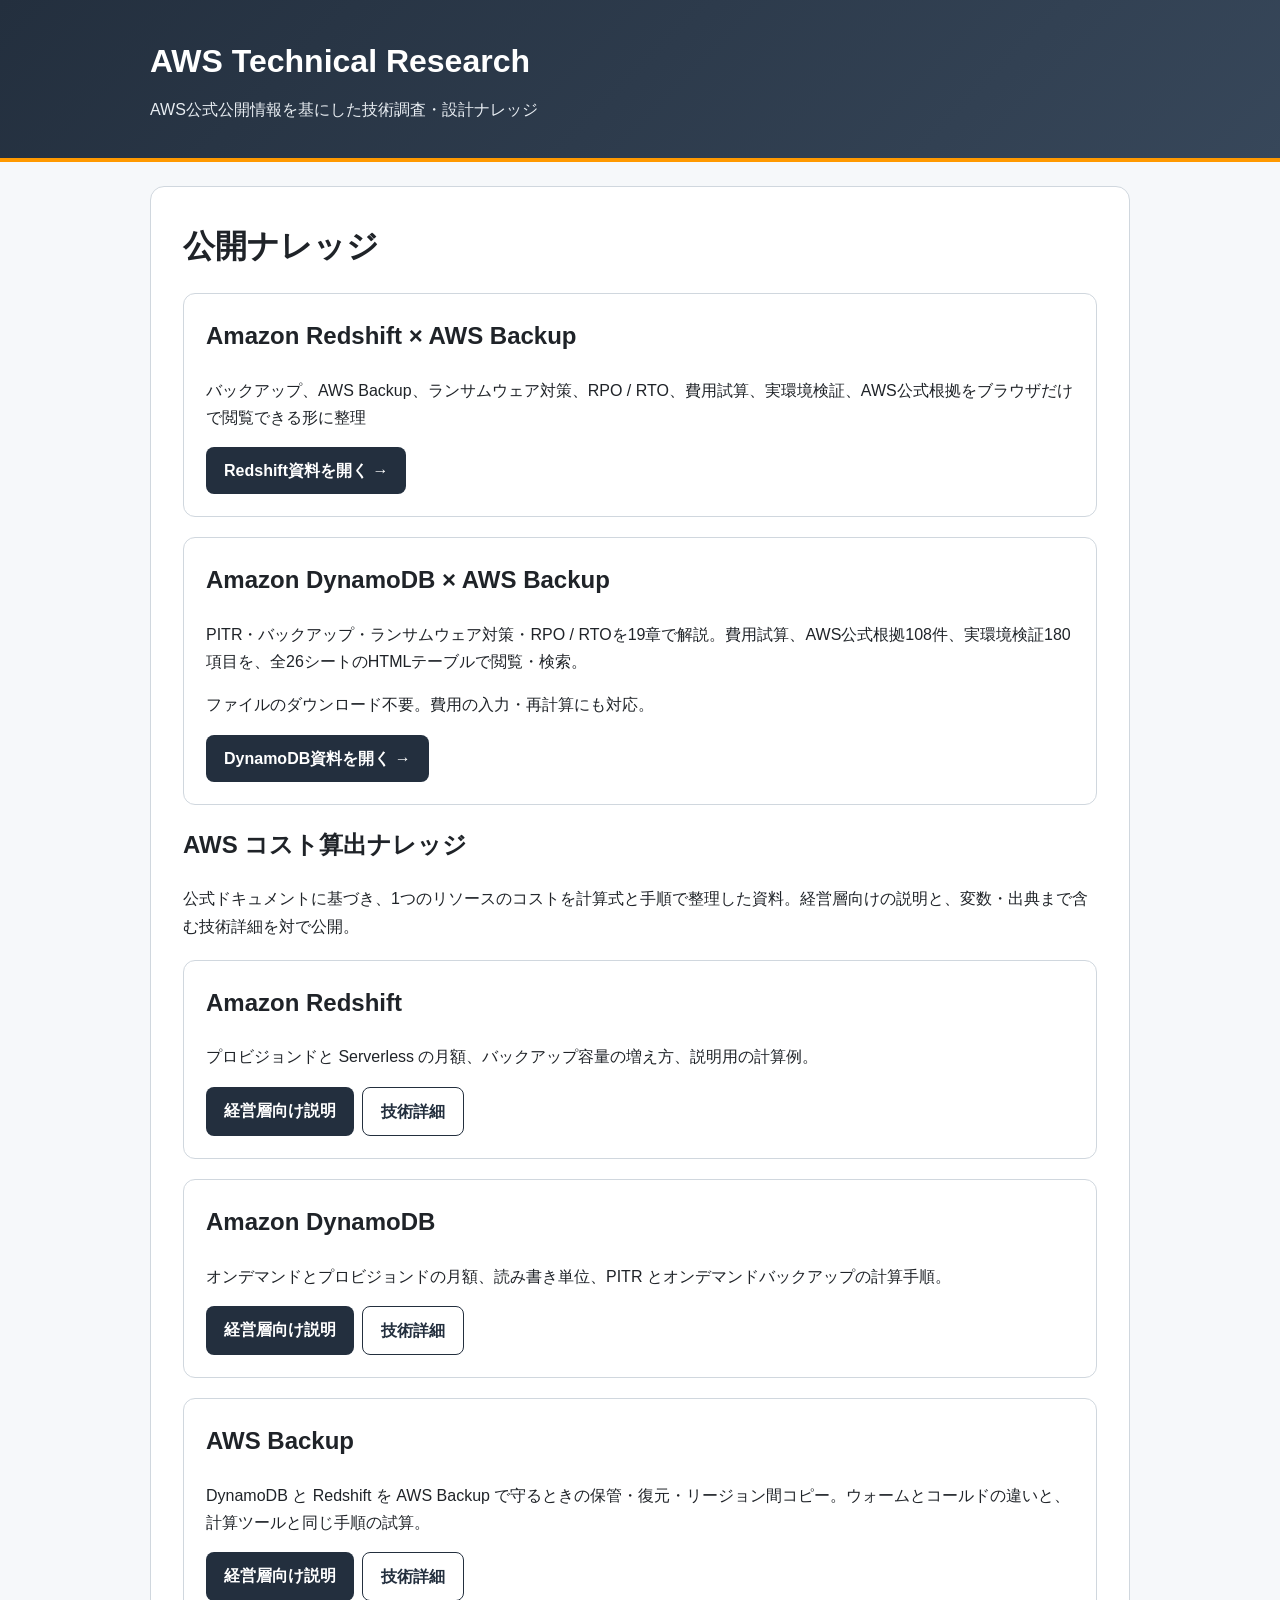
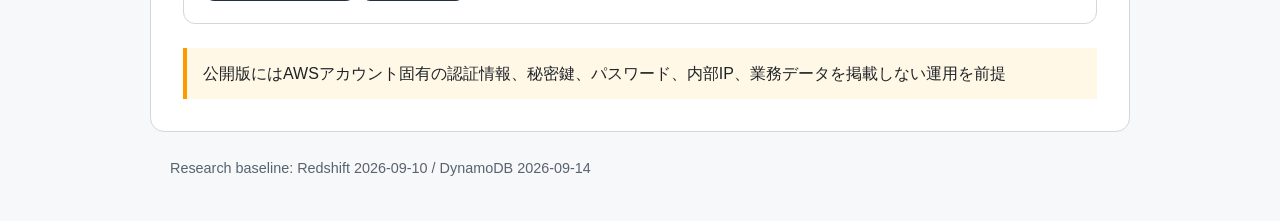
<file: index.html>
<!doctype html>
<html lang="ja">
<head>
<meta charset="utf-8">
<meta name="viewport" content="width=device-width,initial-scale=1">
<title>AWS Technical Research</title>
<style>
:root{--bg:#f6f8fa;--panel:#fff;--text:#1f2328;--line:#d0d7de;--link:#0969da;--aws:#232f3e;--orange:#ff9900}*{box-sizing:border-box}body{margin:0;background:var(--bg);color:var(--text);font-family:-apple-system,BlinkMacSystemFont,"Segoe UI","Noto Sans JP",Arial,sans-serif;line-height:1.7}header{background:linear-gradient(135deg,var(--aws),#37475a);color:#fff;border-bottom:4px solid var(--orange);padding:34px 20px}.wrap{max-width:980px;margin:auto}h1{margin:0}header p{margin:.5rem 0 0;color:#e8edf2}main{background:#fff;border:1px solid var(--line);border-radius:14px;margin:24px auto;padding:32px;max-width:980px}.card{border:1px solid var(--line);border-radius:12px;padding:22px;margin:20px 0;background:#fff}.card h2{margin-top:0}.button{display:inline-block;background:var(--aws);color:#fff;text-decoration:none;padding:10px 18px;border-radius:8px;font-weight:600}.button:hover{opacity:.9}.button.alt{background:#fff;color:var(--aws);border:1px solid var(--aws)}.actions{display:flex;flex-wrap:wrap;gap:8px}.note{border-left:4px solid var(--orange);background:#fff8e6;padding:12px 16px;margin-top:24px}footer{max-width:980px;margin:20px auto 40px;padding:0 20px;color:#59636e;font-size:.9rem}
</style>
</head>
<body>
<header><div class="wrap"><h1>AWS Technical Research</h1><p>AWS公式公開情報を基にした技術調査・設計ナレッジ</p></div></header>
<main>
<h1>公開ナレッジ</h1>
<div class="card">
<h2>Amazon Redshift × AWS Backup</h2>
<p>バックアップ、AWS Backup、ランサムウェア対策、RPO / RTO、費用試算、実環境検証、AWS公式根拠をブラウザだけで閲覧できる形に整理</p>
<a class="button" href="redshift/">Redshift資料を開く →</a>
</div>
<div class="card">
<h2>Amazon DynamoDB × AWS Backup</h2>
<p>PITR・バックアップ・ランサムウェア対策・RPO / RTOを19章で解説。費用試算、AWS公式根拠108件、実環境検証180項目を、全26シートのHTMLテーブルで閲覧・検索。</p>
<p>ファイルのダウンロード不要。費用の入力・再計算にも対応。</p>
<a class="button" href="dynamodb/">DynamoDB資料を開く →</a>
</div>
<h2>AWS コスト算出ナレッジ</h2>
<p>公式ドキュメントに基づき、1つのリソースのコストを計算式と手順で整理した資料。経営層向けの説明と、変数・出典まで含む技術詳細を対で公開。</p>
<div class="card">
<h2>Amazon Redshift</h2>
<p>プロビジョンドと Serverless の月額、バックアップ容量の増え方、説明用の計算例。</p>
<div class="actions">
<a class="button" href="cost/redshift/executive/">経営層向け説明</a>
<a class="button alt" href="cost/redshift/">技術詳細</a>
</div>
</div>
<div class="card">
<h2>Amazon DynamoDB</h2>
<p>オンデマンドとプロビジョンドの月額、読み書き単位、PITR とオンデマンドバックアップの計算手順。</p>
<div class="actions">
<a class="button" href="cost/dynamodb/executive/">経営層向け説明</a>
<a class="button alt" href="cost/dynamodb/">技術詳細</a>
</div>
</div>
<div class="card">
<h2>AWS Backup</h2>
<p>DynamoDB と Redshift を AWS Backup で守るときの保管・復元・リージョン間コピー。ウォームとコールドの違いと、計算ツールと同じ手順の試算。</p>
<div class="actions">
<a class="button" href="cost/aws-backup/executive/">経営層向け説明</a>
<a class="button alt" href="cost/aws-backup/">技術詳細</a>
</div>
</div>
<div class="note">公開版にはAWSアカウント固有の認証情報、秘密鍵、パスワード、内部IP、業務データを掲載しない運用を前提</div>
</main>
<footer>Research baseline: Redshift 2026-09-10 / DynamoDB 2026-09-14</footer>
</body>
</html>
</file>
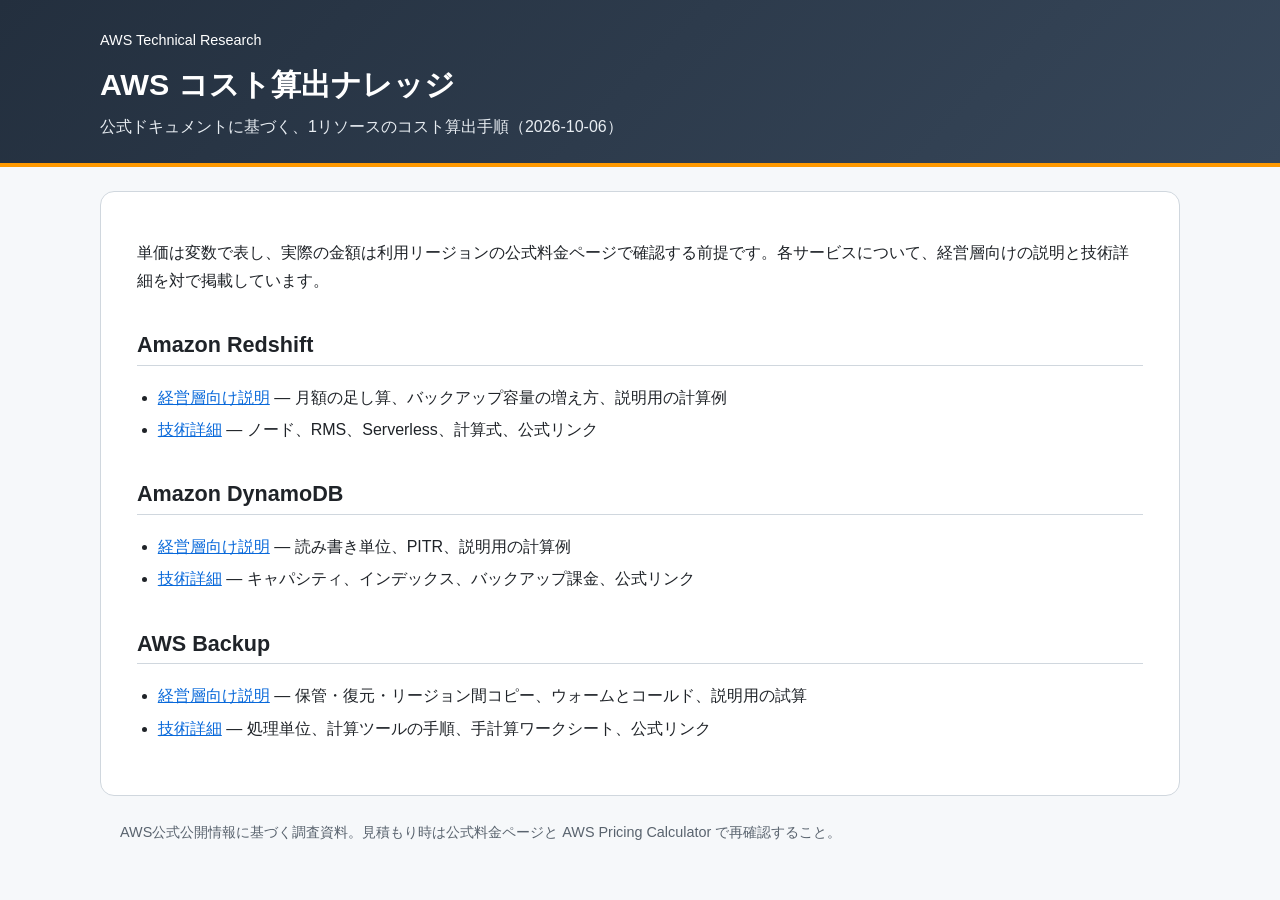
<file: cost/index.html>
<!doctype html>
<html lang="ja">
<head>
<meta charset="utf-8">
<meta name="viewport" content="width=device-width,initial-scale=1">
<title>AWS コスト算出ナレッジ</title>
<link rel="stylesheet" href="style.css">
</head>
<body>
<header>
<div class="wrap">
<p class="crumb"><a href="../">AWS Technical Research</a></p>
<h1>AWS コスト算出ナレッジ</h1>
<p class="sub">公式ドキュメントに基づく、1リソースのコスト算出手順（2026-10-06）</p>
</div>
</header>
<main>
<article>
<p>単価は変数で表し、実際の金額は利用リージョンの公式料金ページで確認する前提です。各サービスについて、経営層向けの説明と技術詳細を対で掲載しています。</p>
<h2>Amazon Redshift</h2>
<ul>
<li><a href="redshift/executive/">経営層向け説明</a> — 月額の足し算、バックアップ容量の増え方、説明用の計算例</li>
<li><a href="redshift/">技術詳細</a> — ノード、RMS、Serverless、計算式、公式リンク</li>
</ul>
<h2>Amazon DynamoDB</h2>
<ul>
<li><a href="dynamodb/executive/">経営層向け説明</a> — 読み書き単位、PITR、説明用の計算例</li>
<li><a href="dynamodb/">技術詳細</a> — キャパシティ、インデックス、バックアップ課金、公式リンク</li>
</ul>
<h2>AWS Backup</h2>
<ul>
<li><a href="aws-backup/executive/">経営層向け説明</a> — 保管・復元・リージョン間コピー、ウォームとコールド、説明用の試算</li>
<li><a href="aws-backup/">技術詳細</a> — 処理単位、計算ツールの手順、手計算ワークシート、公式リンク</li>
</ul>
</article>
</main>
<footer>AWS公式公開情報に基づく調査資料。見積もり時は公式料金ページと AWS Pricing Calculator で再確認すること。</footer>
</body>
</html>
</file>
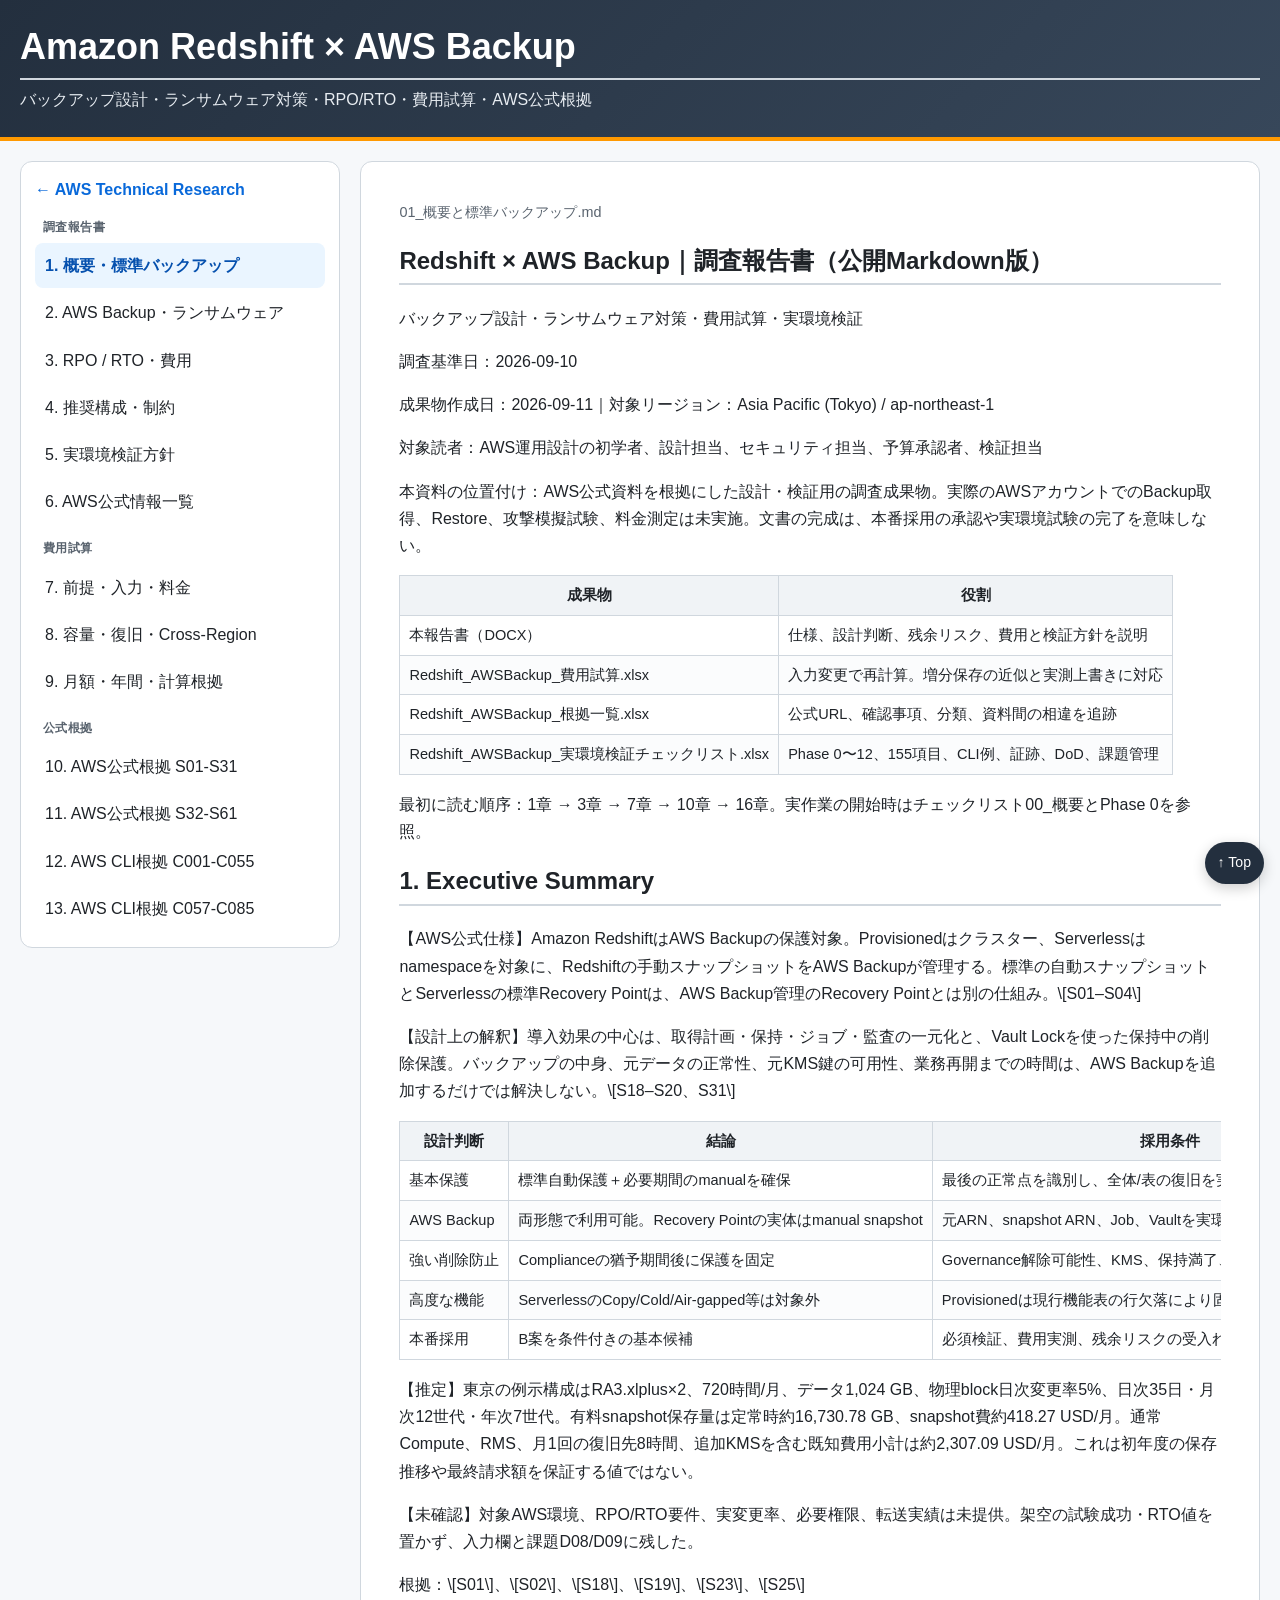
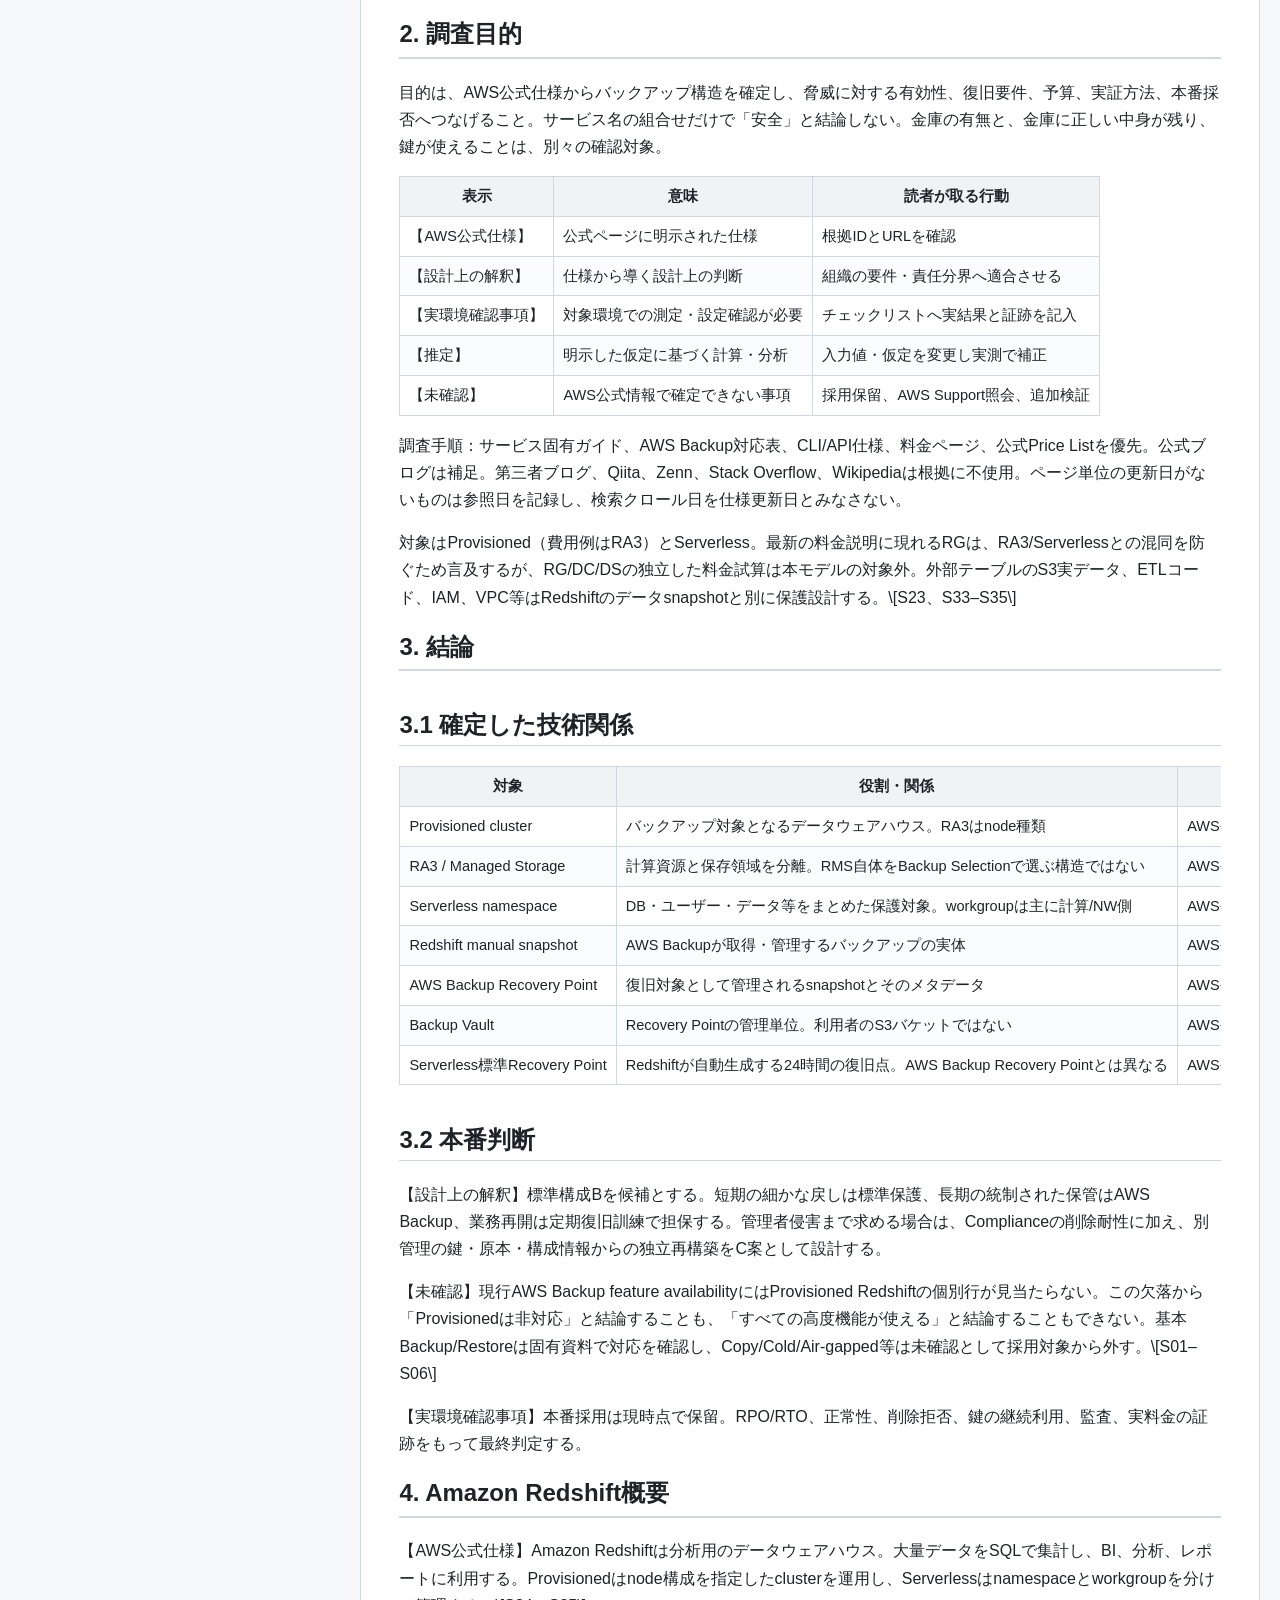
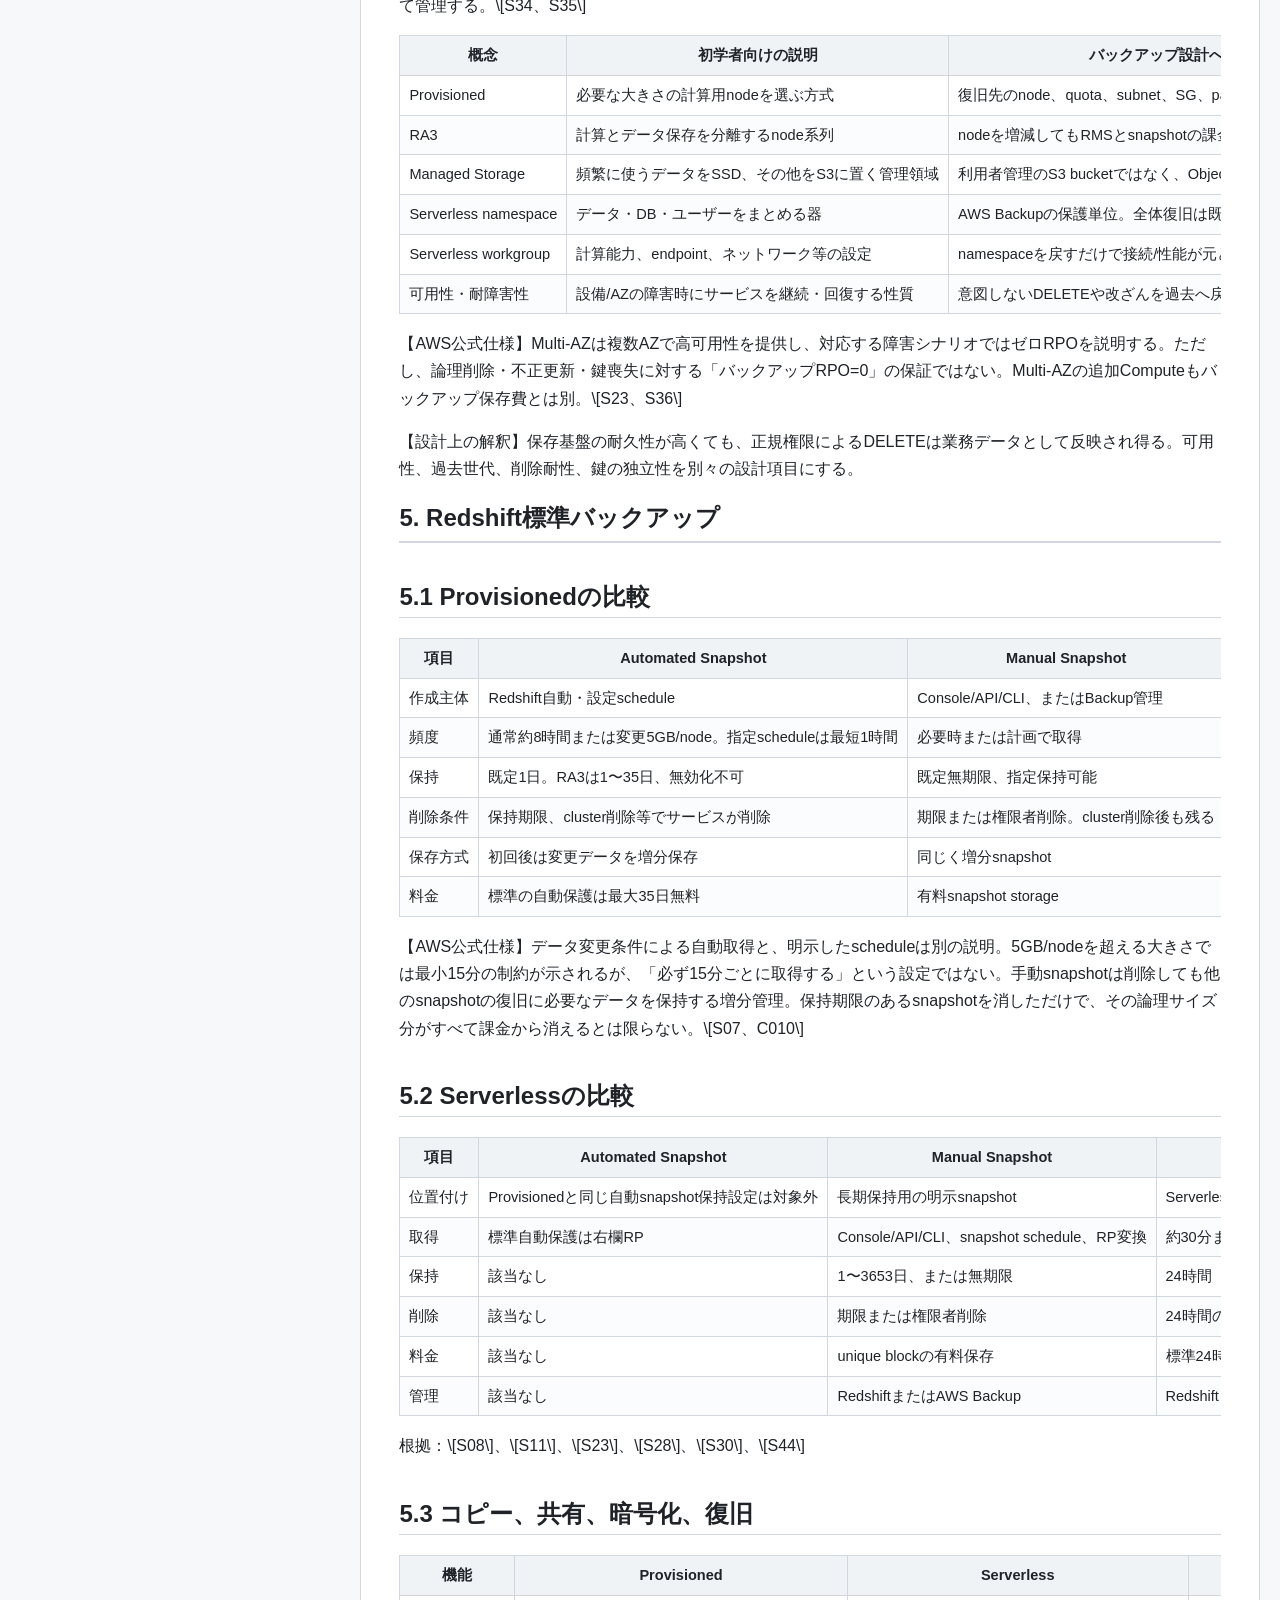
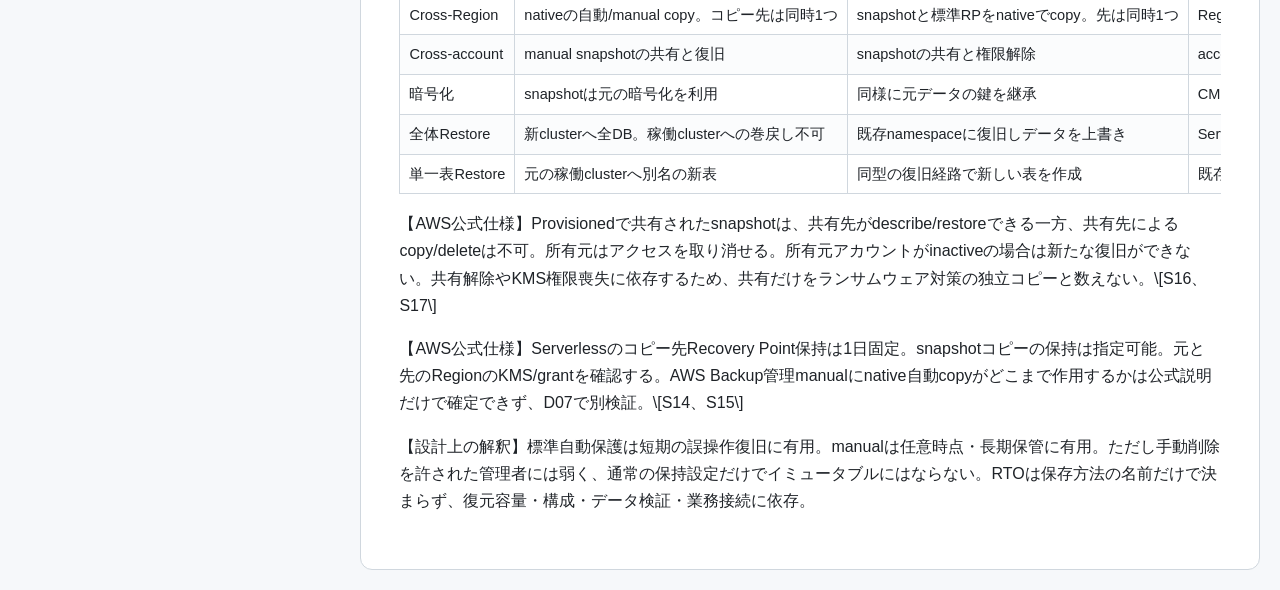
<file: redshift/index.html>
<!doctype html>
<html lang="ja">
<head>
<meta charset="utf-8">
<meta name="viewport" content="width=device-width,initial-scale=1">
<title>Amazon Redshift × AWS Backup</title>
<style>
:root{--bg:#f6f8fa;--panel:#fff;--text:#1f2328;--muted:#59636e;--line:#d0d7de;--link:#0969da;--aws:#232f3e;--orange:#ff9900}*{box-sizing:border-box}html{scroll-behavior:smooth}body{margin:0;background:var(--bg);color:var(--text);font-family:-apple-system,BlinkMacSystemFont,"Segoe UI","Noto Sans JP",Arial,sans-serif;line-height:1.7}header{background:linear-gradient(135deg,var(--aws),#37475a);color:#fff;border-bottom:4px solid var(--orange);padding:24px 20px}header .inner{max-width:1450px;margin:auto}header h1{margin:0;font-size:clamp(1.45rem,3vw,2.25rem)}header p{margin:.35rem 0 0;color:#e8edf2}.layout{max-width:1450px;margin:0 auto;display:grid;grid-template-columns:320px minmax(0,1fr);gap:20px;padding:20px}.sidebar{position:sticky;top:12px;align-self:start;max-height:calc(100vh - 24px);overflow:auto;background:var(--panel);border:1px solid var(--line);border-radius:12px;padding:14px}.sidebar a.home{display:block;margin-bottom:12px;color:var(--link);text-decoration:none;font-weight:600}.navbtn{display:block;width:100%;text-align:left;border:0;background:transparent;border-radius:8px;padding:9px 10px;margin:2px 0;cursor:pointer;color:var(--text);font:inherit}.navbtn:hover{background:#f0f3f6}.navbtn.active{background:#eaf5ff;color:#0550ae;font-weight:700}.group{font-size:.78rem;color:var(--muted);font-weight:700;text-transform:uppercase;letter-spacing:.04em;margin:14px 8px 5px}main{min-width:0;background:var(--panel);border:1px solid var(--line);border-radius:12px;padding:clamp(18px,3vw,40px)}#status{color:var(--muted);font-size:.9rem;margin-bottom:8px}h1,h2,h3,h4{line-height:1.3;scroll-margin-top:18px}h1{border-bottom:2px solid var(--line);padding-bottom:.45rem}h2{margin-top:2.4rem;border-bottom:1px solid var(--line);padding-bottom:.3rem}h3{margin-top:1.8rem}a{color:var(--link)}blockquote{margin:1rem 0;padding:.7rem 1rem;border-left:4px solid var(--orange);background:#fff8e6}code{background:#eff1f3;padding:.14em .35em;border-radius:4px}pre{overflow:auto;background:#0d1117;color:#e6edf3;padding:15px;border-radius:8px}pre code{background:transparent;padding:0}table{border-collapse:collapse;width:100%;display:block;overflow-x:auto;white-space:nowrap;font-size:.91rem;margin:1rem 0}th,td{border:1px solid var(--line);padding:7px 9px;vertical-align:top}th{background:#f0f3f6}tr:nth-child(even) td{background:#fbfcfd}hr{border:0;border-top:1px solid var(--line);margin:2.5rem 0}.error{background:#fff1f0;border:1px solid #ffccc7;padding:14px;border-radius:8px;color:#8c1d18}.top{position:fixed;right:16px;bottom:16px;background:var(--aws);color:#fff!important;text-decoration:none;border-radius:999px;padding:9px 13px;box-shadow:0 4px 14px #0003;font-size:.88rem}
@media(max-width:900px){.layout{display:block;padding:10px}.sidebar{position:relative;top:auto;max-height:none;margin-bottom:10px}main{padding:18px}header{padding:20px 14px}table{font-size:.84rem}}
@media print{header,.sidebar,.top{display:none}.layout{display:block;padding:0}main{border:0}}
</style>
</head>
<body>
<header><div class="inner"><h1>Amazon Redshift × AWS Backup</h1><p>バックアップ設計・ランサムウェア対策・RPO/RTO・費用試算・AWS公式根拠</p></div></header>
<div class="layout">
<aside class="sidebar">
<a class="home" href="../">← AWS Technical Research</a>
<div class="group">調査報告書</div>
<button class="navbtn" data-file="01_概要と標準バックアップ.md">1. 概要・標準バックアップ</button>
<button class="navbtn" data-file="02_AWSBackupとランサムウェア対策.md">2. AWS Backup・ランサムウェア</button>
<button class="navbtn" data-file="03_RPO_RTOと費用.md">3. RPO / RTO・費用</button>
<button class="navbtn" data-file="04_推奨構成と制約.md">4. 推奨構成・制約</button>
<button class="navbtn" data-file="05_実環境検証方針.md">5. 実環境検証方針</button>
<button class="navbtn" data-file="06_AWS公式情報一覧.md">6. AWS公式情報一覧</button>
<div class="group">費用試算</div>
<button class="navbtn" data-file="07_費用試算_前提入力料金.md">7. 前提・入力・料金</button>
<button class="navbtn" data-file="08_費用試算_容量復旧クロスリージョン.md">8. 容量・復旧・Cross-Region</button>
<button class="navbtn" data-file="09_費用試算_月額年間計算根拠.md">9. 月額・年間・計算根拠</button>
<div class="group">公式根拠</div>
<button class="navbtn" data-file="10_AWS公式根拠_S01-S31.md">10. AWS公式根拠 S01-S31</button>
<button class="navbtn" data-file="11_AWS公式根拠_S32-S61.md">11. AWS公式根拠 S32-S61</button>
<button class="navbtn" data-file="12_AWS_CLI根拠_C001-C055.md">12. AWS CLI根拠 C001-C055</button>
<button class="navbtn" data-file="13_AWS_CLI根拠_C057-C085.md">13. AWS CLI根拠 C057-C085</button>
</aside>
<main id="top"><div id="status">読み込み中...</div><article id="content"></article></main>
</div>
<a class="top" href="#top">↑ Top</a>
<script>
const buttons=[...document.querySelectorAll('.navbtn')];
const content=document.getElementById('content');
const statusEl=document.getElementById('status');
function esc(s){return s.replace(/&/g,'&amp;').replace(/</g,'&lt;').replace(/>/g,'&gt;').replace(/"/g,'&quot;')}
function inline(s){s=esc(s);s=s.replace(/`([^`]+)`/g,'<code>$1</code>');s=s.replace(/\[([^\]]+)\]\((https?:\/\/[^\s)]+|[^)]+)\)/g,'<a href="$2" target="_blank" rel="noopener">$1</a>');s=s.replace(/\*\*([^*]+)\*\*/g,'<strong>$1</strong>');s=s.replace(/__([^_]+)__/g,'<strong>$1</strong>');s=s.replace(/(^|\s)\*([^*]+)\*/g,'$1<em>$2</em>');return s}
function render(md){const lines=md.replace(/\r/g,'').split('\n');let out='',i=0,inCode=false,code=[];const closeLists=()=>{if(out.endsWith('<!--ul-->'))out=out.slice(0,-9)+'</ul>';if(out.endsWith('<!--ol-->'))out=out.slice(0,-9)+'</ol>'};while(i<lines.length){let line=lines[i];if(line.startsWith('```')){if(!inCode){closeLists();inCode=true;code=[]}else{out+='<pre><code>'+esc(code.join('\n'))+'</code></pre>';inCode=false}i++;continue}if(inCode){code.push(line);i++;continue}if(!line.trim()){closeLists();i++;continue}const hm=line.match(/^(#{1,4})\s+(.+)$/);if(hm){closeLists();const n=hm[1].length;const txt=hm[2];const id=txt.replace(/[^\p{L}\p{N}]+/gu,'-').replace(/^-|-$/g,'').toLowerCase();out+=`<h${n} id="${id}">${inline(txt)}</h${n}>`;i++;continue}if(/^\s*>\s?/.test(line)){closeLists();let q=[];while(i<lines.length&&/^\s*>\s?/.test(lines[i])){q.push(lines[i].replace(/^\s*>\s?/,''));i++}out+='<blockquote>'+q.map(inline).join('<br>')+'</blockquote>';continue}if(/^\s*[-*+]\s+/.test(line)){if(!out.endsWith('<!--ul-->')){closeLists();out+='<ul><!--ul-->'}out=out.slice(0,-9)+`<li>${inline(line.replace(/^\s*[-*+]\s+/,''))}</li><!--ul-->`;i++;continue}if(/^\s*\d+\.\s+/.test(line)){if(!out.endsWith('<!--ol-->')){closeLists();out+='<ol><!--ol-->'}out=out.slice(0,-9)+`<li>${inline(line.replace(/^\s*\d+\.\s+/,''))}</li><!--ol-->`;i++;continue}if(line.includes('|')&&i+1<lines.length&&/^\s*\|?\s*:?-{3,}/.test(lines[i+1])){closeLists();const rows=[];const split=r=>r.trim().replace(/^\||\|$/g,'').split('|').map(x=>x.trim());rows.push(split(line));i+=2;while(i<lines.length&&lines[i].includes('|')&&lines[i].trim()){rows.push(split(lines[i]));i++}out+='<table><thead><tr>'+rows[0].map(c=>'<th>'+inline(c)+'</th>').join('')+'</tr></thead><tbody>'+rows.slice(1).map(r=>'<tr>'+r.map(c=>'<td>'+inline(c)+'</td>').join('')+'</tr>').join('')+'</tbody></table>';continue}if(/^\s*---+\s*$/.test(line)){closeLists();out+='<hr>';i++;continue}closeLists();let p=[line];i++;while(i<lines.length&&lines[i].trim()&&!/^(#{1,4})\s+/.test(lines[i])&&!/^\s*>/.test(lines[i])&&!/^\s*[-*+]\s+/.test(lines[i])&&!/^\s*\d+\.\s+/.test(lines[i])&&!lines[i].startsWith('```')&&!/^\s*---+\s*$/.test(lines[i])){if(lines[i].includes('|')&&i+1<lines.length&&/^\s*\|?\s*:?-{3,}/.test(lines[i+1]))break;p.push(lines[i]);i++}out+='<p>'+p.map(inline).join('<br>')+'</p>'}closeLists();return out}
async function load(file,btn){buttons.forEach(b=>b.classList.toggle('active',b===btn));statusEl.textContent='読み込み中: '+file;try{const r=await fetch(encodeURI(file),{cache:'no-cache'});if(!r.ok)throw new Error('HTTP '+r.status);const md=await r.text();content.innerHTML=render(md);statusEl.textContent=file;history.replaceState(null,'','#'+encodeURIComponent(file));window.scrollTo({top:0,behavior:'smooth'})}catch(e){content.innerHTML='<div class="error">資料を読み込めませんでした: '+esc(String(e))+'</div>';statusEl.textContent='読み込み失敗'}}
buttons.forEach(b=>b.addEventListener('click',()=>load(b.dataset.file,b)));
let requested='';try{requested=decodeURIComponent(location.hash.slice(1))}catch(e){}const first=buttons.find(b=>b.dataset.file===requested)||buttons[0];load(first.dataset.file,first);
</script>
</body>
</html>
</file>
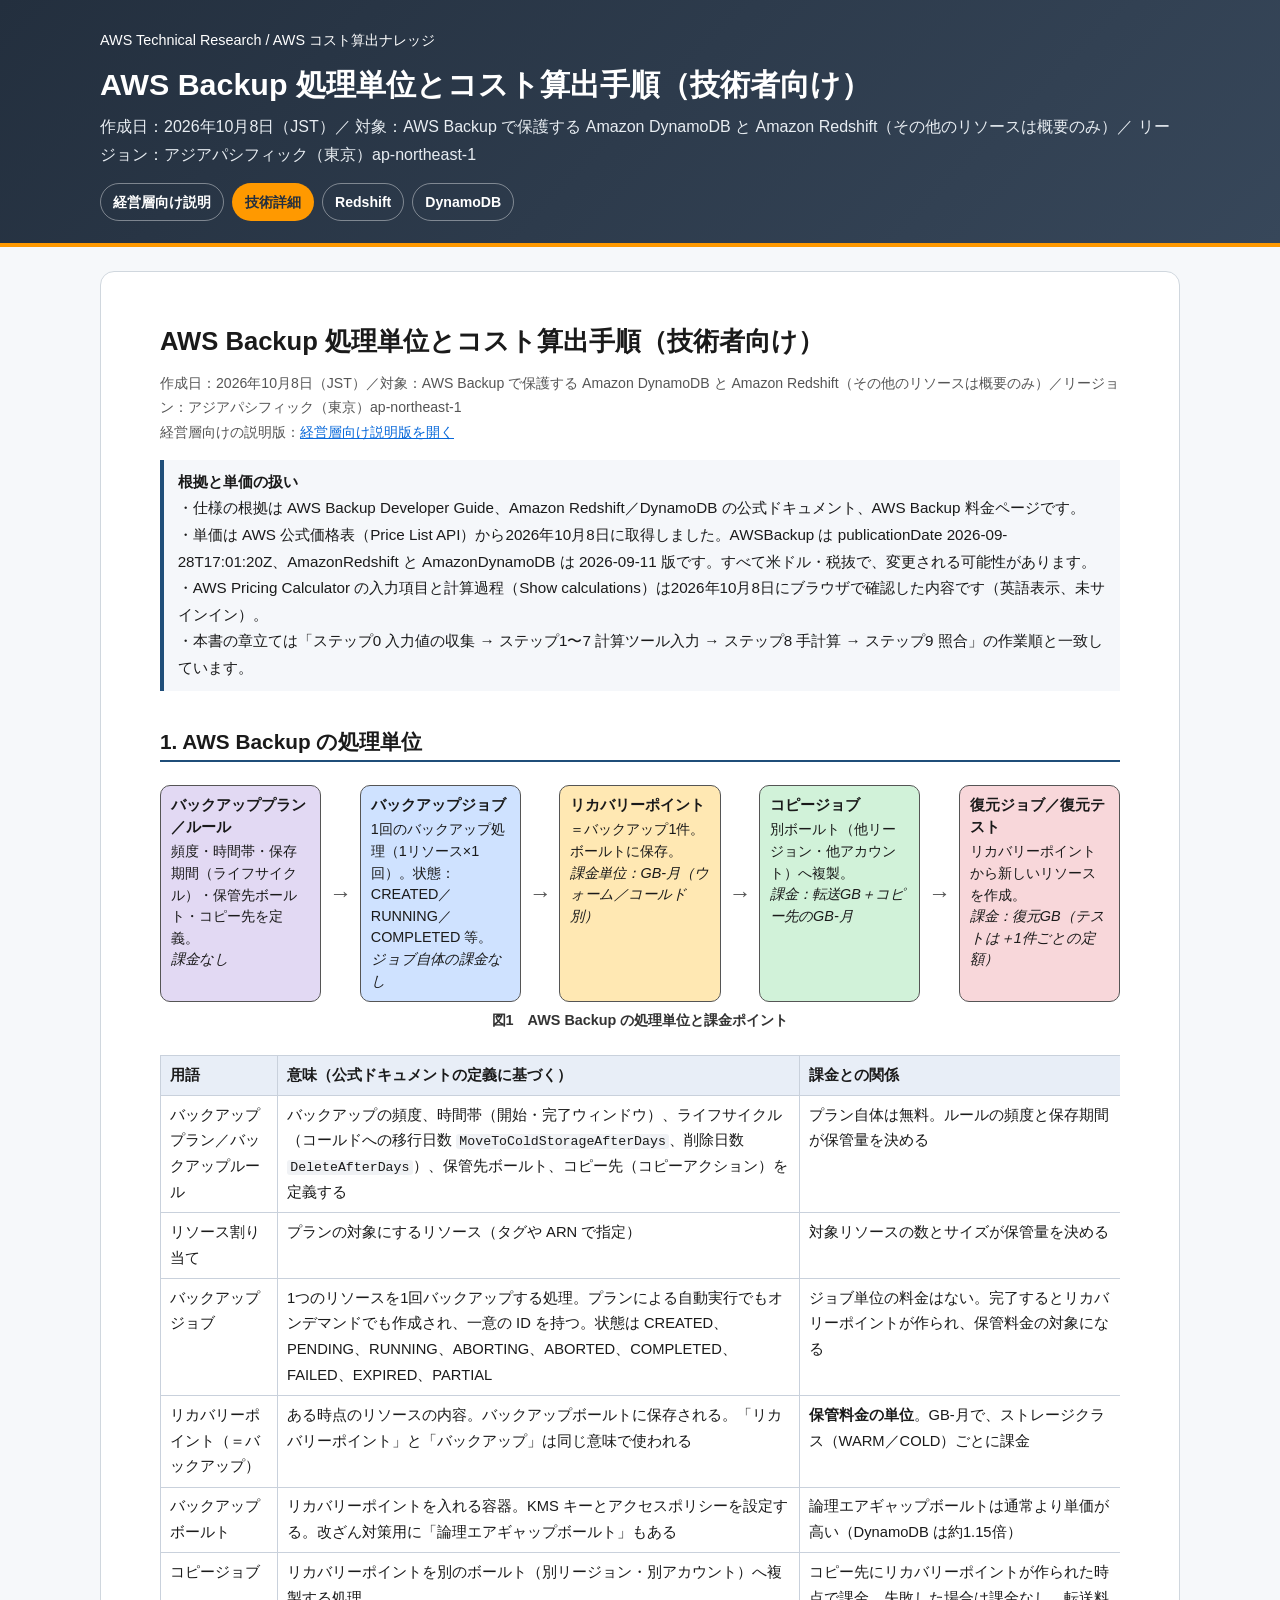
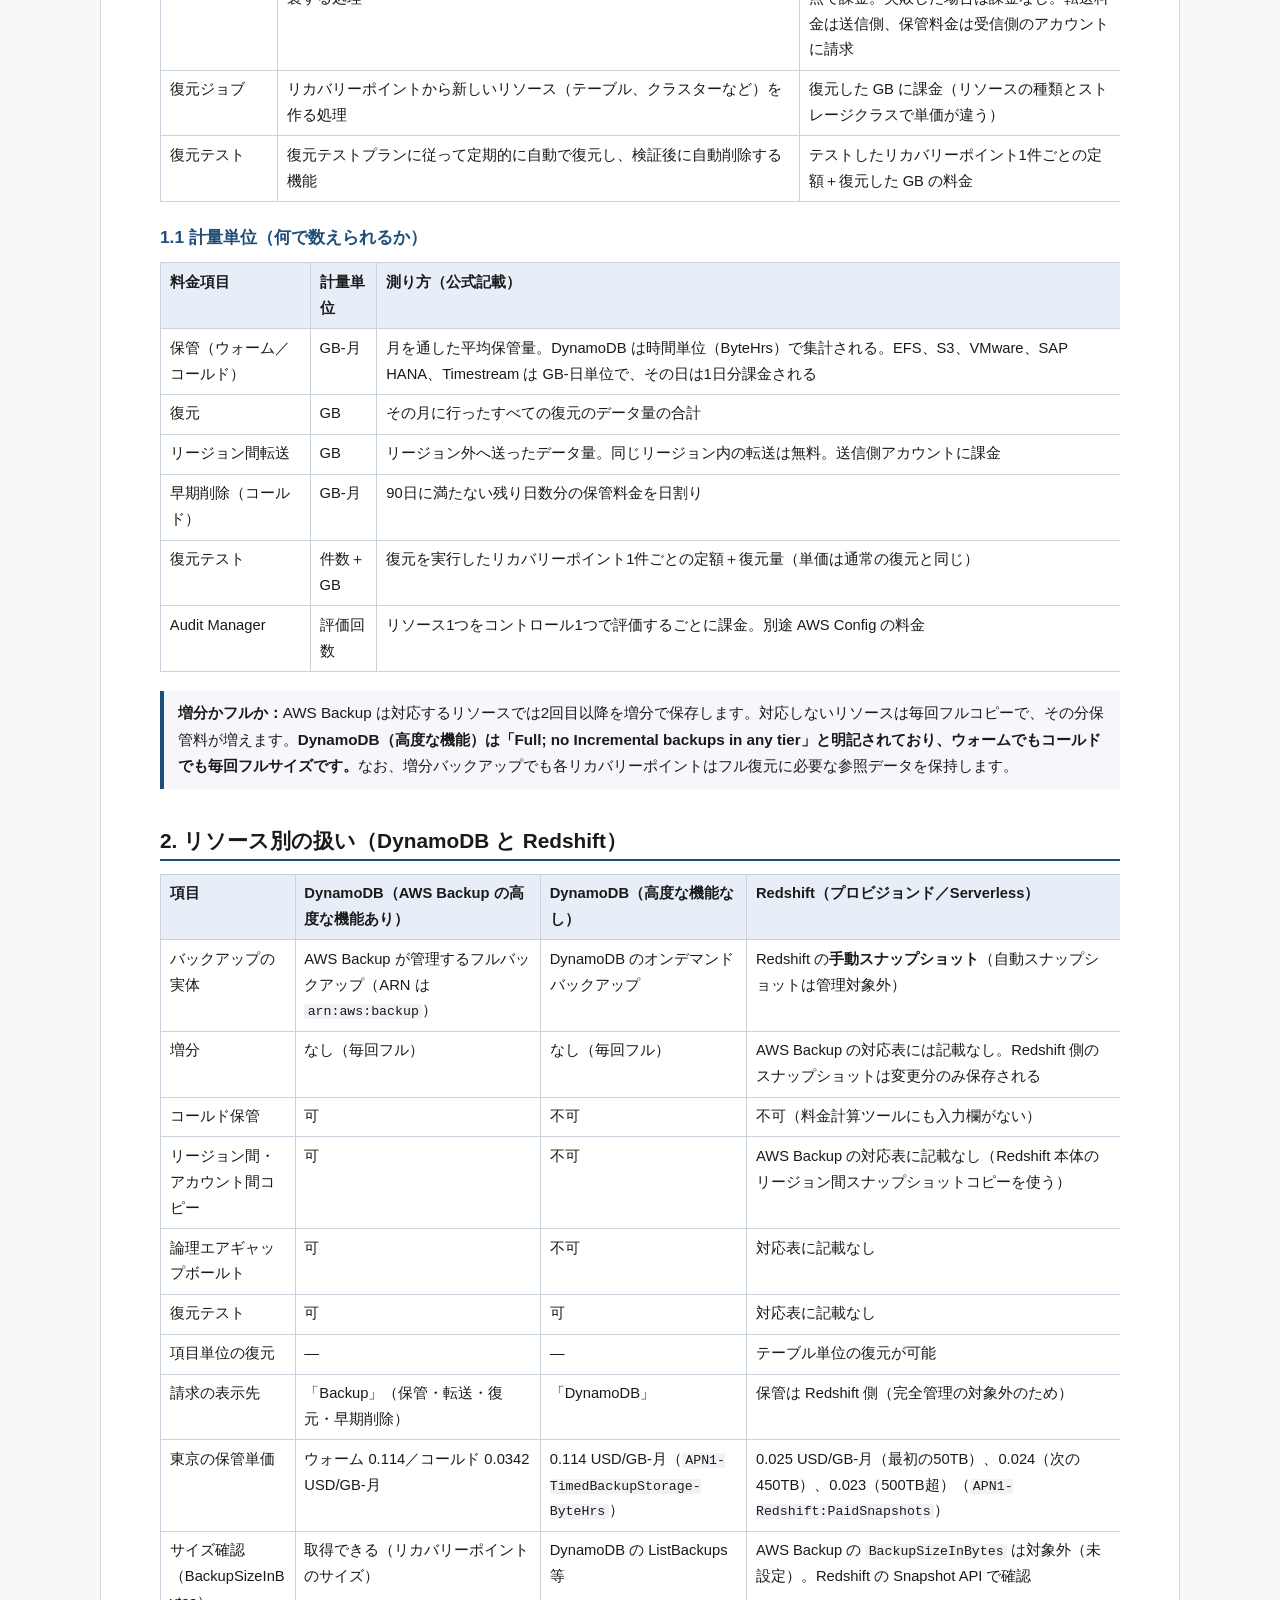
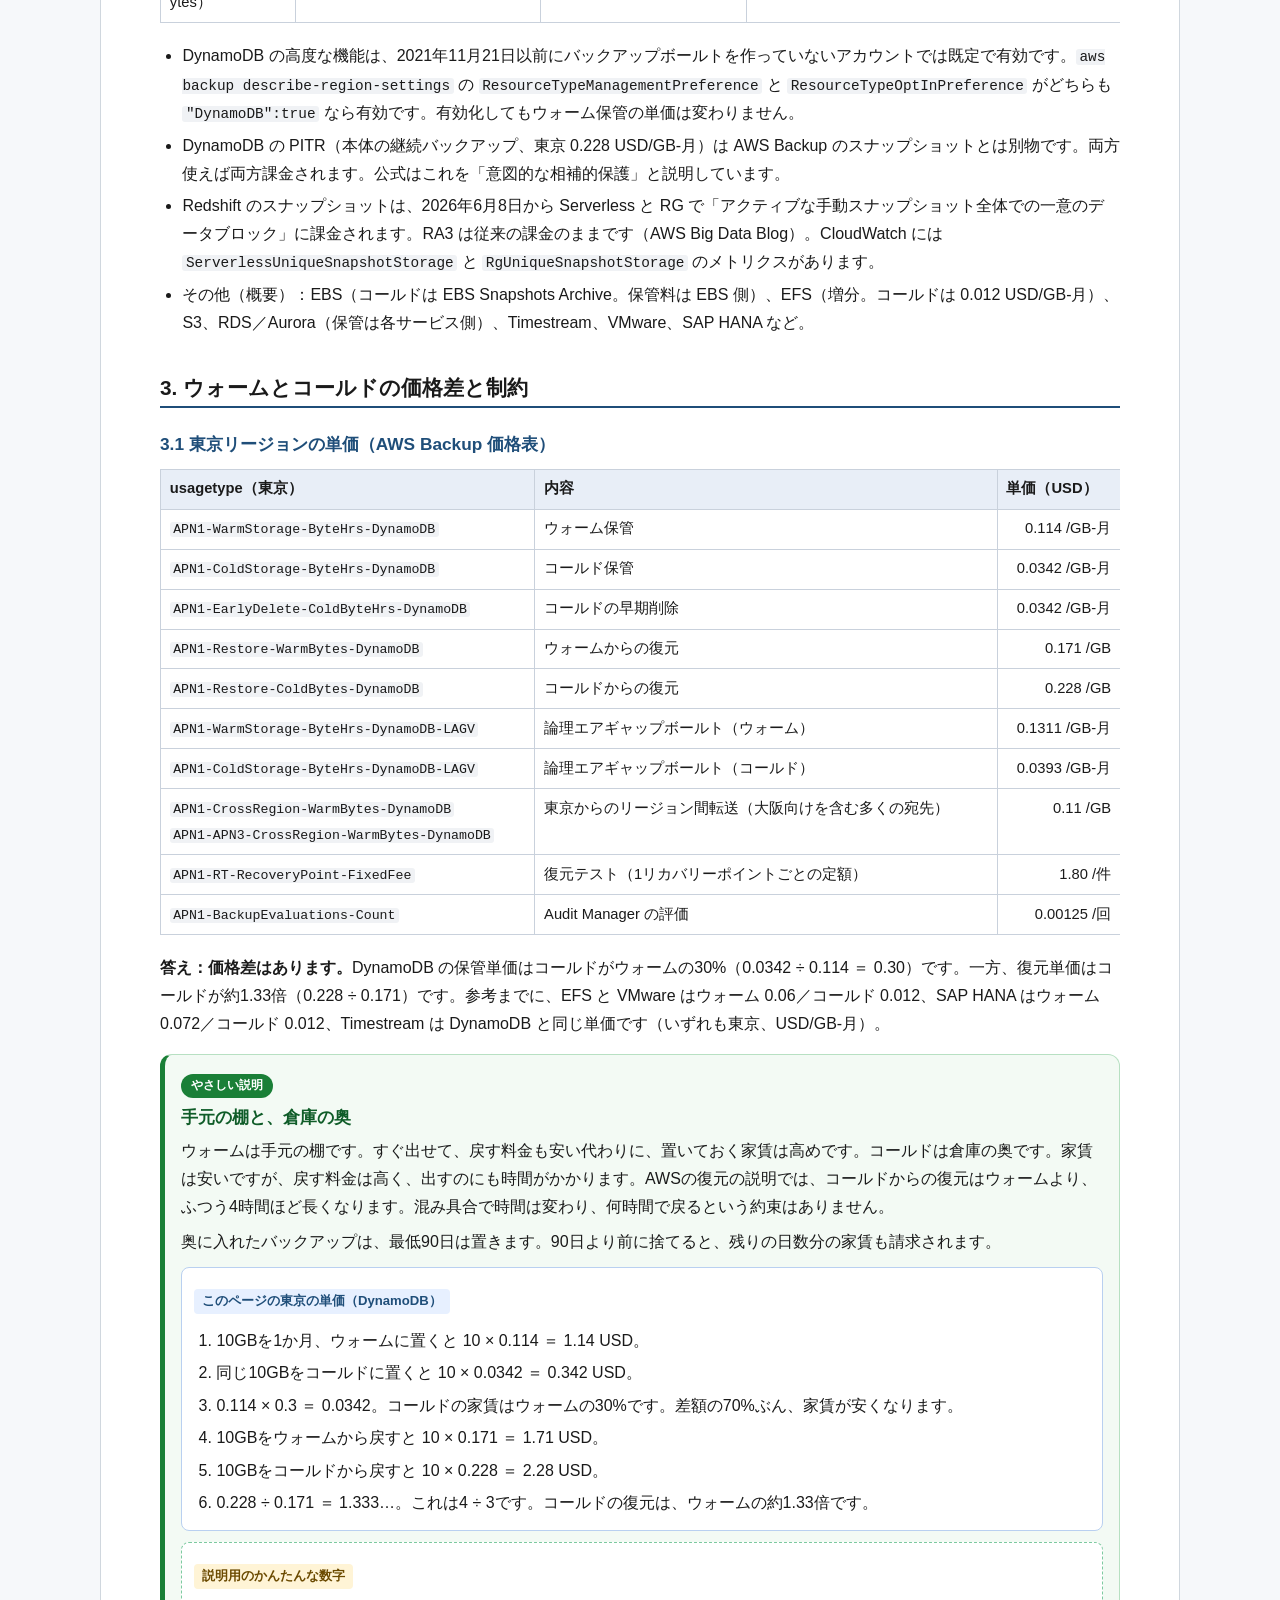
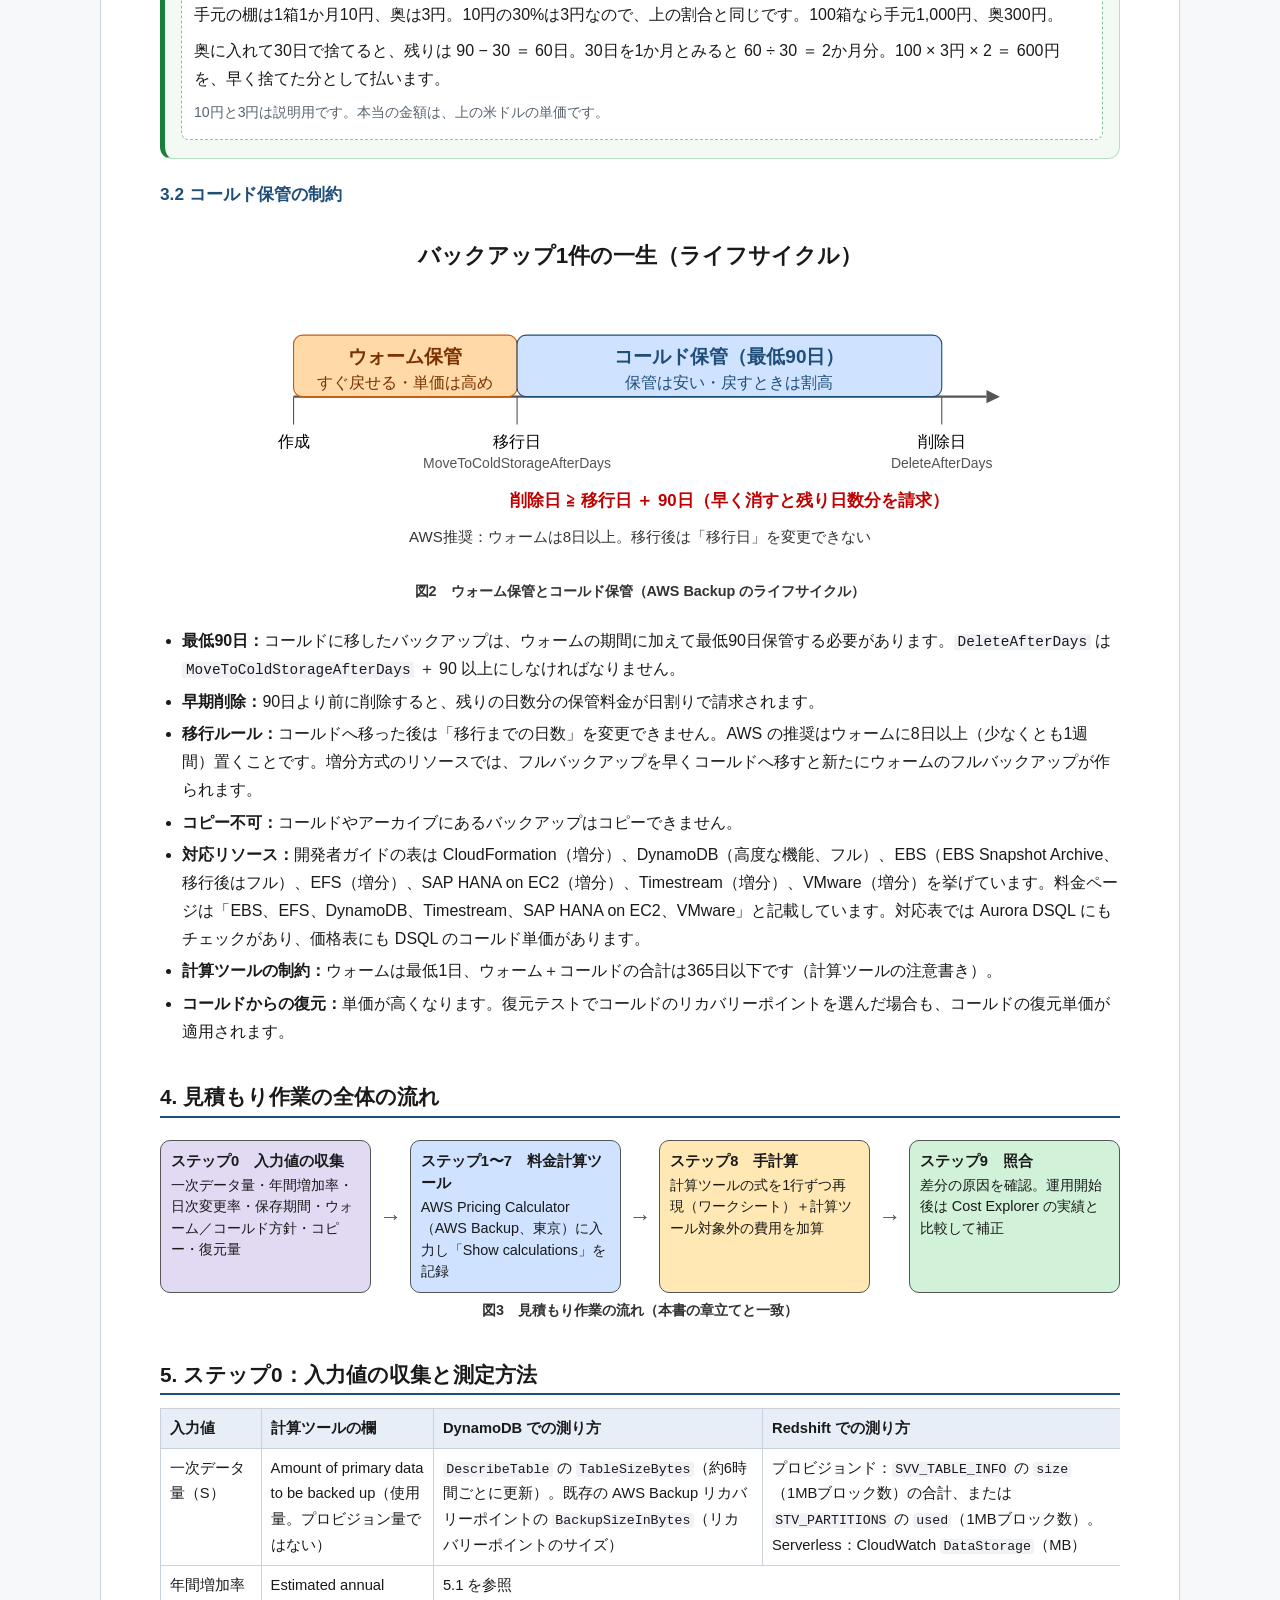
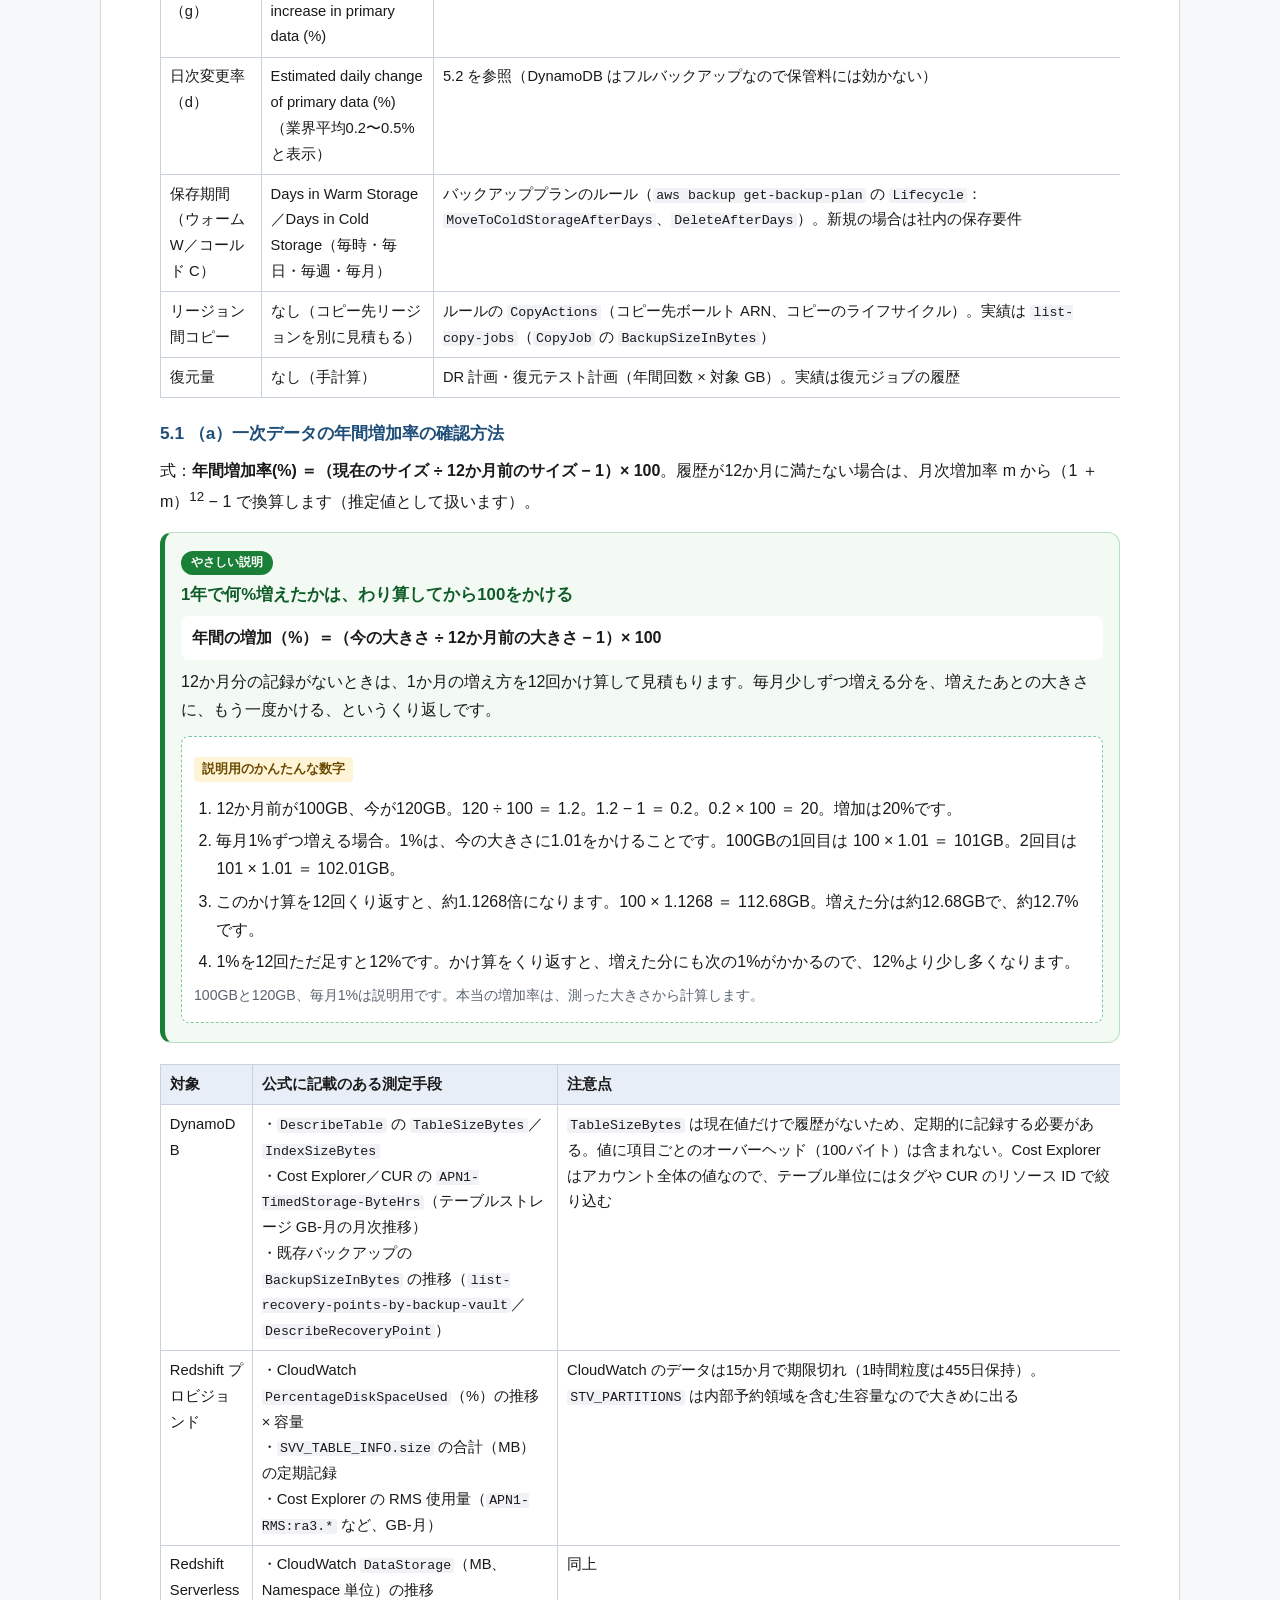
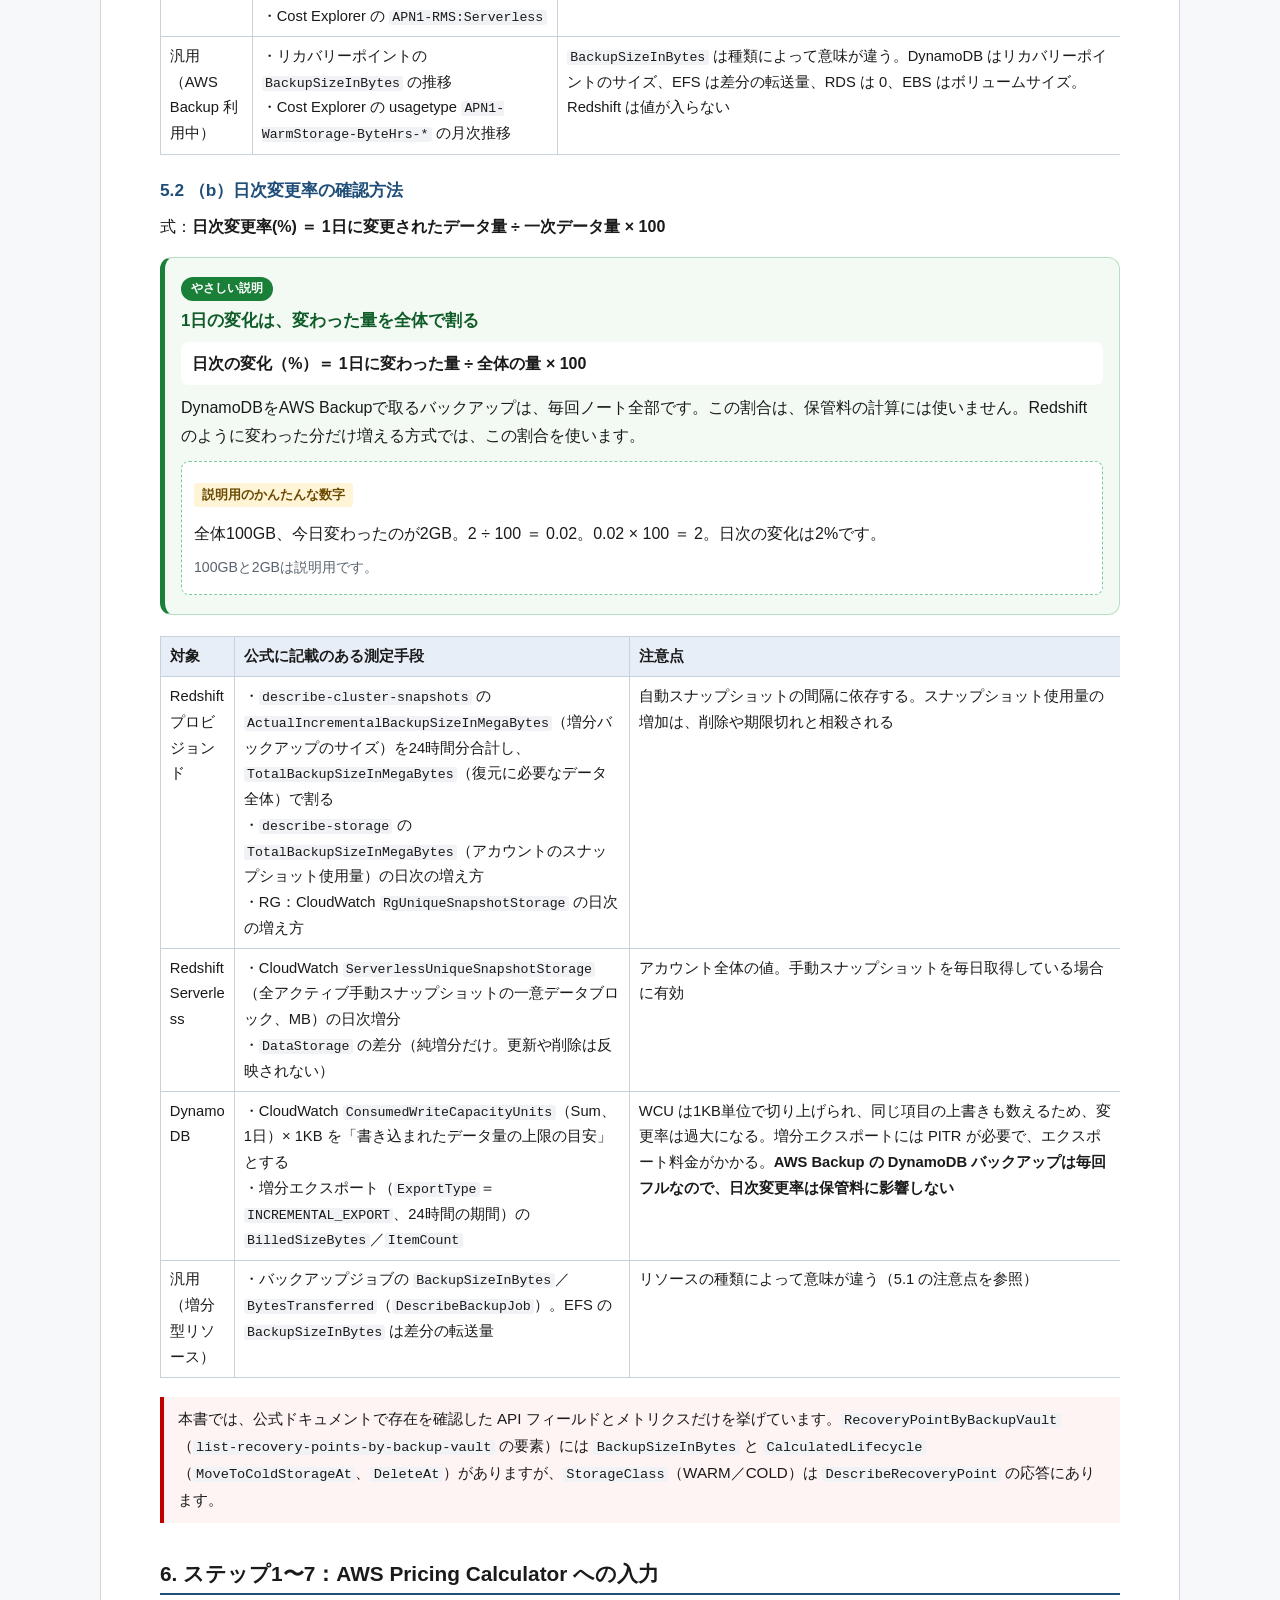
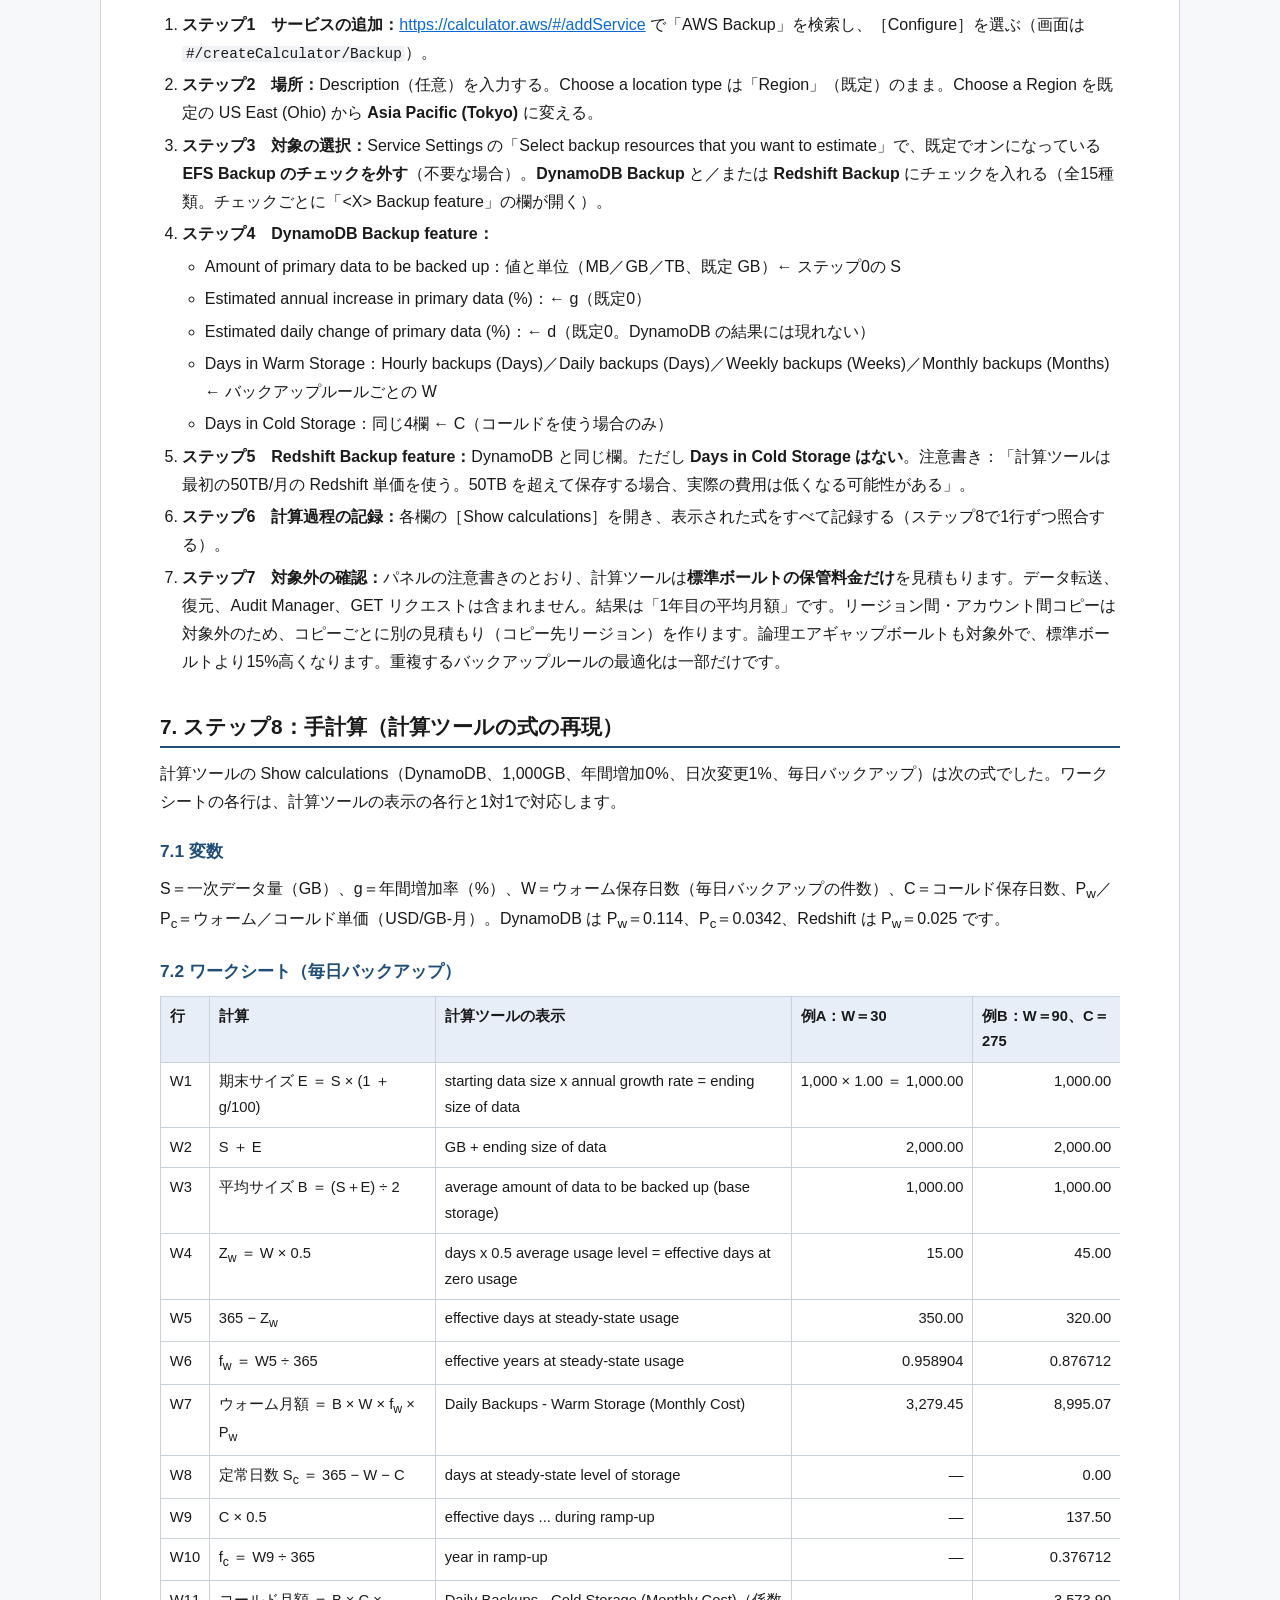
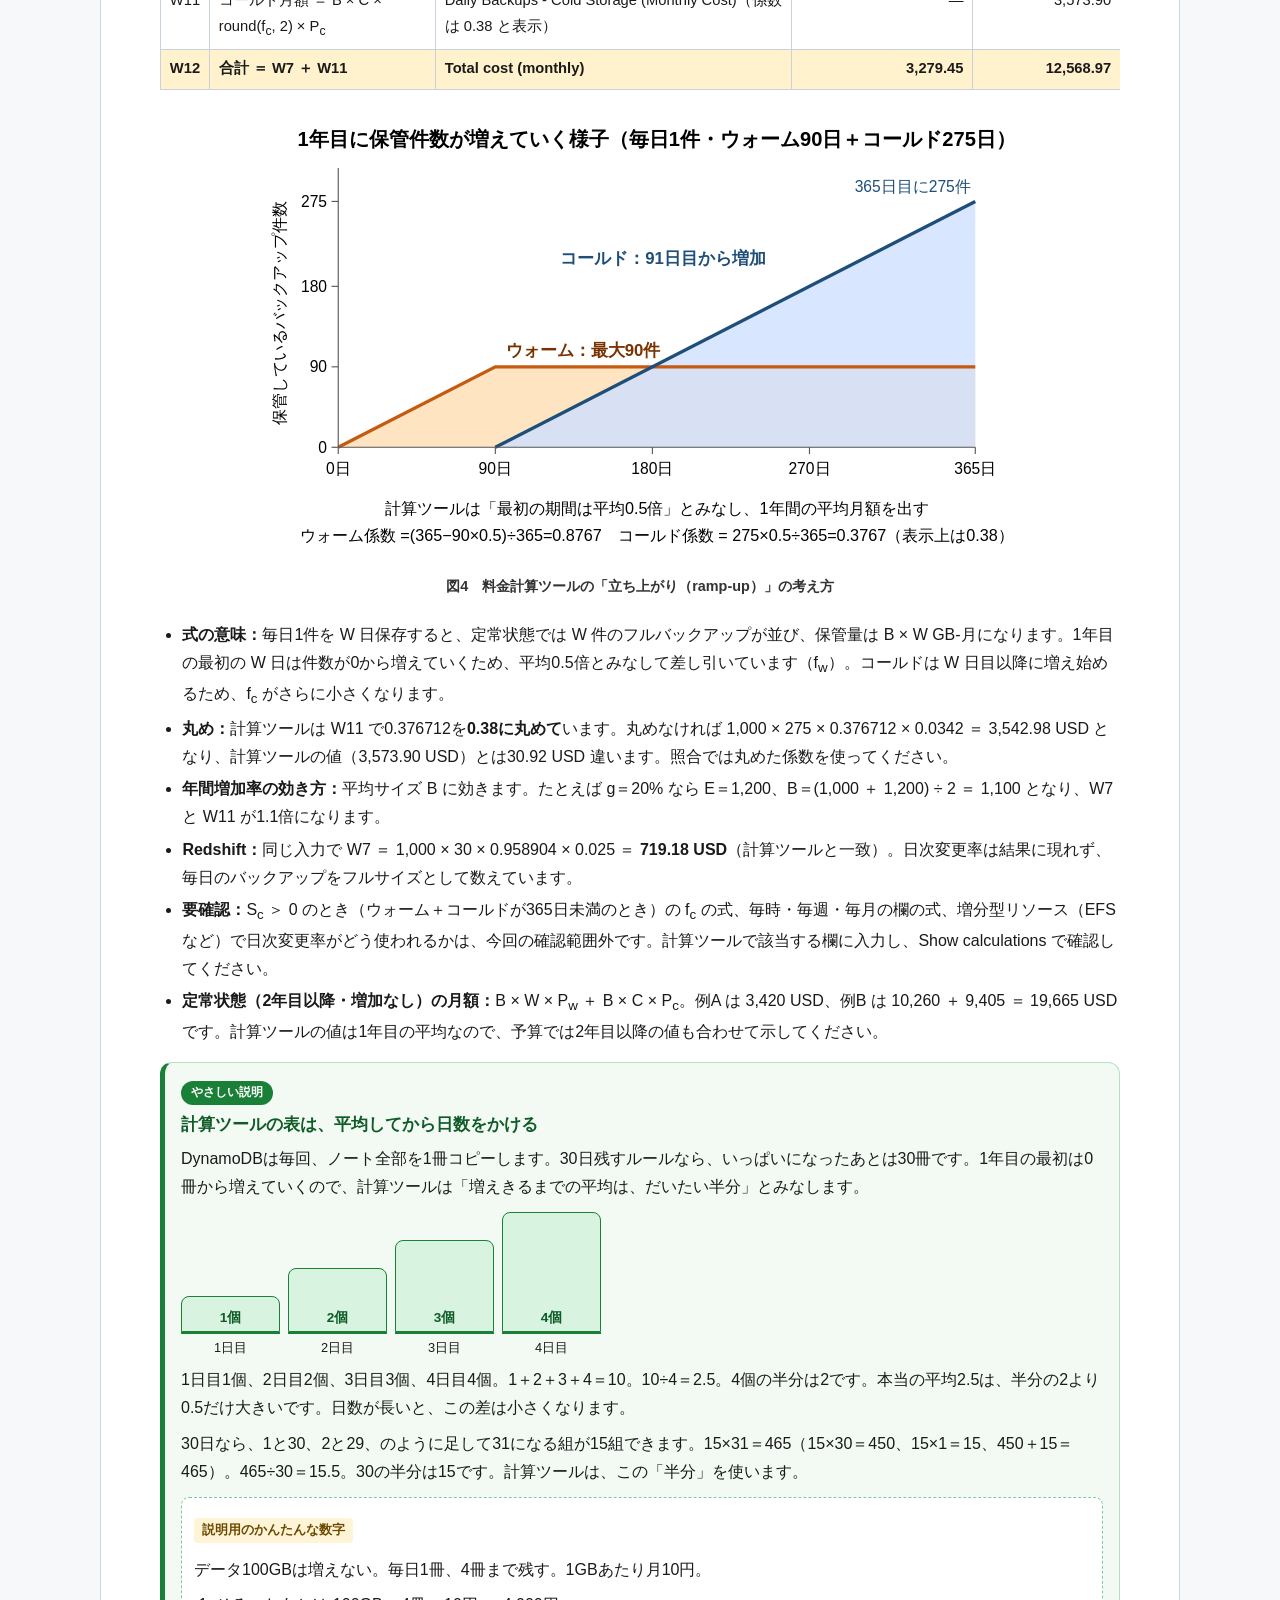
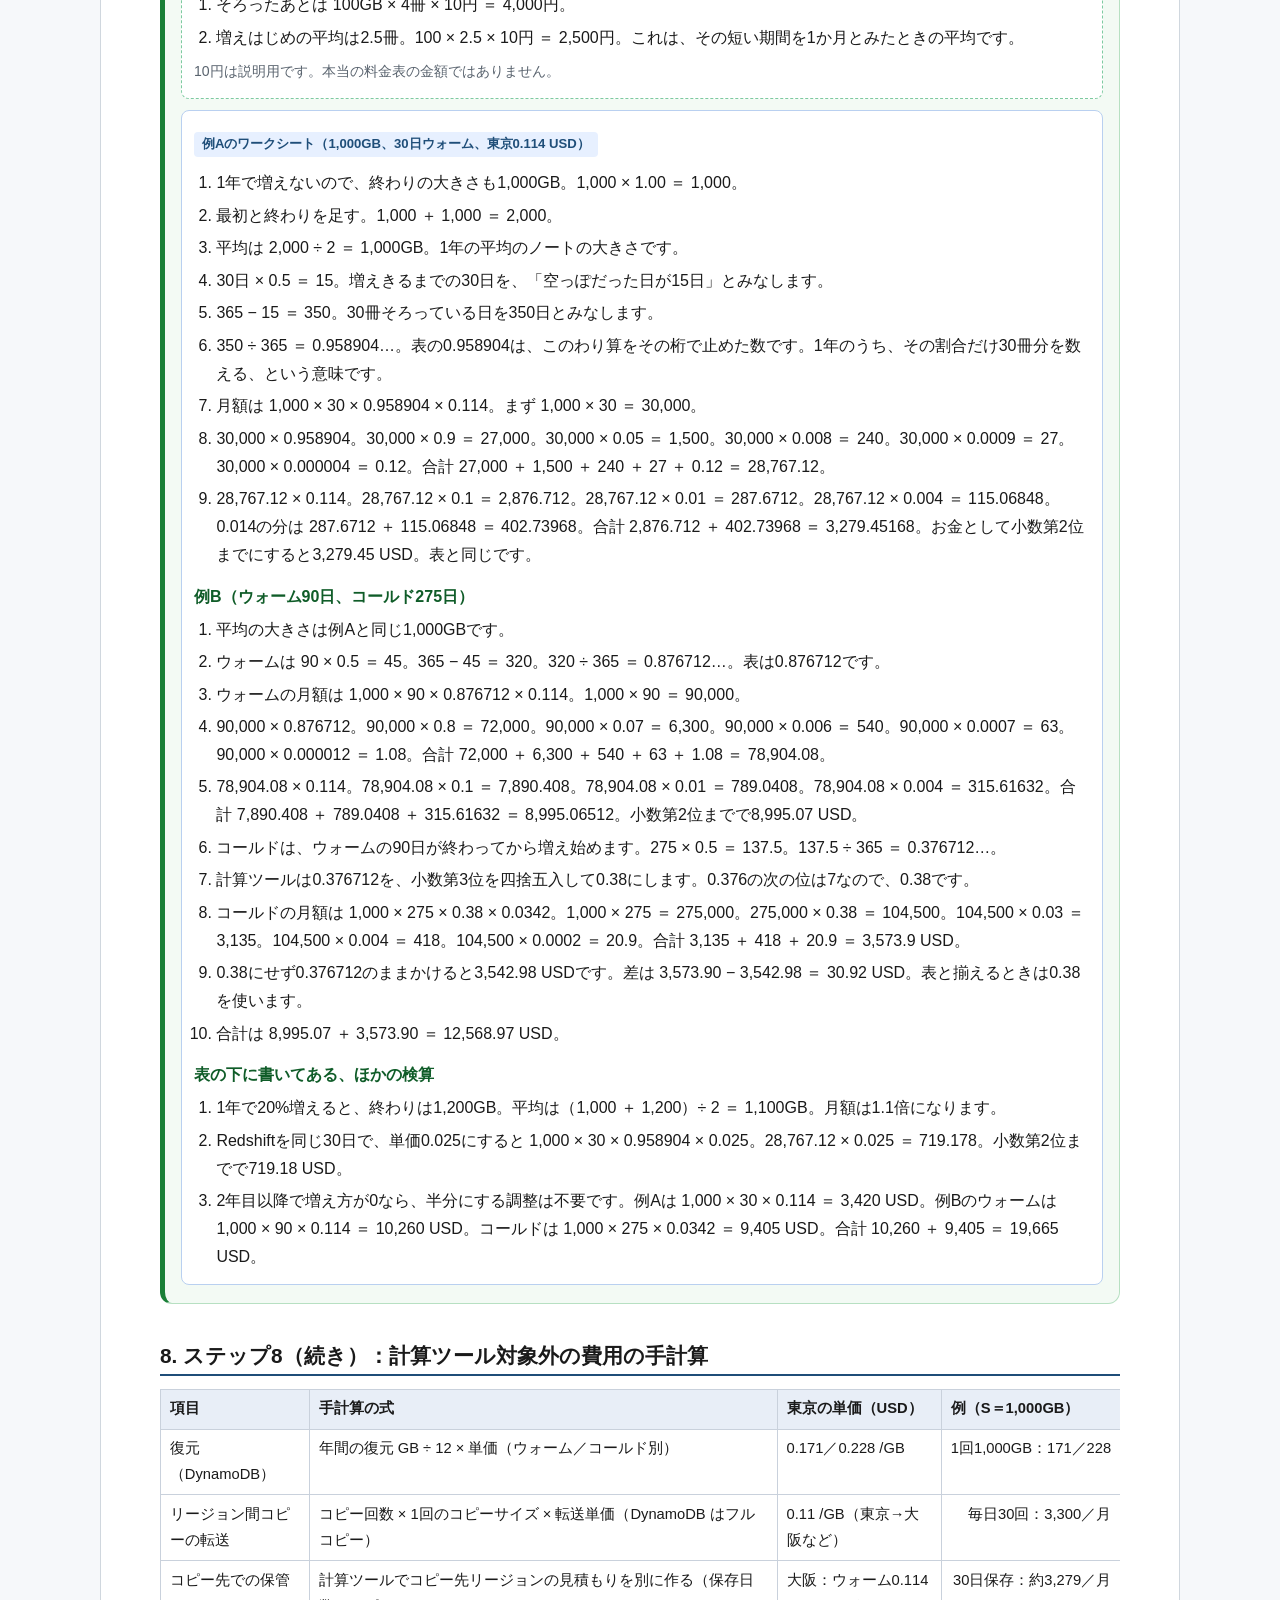
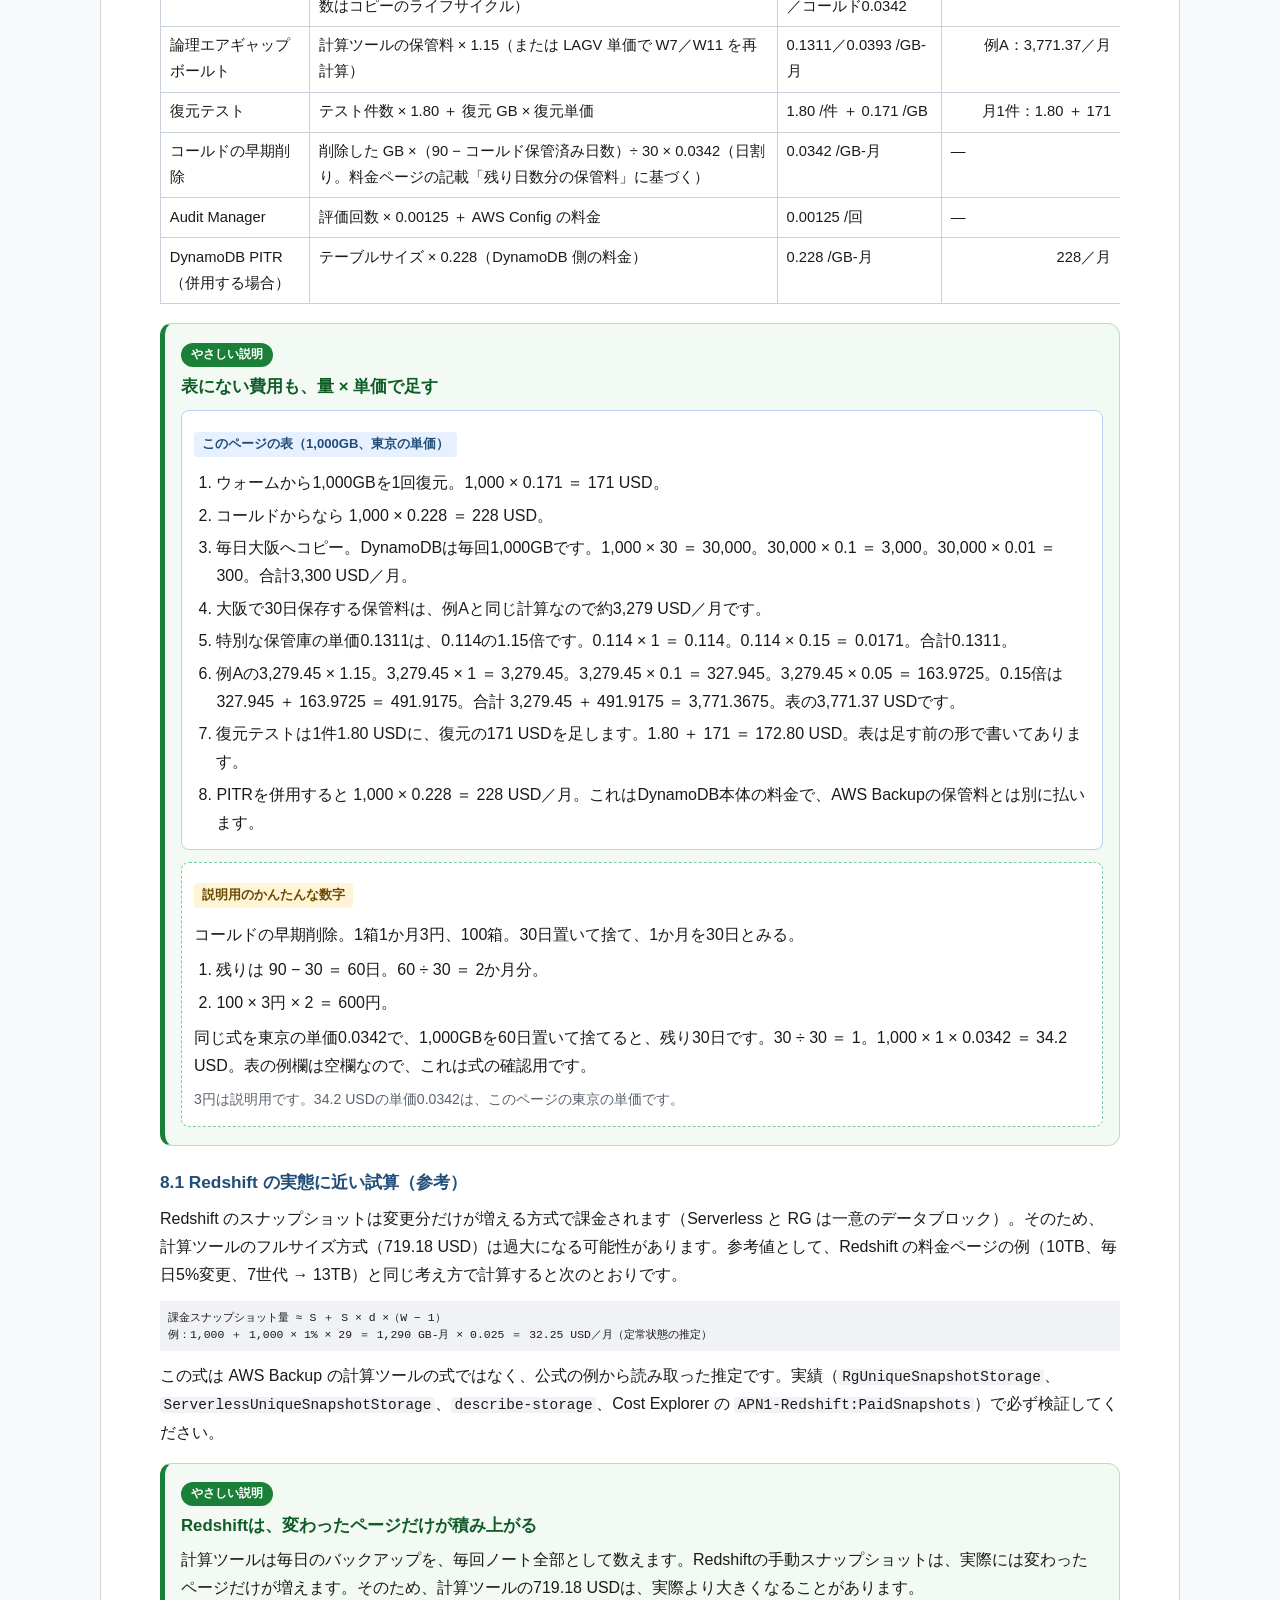
<file: cost/aws-backup/index.html>
<!doctype html>
<html lang="ja">
<head>
<meta charset="utf-8">
<meta name="viewport" content="width=device-width,initial-scale=1">
<title>AWS Backup 処理単位とコスト算出手順（技術者向け）</title>
<link rel="stylesheet" href="../style.css">
</head>
<body>
<header>
<div class="wrap">
<p class="crumb"><a href="../../">AWS Technical Research</a> / <a href="../">AWS コスト算出ナレッジ</a></p>
<h1>AWS Backup 処理単位とコスト算出手順（技術者向け）</h1>
<p class="sub">作成日：2026年10月8日（JST）／ 対象：AWS Backup で保護する Amazon DynamoDB と Amazon Redshift（その他のリソースは概要のみ）／ リージョン：アジアパシフィック（東京）ap-northeast-1</p>
<nav class="switch" aria-label="資料の切り替え"><a class="other" href="executive/">経営層向け説明</a><a class="current" href="./" aria-current="page">技術詳細</a><a class="other" href="../redshift/">Redshift</a><a class="other" href="../dynamodb/">DynamoDB</a></nav>
</div>
</header>
<main>
<article class="awsb">
<style>
.awsb{font-family:'Noto Sans JP','Hiragino Kaku Gothic ProN','Hiragino Sans','Meiryo','Noto Sans CJK JP',sans-serif;line-height:1.75;color:#1a1a1a;max-width:960px;margin:0 auto;padding:0 12px;word-break:normal;overflow-wrap:anywhere}
.awsb h1{font-size:1.6em;line-height:1.4;margin:.6em 0 .4em}
.awsb h2{font-size:1.3em;border-bottom:2px solid #1f4e79;padding-bottom:.2em;margin:1.8em 0 .6em}
.awsb h3{font-size:1.08em;margin:1.4em 0 .4em;color:#1f4e79}
.awsb .meta{color:#555;font-size:.88em}
.awsb .key{color:#c00000;font-weight:700}
.awsb .kari{color:#c00000;font-weight:700;border:2px solid #c00000;padding:.4em .7em;border-radius:6px;display:block}
.awsb .note{background:#f5f7fa;border-left:4px solid #1f4e79;padding:.6em .9em;margin:1em 0;font-size:.95em}
.awsb .warn{background:#fff4f4;border-left:4px solid #c00000;padding:.6em .9em;margin:1em 0;font-size:.95em}
.awsb .tbl{overflow-x:auto;margin:.8em 0 1.2em}
.awsb table{border-collapse:collapse;width:100%;font-size:.92em}
.awsb th,.awsb td{border:1px solid #c9d1dc;padding:.45em .6em;vertical-align:top;text-align:left}
.awsb th{background:#e8eef7}
.awsb tr.total td{background:#fff2cc;font-weight:700}
.awsb td.num{text-align:right;white-space:nowrap}
.awsb code{font-family:Consolas,Menlo,monospace;font-size:.9em;background:#f0f2f5;padding:0 .25em;border-radius:3px}
.awsb pre{background:#f0f2f5;padding:.7em;overflow-x:auto;font-size:.88em;line-height:1.5}
.awsb figure{margin:1.4em 0;text-align:center}
.awsb figure svg{width:100%;height:auto;max-width:760px}
.awsb figcaption{font-size:.9em;color:#333;margin-top:.4em;font-weight:700}
.awsb .flow{display:flex;flex-wrap:nowrap;align-items:stretch;justify-content:center;gap:8px;text-align:left}
.awsb .fbox{flex:1 1 0;min-width:0;border-radius:10px;padding:.6em .7em;border:1.5px solid #555;font-size:.9em;line-height:1.5}
.awsb .fbox b{display:block;font-size:1.02em;margin-bottom:.2em}
.awsb .arrow{align-self:center;font-size:1.4em;color:#555;flex:0 0 auto}
.awsb .sum{background:#1f4e79;color:#fff;border-color:#1f4e79;text-align:center}
.awsb .c1{background:#cfe2ff}.awsb .c2{background:#d1f2d9}.awsb .c3{background:#ffe8b3}.awsb .c4{background:#f8d7da}.awsb .c5{background:#e2d9f3}
.awsb .steps{counter-reset:s;list-style:none;padding:0}
.awsb ol,.awsb ul{padding-left:1.4em}
@media (max-width:600px){.awsb .flow{flex-wrap:wrap}.awsb{font-size:15px}.awsb .arrow{transform:rotate(90deg);flex-basis:100%;text-align:center}.awsb .fbox{max-width:none;flex-basis:100%}}

.awsb .sv-n{display:none}
@media (max-width:600px){.awsb .tbl table{min-width:540px}}
@media (max-width:600px){.awsb .sv-w{display:none}.awsb .sv-n{display:inline}.awsb figure svg.sv-n{max-width:420px}}
</style>

<h1>AWS Backup 処理単位とコスト算出手順（技術者向け）</h1>
<p class="meta">作成日：2026年10月8日（JST）／対象：AWS Backup で保護する Amazon DynamoDB と Amazon Redshift（その他のリソースは概要のみ）／リージョン：アジアパシフィック（東京）ap-northeast-1<br>
経営層向けの説明版：<a href="executive/">経営層向け説明版を開く</a></p>
<div class="note">
<strong>根拠と単価の扱い</strong><br>
・仕様の根拠は AWS Backup Developer Guide、Amazon Redshift／DynamoDB の公式ドキュメント、AWS Backup 料金ページです。<br>
・単価は AWS 公式価格表（Price List API）から2026年10月8日に取得しました。AWSBackup は publicationDate 2026-09-28T17:01:20Z、AmazonRedshift と AmazonDynamoDB は 2026-09-11 版です。すべて米ドル・税抜で、変更される可能性があります。<br>
・AWS Pricing Calculator の入力項目と計算過程（Show calculations）は2026年10月8日にブラウザで確認した内容です（英語表示、未サインイン）。<br>
・本書の章立ては「ステップ0 入力値の収集 → ステップ1〜7 計算ツール入力 → ステップ8 手計算 → ステップ9 照合」の作業順と一致しています。
</div>

<h2>1. AWS Backup の処理単位</h2>
<figure data-fig="units"><div class="flow">
<div class="fbox c5"><b>バックアッププラン／ルール</b>頻度・時間帯・保存期間（ライフサイクル）・保管先ボールト・コピー先を定義。<br><i>課金なし</i></div>
<div class="arrow">→</div>
<div class="fbox c1"><b>バックアップジョブ</b>1回のバックアップ処理（1リソース×1回）。状態：CREATED／RUNNING／COMPLETED 等。<br><i>ジョブ自体の課金なし</i></div>
<div class="arrow">→</div>
<div class="fbox c3"><b>リカバリーポイント</b>＝バックアップ1件。ボールトに保存。<br><i>課金単位：GB-月（ウォーム／コールド別）</i></div>
<div class="arrow">→</div>
<div class="fbox c2"><b>コピージョブ</b>別ボールト（他リージョン・他アカウント）へ複製。<br><i>課金：転送GB＋コピー先のGB-月</i></div>
<div class="arrow">→</div>
<div class="fbox c4"><b>復元ジョブ／復元テスト</b>リカバリーポイントから新しいリソースを作成。<br><i>課金：復元GB（テストは＋1件ごとの定額）</i></div>
</div><figcaption>図1　AWS Backup の処理単位と課金ポイント</figcaption></figure>
<div class="tbl"><table>
<tr><th>用語</th><th>意味（公式ドキュメントの定義に基づく）</th><th>課金との関係</th></tr>
<tr><td>バックアッププラン／バックアップルール</td><td>バックアップの頻度、時間帯（開始・完了ウィンドウ）、ライフサイクル（コールドへの移行日数 <code>MoveToColdStorageAfterDays</code>、削除日数 <code>DeleteAfterDays</code>）、保管先ボールト、コピー先（コピーアクション）を定義する</td><td>プラン自体は無料。ルールの頻度と保存期間が保管量を決める</td></tr>
<tr><td>リソース割り当て</td><td>プランの対象にするリソース（タグや ARN で指定）</td><td>対象リソースの数とサイズが保管量を決める</td></tr>
<tr><td>バックアップジョブ</td><td>1つのリソースを1回バックアップする処理。プランによる自動実行でもオンデマンドでも作成され、一意の ID を持つ。状態は CREATED、PENDING、RUNNING、ABORTING、ABORTED、COMPLETED、FAILED、EXPIRED、PARTIAL</td><td>ジョブ単位の料金はない。完了するとリカバリーポイントが作られ、保管料金の対象になる</td></tr>
<tr><td>リカバリーポイント（＝バックアップ）</td><td>ある時点のリソースの内容。バックアップボールトに保存される。「リカバリーポイント」と「バックアップ」は同じ意味で使われる</td><td><strong>保管料金の単位</strong>。GB-月で、ストレージクラス（WARM／COLD）ごとに課金</td></tr>
<tr><td>バックアップボールト</td><td>リカバリーポイントを入れる容器。KMS キーとアクセスポリシーを設定する。改ざん対策用に「論理エアギャップボールト」もある</td><td>論理エアギャップボールトは通常より単価が高い（DynamoDB は約1.15倍）</td></tr>
<tr><td>コピージョブ</td><td>リカバリーポイントを別のボールト（別リージョン・別アカウント）へ複製する処理</td><td>コピー先にリカバリーポイントが作られた時点で課金。失敗した場合は課金なし。転送料金は送信側、保管料金は受信側のアカウントに請求</td></tr>
<tr><td>復元ジョブ</td><td>リカバリーポイントから新しいリソース（テーブル、クラスターなど）を作る処理</td><td>復元した GB に課金（リソースの種類とストレージクラスで単価が違う）</td></tr>
<tr><td>復元テスト</td><td>復元テストプランに従って定期的に自動で復元し、検証後に自動削除する機能</td><td>テストしたリカバリーポイント1件ごとの定額＋復元した GB の料金</td></tr>
</table></div>

<h3>1.1 計量単位（何で数えられるか）</h3>
<div class="tbl"><table>
<tr><th>料金項目</th><th>計量単位</th><th>測り方（公式記載）</th></tr>
<tr><td>保管（ウォーム／コールド）</td><td>GB-月</td><td>月を通した平均保管量。DynamoDB は時間単位（ByteHrs）で集計される。EFS、S3、VMware、SAP HANA、Timestream は GB-日単位で、その日は1日分課金される</td></tr>
<tr><td>復元</td><td>GB</td><td>その月に行ったすべての復元のデータ量の合計</td></tr>
<tr><td>リージョン間転送</td><td>GB</td><td>リージョン外へ送ったデータ量。同じリージョン内の転送は無料。送信側アカウントに課金</td></tr>
<tr><td>早期削除（コールド）</td><td>GB-月</td><td>90日に満たない残り日数分の保管料金を日割り</td></tr>
<tr><td>復元テスト</td><td>件数＋GB</td><td>復元を実行したリカバリーポイント1件ごとの定額＋復元量（単価は通常の復元と同じ）</td></tr>
<tr><td>Audit Manager</td><td>評価回数</td><td>リソース1つをコントロール1つで評価するごとに課金。別途 AWS Config の料金</td></tr>
</table></div>
<div class="note"><strong>増分かフルか：</strong>AWS Backup は対応するリソースでは2回目以降を増分で保存します。対応しないリソースは毎回フルコピーで、その分保管料が増えます。<strong>DynamoDB（高度な機能）は「Full; no Incremental backups in any tier」と明記されており、ウォームでもコールドでも毎回フルサイズです。</strong>なお、増分バックアップでも各リカバリーポイントはフル復元に必要な参照データを保持します。</div>

<h2>2. リソース別の扱い（DynamoDB と Redshift）</h2>
<div class="tbl"><table>
<tr><th>項目</th><th>DynamoDB（AWS Backup の高度な機能あり）</th><th>DynamoDB（高度な機能なし）</th><th>Redshift（プロビジョンド／Serverless）</th></tr>
<tr><td>バックアップの実体</td><td>AWS Backup が管理するフルバックアップ（ARN は <code>arn:aws:backup</code>）</td><td>DynamoDB のオンデマンドバックアップ</td><td>Redshift の<strong>手動スナップショット</strong>（自動スナップショットは管理対象外）</td></tr>
<tr><td>増分</td><td>なし（毎回フル）</td><td>なし（毎回フル）</td><td>AWS Backup の対応表には記載なし。Redshift 側のスナップショットは変更分のみ保存される</td></tr>
<tr><td>コールド保管</td><td>可</td><td>不可</td><td>不可（料金計算ツールにも入力欄がない）</td></tr>
<tr><td>リージョン間・アカウント間コピー</td><td>可</td><td>不可</td><td>AWS Backup の対応表に記載なし（Redshift 本体のリージョン間スナップショットコピーを使う）</td></tr>
<tr><td>論理エアギャップボールト</td><td>可</td><td>不可</td><td>対応表に記載なし</td></tr>
<tr><td>復元テスト</td><td>可</td><td>可</td><td>対応表に記載なし</td></tr>
<tr><td>項目単位の復元</td><td>—</td><td>—</td><td>テーブル単位の復元が可能</td></tr>
<tr><td>請求の表示先</td><td>「Backup」（保管・転送・復元・早期削除）</td><td>「DynamoDB」</td><td>保管は Redshift 側（完全管理の対象外のため）</td></tr>
<tr><td>東京の保管単価</td><td>ウォーム 0.114／コールド 0.0342 USD/GB-月</td><td>0.114 USD/GB-月（<code>APN1-TimedBackupStorage-ByteHrs</code>）</td><td>0.025 USD/GB-月（最初の50TB）、0.024（次の450TB）、0.023（500TB超）（<code>APN1-Redshift:PaidSnapshots</code>）</td></tr>
<tr><td>サイズ確認（BackupSizeInBytes）</td><td>取得できる（リカバリーポイントのサイズ）</td><td>DynamoDB の ListBackups 等</td><td>AWS Backup の <code>BackupSizeInBytes</code> は対象外（未設定）。Redshift の Snapshot API で確認</td></tr>
</table></div>
<ul>
<li>DynamoDB の高度な機能は、2021年11月21日以前にバックアップボールトを作っていないアカウントでは既定で有効です。<code>aws backup describe-region-settings</code> の <code>ResourceTypeManagementPreference</code> と <code>ResourceTypeOptInPreference</code> がどちらも <code>"DynamoDB":true</code> なら有効です。有効化してもウォーム保管の単価は変わりません。</li>
<li>DynamoDB の PITR（本体の継続バックアップ、東京 0.228 USD/GB-月）は AWS Backup のスナップショットとは別物です。両方使えば両方課金されます。公式はこれを「意図的な相補的保護」と説明しています。</li>
<li>Redshift のスナップショットは、2026年6月8日から Serverless と RG で「アクティブな手動スナップショット全体での一意のデータブロック」に課金されます。RA3 は従来の課金のままです（AWS Big Data Blog）。CloudWatch には <code>ServerlessUniqueSnapshotStorage</code> と <code>RgUniqueSnapshotStorage</code> のメトリクスがあります。</li>
<li>その他（概要）：EBS（コールドは EBS Snapshots Archive。保管料は EBS 側）、EFS（増分。コールドは 0.012 USD/GB-月）、S3、RDS／Aurora（保管は各サービス側）、Timestream、VMware、SAP HANA など。</li>
</ul>

<h2>3. ウォームとコールドの価格差と制約</h2>
<h3>3.1 東京リージョンの単価（AWS Backup 価格表）</h3>
<div class="tbl"><table>
<tr><th>usagetype（東京）</th><th>内容</th><th>単価（USD）</th></tr>
<tr><td><code>APN1-WarmStorage-ByteHrs-DynamoDB</code></td><td>ウォーム保管</td><td class="num">0.114 /GB-月</td></tr>
<tr><td><code>APN1-ColdStorage-ByteHrs-DynamoDB</code></td><td>コールド保管</td><td class="num">0.0342 /GB-月</td></tr>
<tr><td><code>APN1-EarlyDelete-ColdByteHrs-DynamoDB</code></td><td>コールドの早期削除</td><td class="num">0.0342 /GB-月</td></tr>
<tr><td><code>APN1-Restore-WarmBytes-DynamoDB</code></td><td>ウォームからの復元</td><td class="num">0.171 /GB</td></tr>
<tr><td><code>APN1-Restore-ColdBytes-DynamoDB</code></td><td>コールドからの復元</td><td class="num">0.228 /GB</td></tr>
<tr><td><code>APN1-WarmStorage-ByteHrs-DynamoDB-LAGV</code></td><td>論理エアギャップボールト（ウォーム）</td><td class="num">0.1311 /GB-月</td></tr>
<tr><td><code>APN1-ColdStorage-ByteHrs-DynamoDB-LAGV</code></td><td>論理エアギャップボールト（コールド）</td><td class="num">0.0393 /GB-月</td></tr>
<tr><td><code>APN1-CrossRegion-WarmBytes-DynamoDB</code><br><code>APN1-APN3-CrossRegion-WarmBytes-DynamoDB</code></td><td>東京からのリージョン間転送（大阪向けを含む多くの宛先）</td><td class="num">0.11 /GB</td></tr>
<tr><td><code>APN1-RT-RecoveryPoint-FixedFee</code></td><td>復元テスト（1リカバリーポイントごとの定額）</td><td class="num">1.80 /件</td></tr>
<tr><td><code>APN1-BackupEvaluations-Count</code></td><td>Audit Manager の評価</td><td class="num">0.00125 /回</td></tr>
</table></div>
<p><strong>答え：価格差はあります。</strong>DynamoDB の保管単価はコールドがウォームの30%（0.0342 ÷ 0.114 ＝ 0.30）です。一方、復元単価はコールドが約1.33倍（0.228 ÷ 0.171）です。参考までに、EFS と VMware はウォーム 0.06／コールド 0.012、SAP HANA はウォーム 0.072／コールド 0.012、Timestream は DynamoDB と同じ単価です（いずれも東京、USD/GB-月）。</p>
<aside class="easy" id="easy-awb-price" aria-label="やさしい説明">
<p class="easy-kicker">やさしい説明</p>
<p class="easy-title">手元の棚と、倉庫の奥</p>
<p>ウォームは手元の棚です。すぐ出せて、戻す料金も安い代わりに、置いておく家賃は高めです。コールドは倉庫の奥です。家賃は安いですが、戻す料金は高く、出すのにも時間がかかります。AWSの復元の説明では、コールドからの復元はウォームより、ふつう4時間ほど長くなります。混み具合で時間は変わり、何時間で戻るという約束はありません。</p>
<p>奥に入れたバックアップは、最低90日は置きます。90日より前に捨てると、残りの日数分の家賃も請求されます。</p>
<div class="real">
<p><span class="real-label">このページの東京の単価（DynamoDB）</span></p>
<ol>
<li>10GBを1か月、ウォームに置くと 10 × 0.114 ＝ 1.14 USD。</li>
<li>同じ10GBをコールドに置くと 10 × 0.0342 ＝ 0.342 USD。</li>
<li>0.114 × 0.3 ＝ 0.0342。コールドの家賃はウォームの30%です。差額の70%ぶん、家賃が安くなります。</li>
<li>10GBをウォームから戻すと 10 × 0.171 ＝ 1.71 USD。</li>
<li>10GBをコールドから戻すと 10 × 0.228 ＝ 2.28 USD。</li>
<li>0.228 ÷ 0.171 ＝ 1.333…。これは4 ÷ 3です。コールドの復元は、ウォームの約1.33倍です。</li>
</ol>
</div>
<div class="ex">
<p><span class="ex-label">説明用のかんたんな数字</span></p>
<p>手元の棚は1箱1か月10円、奥は3円。10円の30%は3円なので、上の割合と同じです。100箱なら手元1,000円、奥300円。</p>
<p>奥に入れて30日で捨てると、残りは 90 − 30 ＝ 60日。30日を1か月とみると 60 ÷ 30 ＝ 2か月分。100 × 3円 × 2 ＝ 600円を、早く捨てた分として払います。</p>
<p class="ex-note">10円と3円は説明用です。本当の金額は、上の米ドルの単価です。</p>
</div>
</aside>

<h3>3.2 コールド保管の制約</h3>
<figure data-fig="lifecycle"><svg class="sv-w" viewBox="0 0 680 300" role="img" aria-label="ウォームからコールドへの移行と削除のタイムライン" style="font-family:'Noto Sans JP','Hiragino Kaku Gothic ProN','Hiragino Sans','Meiryo','Noto Sans CJK JP',sans-serif" xmlns="http://www.w3.org/2000/svg">
<rect x="0" y="0" width="680" height="300" fill="#fff"/>
<text x="340" y="30" text-anchor="middle" font-size="20" font-weight="700" fill="#1a1a1a">バックアップ1件の一生（ライフサイクル）</text>
<line x1="30" y1="150" x2="650" y2="150" stroke="#555" stroke-width="2"/>
<polygon points="650,144 662,150 650,156" fill="#555"/>
<rect x="30" y="95" width="200" height="55" rx="8" fill="#ffd9a8" stroke="#c55a11"/>
<text x="130" y="120" text-anchor="middle" font-size="17" font-weight="700" fill="#7a3200">ウォーム保管</text>
<text x="130" y="142" text-anchor="middle" font-size="14" fill="#7a3200">すぐ戻せる・単価は高め</text>
<rect x="230" y="95" width="380" height="55" rx="8" fill="#cfe2ff" stroke="#1f4e79"/>
<text x="420" y="120" text-anchor="middle" font-size="17" font-weight="700" fill="#1f4e79">コールド保管（最低90日）</text>
<text x="420" y="142" text-anchor="middle" font-size="14" fill="#1f4e79">保管は安い・戻すときは割高</text>
<line x1="30" y1="150" x2="30" y2="175" stroke="#555"/><text x="30" y="195" text-anchor="middle" font-size="14">作成</text>
<line x1="230" y1="150" x2="230" y2="175" stroke="#555"/><text x="230" y="195" text-anchor="middle" font-size="14">移行日</text>
<text x="230" y="214" text-anchor="middle" font-size="12.5" fill="#555">MoveToColdStorageAfterDays</text>
<line x1="610" y1="150" x2="610" y2="175" stroke="#555"/><text x="610" y="195" text-anchor="middle" font-size="14">削除日</text>
<text x="610" y="214" text-anchor="middle" font-size="12.5" fill="#555">DeleteAfterDays</text>
<text x="420" y="248" text-anchor="middle" font-size="15" fill="#c00000" font-weight="700">削除日 ≧ 移行日 ＋ 90日（早く消すと残り日数分を請求）</text>
<text x="340" y="280" text-anchor="middle" font-size="13.5" fill="#333">AWS推奨：ウォームは8日以上。移行後は「移行日」を変更できない</text>
</svg><svg class="sv-n" viewBox="0 0 380 470" role="img" aria-label="ウォームからコールドへの移行と削除のタイムライン（縦）" style="font-family:'Noto Sans JP','Hiragino Kaku Gothic ProN','Hiragino Sans','Meiryo','Noto Sans CJK JP',sans-serif" xmlns="http://www.w3.org/2000/svg">
<rect width="380" height="470" fill="#fff"/>
<text x="190" y="28" text-anchor="middle" font-size="19" font-weight="700">バックアップ1件の一生</text>
<line x1="40" y1="55" x2="40" y2="400" stroke="#555" stroke-width="2"/><polygon points="34,400 40,412 46,400" fill="#555"/>
<circle cx="40" cy="60" r="6" fill="#555"/><text x="56" y="66" font-size="16" font-weight="700">作成</text>
<rect x="56" y="80" width="300" height="70" rx="8" fill="#ffd9a8" stroke="#c55a11"/>
<text x="206" y="110" text-anchor="middle" font-size="18" font-weight="700" fill="#7a3200">ウォーム保管</text>
<text x="206" y="136" text-anchor="middle" font-size="15" fill="#7a3200">すぐ戻せる・単価は高め</text>
<circle cx="40" cy="170" r="6" fill="#555"/><text x="56" y="176" font-size="16" font-weight="700">移行日</text>
<text x="56" y="196" font-size="13" fill="#555">MoveToColdStorageAfterDays</text>
<rect x="56" y="210" width="300" height="110" rx="8" fill="#cfe2ff" stroke="#1f4e79"/>
<text x="206" y="245" text-anchor="middle" font-size="18" font-weight="700" fill="#1f4e79">コールド保管</text>
<text x="206" y="272" text-anchor="middle" font-size="15" fill="#1f4e79">最低90日・保管は安い</text>
<text x="206" y="296" text-anchor="middle" font-size="15" fill="#1f4e79">戻すときは割高</text>
<circle cx="40" cy="345" r="6" fill="#555"/><text x="56" y="351" font-size="16" font-weight="700">削除日</text>
<text x="56" y="371" font-size="13" fill="#555">DeleteAfterDays</text>
<text x="190" y="436" text-anchor="middle" font-size="15" fill="#c00000" font-weight="700">削除日 ≧ 移行日 ＋ 90日</text>
<text x="190" y="460" text-anchor="middle" font-size="13.5" fill="#333">推奨：ウォームは8日以上</text></svg><figcaption>図2　ウォーム保管とコールド保管（AWS Backup のライフサイクル）</figcaption></figure>
<ul>
<li><strong>最低90日：</strong>コールドに移したバックアップは、ウォームの期間に加えて最低90日保管する必要があります。<code>DeleteAfterDays</code> は <code>MoveToColdStorageAfterDays</code> ＋ 90 以上にしなければなりません。</li>
<li><strong>早期削除：</strong>90日より前に削除すると、残りの日数分の保管料金が日割りで請求されます。</li>
<li><strong>移行ルール：</strong>コールドへ移った後は「移行までの日数」を変更できません。AWS の推奨はウォームに8日以上（少なくとも1週間）置くことです。増分方式のリソースでは、フルバックアップを早くコールドへ移すと新たにウォームのフルバックアップが作られます。</li>
<li><strong>コピー不可：</strong>コールドやアーカイブにあるバックアップはコピーできません。</li>
<li><strong>対応リソース：</strong>開発者ガイドの表は CloudFormation（増分）、DynamoDB（高度な機能、フル）、EBS（EBS Snapshot Archive、移行後はフル）、EFS（増分）、SAP HANA on EC2（増分）、Timestream（増分）、VMware（増分）を挙げています。料金ページは「EBS、EFS、DynamoDB、Timestream、SAP HANA on EC2、VMware」と記載しています。対応表では Aurora DSQL にもチェックがあり、価格表にも DSQL のコールド単価があります。</li>
<li><strong>計算ツールの制約：</strong>ウォームは最低1日、ウォーム＋コールドの合計は365日以下です（計算ツールの注意書き）。</li>
<li><strong>コールドからの復元：</strong>単価が高くなります。復元テストでコールドのリカバリーポイントを選んだ場合も、コールドの復元単価が適用されます。</li>
</ul>

<h2>4. 見積もり作業の全体の流れ</h2>
<figure data-fig="workflow"><div class="flow">
<div class="fbox c5"><b>ステップ0　入力値の収集</b>一次データ量・年間増加率・日次変更率・保存期間・ウォーム／コールド方針・コピー・復元量</div>
<div class="arrow">→</div>
<div class="fbox c1"><b>ステップ1〜7　料金計算ツール</b>AWS Pricing Calculator（AWS Backup、東京）に入力し「Show calculations」を記録</div>
<div class="arrow">→</div>
<div class="fbox c3"><b>ステップ8　手計算</b>計算ツールの式を1行ずつ再現（ワークシート）＋計算ツール対象外の費用を加算</div>
<div class="arrow">→</div>
<div class="fbox c2"><b>ステップ9　照合</b>差分の原因を確認。運用開始後は Cost Explorer の実績と比較して補正</div>
</div><figcaption>図3　見積もり作業の流れ（本書の章立てと一致）</figcaption></figure>

<h2>5. ステップ0：入力値の収集と測定方法</h2>
<div class="tbl"><table>
<tr><th>入力値</th><th>計算ツールの欄</th><th>DynamoDB での測り方</th><th>Redshift での測り方</th></tr>
<tr><td>一次データ量（S）</td><td>Amount of primary data to be backed up（使用量。プロビジョン量ではない）</td><td><code>DescribeTable</code> の <code>TableSizeBytes</code>（約6時間ごとに更新）。既存の AWS Backup リカバリーポイントの <code>BackupSizeInBytes</code>（リカバリーポイントのサイズ）</td><td>プロビジョンド：<code>SVV_TABLE_INFO</code> の <code>size</code>（1MBブロック数）の合計、または <code>STV_PARTITIONS</code> の <code>used</code>（1MBブロック数）。Serverless：CloudWatch <code>DataStorage</code>（MB）</td></tr>
<tr><td>年間増加率（g）</td><td>Estimated annual increase in primary data (%)</td><td colspan="2">5.1 を参照</td></tr>
<tr><td>日次変更率（d）</td><td>Estimated daily change of primary data (%)（業界平均0.2〜0.5%と表示）</td><td colspan="2">5.2 を参照（DynamoDB はフルバックアップなので保管料には効かない）</td></tr>
<tr><td>保存期間（ウォーム W／コールド C）</td><td>Days in Warm Storage／Days in Cold Storage（毎時・毎日・毎週・毎月）</td><td colspan="2">バックアッププランのルール（<code>aws backup get-backup-plan</code> の <code>Lifecycle</code>：<code>MoveToColdStorageAfterDays</code>、<code>DeleteAfterDays</code>）。新規の場合は社内の保存要件</td></tr>
<tr><td>リージョン間コピー</td><td>なし（コピー先リージョンを別に見積もる）</td><td colspan="2">ルールの <code>CopyActions</code>（コピー先ボールト ARN、コピーのライフサイクル）。実績は <code>list-copy-jobs</code>（<code>CopyJob</code> の <code>BackupSizeInBytes</code>）</td></tr>
<tr><td>復元量</td><td>なし（手計算）</td><td colspan="2">DR 計画・復元テスト計画（年間回数 × 対象 GB）。実績は復元ジョブの履歴</td></tr>
</table></div>

<h3>5.1 （a）一次データの年間増加率の確認方法</h3>
<p>式：<strong>年間増加率(%) ＝（現在のサイズ ÷ 12か月前のサイズ − 1）× 100</strong>。履歴が12か月に満たない場合は、月次増加率 m から（1 ＋ m）<sup>12</sup> − 1 で換算します（推定値として扱います）。</p>
<aside class="easy" id="easy-awb-growth" aria-label="やさしい説明">
<p class="easy-kicker">やさしい説明</p>
<p class="easy-title">1年で何%増えたかは、わり算してから100をかける</p>
<p class="word-formula">年間の増加（%）＝（今の大きさ ÷ 12か月前の大きさ − 1）× 100</p>
<p>12か月分の記録がないときは、1か月の増え方を12回かけ算して見積もります。毎月少しずつ増える分を、増えたあとの大きさに、もう一度かける、というくり返しです。</p>
<div class="ex">
<p><span class="ex-label">説明用のかんたんな数字</span></p>
<ol>
<li>12か月前が100GB、今が120GB。120 ÷ 100 ＝ 1.2。1.2 − 1 ＝ 0.2。0.2 × 100 ＝ 20。増加は20%です。</li>
<li>毎月1%ずつ増える場合。1%は、今の大きさに1.01をかけることです。100GBの1回目は 100 × 1.01 ＝ 101GB。2回目は 101 × 1.01 ＝ 102.01GB。</li>
<li>このかけ算を12回くり返すと、約1.1268倍になります。100 × 1.1268 ＝ 112.68GB。増えた分は約12.68GBで、約12.7%です。</li>
<li>1%を12回ただ足すと12%です。かけ算をくり返すと、増えた分にも次の1%がかかるので、12%より少し多くなります。</li>
</ol>
<p class="ex-note">100GBと120GB、毎月1%は説明用です。本当の増加率は、測った大きさから計算します。</p>
</div>
</aside>

<div class="tbl"><table>
<tr><th>対象</th><th>公式に記載のある測定手段</th><th>注意点</th></tr>
<tr><td>DynamoDB</td><td>・<code>DescribeTable</code> の <code>TableSizeBytes</code>／<code>IndexSizeBytes</code><br>・Cost Explorer／CUR の <code>APN1-TimedStorage-ByteHrs</code>（テーブルストレージ GB-月の月次推移）<br>・既存バックアップの <code>BackupSizeInBytes</code> の推移（<code>list-recovery-points-by-backup-vault</code>／<code>DescribeRecoveryPoint</code>）</td><td><code>TableSizeBytes</code> は現在値だけで履歴がないため、定期的に記録する必要がある。値に項目ごとのオーバーヘッド（100バイト）は含まれない。Cost Explorer はアカウント全体の値なので、テーブル単位にはタグや CUR のリソース ID で絞り込む</td></tr>
<tr><td>Redshift プロビジョンド</td><td>・CloudWatch <code>PercentageDiskSpaceUsed</code>（%）の推移 × 容量<br>・<code>SVV_TABLE_INFO.size</code> の合計（MB）の定期記録<br>・Cost Explorer の RMS 使用量（<code>APN1-RMS:ra3.*</code> など、GB-月）</td><td>CloudWatch のデータは15か月で期限切れ（1時間粒度は455日保持）。<code>STV_PARTITIONS</code> は内部予約領域を含む生容量なので大きめに出る</td></tr>
<tr><td>Redshift Serverless</td><td>・CloudWatch <code>DataStorage</code>（MB、Namespace 単位）の推移<br>・Cost Explorer の <code>APN1-RMS:Serverless</code></td><td>同上</td></tr>
<tr><td>汎用（AWS Backup 利用中）</td><td>・リカバリーポイントの <code>BackupSizeInBytes</code> の推移<br>・Cost Explorer の usagetype <code>APN1-WarmStorage-ByteHrs-*</code> の月次推移</td><td><code>BackupSizeInBytes</code> は種類によって意味が違う。DynamoDB はリカバリーポイントのサイズ、EFS は差分の転送量、RDS は 0、EBS はボリュームサイズ。Redshift は値が入らない</td></tr>
</table></div>

<h3>5.2 （b）日次変更率の確認方法</h3>
<p>式：<strong>日次変更率(%) ＝ 1日に変更されたデータ量 ÷ 一次データ量 × 100</strong></p>
<aside class="easy" id="easy-awb-daily" aria-label="やさしい説明">
<p class="easy-kicker">やさしい説明</p>
<p class="easy-title">1日の変化は、変わった量を全体で割る</p>
<p class="word-formula">日次の変化（%）＝ 1日に変わった量 ÷ 全体の量 × 100</p>
<p>DynamoDBをAWS Backupで取るバックアップは、毎回ノート全部です。この割合は、保管料の計算には使いません。Redshiftのように変わった分だけ増える方式では、この割合を使います。</p>
<div class="ex">
<p><span class="ex-label">説明用のかんたんな数字</span></p>
<p>全体100GB、今日変わったのが2GB。2 ÷ 100 ＝ 0.02。0.02 × 100 ＝ 2。日次の変化は2%です。</p>
<p class="ex-note">100GBと2GBは説明用です。</p>
</div>
</aside>

<div class="tbl"><table>
<tr><th>対象</th><th>公式に記載のある測定手段</th><th>注意点</th></tr>
<tr><td>Redshift プロビジョンド</td><td>・<code>describe-cluster-snapshots</code> の <code>ActualIncrementalBackupSizeInMegaBytes</code>（増分バックアップのサイズ）を24時間分合計し、<code>TotalBackupSizeInMegaBytes</code>（復元に必要なデータ全体）で割る<br>・<code>describe-storage</code> の <code>TotalBackupSizeInMegaBytes</code>（アカウントのスナップショット使用量）の日次の増え方<br>・RG：CloudWatch <code>RgUniqueSnapshotStorage</code> の日次の増え方</td><td>自動スナップショットの間隔に依存する。スナップショット使用量の増加は、削除や期限切れと相殺される</td></tr>
<tr><td>Redshift Serverless</td><td>・CloudWatch <code>ServerlessUniqueSnapshotStorage</code>（全アクティブ手動スナップショットの一意データブロック、MB）の日次増分<br>・<code>DataStorage</code> の差分（純増分だけ。更新や削除は反映されない）</td><td>アカウント全体の値。手動スナップショットを毎日取得している場合に有効</td></tr>
<tr><td>DynamoDB</td><td>・CloudWatch <code>ConsumedWriteCapacityUnits</code>（Sum、1日）× 1KB を「書き込まれたデータ量の上限の目安」とする<br>・増分エクスポート（<code>ExportType</code>＝<code>INCREMENTAL_EXPORT</code>、24時間の期間）の <code>BilledSizeBytes</code>／<code>ItemCount</code></td><td>WCU は1KB単位で切り上げられ、同じ項目の上書きも数えるため、変更率は過大になる。増分エクスポートには PITR が必要で、エクスポート料金がかかる。<strong>AWS Backup の DynamoDB バックアップは毎回フルなので、日次変更率は保管料に影響しない</strong></td></tr>
<tr><td>汎用（増分型リソース）</td><td>・バックアップジョブの <code>BackupSizeInBytes</code>／<code>BytesTransferred</code>（<code>DescribeBackupJob</code>）。EFS の <code>BackupSizeInBytes</code> は差分の転送量</td><td>リソースの種類によって意味が違う（5.1 の注意点を参照）</td></tr>
</table></div>
<div class="warn">本書では、公式ドキュメントで存在を確認した API フィールドとメトリクスだけを挙げています。<code>RecoveryPointByBackupVault</code>（<code>list-recovery-points-by-backup-vault</code> の要素）には <code>BackupSizeInBytes</code> と <code>CalculatedLifecycle</code>（<code>MoveToColdStorageAt</code>、<code>DeleteAt</code>）がありますが、<code>StorageClass</code>（WARM／COLD）は <code>DescribeRecoveryPoint</code> の応答にあります。</div>

<h2>6. ステップ1〜7：AWS Pricing Calculator への入力</h2>
<ol>
<li><strong>ステップ1　サービスの追加：</strong><a href="https://calculator.aws/#/addService">https://calculator.aws/#/addService</a> で「AWS Backup」を検索し、［Configure］を選ぶ（画面は <code>#/createCalculator/Backup</code>）。</li>
<li><strong>ステップ2　場所：</strong>Description（任意）を入力する。Choose a location type は「Region」（既定）のまま。Choose a Region を既定の US East (Ohio) から <strong>Asia Pacific (Tokyo)</strong> に変える。</li>
<li><strong>ステップ3　対象の選択：</strong>Service Settings の「Select backup resources that you want to estimate」で、既定でオンになっている <strong>EFS Backup のチェックを外す</strong>（不要な場合）。<strong>DynamoDB Backup</strong> と／または <strong>Redshift Backup</strong> にチェックを入れる（全15種類。チェックごとに「&lt;X&gt; Backup feature」の欄が開く）。</li>
<li><strong>ステップ4　DynamoDB Backup feature：</strong>
<ul>
<li>Amount of primary data to be backed up：値と単位（MB／GB／TB、既定 GB）← ステップ0の S</li>
<li>Estimated annual increase in primary data (%)：← g（既定0）</li>
<li>Estimated daily change of primary data (%)：← d（既定0。DynamoDB の結果には現れない）</li>
<li>Days in Warm Storage：Hourly backups (Days)／Daily backups (Days)／Weekly backups (Weeks)／Monthly backups (Months) ← バックアップルールごとの W</li>
<li>Days in Cold Storage：同じ4欄 ← C（コールドを使う場合のみ）</li>
</ul></li>
<li><strong>ステップ5　Redshift Backup feature：</strong>DynamoDB と同じ欄。ただし <strong>Days in Cold Storage はない</strong>。注意書き：「計算ツールは最初の50TB/月の Redshift 単価を使う。50TB を超えて保存する場合、実際の費用は低くなる可能性がある」。</li>
<li><strong>ステップ6　計算過程の記録：</strong>各欄の［Show calculations］を開き、表示された式をすべて記録する（ステップ8で1行ずつ照合する）。</li>
<li><strong>ステップ7　対象外の確認：</strong>パネルの注意書きのとおり、計算ツールは<strong>標準ボールトの保管料金だけ</strong>を見積もります。データ転送、復元、Audit Manager、GET リクエストは含まれません。結果は「1年目の平均月額」です。リージョン間・アカウント間コピーは対象外のため、コピーごとに別の見積もり（コピー先リージョン）を作ります。論理エアギャップボールトも対象外で、標準ボールトより15%高くなります。重複するバックアップルールの最適化は一部だけです。</li>
</ol>

<h2>7. ステップ8：手計算（計算ツールの式の再現）</h2>
<p>計算ツールの Show calculations（DynamoDB、1,000GB、年間増加0%、日次変更1%、毎日バックアップ）は次の式でした。ワークシートの各行は、計算ツールの表示の各行と1対1で対応します。</p>
<h3>7.1 変数</h3>
<p>S＝一次データ量（GB）、g＝年間増加率（%）、W＝ウォーム保存日数（毎日バックアップの件数）、C＝コールド保存日数、P<sub>w</sub>／P<sub>c</sub>＝ウォーム／コールド単価（USD/GB-月）。DynamoDB は P<sub>w</sub>＝0.114、P<sub>c</sub>＝0.0342、Redshift は P<sub>w</sub>＝0.025 です。</p>
<h3>7.2 ワークシート（毎日バックアップ）</h3>
<div class="tbl"><table>
<tr><th>行</th><th>計算</th><th>計算ツールの表示</th><th>例A：W＝30</th><th>例B：W＝90、C＝275</th></tr>
<tr><td style="white-space:nowrap">W1</td><td>期末サイズ E ＝ S × (1 ＋ g/100)</td><td>starting data size x annual growth rate = ending size of data</td><td class="num">1,000 × 1.00 ＝ 1,000.00</td><td class="num">1,000.00</td></tr>
<tr><td style="white-space:nowrap">W2</td><td>S ＋ E</td><td>GB + ending size of data</td><td class="num">2,000.00</td><td class="num">2,000.00</td></tr>
<tr><td style="white-space:nowrap">W3</td><td>平均サイズ B ＝ (S＋E) ÷ 2</td><td>average amount of data to be backed up (base storage)</td><td class="num">1,000.00</td><td class="num">1,000.00</td></tr>
<tr><td style="white-space:nowrap">W4</td><td>Z<sub>w</sub> ＝ W × 0.5</td><td>days x 0.5 average usage level = effective days at zero usage</td><td class="num">15.00</td><td class="num">45.00</td></tr>
<tr><td style="white-space:nowrap">W5</td><td>365 − Z<sub>w</sub></td><td>effective days at steady-state usage</td><td class="num">350.00</td><td class="num">320.00</td></tr>
<tr><td style="white-space:nowrap">W6</td><td>f<sub>w</sub> ＝ W5 ÷ 365</td><td>effective years at steady-state usage</td><td class="num">0.958904</td><td class="num">0.876712</td></tr>
<tr><td style="white-space:nowrap">W7</td><td>ウォーム月額 ＝ B × W × f<sub>w</sub> × P<sub>w</sub></td><td>Daily Backups - Warm Storage (Monthly Cost)</td><td class="num">3,279.45</td><td class="num">8,995.07</td></tr>
<tr><td style="white-space:nowrap">W8</td><td>定常日数 S<sub>c</sub> ＝ 365 − W − C</td><td>days at steady-state level of storage</td><td class="num">—</td><td class="num">0.00</td></tr>
<tr><td style="white-space:nowrap">W9</td><td>C × 0.5</td><td>effective days ... during ramp-up</td><td class="num">—</td><td class="num">137.50</td></tr>
<tr><td style="white-space:nowrap">W10</td><td>f<sub>c</sub> ＝ W9 ÷ 365</td><td>year in ramp-up</td><td class="num">—</td><td class="num">0.376712</td></tr>
<tr><td style="white-space:nowrap">W11</td><td>コールド月額 ＝ B × C × round(f<sub>c</sub>, 2) × P<sub>c</sub></td><td>Daily Backups - Cold Storage (Monthly Cost)（係数は 0.38 と表示）</td><td class="num">—</td><td class="num">3,573.90</td></tr>
<tr class="total"><td style="white-space:nowrap">W12</td><td>合計 ＝ W7 ＋ W11</td><td>Total cost (monthly)</td><td class="num">3,279.45</td><td class="num">12,568.97</td></tr>
</table></div>
<figure data-fig="ramp"><svg class="sv-w" viewBox="0 0 680 400" role="img" aria-label="1年目の保管件数の増え方" style="font-family:'Noto Sans JP','Hiragino Kaku Gothic ProN','Hiragino Sans','Meiryo','Noto Sans CJK JP',sans-serif" xmlns="http://www.w3.org/2000/svg">
<rect x="0" y="0" width="680" height="400" fill="#fff"/>
<text x="355" y="30" text-anchor="middle" font-size="18" font-weight="700">1年目に保管件数が増えていく様子（毎日1件・ウォーム90日＋コールド275日）</text>
<path d="M70.0,300.0 L210.54794520547946,228.0 L640.0,228.0 L640.0,300.0 Z" fill="#ffd9a8" opacity=".7"/><path d="M210.54794520547946,300.0 L640.0,80.0 L640.0,300.0 Z" fill="#cfe2ff" opacity=".8"/>
<path d="M70.0,300.0 L210.54794520547946,228.0 L640.0,228.0" fill="none" stroke="#c55a11" stroke-width="3"/><path d="M210.54794520547946,300.0 L640.0,80.0" fill="none" stroke="#1f4e79" stroke-width="3"/>
<line x1="70" y1="300" x2="640" y2="300" stroke="#555"/><line x1="70" y1="300" x2="70" y2="50" stroke="#555"/>
<line x1="70.0" y1="300" x2="70.0" y2="306" stroke="#555"/><text x="70.0" y="324" text-anchor="middle" font-size="14">0日</text><line x1="210.54794520547946" y1="300" x2="210.54794520547946" y2="306" stroke="#555"/><text x="210.54794520547946" y="324" text-anchor="middle" font-size="14">90日</text><line x1="351.09589041095893" y1="300" x2="351.09589041095893" y2="306" stroke="#555"/><text x="351.09589041095893" y="324" text-anchor="middle" font-size="14">180日</text><line x1="491.64383561643837" y1="300" x2="491.64383561643837" y2="306" stroke="#555"/><text x="491.64383561643837" y="324" text-anchor="middle" font-size="14">270日</text><line x1="640.0" y1="300" x2="640.0" y2="306" stroke="#555"/><text x="640.0" y="324" text-anchor="middle" font-size="14">365日</text><line x1="64" y1="300.0" x2="70" y2="300.0" stroke="#555"/><text x="60" y="305.0" text-anchor="end" font-size="14">0</text><line x1="64" y1="228.0" x2="70" y2="228.0" stroke="#555"/><text x="60" y="233.0" text-anchor="end" font-size="14">90</text><line x1="64" y1="156.0" x2="70" y2="156.0" stroke="#555"/><text x="60" y="161.0" text-anchor="end" font-size="14">180</text><line x1="64" y1="80.0" x2="70" y2="80.0" stroke="#555"/><text x="60" y="85.0" text-anchor="end" font-size="14">275</text>
<text x="22" y="180.0" font-size="14" transform="rotate(-90 22 180.0)" text-anchor="middle">保管しているバックアップ件数</text>
<text x="219.91780821917808" y="218.0" font-size="15" fill="#7a3200" font-weight="700">ウォーム：最大90件</text>
<text x="452.6027397260274" y="136.0" font-size="15" fill="#1f4e79" font-weight="700" text-anchor="end">コールド：91日目から増加</text>
<text x="636.0" y="72.0" font-size="14" fill="#1f4e79" text-anchor="end">365日目に275件</text>
<text x="355" y="360" text-anchor="middle" font-size="14.5">計算ツールは「最初の期間は平均0.5倍」とみなし、1年間の平均月額を出す</text>
<text x="355" y="384" text-anchor="middle" font-size="14.5">ウォーム係数 =(365−90×0.5)÷365=0.8767　コールド係数 = 275×0.5÷365=0.3767（表示上は0.38）</text>
</svg><svg class="sv-n" viewBox="0 0 380 380" role="img" aria-label="1年目の保管件数の増え方（縦長）" style="font-family:'Noto Sans JP','Hiragino Kaku Gothic ProN','Hiragino Sans','Meiryo','Noto Sans CJK JP',sans-serif" xmlns="http://www.w3.org/2000/svg"><rect width="380" height="380" fill="#fff"/>
<text x="190" y="26" text-anchor="middle" font-size="16" font-weight="700">1年目の保管件数（毎日1件）</text>
<path d="M58.0,300.0 L132.46575342465752,225.0 L360.0,225.0 L360.0,300.0 Z" fill="#ffd9a8" opacity=".7"/>
<path d="M132.46575342465752,300.0 L360.0,70.83333333333334 L360.0,300.0 Z" fill="#cfe2ff" opacity=".8"/>
<path d="M58.0,300.0 L132.46575342465752,225.0 L360.0,225.0" fill="none" stroke="#c55a11" stroke-width="3"/>
<path d="M132.46575342465752,300.0 L360.0,70.83333333333334" fill="none" stroke="#1f4e79" stroke-width="3"/>
<line x1="58" y1="300" x2="360" y2="300" stroke="#555"/><line x1="58" y1="300" x2="58" y2="50" stroke="#555"/><text x="58.0" y="322" text-anchor="middle" font-size="14">0</text><text x="132.46575342465752" y="322" text-anchor="middle" font-size="14">90</text><text x="360.0" y="322" text-anchor="middle" font-size="14">365</text><text x="52" y="305.0" text-anchor="end" font-size="14">0</text><text x="52" y="230.0" text-anchor="end" font-size="14">90</text><text x="52" y="75.83333333333334" text-anchor="end" font-size="14">275</text>
<text x="209.0" y="344" text-anchor="middle" font-size="14">経過日数</text>
<rect x="20" y="352" width="16" height="12" fill="#ffd9a8"/><text x="42" y="363" font-size="14">ウォーム（90日で90件）</text>
<rect x="210" y="352" width="16" height="12" fill="#cfe2ff"/><text x="232" y="363" font-size="14">コールド（→275件）</text></svg><p class="sv-n" style="font-size:.9em;text-align:left">計算ツールは最初の期間を平均0.5倍とみなす。ウォーム係数＝(365−90×0.5)÷365＝0.8767、コールド係数＝275×0.5÷365＝0.3767（表示上は0.38）</p><figcaption>図4　料金計算ツールの「立ち上がり（ramp-up）」の考え方</figcaption></figure>
<ul>
<li><strong>式の意味：</strong>毎日1件を W 日保存すると、定常状態では W 件のフルバックアップが並び、保管量は B × W GB-月になります。1年目の最初の W 日は件数が0から増えていくため、平均0.5倍とみなして差し引いています（f<sub>w</sub>）。コールドは W 日目以降に増え始めるため、f<sub>c</sub> がさらに小さくなります。</li>
<li><strong>丸め：</strong>計算ツールは W11 で0.376712を<strong>0.38に丸めて</strong>います。丸めなければ 1,000 × 275 × 0.376712 × 0.0342 ＝ 3,542.98 USD となり、計算ツールの値（3,573.90 USD）とは30.92 USD 違います。照合では丸めた係数を使ってください。</li>
<li><strong>年間増加率の効き方：</strong>平均サイズ B に効きます。たとえば g＝20% なら E＝1,200、B＝(1,000 ＋ 1,200) ÷ 2 ＝ 1,100 となり、W7 と W11 が1.1倍になります。</li>
<li><strong>Redshift：</strong>同じ入力で W7 ＝ 1,000 × 30 × 0.958904 × 0.025 ＝ <strong>719.18 USD</strong>（計算ツールと一致）。日次変更率は結果に現れず、毎日のバックアップをフルサイズとして数えています。</li>
<li><strong>要確認：</strong>S<sub>c</sub> ＞ 0 のとき（ウォーム＋コールドが365日未満のとき）の f<sub>c</sub> の式、毎時・毎週・毎月の欄の式、増分型リソース（EFS など）で日次変更率がどう使われるかは、今回の確認範囲外です。計算ツールで該当する欄に入力し、Show calculations で確認してください。</li>
<li><strong>定常状態（2年目以降・増加なし）の月額：</strong>B × W × P<sub>w</sub> ＋ B × C × P<sub>c</sub>。例A は 3,420 USD、例B は 10,260 ＋ 9,405 ＝ 19,665 USD です。計算ツールの値は1年目の平均なので、予算では2年目以降の値も合わせて示してください。</li>
</ul>
<aside class="easy" id="easy-awb-sheet" aria-label="やさしい説明">
<p class="easy-kicker">やさしい説明</p>
<p class="easy-title">計算ツールの表は、平均してから日数をかける</p>
<p>DynamoDBは毎回、ノート全部を1冊コピーします。30日残すルールなら、いっぱいになったあとは30冊です。1年目の最初は0冊から増えていくので、計算ツールは「増えきるまでの平均は、だいたい半分」とみなします。</p>
<div class="stair" role="img" aria-label="1日目から4日目まで、保管しているバックアップが1個、2個、3個、4個と増える階段。平均は2.5個">
<div class="stair-col"><div class="bar h1">1個</div><div class="stair-d">1日目</div></div>
<div class="stair-col"><div class="bar h2">2個</div><div class="stair-d">2日目</div></div>
<div class="stair-col"><div class="bar h3">3個</div><div class="stair-d">3日目</div></div>
<div class="stair-col"><div class="bar h4">4個</div><div class="stair-d">4日目</div></div>
</div>
<p>1日目1個、2日目2個、3日目3個、4日目4個。1＋2＋3＋4＝10。10÷4＝2.5。4個の半分は2です。本当の平均2.5は、半分の2より0.5だけ大きいです。日数が長いと、この差は小さくなります。</p>
<p>30日なら、1と30、2と29、のように足して31になる組が15組できます。15×31＝465（15×30＝450、15×1＝15、450＋15＝465）。465÷30＝15.5。30の半分は15です。計算ツールは、この「半分」を使います。</p>
<div class="ex">
<p><span class="ex-label">説明用のかんたんな数字</span></p>
<p>データ100GBは増えない。毎日1冊、4冊まで残す。1GBあたり月10円。</p>
<ol>
<li>そろったあとは 100GB × 4冊 × 10円 ＝ 4,000円。</li>
<li>増えはじめの平均は2.5冊。100 × 2.5 × 10円 ＝ 2,500円。これは、その短い期間を1か月とみたときの平均です。</li>
</ol>
<p class="ex-note">10円は説明用です。本当の料金表の金額ではありません。</p>
</div>
<div class="real">
<p><span class="real-label">例Aのワークシート（1,000GB、30日ウォーム、東京0.114 USD）</span></p>
<ol>
<li>1年で増えないので、終わりの大きさも1,000GB。1,000 × 1.00 ＝ 1,000。</li>
<li>最初と終わりを足す。1,000 ＋ 1,000 ＝ 2,000。</li>
<li>平均は 2,000 ÷ 2 ＝ 1,000GB。1年の平均のノートの大きさです。</li>
<li>30日 × 0.5 ＝ 15。増えきるまでの30日を、「空っぽだった日が15日」とみなします。</li>
<li>365 − 15 ＝ 350。30冊そろっている日を350日とみなします。</li>
<li>350 ÷ 365 ＝ 0.958904…。表の0.958904は、このわり算をその桁で止めた数です。1年のうち、その割合だけ30冊分を数える、という意味です。</li>
<li>月額は 1,000 × 30 × 0.958904 × 0.114。まず 1,000 × 30 ＝ 30,000。</li>
<li>30,000 × 0.958904。30,000 × 0.9 ＝ 27,000。30,000 × 0.05 ＝ 1,500。30,000 × 0.008 ＝ 240。30,000 × 0.0009 ＝ 27。30,000 × 0.000004 ＝ 0.12。合計 27,000 ＋ 1,500 ＋ 240 ＋ 27 ＋ 0.12 ＝ 28,767.12。</li>
<li>28,767.12 × 0.114。28,767.12 × 0.1 ＝ 2,876.712。28,767.12 × 0.01 ＝ 287.6712。28,767.12 × 0.004 ＝ 115.06848。0.014の分は 287.6712 ＋ 115.06848 ＝ 402.73968。合計 2,876.712 ＋ 402.73968 ＝ 3,279.45168。お金として小数第2位までにすると3,279.45 USD。表と同じです。</li>
</ol>
<p class="easy-sub">例B（ウォーム90日、コールド275日）</p>
<ol>
<li>平均の大きさは例Aと同じ1,000GBです。</li>
<li>ウォームは 90 × 0.5 ＝ 45。365 − 45 ＝ 320。320 ÷ 365 ＝ 0.876712…。表は0.876712です。</li>
<li>ウォームの月額は 1,000 × 90 × 0.876712 × 0.114。1,000 × 90 ＝ 90,000。</li>
<li>90,000 × 0.876712。90,000 × 0.8 ＝ 72,000。90,000 × 0.07 ＝ 6,300。90,000 × 0.006 ＝ 540。90,000 × 0.0007 ＝ 63。90,000 × 0.000012 ＝ 1.08。合計 72,000 ＋ 6,300 ＋ 540 ＋ 63 ＋ 1.08 ＝ 78,904.08。</li>
<li>78,904.08 × 0.114。78,904.08 × 0.1 ＝ 7,890.408。78,904.08 × 0.01 ＝ 789.0408。78,904.08 × 0.004 ＝ 315.61632。合計 7,890.408 ＋ 789.0408 ＋ 315.61632 ＝ 8,995.06512。小数第2位までで8,995.07 USD。</li>
<li>コールドは、ウォームの90日が終わってから増え始めます。275 × 0.5 ＝ 137.5。137.5 ÷ 365 ＝ 0.376712…。</li>
<li>計算ツールは0.376712を、小数第3位を四捨五入して0.38にします。0.376の次の位は7なので、0.38です。</li>
<li>コールドの月額は 1,000 × 275 × 0.38 × 0.0342。1,000 × 275 ＝ 275,000。275,000 × 0.38 ＝ 104,500。104,500 × 0.03 ＝ 3,135。104,500 × 0.004 ＝ 418。104,500 × 0.0002 ＝ 20.9。合計 3,135 ＋ 418 ＋ 20.9 ＝ 3,573.9 USD。</li>
<li>0.38にせず0.376712のままかけると3,542.98 USDです。差は 3,573.90 − 3,542.98 ＝ 30.92 USD。表と揃えるときは0.38を使います。</li>
<li>合計は 8,995.07 ＋ 3,573.90 ＝ 12,568.97 USD。</li>
</ol>
<p class="easy-sub">表の下に書いてある、ほかの検算</p>
<ol>
<li>1年で20%増えると、終わりは1,200GB。平均は（1,000 ＋ 1,200）÷ 2 ＝ 1,100GB。月額は1.1倍になります。</li>
<li>Redshiftを同じ30日で、単価0.025にすると 1,000 × 30 × 0.958904 × 0.025。28,767.12 × 0.025 ＝ 719.178。小数第2位までで719.18 USD。</li>
<li>2年目以降で増え方が0なら、半分にする調整は不要です。例Aは 1,000 × 30 × 0.114 ＝ 3,420 USD。例Bのウォームは 1,000 × 90 × 0.114 ＝ 10,260 USD。コールドは 1,000 × 275 × 0.0342 ＝ 9,405 USD。合計 10,260 ＋ 9,405 ＝ 19,665 USD。</li>
</ol>
</div>
</aside>


<h2>8. ステップ8（続き）：計算ツール対象外の費用の手計算</h2>
<div class="tbl"><table>
<tr><th>項目</th><th>手計算の式</th><th>東京の単価（USD）</th><th>例（S＝1,000GB）</th></tr>
<tr><td>復元（DynamoDB）</td><td>年間の復元 GB ÷ 12 × 単価（ウォーム／コールド別）</td><td>0.171／0.228 /GB</td><td class="num">1回1,000GB：171／228</td></tr>
<tr><td>リージョン間コピーの転送</td><td>コピー回数 × 1回のコピーサイズ × 転送単価（DynamoDB はフルコピー）</td><td>0.11 /GB（東京→大阪など）</td><td class="num">毎日30回：3,300／月</td></tr>
<tr><td>コピー先での保管</td><td>計算ツールでコピー先リージョンの見積もりを別に作る（保存日数はコピーのライフサイクル）</td><td>大阪：ウォーム0.114／コールド0.0342</td><td class="num">30日保存：約3,279／月</td></tr>
<tr><td>論理エアギャップボールト</td><td>計算ツールの保管料 × 1.15（または LAGV 単価で W7／W11 を再計算）</td><td>0.1311／0.0393 /GB-月</td><td class="num">例A：3,771.37／月</td></tr>
<tr><td>復元テスト</td><td>テスト件数 × 1.80 ＋ 復元 GB × 復元単価</td><td>1.80 /件 ＋ 0.171 /GB</td><td class="num">月1件：1.80 ＋ 171</td></tr>
<tr><td>コールドの早期削除</td><td>削除した GB ×（90 − コールド保管済み日数）÷ 30 × 0.0342（日割り。料金ページの記載「残り日数分の保管料」に基づく）</td><td>0.0342 /GB-月</td><td>—</td></tr>
<tr><td>Audit Manager</td><td>評価回数 × 0.00125 ＋ AWS Config の料金</td><td>0.00125 /回</td><td>—</td></tr>
<tr><td>DynamoDB PITR（併用する場合）</td><td>テーブルサイズ × 0.228（DynamoDB 側の料金）</td><td>0.228 /GB-月</td><td class="num">228／月</td></tr>
</table></div>
<aside class="easy" id="easy-awb-extra" aria-label="やさしい説明">
<p class="easy-kicker">やさしい説明</p>
<p class="easy-title">表にない費用も、量 × 単価で足す</p>
<div class="real">
<p><span class="real-label">このページの表（1,000GB、東京の単価）</span></p>
<ol>
<li>ウォームから1,000GBを1回復元。1,000 × 0.171 ＝ 171 USD。</li>
<li>コールドからなら 1,000 × 0.228 ＝ 228 USD。</li>
<li>毎日大阪へコピー。DynamoDBは毎回1,000GBです。1,000 × 30 ＝ 30,000。30,000 × 0.1 ＝ 3,000。30,000 × 0.01 ＝ 300。合計3,300 USD／月。</li>
<li>大阪で30日保存する保管料は、例Aと同じ計算なので約3,279 USD／月です。</li>
<li>特別な保管庫の単価0.1311は、0.114の1.15倍です。0.114 × 1 ＝ 0.114。0.114 × 0.15 ＝ 0.0171。合計0.1311。</li>
<li>例Aの3,279.45 × 1.15。3,279.45 × 1 ＝ 3,279.45。3,279.45 × 0.1 ＝ 327.945。3,279.45 × 0.05 ＝ 163.9725。0.15倍は 327.945 ＋ 163.9725 ＝ 491.9175。合計 3,279.45 ＋ 491.9175 ＝ 3,771.3675。表の3,771.37 USDです。</li>
<li>復元テストは1件1.80 USDに、復元の171 USDを足します。1.80 ＋ 171 ＝ 172.80 USD。表は足す前の形で書いてあります。</li>
<li>PITRを併用すると 1,000 × 0.228 ＝ 228 USD／月。これはDynamoDB本体の料金で、AWS Backupの保管料とは別に払います。</li>
</ol>
</div>
<div class="ex">
<p><span class="ex-label">説明用のかんたんな数字</span></p>
<p>コールドの早期削除。1箱1か月3円、100箱。30日置いて捨て、1か月を30日とみる。</p>
<ol>
<li>残りは 90 − 30 ＝ 60日。60 ÷ 30 ＝ 2か月分。</li>
<li>100 × 3円 × 2 ＝ 600円。</li>
</ol>
<p>同じ式を東京の単価0.0342で、1,000GBを60日置いて捨てると、残り30日です。30 ÷ 30 ＝ 1。1,000 × 1 × 0.0342 ＝ 34.2 USD。表の例欄は空欄なので、これは式の確認用です。</p>
<p class="ex-note">3円は説明用です。34.2 USDの単価0.0342は、このページの東京の単価です。</p>
</div>
</aside>

<h3>8.1 Redshift の実態に近い試算（参考）</h3>
<p>Redshift のスナップショットは変更分だけが増える方式で課金されます（Serverless と RG は一意のデータブロック）。そのため、計算ツールのフルサイズ方式（719.18 USD）は過大になる可能性があります。参考値として、Redshift の料金ページの例（10TB、毎日5%変更、7世代 → 13TB）と同じ考え方で計算すると次のとおりです。</p>
<pre>課金スナップショット量 ≈ S ＋ S × d ×（W − 1）
例：1,000 ＋ 1,000 × 1% × 29 ＝ 1,290 GB-月 × 0.025 ＝ 32.25 USD／月（定常状態の推定）</pre>
<p>この式は AWS Backup の計算ツールの式ではなく、公式の例から読み取った推定です。実績（<code>RgUniqueSnapshotStorage</code>、<code>ServerlessUniqueSnapshotStorage</code>、<code>describe-storage</code>、Cost Explorer の <code>APN1-Redshift:PaidSnapshots</code>）で必ず検証してください。</p>
<aside class="easy" id="easy-awb-rs" aria-label="やさしい説明">
<p class="easy-kicker">やさしい説明</p>
<p class="easy-title">Redshiftは、変わったページだけが積み上がる</p>
<p>計算ツールは毎日のバックアップを、毎回ノート全部として数えます。Redshiftの手動スナップショットは、実際には変わったページだけが増えます。そのため、計算ツールの719.18 USDは、実際より大きくなることがあります。</p>
<p class="word-formula">課金される量 ＝ 最初の全部 ＋ 最初の全部 × 1日の変化 ×（残す日数 − 1）</p>
<div class="real">
<p><span class="real-label">このページの推定（1,000GB、1日1%、30日）</span></p>
<ol>
<li>1%は100分の1です。1,000 ÷ 100 ＝ 10GBが、1日の変化です。</li>
<li>30日残すと、変わった分は 30 − 1 ＝ 29回。10 × 29 ＝ 290GB。</li>
<li>1,000 ＋ 290 ＝ 1,290GB。</li>
<li>1,290 × 0.025。1,290 × 0.02 ＝ 25.8。1,290 × 0.005 ＝ 6.45。合計32.25 USD／月。</li>
</ol>
<p>これは公式の例から読んだ推定です。実際の請求で確認します。</p>
</div>
<div class="ex">
<p><span class="ex-label">説明用のかんたんな数字</span></p>
<p>100GB、1日に1GB変わる、3日残す、1GBあたり10円。100 ＋ 1 ×（3 − 1）＝ 102GB。102 × 10円 ＝ 1,020円です。毎回全部なら 100 × 3 × 10円 ＝ 3,000円で、増分の方が小さくなります。</p>
<p class="ex-note">10円は説明用です。本当の料金表の金額ではありません。</p>
</div>
</aside>


<h2>9. ステップ9：照合</h2>
<ol>
<li><strong>計算ツール ⇔ ワークシート：</strong>W1〜W12 の各行を Show calculations と比べ、差が出たら丸め（W11 の 0.38）、単位（MB／GB／TB）、保存日数の欄（Days／Weeks／Months）の取り違えを確認します。</li>
<li><strong>単価の確認：</strong>計算ツールの表示単価を価格表（<a href="https://pricing.us-east-1.amazonaws.com/offers/v1.0/aws/AWSBackup/current/ap-northeast-1/index.json">Price List API</a>）と比べます。2026年10月8日時点では、DynamoDB 0.114／0.0342、Redshift 0.025 が一致しています。</li>
<li><strong>対象外費用の加算：</strong>8章の項目を足して「総額」とします。</li>
<li><strong>運用開始後の照合：</strong>Cost Explorer で usagetype（<code>APN1-WarmStorage-ByteHrs-DynamoDB</code>、<code>APN1-ColdStorage-ByteHrs-DynamoDB</code>、<code>APN1-Restore-WarmBytes-DynamoDB</code>、<code>APN1-CrossRegion-WarmBytes-DynamoDB</code>、<code>APN1-Redshift:PaidSnapshots</code> など）ごとの使用量と金額を月次で確認し、入力値（S、g、d、W、C）を補正します。DynamoDB の高度な機能が無効だと、保管料は DynamoDB の <code>APN1-TimedBackupStorage-ByteHrs</code> に計上されます。</li>
<li><strong>許容差の目安：</strong>1年目は件数が増えていく途中なので、月ごとの実績は1年目の平均と一致しません。累計か12か月平均で比べてください。</li>
</ol>

<h2>10. 公式記載の曖昧な点・注意点</h2>
<ol>
<li><strong>Redshift（プロビジョンド）が対応表にない：</strong>AWS Backup の「リソース別の対応機能」表には Amazon Redshift Serverless（項目単位の復元のみ）があり、プロビジョンドの行がありません。一方、Redshift のバックアップ手順のページはプロビジョンドクラスターに対応しています。増分、コピー、論理エアギャップボールト、復元テストへの対応は表から判断できません。</li>
<li><strong>Redshift の復元料金：</strong>AWS Backup の東京価格表に Redshift の復元単価はありません。保管料は Redshift 側で請求されますが、復元料金の有無は明記されていません。</li>
<li><strong>計算ツールの式の範囲：</strong>今回確認したのは「毎日バックアップ」の欄だけです。毎時・毎週・毎月の式、ウォーム＋コールドが365日未満のときのコールド係数、増分型リソースでの日次変更率の使い方は未確認です。</li>
<li><strong>コールド対応リソースの記載の違い：</strong>料金ページ、開発者ガイドのライフサイクルの表、対応表とで、挙げているリソースが少しずつ違います（CloudFormation、Aurora DSQL など）。</li>
<li><strong>DynamoDB のバックアップサイズ：</strong><code>BackupSizeInBytes</code> と <code>TableSizeBytes</code>（項目オーバーヘッドを含まない）の関係は明記されていません。</li>
<li><strong>リージョン間コピーのサイズ：</strong>DynamoDB は「どの階層でも増分なし」とされているため、コピーも毎回フルサイズと推定しました（コピー転送のサイズについての直接の記載はありません）。</li>
<li><strong>早期削除の計算方法：</strong>「残り日数分の保管料を日割りで請求」とありますが、何日で割るか（30日か、その月の日数か）は明記されていません。</li>
</ol>

<h2>11. 参考資料（公式）</h2>
<ul>
<li>AWS Backup 料金：<a href="https://aws.amazon.com/backup/pricing/">https://aws.amazon.com/backup/pricing/</a></li>
<li>AWS 価格表 API（AWSBackup、東京）：<a href="https://pricing.us-east-1.amazonaws.com/offers/v1.0/aws/AWSBackup/current/ap-northeast-1/index.json">https://pricing.us-east-1.amazonaws.com/offers/v1.0/aws/AWSBackup/current/ap-northeast-1/index.json</a></li>
<li>同（AmazonRedshift、東京）：<a href="https://pricing.us-east-1.amazonaws.com/offers/v1.0/aws/AmazonRedshift/current/ap-northeast-1/index.json">https://pricing.us-east-1.amazonaws.com/offers/v1.0/aws/AmazonRedshift/current/ap-northeast-1/index.json</a></li>
<li>同（AmazonDynamoDB、東京）：<a href="https://pricing.us-east-1.amazonaws.com/offers/v1.0/aws/AmazonDynamoDB/current/ap-northeast-1/index.json">https://pricing.us-east-1.amazonaws.com/offers/v1.0/aws/AmazonDynamoDB/current/ap-northeast-1/index.json</a></li>
<li>Metering, costs, and billing：<a href="https://docs.aws.amazon.com/aws-backup/latest/devguide/metering-and-billing.html">https://docs.aws.amazon.com/aws-backup/latest/devguide/metering-and-billing.html</a></li>
<li>Feature availability by resource：<a href="https://docs.aws.amazon.com/aws-backup/latest/devguide/backup-feature-availability.html">https://docs.aws.amazon.com/aws-backup/latest/devguide/backup-feature-availability.html</a></li>
<li>Backup plan options（Lifecycle and storage tiers）：<a href="https://docs.aws.amazon.com/aws-backup/latest/devguide/plan-options-and-configuration.html">https://docs.aws.amazon.com/aws-backup/latest/devguide/plan-options-and-configuration.html</a></li>
<li>Backup creation by resource type（ジョブと増分）：<a href="https://docs.aws.amazon.com/aws-backup/latest/devguide/creating-a-backup.html">https://docs.aws.amazon.com/aws-backup/latest/devguide/creating-a-backup.html</a></li>
<li>Advanced DynamoDB backup：<a href="https://docs.aws.amazon.com/aws-backup/latest/devguide/advanced-ddb-backup.html">https://docs.aws.amazon.com/aws-backup/latest/devguide/advanced-ddb-backup.html</a></li>
<li>Amazon Redshift backups：<a href="https://docs.aws.amazon.com/aws-backup/latest/devguide/redshift-backups.html">https://docs.aws.amazon.com/aws-backup/latest/devguide/redshift-backups.html</a>／Serverless：<a href="https://docs.aws.amazon.com/aws-backup/latest/devguide/redshift-serverless-backups.html">https://docs.aws.amazon.com/aws-backup/latest/devguide/redshift-serverless-backups.html</a></li>
<li>AWS Backup integration with Amazon Redshift：<a href="https://docs.aws.amazon.com/redshift/latest/mgmt/managing-aws-backup.html">https://docs.aws.amazon.com/redshift/latest/mgmt/managing-aws-backup.html</a></li>
<li>Backup copy（コピージョブ）：<a href="https://docs.aws.amazon.com/aws-backup/latest/devguide/recov-point-create-a-copy.html">https://docs.aws.amazon.com/aws-backup/latest/devguide/recov-point-create-a-copy.html</a></li>
<li>Restore testing：<a href="https://docs.aws.amazon.com/aws-backup/latest/devguide/restore-testing.html">https://docs.aws.amazon.com/aws-backup/latest/devguide/restore-testing.html</a></li>
<li>Logically air-gapped vault：<a href="https://docs.aws.amazon.com/aws-backup/latest/devguide/logicallyairgappedvault.html">https://docs.aws.amazon.com/aws-backup/latest/devguide/logicallyairgappedvault.html</a></li>
<li>API：<a href="https://docs.aws.amazon.com/aws-backup/latest/APIReference/API_DescribeBackupJob.html">DescribeBackupJob</a>／<a href="https://docs.aws.amazon.com/aws-backup/latest/APIReference/API_RecoveryPointByBackupVault.html">RecoveryPointByBackupVault</a>／<a href="https://docs.aws.amazon.com/aws-backup/latest/APIReference/API_DescribeRecoveryPoint.html">DescribeRecoveryPoint</a>／<a href="https://docs.aws.amazon.com/aws-backup/latest/APIReference/API_Lifecycle.html">Lifecycle</a>／<a href="https://docs.aws.amazon.com/aws-backup/latest/APIReference/API_CopyJob.html">CopyJob</a></li>
<li>Redshift：<a href="https://docs.aws.amazon.com/redshift/latest/dg/r_SVV_TABLE_INFO.html">SVV_TABLE_INFO</a>／<a href="https://docs.aws.amazon.com/redshift/latest/dg/r_STV_PARTITIONS.html">STV_PARTITIONS</a>／<a href="https://docs.aws.amazon.com/redshift/latest/APIReference/API_DescribeStorage.html">DescribeStorage</a>／<a href="https://docs.aws.amazon.com/redshift/latest/APIReference/API_Snapshot.html">Snapshot</a>／<a href="https://docs.aws.amazon.com/redshift/latest/mgmt/metrics-listing.html">CloudWatch metrics</a>／<a href="https://docs.aws.amazon.com/redshift/latest/mgmt/serverless-audit-logging.html">Serverless metrics</a></li>
<li>DynamoDB：<a href="https://docs.aws.amazon.com/amazondynamodb/latest/APIReference/API_TableDescription.html">TableDescription</a>／<a href="https://docs.aws.amazon.com/amazondynamodb/latest/APIReference/API_ExportDescription.html">ExportDescription</a>／<a href="https://docs.aws.amazon.com/amazondynamodb/latest/developerguide/metrics-dimensions.html">CloudWatch metrics</a></li>
<li>CloudWatch のデータ保持期間：<a href="https://docs.aws.amazon.com/AmazonCloudWatch/latest/monitoring/cloudwatch_concepts.html">https://docs.aws.amazon.com/AmazonCloudWatch/latest/monitoring/cloudwatch_concepts.html</a></li>
<li>Redshift 増分スナップショット課金（AWS Big Data Blog）：<a href="https://aws.amazon.com/blogs/big-data/unlock-cost-savings-with-incremental-snapshot-billing-for-amazon-redshift-serverless-and-amazon-redshift-rg/">https://aws.amazon.com/blogs/big-data/unlock-cost-savings-with-incremental-snapshot-billing-for-amazon-redshift-serverless-and-amazon-redshift-rg/</a></li>
</ul>

</article>
</main>
<footer>AWS公式公開情報に基づく調査資料。料金は変更されるため、見積もり時は公式料金ページと AWS Pricing Calculator で再確認すること。</footer>
</body>
</html>
</file>
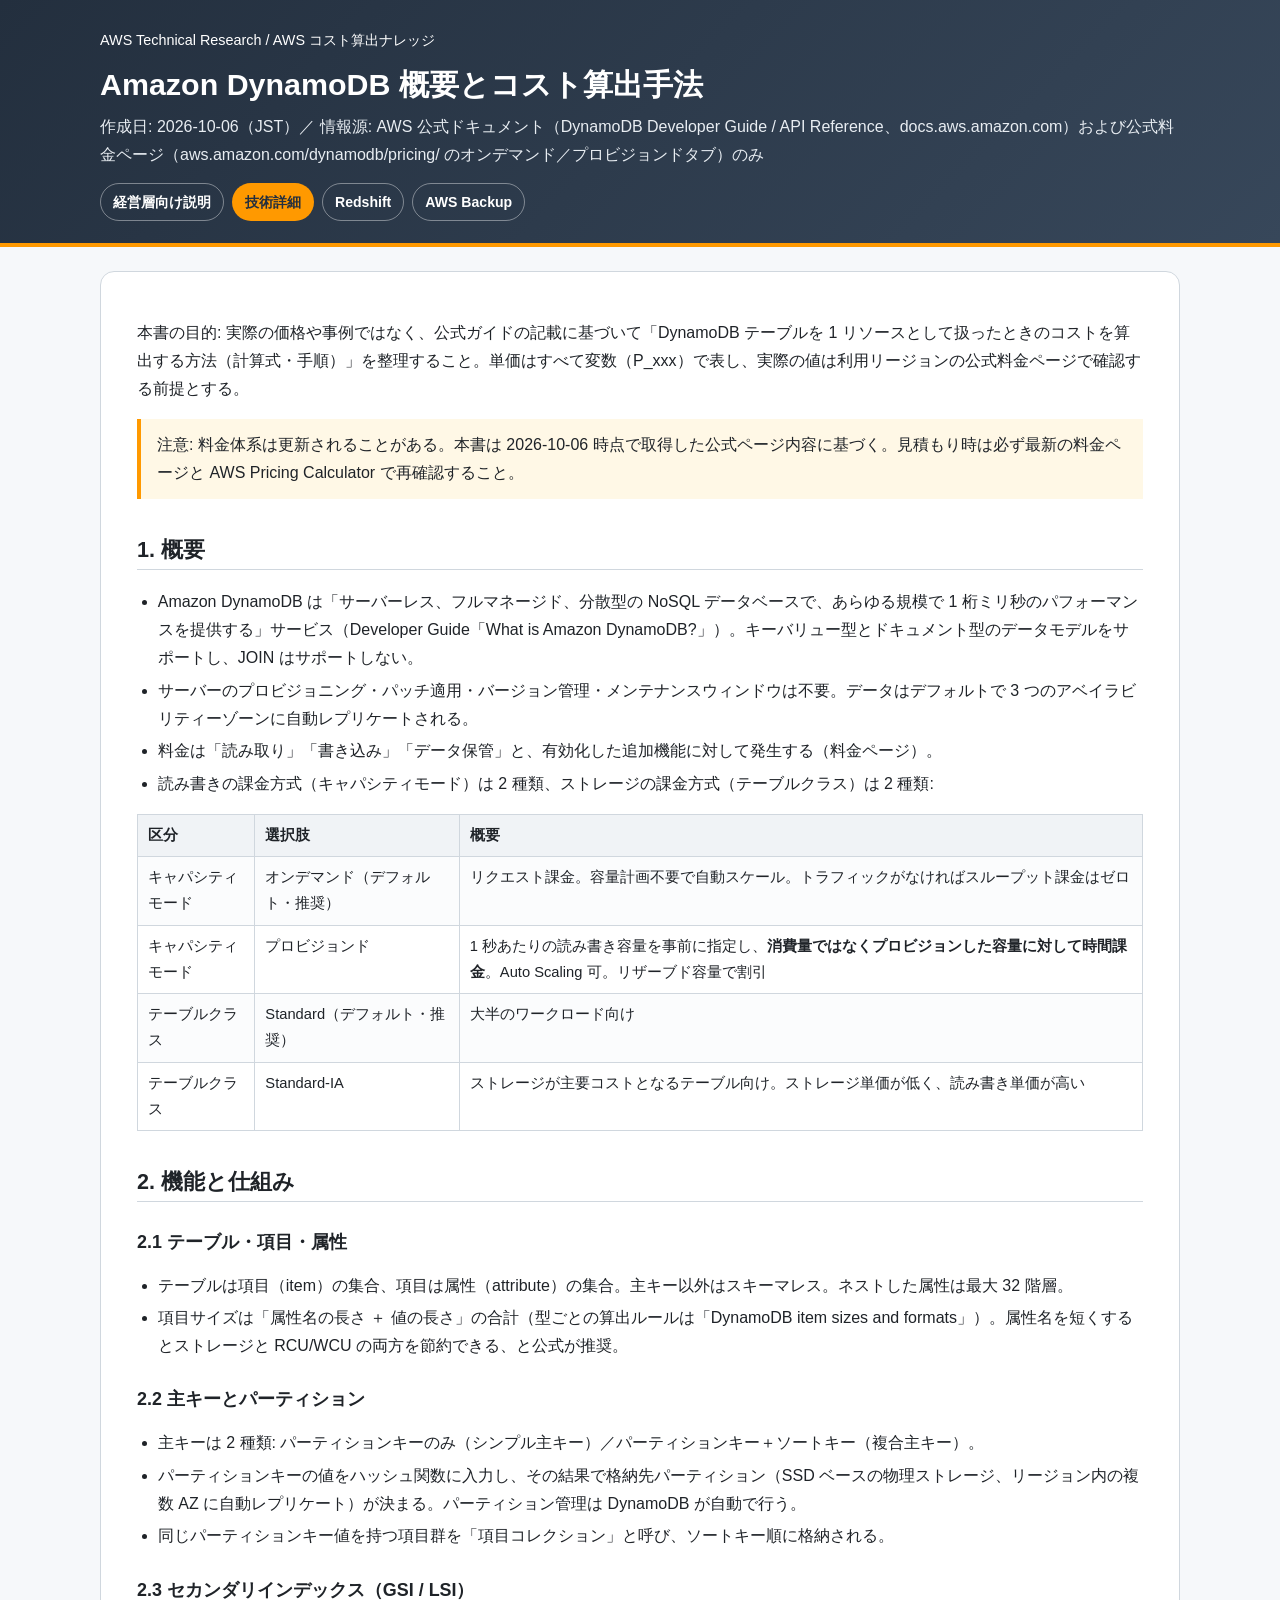
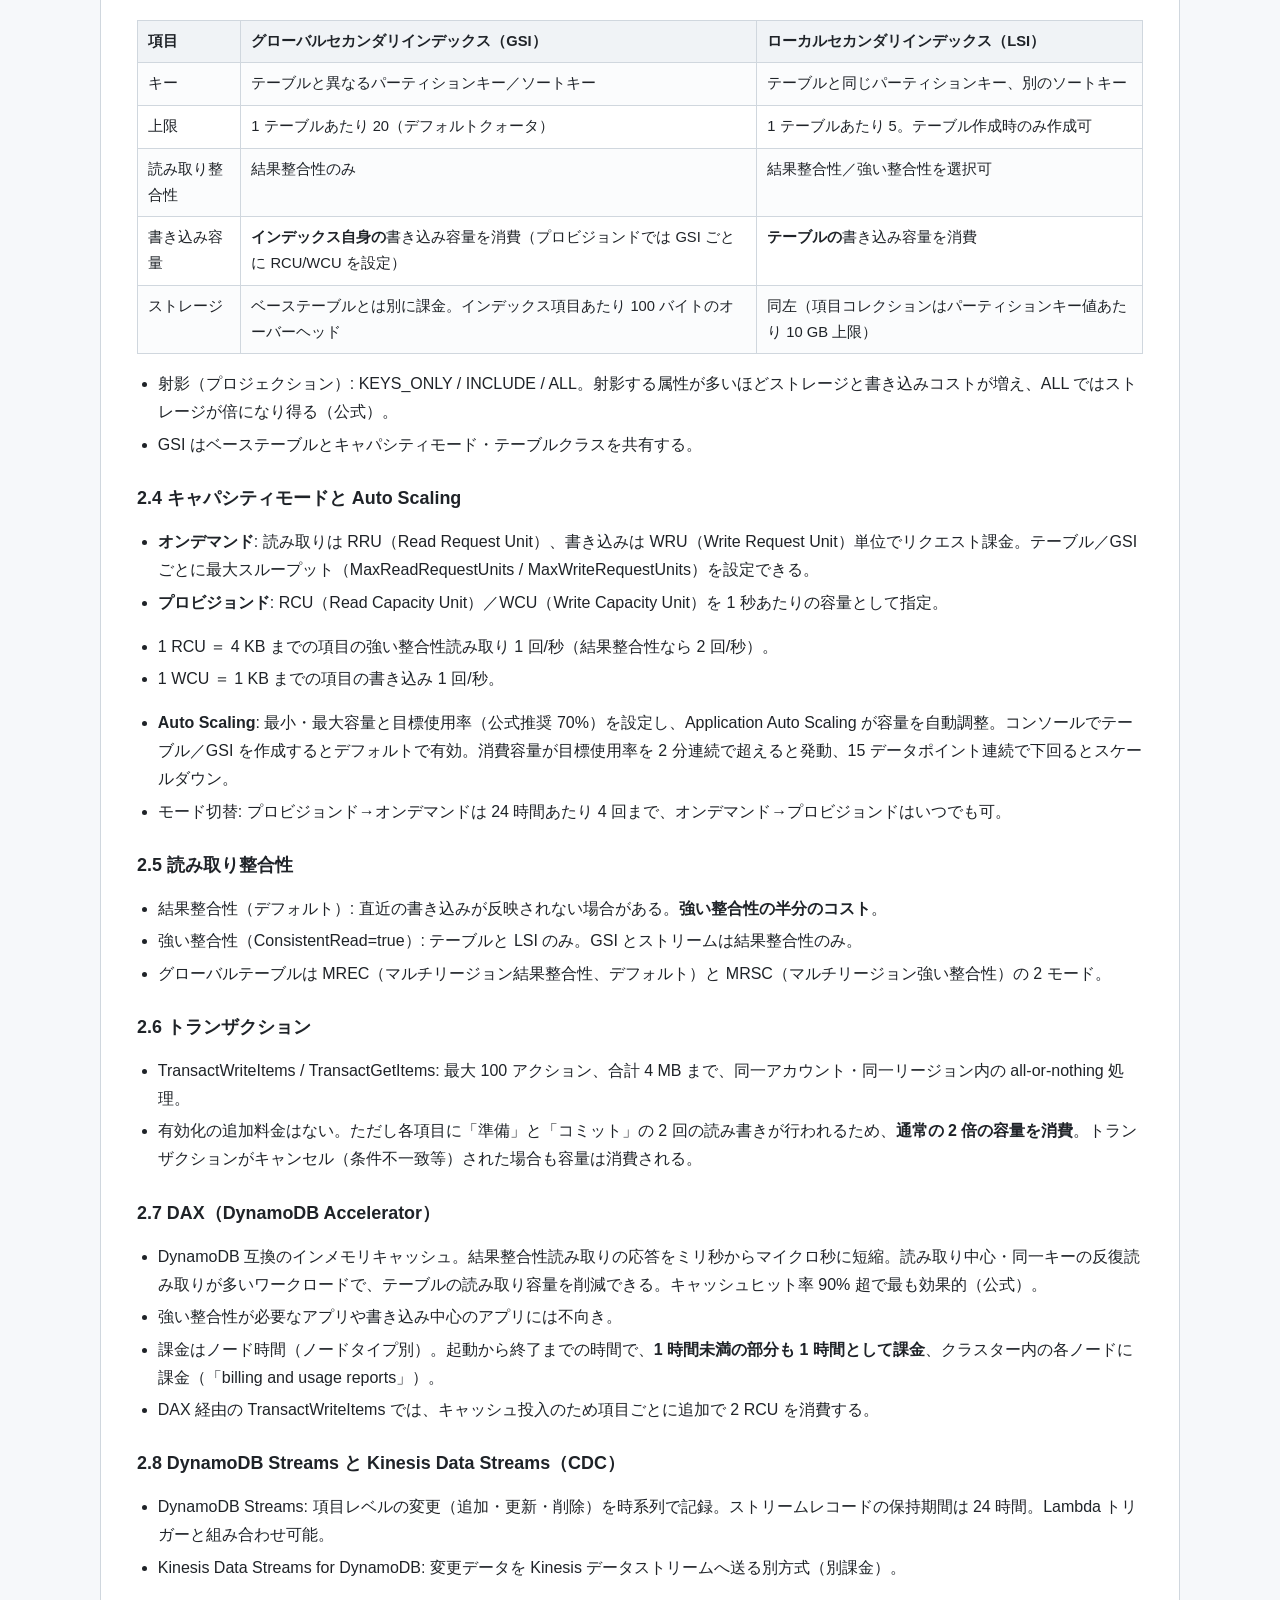
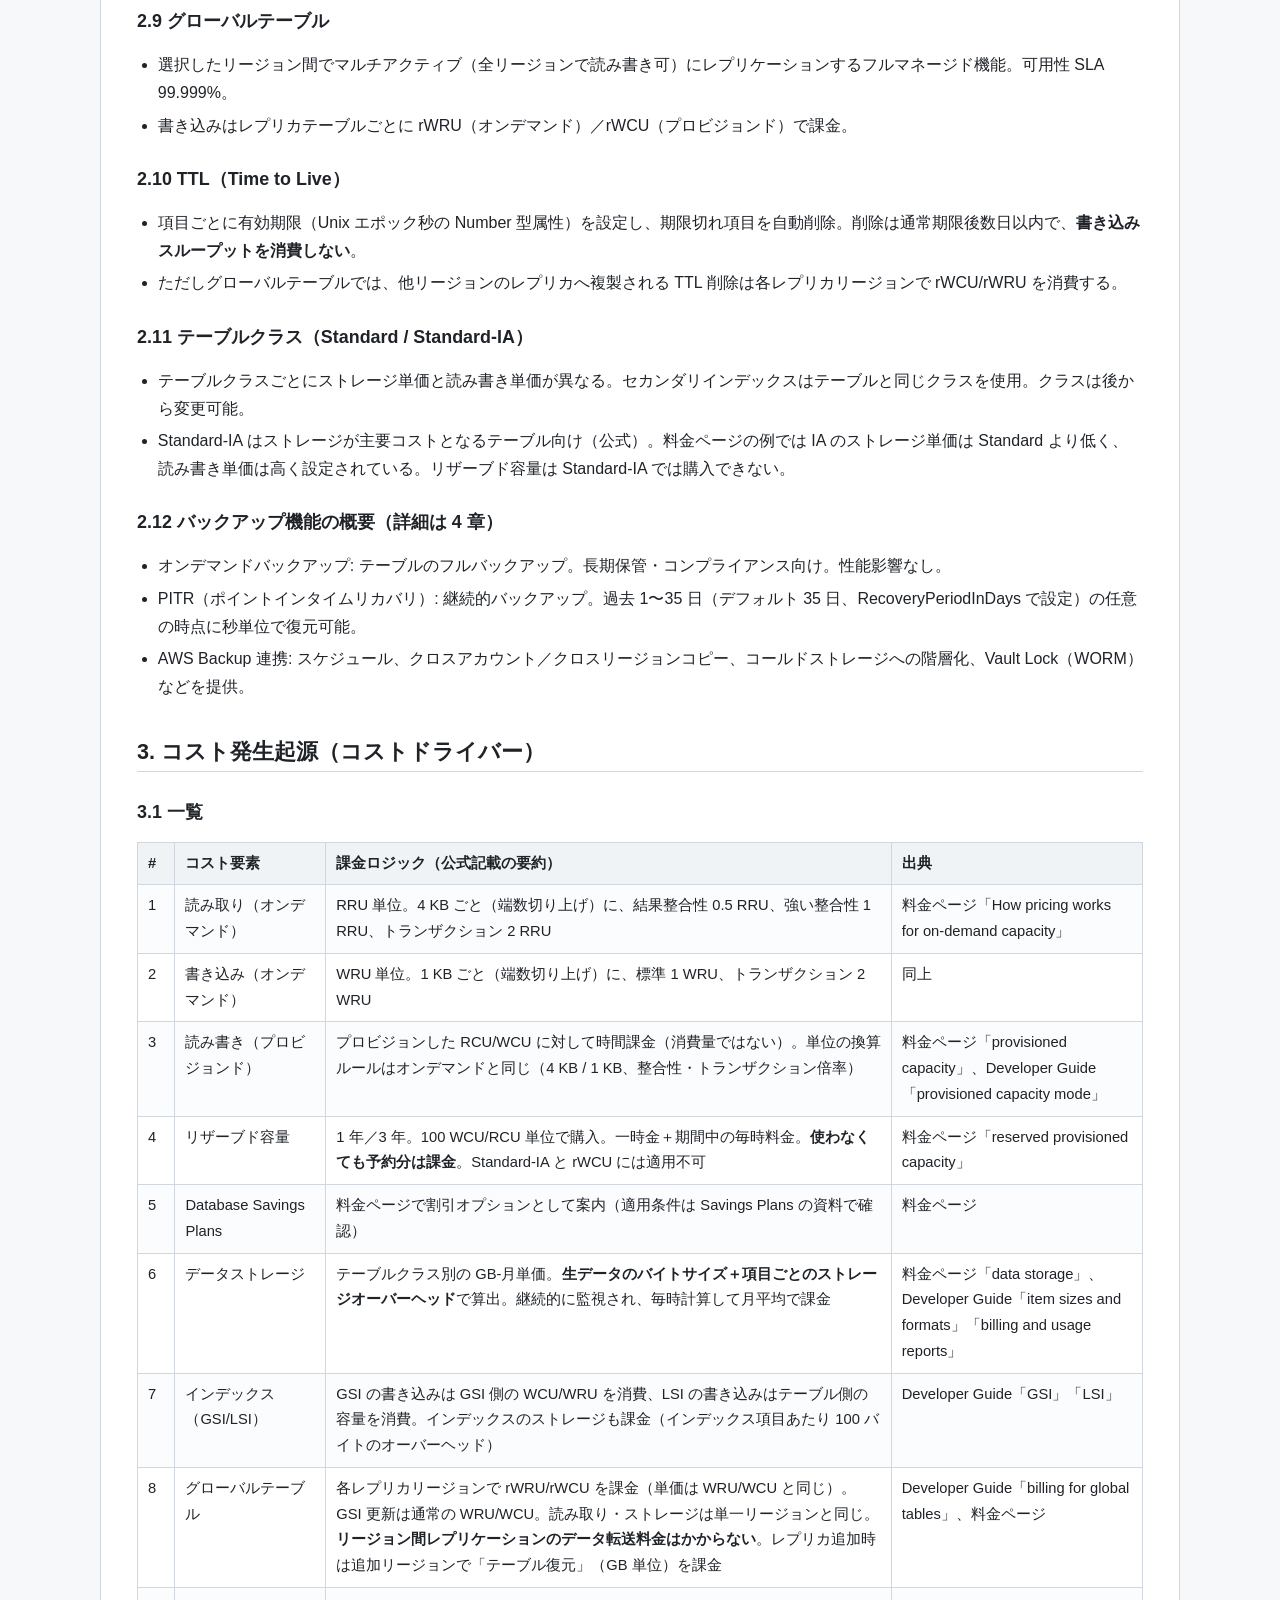
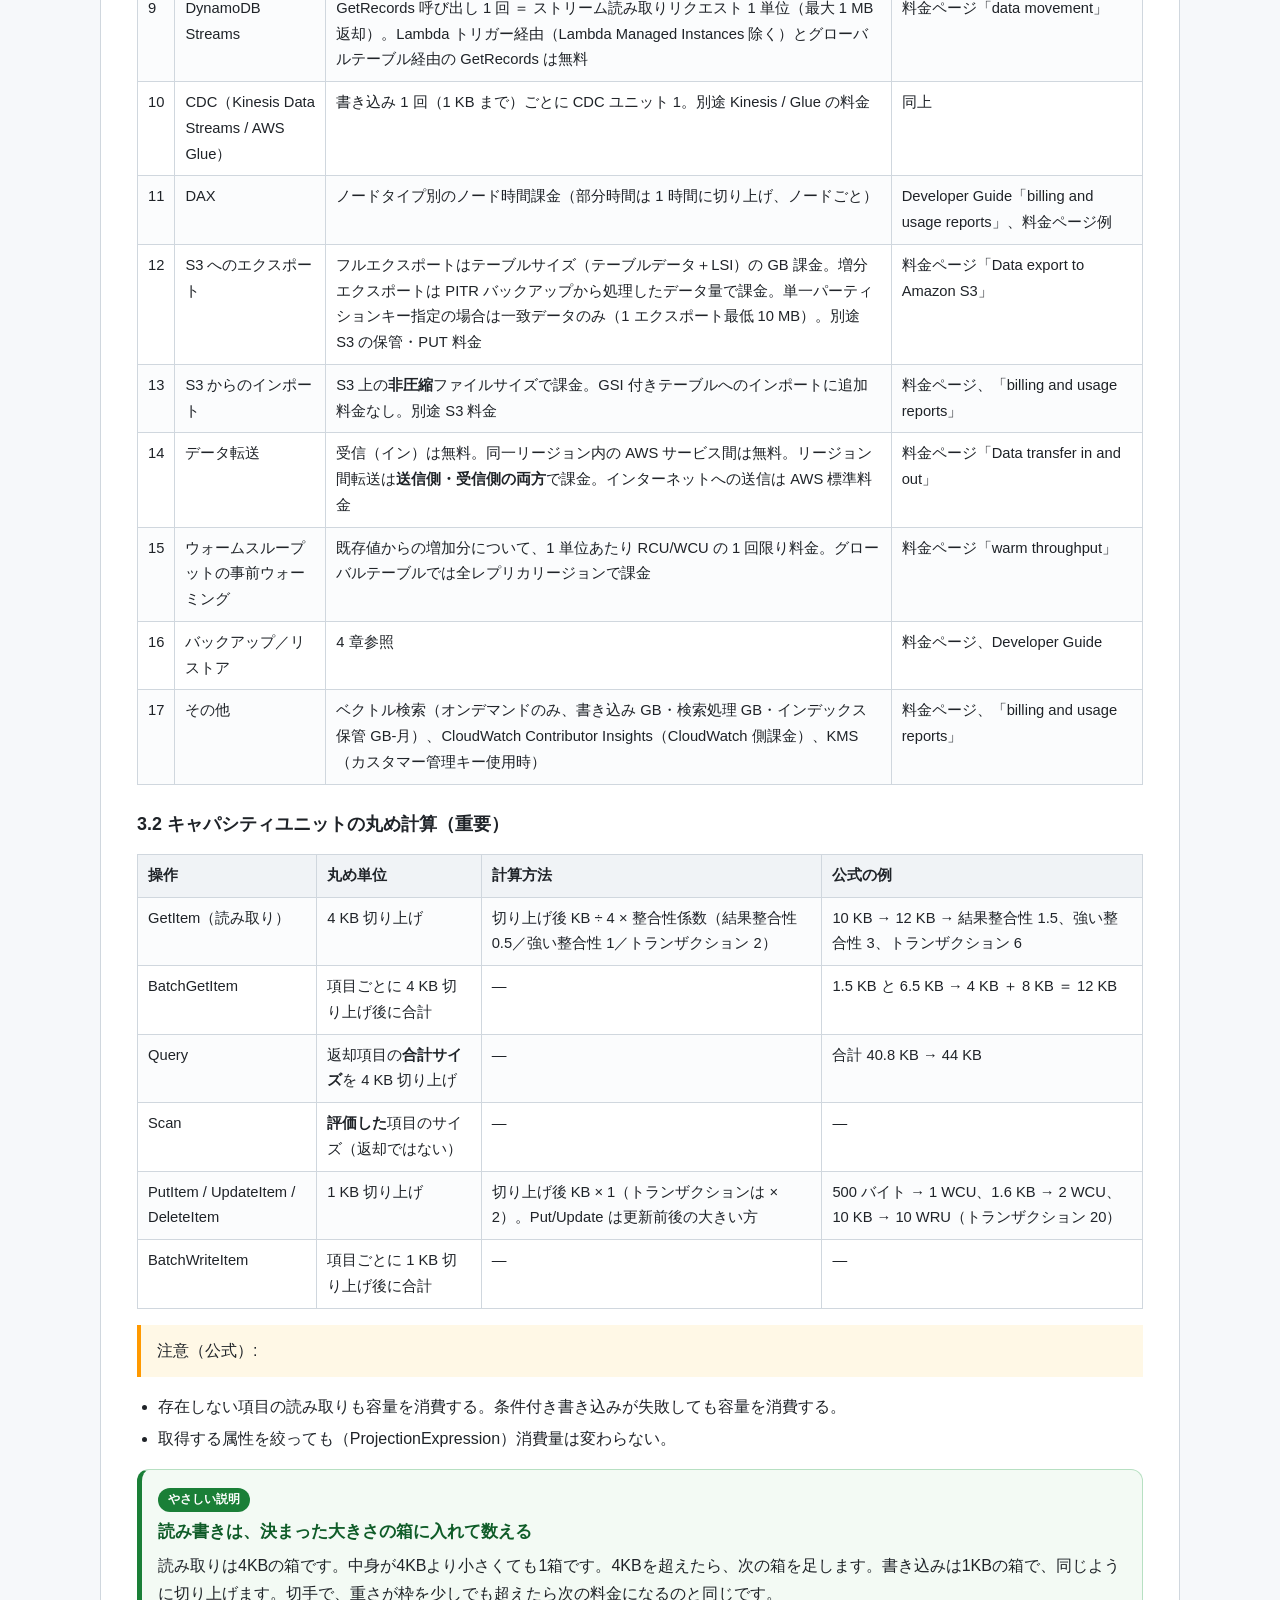
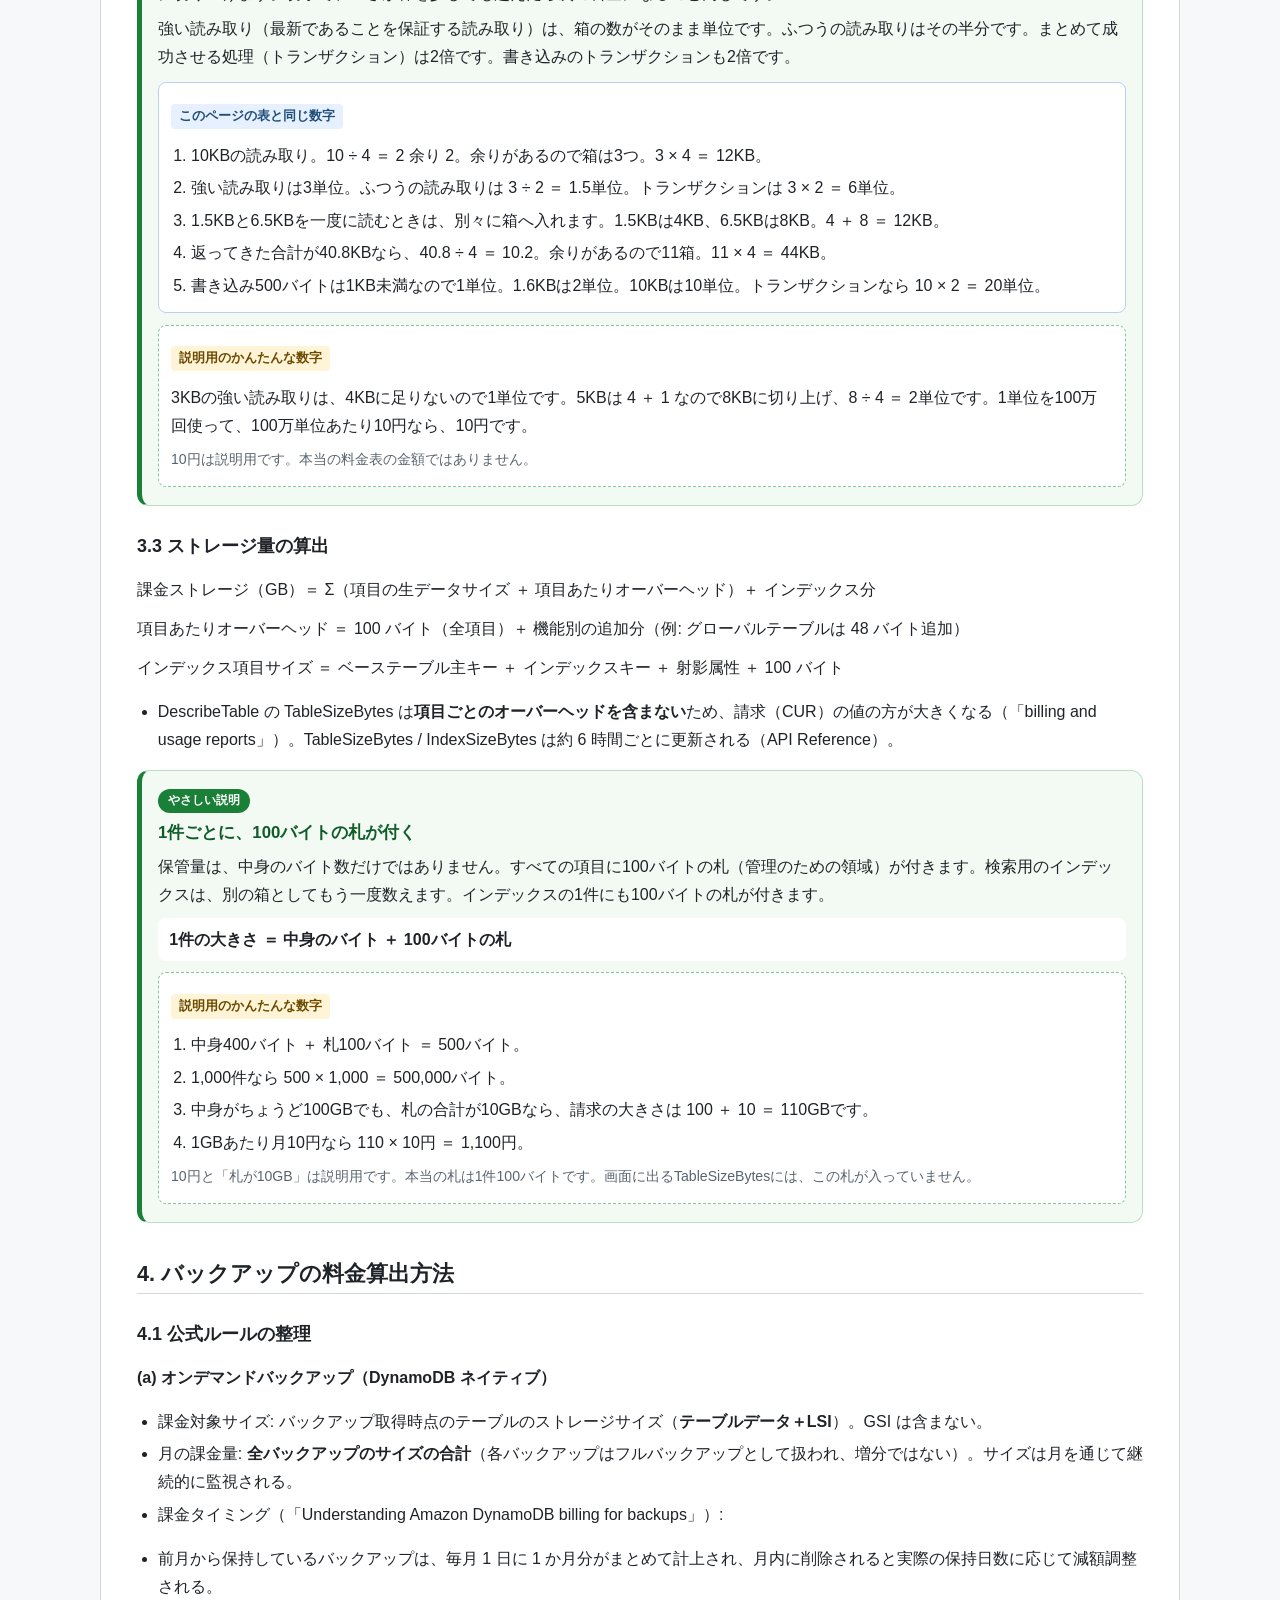
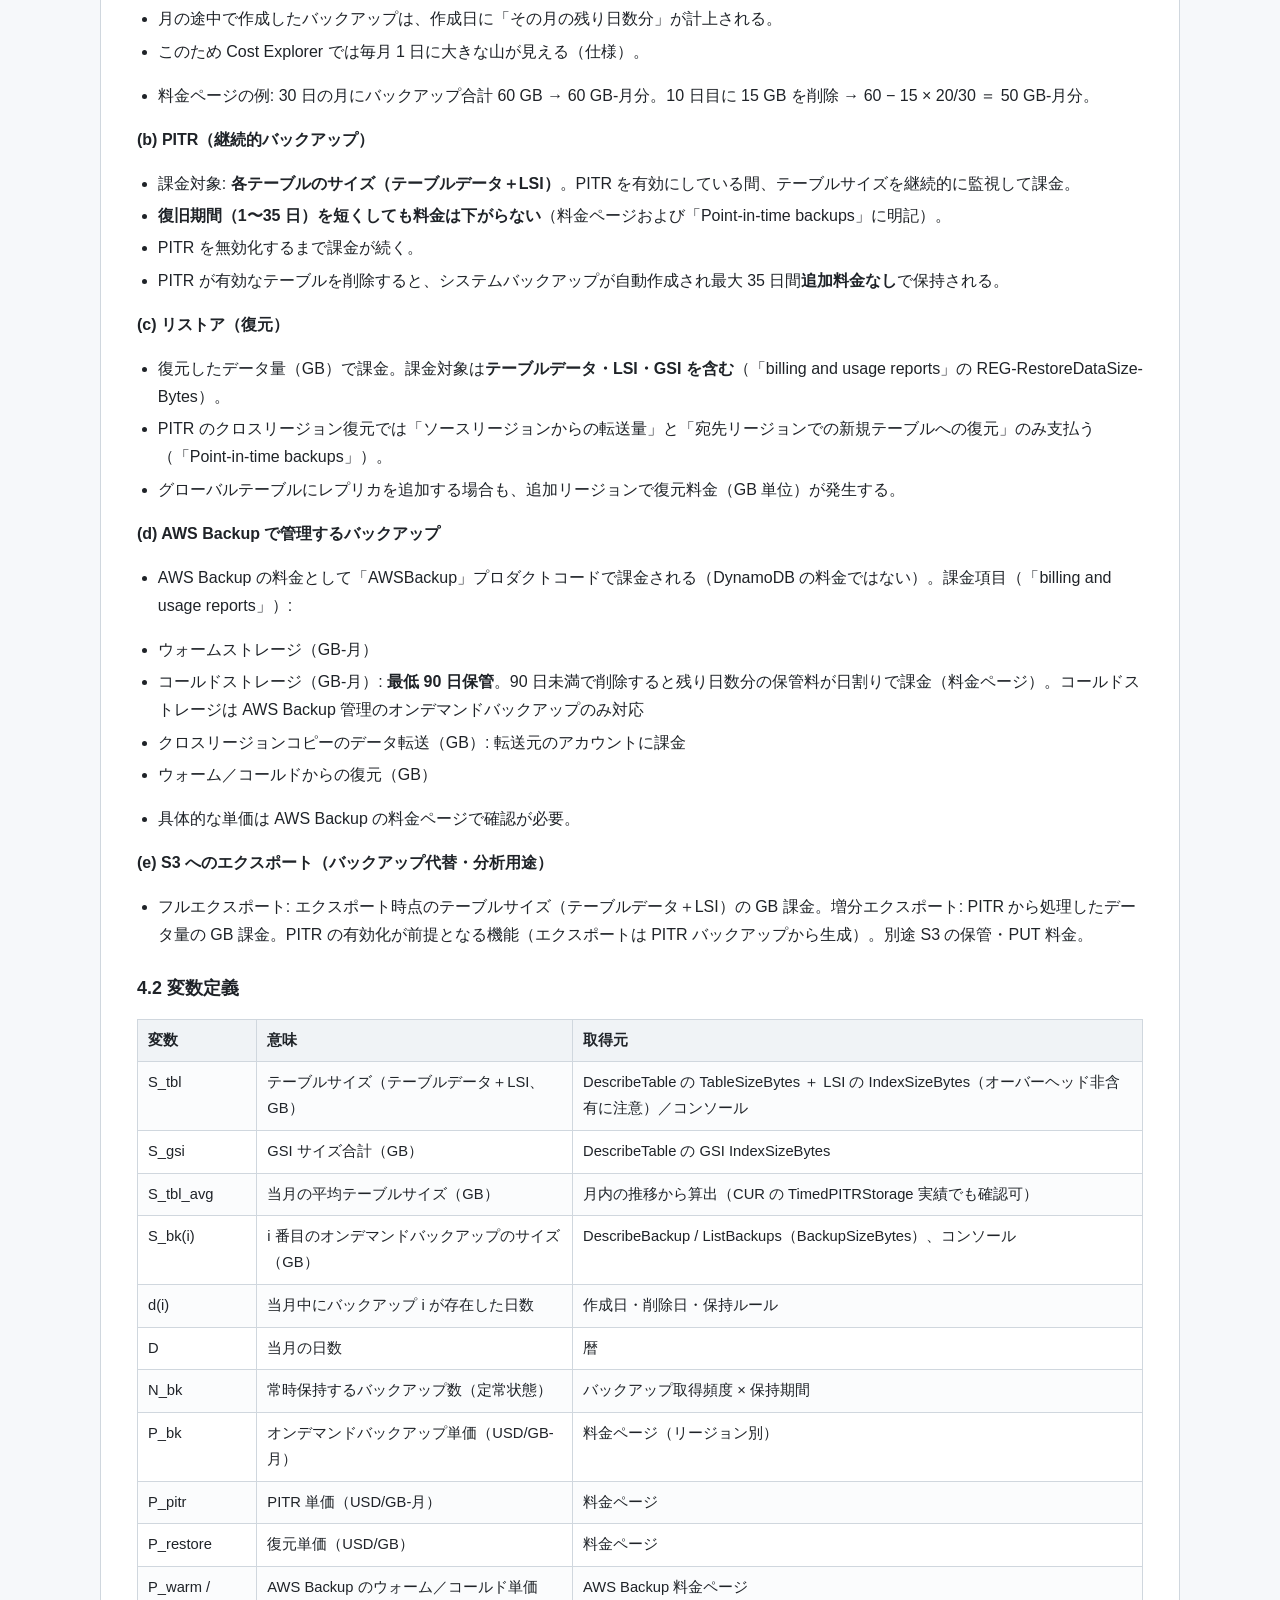
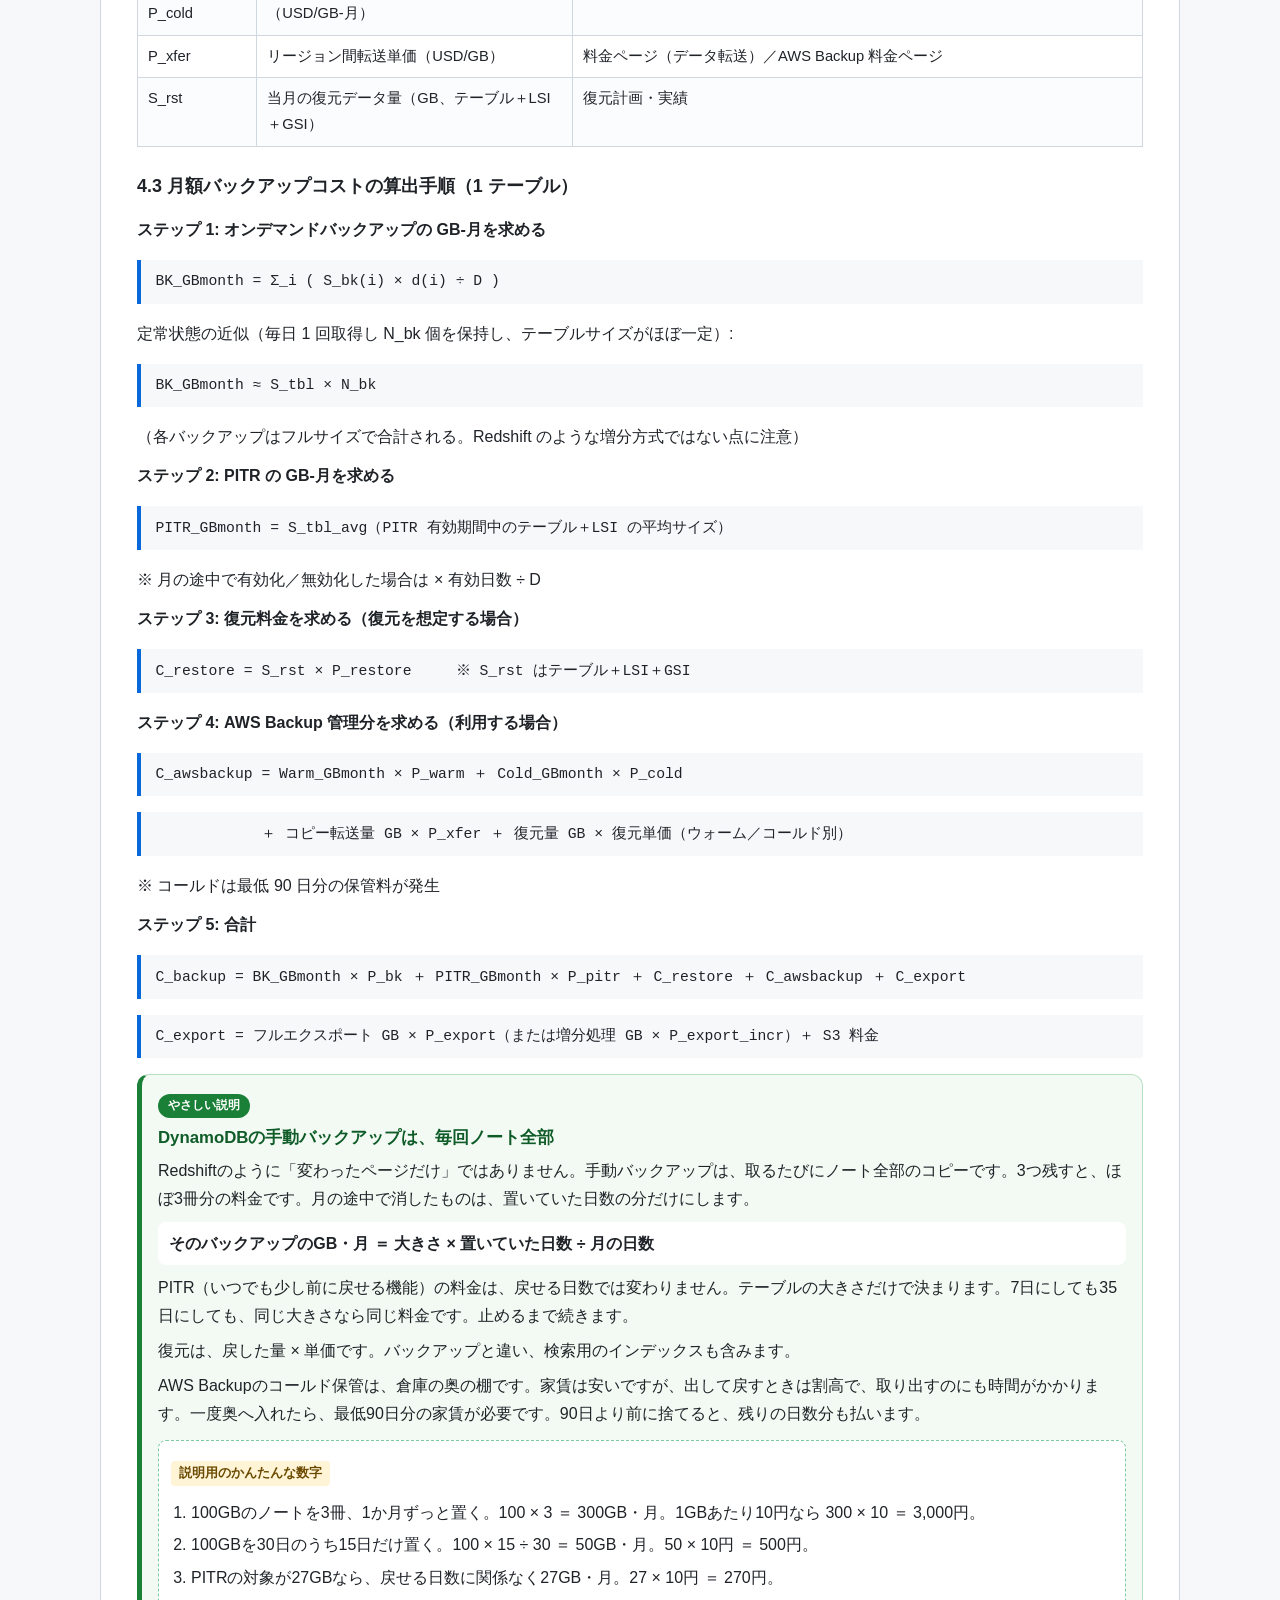
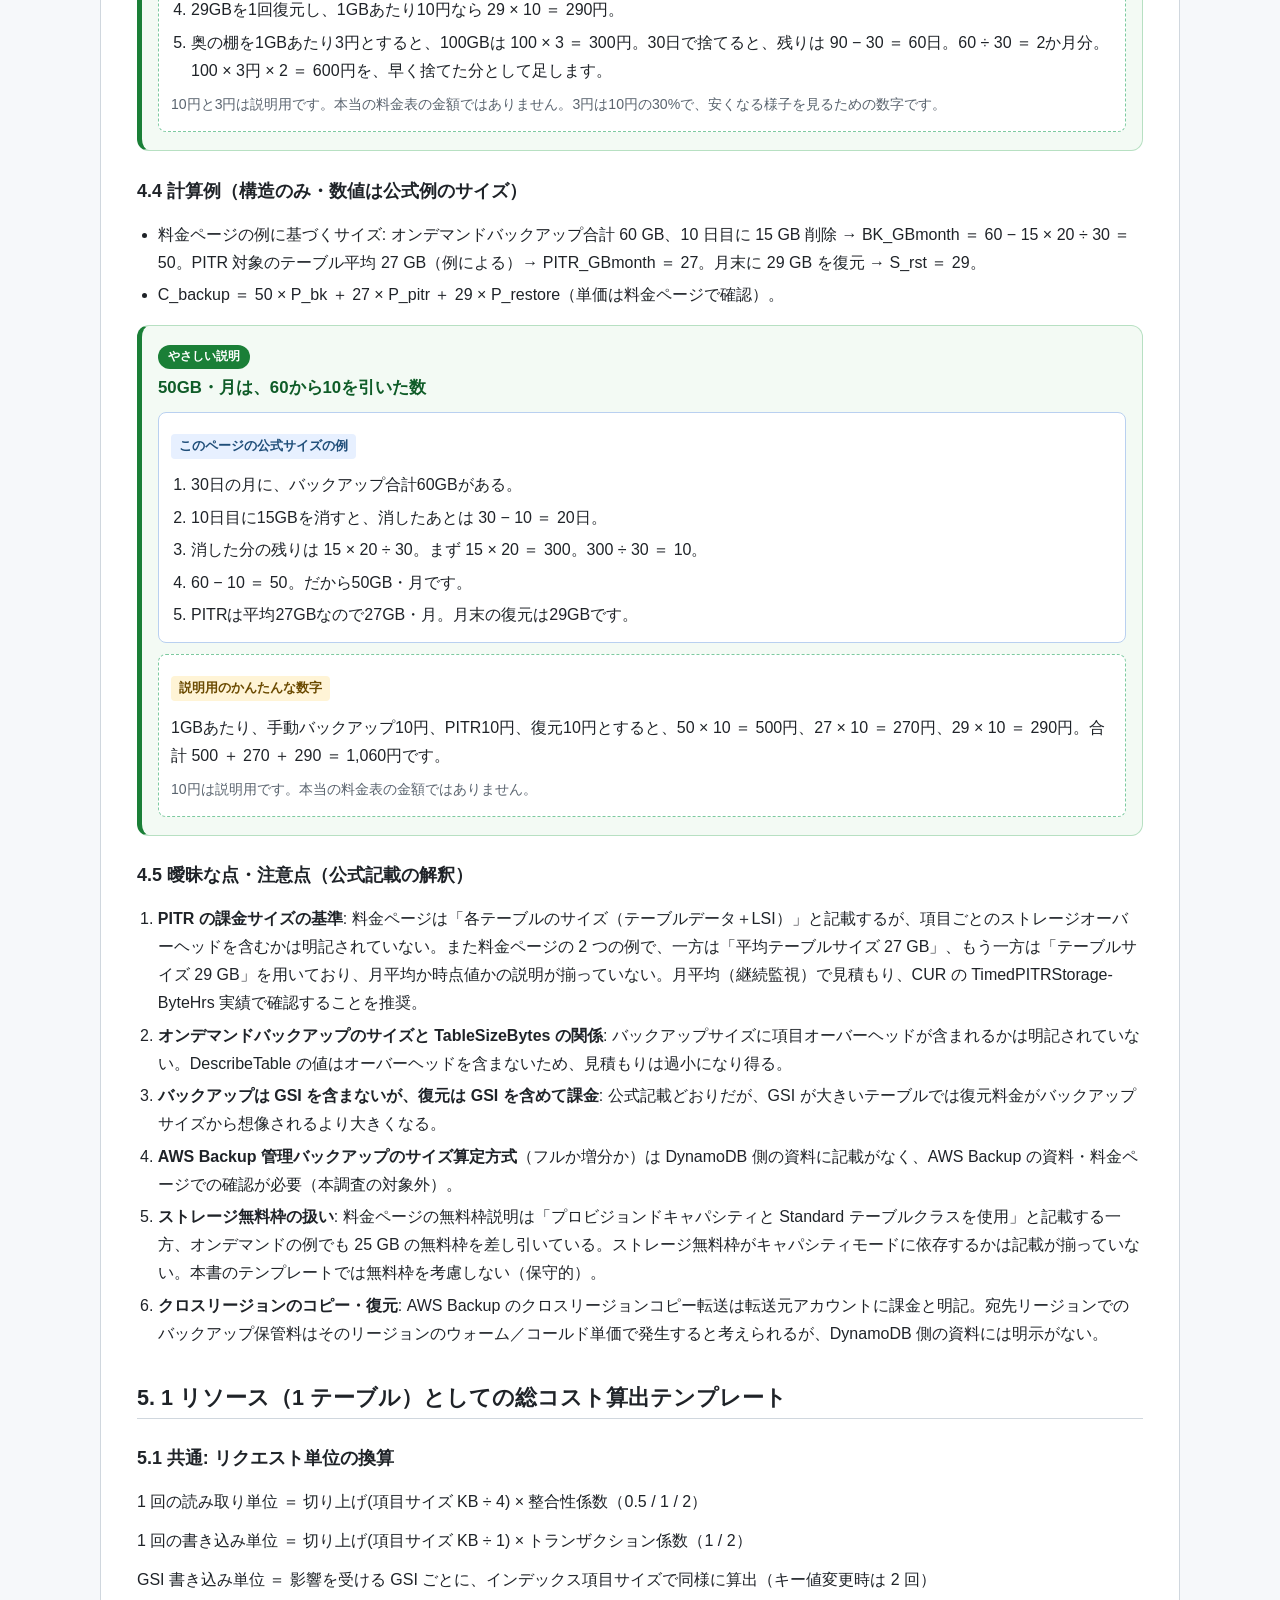
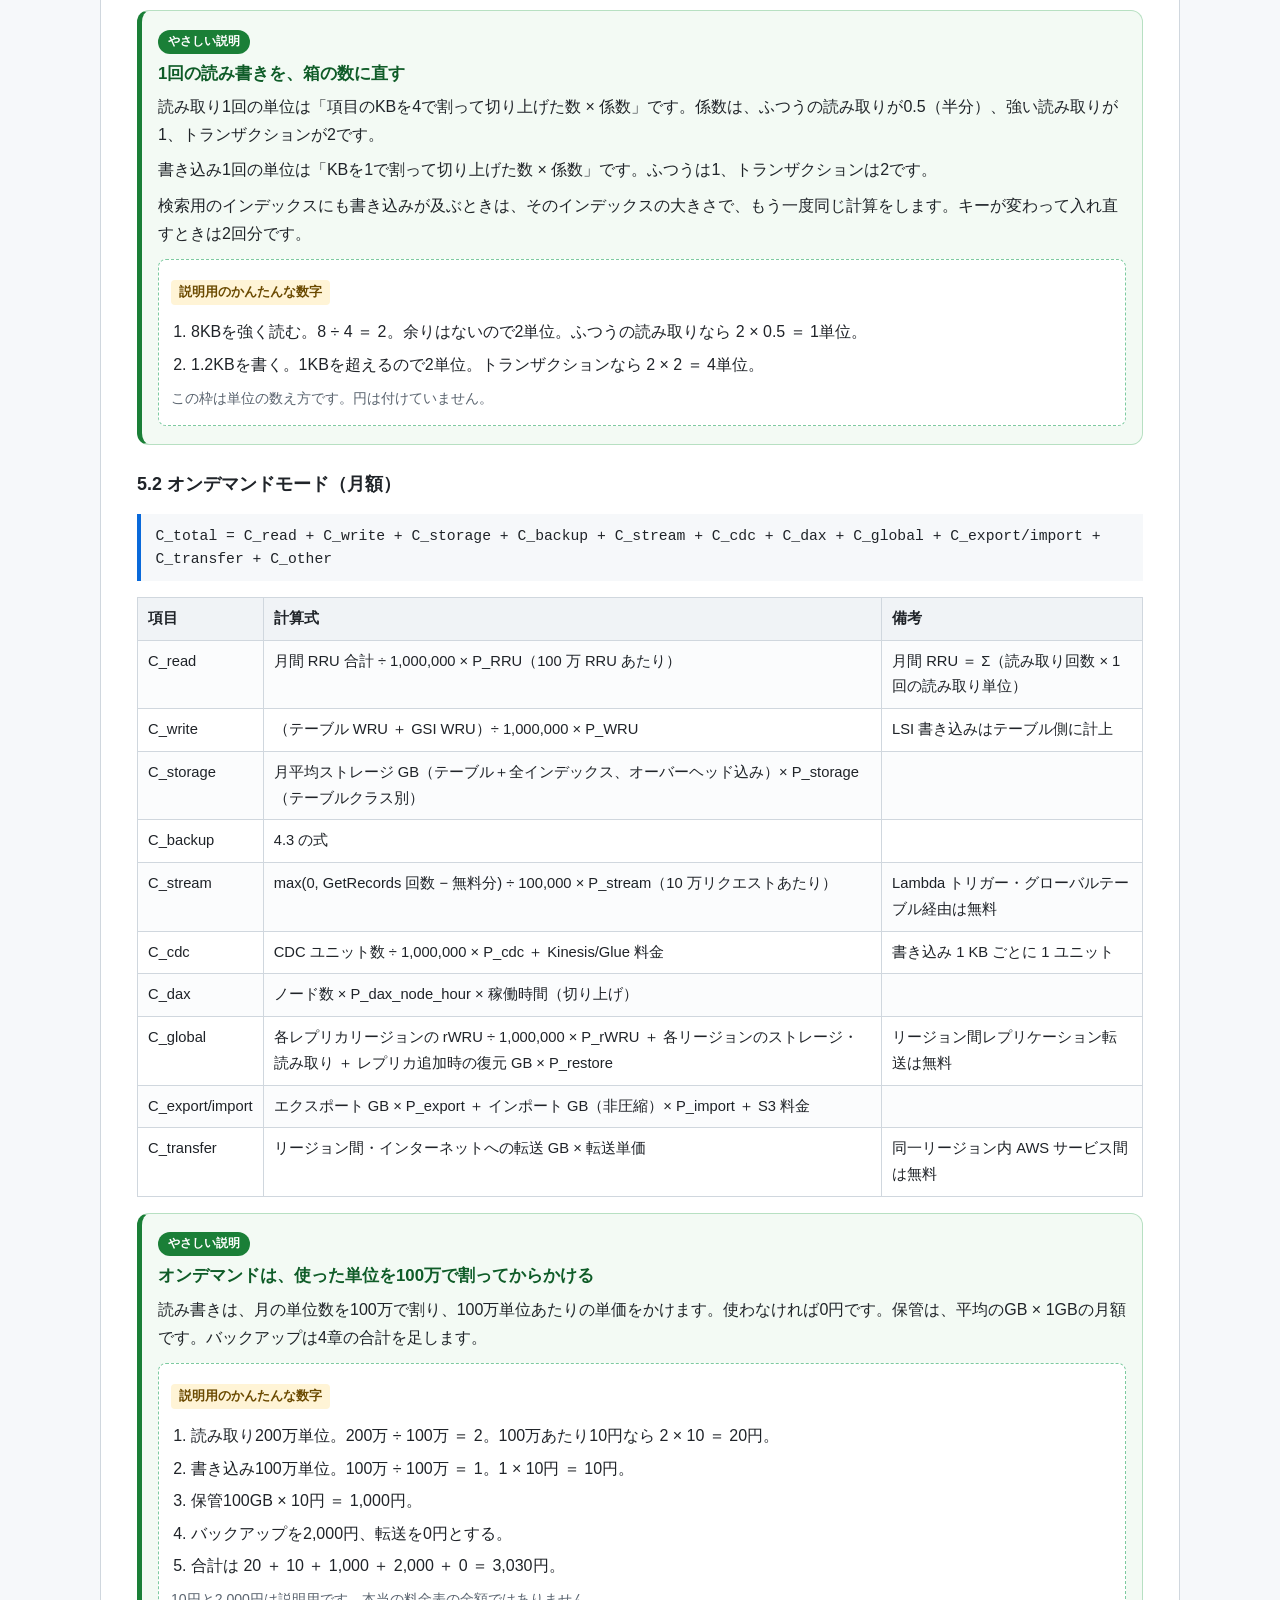
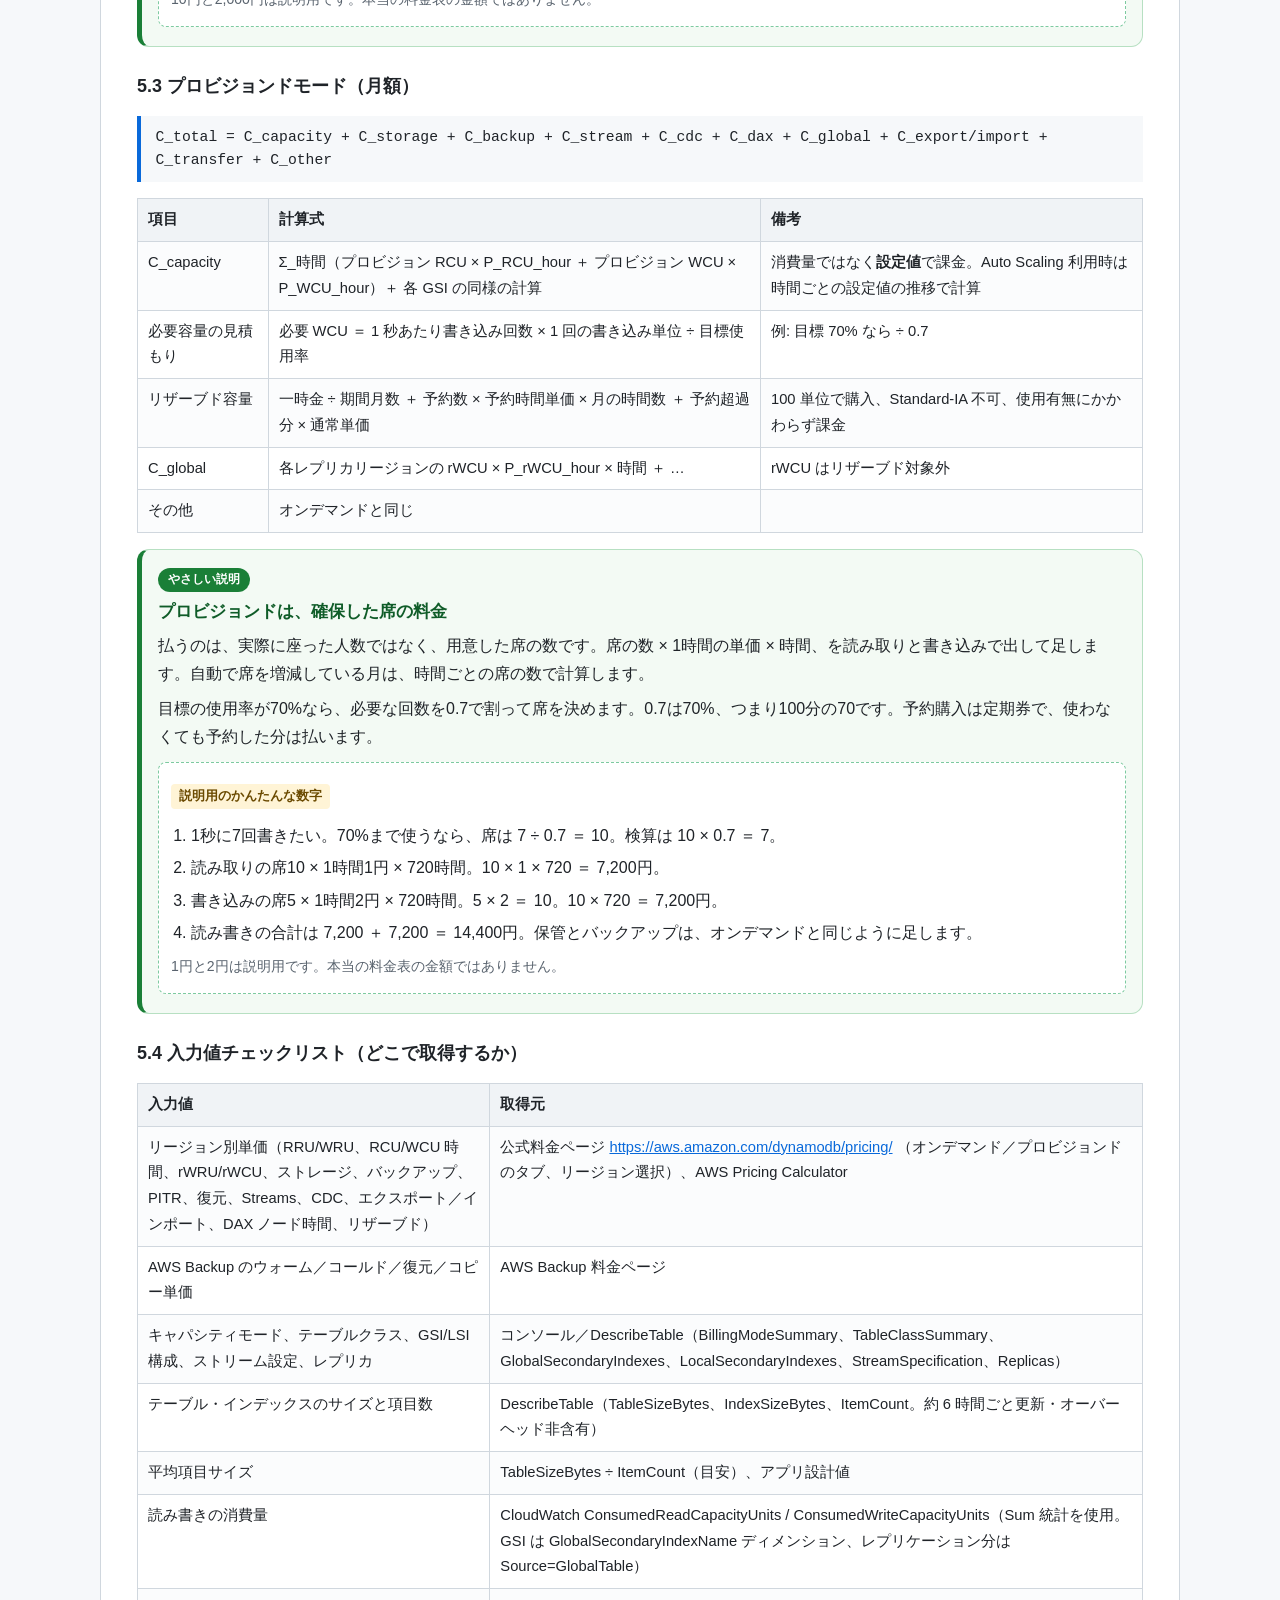
<file: cost/dynamodb/index.html>
<!doctype html>
<html lang="ja">
<head>
<meta charset="utf-8">
<meta name="viewport" content="width=device-width,initial-scale=1">
<title>Amazon DynamoDB 概要とコスト算出手法</title>
<link rel="stylesheet" href="../style.css">
</head>
<body>
<header>
<div class="wrap">
<p class="crumb"><a href="../../">AWS Technical Research</a> / <a href="../">AWS コスト算出ナレッジ</a></p>
<h1>Amazon DynamoDB 概要とコスト算出手法</h1>
<p class="sub">作成日: 2026-10-06（JST）／ 情報源: AWS 公式ドキュメント（DynamoDB Developer Guide / API Reference、docs.aws.amazon.com）および公式料金ページ（aws.amazon.com/dynamodb/pricing/ のオンデマンド／プロビジョンドタブ）のみ</p>
<nav class="switch" aria-label="資料の切り替え"><a class="other" href="executive/">経営層向け説明</a><a class="current" href="./" aria-current="page">技術詳細</a><a class="other" href="../redshift/">Redshift</a><a class="other" href="../aws-backup/">AWS Backup</a></nav>
</div>
</header>
<main>
<article>
<p>本書の目的: 実際の価格や事例ではなく、公式ガイドの記載に基づいて「DynamoDB テーブルを 1 リソースとして扱ったときのコストを算出する方法（計算式・手順）」を整理すること。単価はすべて変数（P_xxx）で表し、実際の値は利用リージョンの公式料金ページで確認する前提とする。</p>
<blockquote>注意: 料金体系は更新されることがある。本書は 2026-10-06 時点で取得した公式ページ内容に基づく。見積もり時は必ず最新の料金ページと AWS Pricing Calculator で再確認すること。</blockquote>
<h2 id="s3">1. 概要</h2>
<ul><li>Amazon DynamoDB は「サーバーレス、フルマネージド、分散型の NoSQL データベースで、あらゆる規模で 1 桁ミリ秒のパフォーマンスを提供する」サービス（Developer Guide「What is Amazon DynamoDB?」）。キーバリュー型とドキュメント型のデータモデルをサポートし、JOIN はサポートしない。</li><li>サーバーのプロビジョニング・パッチ適用・バージョン管理・メンテナンスウィンドウは不要。データはデフォルトで 3 つのアベイラビリティーゾーンに自動レプリケートされる。</li><li>料金は「読み取り」「書き込み」「データ保管」と、有効化した追加機能に対して発生する（料金ページ）。</li><li>読み書きの課金方式（キャパシティモード）は 2 種類、ストレージの課金方式（テーブルクラス）は 2 種類:</li></ul>
<div class="table-wrap"><table><tr><th><strong>区分</strong></th><th><strong>選択肢</strong></th><th><strong>概要</strong></th></tr><tr><td>キャパシティモード</td><td>オンデマンド（デフォルト・推奨）</td><td>リクエスト課金。容量計画不要で自動スケール。トラフィックがなければスループット課金はゼロ</td></tr><tr><td>キャパシティモード</td><td>プロビジョンド</td><td>1 秒あたりの読み書き容量を事前に指定し、<strong>消費量ではなくプロビジョンした容量に対して時間課金</strong>。Auto Scaling 可。リザーブド容量で割引</td></tr><tr><td>テーブルクラス</td><td>Standard（デフォルト・推奨）</td><td>大半のワークロード向け</td></tr><tr><td>テーブルクラス</td><td>Standard-IA</td><td>ストレージが主要コストとなるテーブル向け。ストレージ単価が低く、読み書き単価が高い</td></tr></table></div>
<h2 id="s6">2. 機能と仕組み</h2>
<h3 id="s7">2.1 テーブル・項目・属性</h3>
<ul><li>テーブルは項目（item）の集合、項目は属性（attribute）の集合。主キー以外はスキーマレス。ネストした属性は最大 32 階層。</li><li>項目サイズは「属性名の長さ ＋ 値の長さ」の合計（型ごとの算出ルールは「DynamoDB item sizes and formats」）。属性名を短くするとストレージと RCU/WCU の両方を節約できる、と公式が推奨。</li></ul>
<h3 id="s9">2.2 主キーとパーティション</h3>
<ul><li>主キーは 2 種類: パーティションキーのみ（シンプル主キー）／パーティションキー＋ソートキー（複合主キー）。</li><li>パーティションキーの値をハッシュ関数に入力し、その結果で格納先パーティション（SSD ベースの物理ストレージ、リージョン内の複数 AZ に自動レプリケート）が決まる。パーティション管理は DynamoDB が自動で行う。</li><li>同じパーティションキー値を持つ項目群を「項目コレクション」と呼び、ソートキー順に格納される。</li></ul>
<h3 id="s11">2.3 セカンダリインデックス（GSI / LSI）</h3>
<div class="table-wrap"><table><tr><th><strong>項目</strong></th><th><strong>グローバルセカンダリインデックス（GSI）</strong></th><th><strong>ローカルセカンダリインデックス（LSI）</strong></th></tr><tr><td>キー</td><td>テーブルと異なるパーティションキー／ソートキー</td><td>テーブルと同じパーティションキー、別のソートキー</td></tr><tr><td>上限</td><td>1 テーブルあたり 20（デフォルトクォータ）</td><td>1 テーブルあたり 5。テーブル作成時のみ作成可</td></tr><tr><td>読み取り整合性</td><td>結果整合性のみ</td><td>結果整合性／強い整合性を選択可</td></tr><tr><td>書き込み容量</td><td><strong>インデックス自身の</strong>書き込み容量を消費（プロビジョンドでは GSI ごとに RCU/WCU を設定）</td><td><strong>テーブルの</strong>書き込み容量を消費</td></tr><tr><td>ストレージ</td><td>ベーステーブルとは別に課金。インデックス項目あたり 100 バイトのオーバーヘッド</td><td>同左（項目コレクションはパーティションキー値あたり 10 GB 上限）</td></tr></table></div>
<ul><li>射影（プロジェクション）: KEYS_ONLY / INCLUDE / ALL。射影する属性が多いほどストレージと書き込みコストが増え、ALL ではストレージが倍になり得る（公式）。</li><li>GSI はベーステーブルとキャパシティモード・テーブルクラスを共有する。</li></ul>
<h3 id="s14">2.4 キャパシティモードと Auto Scaling</h3>
<ul><li><strong>オンデマンド</strong>: 読み取りは RRU（Read Request Unit）、書き込みは WRU（Write Request Unit）単位でリクエスト課金。テーブル／GSI ごとに最大スループット（MaxReadRequestUnits / MaxWriteRequestUnits）を設定できる。</li><li><strong>プロビジョンド</strong>: RCU（Read Capacity Unit）／WCU（Write Capacity Unit）を 1 秒あたりの容量として指定。</li></ul>
<ul><li>1 RCU ＝ 4 KB までの項目の強い整合性読み取り 1 回/秒（結果整合性なら 2 回/秒）。</li><li>1 WCU ＝ 1 KB までの項目の書き込み 1 回/秒。</li></ul>
<ul><li><strong>Auto Scaling</strong>: 最小・最大容量と目標使用率（公式推奨 70%）を設定し、Application Auto Scaling が容量を自動調整。コンソールでテーブル／GSI を作成するとデフォルトで有効。消費容量が目標使用率を 2 分連続で超えると発動、15 データポイント連続で下回るとスケールダウン。</li><li>モード切替: プロビジョンド→オンデマンドは 24 時間あたり 4 回まで、オンデマンド→プロビジョンドはいつでも可。</li></ul>
<h3 id="s18">2.5 読み取り整合性</h3>
<ul><li>結果整合性（デフォルト）: 直近の書き込みが反映されない場合がある。<strong>強い整合性の半分のコスト</strong>。</li><li>強い整合性（ConsistentRead=true）: テーブルと LSI のみ。GSI とストリームは結果整合性のみ。</li><li>グローバルテーブルは MREC（マルチリージョン結果整合性、デフォルト）と MRSC（マルチリージョン強い整合性）の 2 モード。</li></ul>
<h3 id="s20">2.6 トランザクション</h3>
<ul><li>TransactWriteItems / TransactGetItems: 最大 100 アクション、合計 4 MB まで、同一アカウント・同一リージョン内の all-or-nothing 処理。</li><li>有効化の追加料金はない。ただし各項目に「準備」と「コミット」の 2 回の読み書きが行われるため、<strong>通常の 2 倍の容量を消費</strong>。トランザクションがキャンセル（条件不一致等）された場合も容量は消費される。</li></ul>
<h3 id="s22">2.7 DAX（DynamoDB Accelerator）</h3>
<ul><li>DynamoDB 互換のインメモリキャッシュ。結果整合性読み取りの応答をミリ秒からマイクロ秒に短縮。読み取り中心・同一キーの反復読み取りが多いワークロードで、テーブルの読み取り容量を削減できる。キャッシュヒット率 90% 超で最も効果的（公式）。</li><li>強い整合性が必要なアプリや書き込み中心のアプリには不向き。</li><li>課金はノード時間（ノードタイプ別）。起動から終了までの時間で、<strong>1 時間未満の部分も 1 時間として課金</strong>、クラスター内の各ノードに課金（「billing and usage reports」）。</li><li>DAX 経由の TransactWriteItems では、キャッシュ投入のため項目ごとに追加で 2 RCU を消費する。</li></ul>
<h3 id="s24">2.8 DynamoDB Streams と Kinesis Data Streams（CDC）</h3>
<ul><li>DynamoDB Streams: 項目レベルの変更（追加・更新・削除）を時系列で記録。ストリームレコードの保持期間は 24 時間。Lambda トリガーと組み合わせ可能。</li><li>Kinesis Data Streams for DynamoDB: 変更データを Kinesis データストリームへ送る別方式（別課金）。</li></ul>
<h3 id="s26">2.9 グローバルテーブル</h3>
<ul><li>選択したリージョン間でマルチアクティブ（全リージョンで読み書き可）にレプリケーションするフルマネージド機能。可用性 SLA 99.999%。</li><li>書き込みはレプリカテーブルごとに rWRU（オンデマンド）／rWCU（プロビジョンド）で課金。</li></ul>
<h3 id="s28">2.10 TTL（Time to Live）</h3>
<ul><li>項目ごとに有効期限（Unix エポック秒の Number 型属性）を設定し、期限切れ項目を自動削除。削除は通常期限後数日以内で、<strong>書き込みスループットを消費しない</strong>。</li><li>ただしグローバルテーブルでは、他リージョンのレプリカへ複製される TTL 削除は各レプリカリージョンで rWCU/rWRU を消費する。</li></ul>
<h3 id="s30">2.11 テーブルクラス（Standard / Standard-IA）</h3>
<ul><li>テーブルクラスごとにストレージ単価と読み書き単価が異なる。セカンダリインデックスはテーブルと同じクラスを使用。クラスは後から変更可能。</li><li>Standard-IA はストレージが主要コストとなるテーブル向け（公式）。料金ページの例では IA のストレージ単価は Standard より低く、読み書き単価は高く設定されている。リザーブド容量は Standard-IA では購入できない。</li></ul>
<h3 id="s32">2.12 バックアップ機能の概要（詳細は 4 章）</h3>
<ul><li>オンデマンドバックアップ: テーブルのフルバックアップ。長期保管・コンプライアンス向け。性能影響なし。</li><li>PITR（ポイントインタイムリカバリ）: 継続的バックアップ。過去 1〜35 日（デフォルト 35 日、RecoveryPeriodInDays で設定）の任意の時点に秒単位で復元可能。</li><li>AWS Backup 連携: スケジュール、クロスアカウント／クロスリージョンコピー、コールドストレージへの階層化、Vault Lock（WORM）などを提供。</li></ul>
<h2 id="s34">3. コスト発生起源（コストドライバー）</h2>
<h3 id="s35">3.1 一覧</h3>
<div class="table-wrap"><table><tr><th><strong>#</strong></th><th><strong>コスト要素</strong></th><th><strong>課金ロジック（公式記載の要約）</strong></th><th><strong>出典</strong></th></tr><tr><td>1</td><td>読み取り（オンデマンド）</td><td>RRU 単位。4 KB ごと（端数切り上げ）に、結果整合性 0.5 RRU、強い整合性 1 RRU、トランザクション 2 RRU</td><td>料金ページ「How pricing works for on-demand capacity」</td></tr><tr><td>2</td><td>書き込み（オンデマンド）</td><td>WRU 単位。1 KB ごと（端数切り上げ）に、標準 1 WRU、トランザクション 2 WRU</td><td>同上</td></tr><tr><td>3</td><td>読み書き（プロビジョンド）</td><td>プロビジョンした RCU/WCU に対して時間課金（消費量ではない）。単位の換算ルールはオンデマンドと同じ（4 KB / 1 KB、整合性・トランザクション倍率）</td><td>料金ページ「provisioned capacity」、Developer Guide「provisioned capacity mode」</td></tr><tr><td>4</td><td>リザーブド容量</td><td>1 年／3 年。100 WCU/RCU 単位で購入。一時金＋期間中の毎時料金。<strong>使わなくても予約分は課金</strong>。Standard-IA と rWCU には適用不可</td><td>料金ページ「reserved provisioned capacity」</td></tr><tr><td>5</td><td>Database Savings Plans</td><td>料金ページで割引オプションとして案内（適用条件は Savings Plans の資料で確認）</td><td>料金ページ</td></tr><tr><td>6</td><td>データストレージ</td><td>テーブルクラス別の GB-月単価。<strong>生データのバイトサイズ＋項目ごとのストレージオーバーヘッド</strong>で算出。継続的に監視され、毎時計算して月平均で課金</td><td>料金ページ「data storage」、Developer Guide「item sizes and formats」「billing and usage reports」</td></tr><tr><td>7</td><td>インデックス（GSI/LSI）</td><td>GSI の書き込みは GSI 側の WCU/WRU を消費、LSI の書き込みはテーブル側の容量を消費。インデックスのストレージも課金（インデックス項目あたり 100 バイトのオーバーヘッド）</td><td>Developer Guide「GSI」「LSI」</td></tr><tr><td>8</td><td>グローバルテーブル</td><td>各レプリカリージョンで rWRU/rWCU を課金（単価は WRU/WCU と同じ）。GSI 更新は通常の WRU/WCU。読み取り・ストレージは単一リージョンと同じ。<strong>リージョン間レプリケーションのデータ転送料金はかからない</strong>。レプリカ追加時は追加リージョンで「テーブル復元」（GB 単位）を課金</td><td>Developer Guide「billing for global tables」、料金ページ</td></tr><tr><td>9</td><td>DynamoDB Streams</td><td>GetRecords 呼び出し 1 回 ＝ ストリーム読み取りリクエスト 1 単位（最大 1 MB 返却）。Lambda トリガー経由（Lambda Managed Instances 除く）とグローバルテーブル経由の GetRecords は無料</td><td>料金ページ「data movement」</td></tr><tr><td>10</td><td>CDC（Kinesis Data Streams / AWS Glue）</td><td>書き込み 1 回（1 KB まで）ごとに CDC ユニット 1。別途 Kinesis / Glue の料金</td><td>同上</td></tr><tr><td>11</td><td>DAX</td><td>ノードタイプ別のノード時間課金（部分時間は 1 時間に切り上げ、ノードごと）</td><td>Developer Guide「billing and usage reports」、料金ページ例</td></tr><tr><td>12</td><td>S3 へのエクスポート</td><td>フルエクスポートはテーブルサイズ（テーブルデータ＋LSI）の GB 課金。増分エクスポートは PITR バックアップから処理したデータ量で課金。単一パーティションキー指定の場合は一致データのみ（1 エクスポート最低 10 MB）。別途 S3 の保管・PUT 料金</td><td>料金ページ「Data export to Amazon S3」</td></tr><tr><td>13</td><td>S3 からのインポート</td><td>S3 上の<strong>非圧縮</strong>ファイルサイズで課金。GSI 付きテーブルへのインポートに追加料金なし。別途 S3 料金</td><td>料金ページ、「billing and usage reports」</td></tr><tr><td>14</td><td>データ転送</td><td>受信（イン）は無料。同一リージョン内の AWS サービス間は無料。リージョン間転送は<strong>送信側・受信側の両方</strong>で課金。インターネットへの送信は AWS 標準料金</td><td>料金ページ「Data transfer in and out」</td></tr><tr><td>15</td><td>ウォームスループットの事前ウォーミング</td><td>既存値からの増加分について、1 単位あたり RCU/WCU の 1 回限り料金。グローバルテーブルでは全レプリカリージョンで課金</td><td>料金ページ「warm throughput」</td></tr><tr><td>16</td><td>バックアップ／リストア</td><td>4 章参照</td><td>料金ページ、Developer Guide</td></tr><tr><td>17</td><td>その他</td><td>ベクトル検索（オンデマンドのみ、書き込み GB・検索処理 GB・インデックス保管 GB-月）、CloudWatch Contributor Insights（CloudWatch 側課金）、KMS（カスタマー管理キー使用時）</td><td>料金ページ、「billing and usage reports」</td></tr></table></div>
<h3 id="s37">3.2 キャパシティユニットの丸め計算（重要）</h3>
<div class="table-wrap"><table><tr><th><strong>操作</strong></th><th><strong>丸め単位</strong></th><th><strong>計算方法</strong></th><th><strong>公式の例</strong></th></tr><tr><td>GetItem（読み取り）</td><td>4 KB 切り上げ</td><td>切り上げ後 KB ÷ 4 × 整合性係数（結果整合性 0.5／強い整合性 1／トランザクション 2）</td><td>10 KB → 12 KB → 結果整合性 1.5、強い整合性 3、トランザクション 6</td></tr><tr><td>BatchGetItem</td><td>項目ごとに 4 KB 切り上げ後に合計</td><td>—</td><td>1.5 KB と 6.5 KB → 4 KB ＋ 8 KB ＝ 12 KB</td></tr><tr><td>Query</td><td>返却項目の<strong>合計サイズ</strong>を 4 KB 切り上げ</td><td>—</td><td>合計 40.8 KB → 44 KB</td></tr><tr><td>Scan</td><td><strong>評価した</strong>項目のサイズ（返却ではない）</td><td>—</td><td>—</td></tr><tr><td>PutItem / UpdateItem / DeleteItem</td><td>1 KB 切り上げ</td><td>切り上げ後 KB × 1（トランザクションは × 2）。Put/Update は更新前後の大きい方</td><td>500 バイト → 1 WCU、1.6 KB → 2 WCU、10 KB → 10 WRU（トランザクション 20）</td></tr><tr><td>BatchWriteItem</td><td>項目ごとに 1 KB 切り上げ後に合計</td><td>—</td><td>—</td></tr></table></div>
<blockquote>注意（公式）:</blockquote>
<ul><li>存在しない項目の読み取りも容量を消費する。条件付き書き込みが失敗しても容量を消費する。</li><li>取得する属性を絞っても（ProjectionExpression）消費量は変わらない。</li></ul>
<aside class="easy" id="easy-ddb-unit" aria-label="やさしい説明">
<p class="easy-kicker">やさしい説明</p>
<p class="easy-title">読み書きは、決まった大きさの箱に入れて数える</p>
<p>読み取りは4KBの箱です。中身が4KBより小さくても1箱です。4KBを超えたら、次の箱を足します。書き込みは1KBの箱で、同じように切り上げます。切手で、重さが枠を少しでも超えたら次の料金になるのと同じです。</p>
<p>強い読み取り（最新であることを保証する読み取り）は、箱の数がそのまま単位です。ふつうの読み取りはその半分です。まとめて成功させる処理（トランザクション）は2倍です。書き込みのトランザクションも2倍です。</p>
<div class="real">
<p><span class="real-label">このページの表と同じ数字</span></p>
<ol>
<li>10KBの読み取り。10 ÷ 4 ＝ 2 余り 2。余りがあるので箱は3つ。3 × 4 ＝ 12KB。</li>
<li>強い読み取りは3単位。ふつうの読み取りは 3 ÷ 2 ＝ 1.5単位。トランザクションは 3 × 2 ＝ 6単位。</li>
<li>1.5KBと6.5KBを一度に読むときは、別々に箱へ入れます。1.5KBは4KB、6.5KBは8KB。4 ＋ 8 ＝ 12KB。</li>
<li>返ってきた合計が40.8KBなら、40.8 ÷ 4 ＝ 10.2。余りがあるので11箱。11 × 4 ＝ 44KB。</li>
<li>書き込み500バイトは1KB未満なので1単位。1.6KBは2単位。10KBは10単位。トランザクションなら 10 × 2 ＝ 20単位。</li>
</ol>
</div>
<div class="ex">
<p><span class="ex-label">説明用のかんたんな数字</span></p>
<p>3KBの強い読み取りは、4KBに足りないので1単位です。5KBは 4 ＋ 1 なので8KBに切り上げ、8 ÷ 4 ＝ 2単位です。1単位を100万回使って、100万単位あたり10円なら、10円です。</p>
<p class="ex-note">10円は説明用です。本当の料金表の金額ではありません。</p>
</div>
</aside>

<h3 id="s41">3.3 ストレージ量の算出</h3>
<p>課金ストレージ（GB）＝ Σ（項目の生データサイズ ＋ 項目あたりオーバーヘッド）＋ インデックス分</p>
<p>項目あたりオーバーヘッド ＝ 100 バイト（全項目）＋ 機能別の追加分（例: グローバルテーブルは 48 バイト追加）</p>
<p>インデックス項目サイズ ＝ ベーステーブル主キー ＋ インデックスキー ＋ 射影属性 ＋ 100 バイト</p>
<ul><li>DescribeTable の TableSizeBytes は<strong>項目ごとのオーバーヘッドを含まない</strong>ため、請求（CUR）の値の方が大きくなる（「billing and usage reports」）。TableSizeBytes / IndexSizeBytes は約 6 時間ごとに更新される（API Reference）。</li></ul>
<aside class="easy" id="easy-ddb-store" aria-label="やさしい説明">
<p class="easy-kicker">やさしい説明</p>
<p class="easy-title">1件ごとに、100バイトの札が付く</p>
<p>保管量は、中身のバイト数だけではありません。すべての項目に100バイトの札（管理のための領域）が付きます。検索用のインデックスは、別の箱としてもう一度数えます。インデックスの1件にも100バイトの札が付きます。</p>
<p class="word-formula">1件の大きさ ＝ 中身のバイト ＋ 100バイトの札</p>
<div class="ex">
<p><span class="ex-label">説明用のかんたんな数字</span></p>
<ol>
<li>中身400バイト ＋ 札100バイト ＝ 500バイト。</li>
<li>1,000件なら 500 × 1,000 ＝ 500,000バイト。</li>
<li>中身がちょうど100GBでも、札の合計が10GBなら、請求の大きさは 100 ＋ 10 ＝ 110GBです。</li>
<li>1GBあたり月10円なら 110 × 10円 ＝ 1,100円。</li>
</ol>
<p class="ex-note">10円と「札が10GB」は説明用です。本当の札は1件100バイトです。画面に出るTableSizeBytesには、この札が入っていません。</p>
</div>
</aside>

<h2 id="s46">4. バックアップの料金算出方法</h2>
<h3 id="s47">4.1 公式ルールの整理</h3>
<p><strong>(a) オンデマンドバックアップ（DynamoDB ネイティブ）</strong></p>
<ul><li>課金対象サイズ: バックアップ取得時点のテーブルのストレージサイズ（<strong>テーブルデータ＋LSI</strong>）。GSI は含まない。</li><li>月の課金量: <strong>全バックアップのサイズの合計</strong>（各バックアップはフルバックアップとして扱われ、増分ではない）。サイズは月を通じて継続的に監視される。</li><li>課金タイミング（「Understanding Amazon DynamoDB billing for backups」）:</li></ul>
<ul><li>前月から保持しているバックアップは、毎月 1 日に 1 か月分がまとめて計上され、月内に削除されると実際の保持日数に応じて減額調整される。</li><li>月の途中で作成したバックアップは、作成日に「その月の残り日数分」が計上される。</li><li>このため Cost Explorer では毎月 1 日に大きな山が見える（仕様）。</li></ul>
<ul><li>料金ページの例: 30 日の月にバックアップ合計 60 GB → 60 GB-月分。10 日目に 15 GB を削除 → 60 − 15 × 20/30 ＝ 50 GB-月分。</li></ul>
<p><strong>(b) PITR（継続的バックアップ）</strong></p>
<ul><li>課金対象: <strong>各テーブルのサイズ（テーブルデータ＋LSI）</strong>。PITR を有効にしている間、テーブルサイズを継続的に監視して課金。</li><li><strong>復旧期間（1〜35 日）を短くしても料金は下がらない</strong>（料金ページおよび「Point-in-time backups」に明記）。</li><li>PITR を無効化するまで課金が続く。</li><li>PITR が有効なテーブルを削除すると、システムバックアップが自動作成され最大 35 日間<strong>追加料金なし</strong>で保持される。</li></ul>
<p><strong>(c) リストア（復元）</strong></p>
<ul><li>復元したデータ量（GB）で課金。課金対象は<strong>テーブルデータ・LSI・GSI を含む</strong>（「billing and usage reports」の REG-RestoreDataSize-Bytes）。</li><li>PITR のクロスリージョン復元では「ソースリージョンからの転送量」と「宛先リージョンでの新規テーブルへの復元」のみ支払う（「Point-in-time backups」）。</li><li>グローバルテーブルにレプリカを追加する場合も、追加リージョンで復元料金（GB 単位）が発生する。</li></ul>
<p><strong>(d) AWS Backup で管理するバックアップ</strong></p>
<ul><li>AWS Backup の料金として「AWSBackup」プロダクトコードで課金される（DynamoDB の料金ではない）。課金項目（「billing and usage reports」）:</li></ul>
<ul><li>ウォームストレージ（GB-月）</li><li>コールドストレージ（GB-月）: <strong>最低 90 日保管</strong>。90 日未満で削除すると残り日数分の保管料が日割りで課金（料金ページ）。コールドストレージは AWS Backup 管理のオンデマンドバックアップのみ対応</li><li>クロスリージョンコピーのデータ転送（GB）: 転送元のアカウントに課金</li><li>ウォーム／コールドからの復元（GB）</li></ul>
<ul><li>具体的な単価は AWS Backup の料金ページで確認が必要。</li></ul>
<p><strong>(e) S3 へのエクスポート（バックアップ代替・分析用途）</strong></p>
<ul><li>フルエクスポート: エクスポート時点のテーブルサイズ（テーブルデータ＋LSI）の GB 課金。増分エクスポート: PITR から処理したデータ量の GB 課金。PITR の有効化が前提となる機能（エクスポートは PITR バックアップから生成）。別途 S3 の保管・PUT 料金。</li></ul>
<h3 id="s62">4.2 変数定義</h3>
<div class="table-wrap"><table><tr><th><strong>変数</strong></th><th><strong>意味</strong></th><th><strong>取得元</strong></th></tr><tr><td>S_tbl</td><td>テーブルサイズ（テーブルデータ＋LSI、GB）</td><td>DescribeTable の TableSizeBytes ＋ LSI の IndexSizeBytes（オーバーヘッド非含有に注意）／コンソール</td></tr><tr><td>S_gsi</td><td>GSI サイズ合計（GB）</td><td>DescribeTable の GSI IndexSizeBytes</td></tr><tr><td>S_tbl_avg</td><td>当月の平均テーブルサイズ（GB）</td><td>月内の推移から算出（CUR の TimedPITRStorage 実績でも確認可）</td></tr><tr><td>S_bk(i)</td><td>i 番目のオンデマンドバックアップのサイズ（GB）</td><td>DescribeBackup / ListBackups（BackupSizeBytes）、コンソール</td></tr><tr><td>d(i)</td><td>当月中にバックアップ i が存在した日数</td><td>作成日・削除日・保持ルール</td></tr><tr><td>D</td><td>当月の日数</td><td>暦</td></tr><tr><td>N_bk</td><td>常時保持するバックアップ数（定常状態）</td><td>バックアップ取得頻度 × 保持期間</td></tr><tr><td>P_bk</td><td>オンデマンドバックアップ単価（USD/GB-月）</td><td>料金ページ（リージョン別）</td></tr><tr><td>P_pitr</td><td>PITR 単価（USD/GB-月）</td><td>料金ページ</td></tr><tr><td>P_restore</td><td>復元単価（USD/GB）</td><td>料金ページ</td></tr><tr><td>P_warm / P_cold</td><td>AWS Backup のウォーム／コールド単価（USD/GB-月）</td><td>AWS Backup 料金ページ</td></tr><tr><td>P_xfer</td><td>リージョン間転送単価（USD/GB）</td><td>料金ページ（データ転送）／AWS Backup 料金ページ</td></tr><tr><td>S_rst</td><td>当月の復元データ量（GB、テーブル＋LSI＋GSI）</td><td>復元計画・実績</td></tr></table></div>
<h3 id="s64">4.3 月額バックアップコストの算出手順（1 テーブル）</h3>
<p><strong>ステップ 1: オンデマンドバックアップの GB-月を求める</strong></p>
<p class="formula">BK_GBmonth = Σ_i ( S_bk(i) × d(i) ÷ D )</p>
<p>定常状態の近似（毎日 1 回取得し N_bk 個を保持し、テーブルサイズがほぼ一定）:</p>
<p class="formula">BK_GBmonth ≈ S_tbl × N_bk</p>
<p>（各バックアップはフルサイズで合計される。Redshift のような増分方式ではない点に注意）</p>
<p><strong>ステップ 2: PITR の GB-月を求める</strong></p>
<p class="formula">PITR_GBmonth = S_tbl_avg（PITR 有効期間中のテーブル＋LSI の平均サイズ）</p>
<p>※ 月の途中で有効化／無効化した場合は × 有効日数 ÷ D</p>
<p><strong>ステップ 3: 復元料金を求める（復元を想定する場合）</strong></p>
<p class="formula">C_restore = S_rst × P_restore     ※ S_rst はテーブル＋LSI＋GSI</p>
<p><strong>ステップ 4: AWS Backup 管理分を求める（利用する場合）</strong></p>
<p class="formula">C_awsbackup = Warm_GBmonth × P_warm ＋ Cold_GBmonth × P_cold</p>
<p class="formula">            ＋ コピー転送量 GB × P_xfer ＋ 復元量 GB × 復元単価（ウォーム／コールド別）</p>
<p>※ コールドは最低 90 日分の保管料が発生</p>
<p><strong>ステップ 5: 合計</strong></p>
<p class="formula">C_backup = BK_GBmonth × P_bk ＋ PITR_GBmonth × P_pitr ＋ C_restore ＋ C_awsbackup ＋ C_export</p>
<p class="formula">C_export = フルエクスポート GB × P_export（または増分処理 GB × P_export_incr）＋ S3 料金</p>
<aside class="easy" id="easy-ddb-bak" aria-label="やさしい説明">
<p class="easy-kicker">やさしい説明</p>
<p class="easy-title">DynamoDBの手動バックアップは、毎回ノート全部</p>
<p>Redshiftのように「変わったページだけ」ではありません。手動バックアップは、取るたびにノート全部のコピーです。3つ残すと、ほぼ3冊分の料金です。月の途中で消したものは、置いていた日数の分だけにします。</p>
<p class="word-formula">そのバックアップのGB・月 ＝ 大きさ × 置いていた日数 ÷ 月の日数</p>
<p>PITR（いつでも少し前に戻せる機能）の料金は、戻せる日数では変わりません。テーブルの大きさだけで決まります。7日にしても35日にしても、同じ大きさなら同じ料金です。止めるまで続きます。</p>
<p>復元は、戻した量 × 単価です。バックアップと違い、検索用のインデックスも含みます。</p>
<p>AWS Backupのコールド保管は、倉庫の奥の棚です。家賃は安いですが、出して戻すときは割高で、取り出すのにも時間がかかります。一度奥へ入れたら、最低90日分の家賃が必要です。90日より前に捨てると、残りの日数分も払います。</p>
<div class="ex">
<p><span class="ex-label">説明用のかんたんな数字</span></p>
<ol>
<li>100GBのノートを3冊、1か月ずっと置く。100 × 3 ＝ 300GB・月。1GBあたり10円なら 300 × 10 ＝ 3,000円。</li>
<li>100GBを30日のうち15日だけ置く。100 × 15 ÷ 30 ＝ 50GB・月。50 × 10円 ＝ 500円。</li>
<li>PITRの対象が27GBなら、戻せる日数に関係なく27GB・月。27 × 10円 ＝ 270円。</li>
<li>29GBを1回復元し、1GBあたり10円なら 29 × 10 ＝ 290円。</li>
<li>奥の棚を1GBあたり3円とすると、100GBは 100 × 3 ＝ 300円。30日で捨てると、残りは 90 − 30 ＝ 60日。60 ÷ 30 ＝ 2か月分。100 × 3円 × 2 ＝ 600円を、早く捨てた分として足します。</li>
</ol>
<p class="ex-note">10円と3円は説明用です。本当の料金表の金額ではありません。3円は10円の30%で、安くなる様子を見るための数字です。</p>
</div>
</aside>

<h3 id="s82">4.4 計算例（構造のみ・数値は公式例のサイズ）</h3>
<ul><li>料金ページの例に基づくサイズ: オンデマンドバックアップ合計 60 GB、10 日目に 15 GB 削除 → BK_GBmonth ＝ 60 − 15 × 20 ÷ 30 ＝ 50。PITR 対象のテーブル平均 27 GB（例による）→ PITR_GBmonth ＝ 27。月末に 29 GB を復元 → S_rst ＝ 29。</li><li>C_backup ＝ 50 × P_bk ＋ 27 × P_pitr ＋ 29 × P_restore（単価は料金ページで確認）。</li></ul>
<aside class="easy" id="easy-ddb-ex44" aria-label="やさしい説明">
<p class="easy-kicker">やさしい説明</p>
<p class="easy-title">50GB・月は、60から10を引いた数</p>
<div class="real">
<p><span class="real-label">このページの公式サイズの例</span></p>
<ol>
<li>30日の月に、バックアップ合計60GBがある。</li>
<li>10日目に15GBを消すと、消したあとは 30 − 10 ＝ 20日。</li>
<li>消した分の残りは 15 × 20 ÷ 30。まず 15 × 20 ＝ 300。300 ÷ 30 ＝ 10。</li>
<li>60 − 10 ＝ 50。だから50GB・月です。</li>
<li>PITRは平均27GBなので27GB・月。月末の復元は29GBです。</li>
</ol>
</div>
<div class="ex">
<p><span class="ex-label">説明用のかんたんな数字</span></p>
<p>1GBあたり、手動バックアップ10円、PITR10円、復元10円とすると、50 × 10 ＝ 500円、27 × 10 ＝ 270円、29 × 10 ＝ 290円。合計 500 ＋ 270 ＋ 290 ＝ 1,060円です。</p>
<p class="ex-note">10円は説明用です。本当の料金表の金額ではありません。</p>
</div>
</aside>

<h3 id="s84">4.5 曖昧な点・注意点（公式記載の解釈）</h3>
<ol><li><strong>PITR の課金サイズの基準</strong>: 料金ページは「各テーブルのサイズ（テーブルデータ＋LSI）」と記載するが、項目ごとのストレージオーバーヘッドを含むかは明記されていない。また料金ページの 2 つの例で、一方は「平均テーブルサイズ 27 GB」、もう一方は「テーブルサイズ 29 GB」を用いており、月平均か時点値かの説明が揃っていない。月平均（継続監視）で見積もり、CUR の TimedPITRStorage-ByteHrs 実績で確認することを推奨。</li><li><strong>オンデマンドバックアップのサイズと TableSizeBytes の関係</strong>: バックアップサイズに項目オーバーヘッドが含まれるかは明記されていない。DescribeTable の値はオーバーヘッドを含まないため、見積もりは過小になり得る。</li><li><strong>バックアップは GSI を含まないが、復元は GSI を含めて課金</strong>: 公式記載どおりだが、GSI が大きいテーブルでは復元料金がバックアップサイズから想像されるより大きくなる。</li><li><strong>AWS Backup 管理バックアップのサイズ算定方式</strong>（フルか増分か）は DynamoDB 側の資料に記載がなく、AWS Backup の資料・料金ページでの確認が必要（本調査の対象外）。</li><li><strong>ストレージ無料枠の扱い</strong>: 料金ページの無料枠説明は「プロビジョンドキャパシティと Standard テーブルクラスを使用」と記載する一方、オンデマンドの例でも 25 GB の無料枠を差し引いている。ストレージ無料枠がキャパシティモードに依存するかは記載が揃っていない。本書のテンプレートでは無料枠を考慮しない（保守的）。</li><li><strong>クロスリージョンのコピー・復元</strong>: AWS Backup のクロスリージョンコピー転送は転送元アカウントに課金と明記。宛先リージョンでのバックアップ保管料はそのリージョンのウォーム／コールド単価で発生すると考えられるが、DynamoDB 側の資料には明示がない。</li></ol>
<h2 id="s86">5. 1 リソース（1 テーブル）としての総コスト算出テンプレート</h2>
<h3 id="s87">5.1 共通: リクエスト単位の換算</h3>
<p>1 回の読み取り単位 ＝ 切り上げ(項目サイズ KB ÷ 4) × 整合性係数（0.5 / 1 / 2）</p>
<p>1 回の書き込み単位 ＝ 切り上げ(項目サイズ KB ÷ 1) × トランザクション係数（1 / 2）</p>
<p>GSI 書き込み単位 ＝ 影響を受ける GSI ごとに、インデックス項目サイズで同様に算出（キー値変更時は 2 回）</p>
<aside class="easy" id="easy-ddb-convert" aria-label="やさしい説明">
<p class="easy-kicker">やさしい説明</p>
<p class="easy-title">1回の読み書きを、箱の数に直す</p>
<p>読み取り1回の単位は「項目のKBを4で割って切り上げた数 × 係数」です。係数は、ふつうの読み取りが0.5（半分）、強い読み取りが1、トランザクションが2です。</p>
<p>書き込み1回の単位は「KBを1で割って切り上げた数 × 係数」です。ふつうは1、トランザクションは2です。</p>
<p>検索用のインデックスにも書き込みが及ぶときは、そのインデックスの大きさで、もう一度同じ計算をします。キーが変わって入れ直すときは2回分です。</p>
<div class="ex">
<p><span class="ex-label">説明用のかんたんな数字</span></p>
<ol>
<li>8KBを強く読む。8 ÷ 4 ＝ 2。余りはないので2単位。ふつうの読み取りなら 2 × 0.5 ＝ 1単位。</li>
<li>1.2KBを書く。1KBを超えるので2単位。トランザクションなら 2 × 2 ＝ 4単位。</li>
</ol>
<p class="ex-note">この枠は単位の数え方です。円は付けていません。</p>
</div>
</aside>

<h3 id="s91">5.2 オンデマンドモード（月額）</h3>
<p class="formula">C_total = C_read + C_write + C_storage + C_backup + C_stream + C_cdc + C_dax + C_global + C_export/import + C_transfer + C_other</p>
<div class="table-wrap"><table><tr><th><strong>項目</strong></th><th><strong>計算式</strong></th><th><strong>備考</strong></th></tr><tr><td>C_read</td><td>月間 RRU 合計 ÷ 1,000,000 × P_RRU（100 万 RRU あたり）</td><td>月間 RRU ＝ Σ（読み取り回数 × 1 回の読み取り単位）</td></tr><tr><td>C_write</td><td>（テーブル WRU ＋ GSI WRU）÷ 1,000,000 × P_WRU</td><td>LSI 書き込みはテーブル側に計上</td></tr><tr><td>C_storage</td><td>月平均ストレージ GB（テーブル＋全インデックス、オーバーヘッド込み）× P_storage（テーブルクラス別）</td><td></td></tr><tr><td>C_backup</td><td>4.3 の式</td><td></td></tr><tr><td>C_stream</td><td>max(0, GetRecords 回数 − 無料分) ÷ 100,000 × P_stream（10 万リクエストあたり）</td><td>Lambda トリガー・グローバルテーブル経由は無料</td></tr><tr><td>C_cdc</td><td>CDC ユニット数 ÷ 1,000,000 × P_cdc ＋ Kinesis/Glue 料金</td><td>書き込み 1 KB ごとに 1 ユニット</td></tr><tr><td>C_dax</td><td>ノード数 × P_dax_node_hour × 稼働時間（切り上げ）</td><td></td></tr><tr><td>C_global</td><td>各レプリカリージョンの rWRU ÷ 1,000,000 × P_rWRU ＋ 各リージョンのストレージ・読み取り ＋ レプリカ追加時の復元 GB × P_restore</td><td>リージョン間レプリケーション転送は無料</td></tr><tr><td>C_export/import</td><td>エクスポート GB × P_export ＋ インポート GB（非圧縮）× P_import ＋ S3 料金</td><td></td></tr><tr><td>C_transfer</td><td>リージョン間・インターネットへの転送 GB × 転送単価</td><td>同一リージョン内 AWS サービス間は無料</td></tr></table></div>
<aside class="easy" id="easy-ddb-ondemand" aria-label="やさしい説明">
<p class="easy-kicker">やさしい説明</p>
<p class="easy-title">オンデマンドは、使った単位を100万で割ってからかける</p>
<p>読み書きは、月の単位数を100万で割り、100万単位あたりの単価をかけます。使わなければ0円です。保管は、平均のGB × 1GBの月額です。バックアップは4章の合計を足します。</p>
<div class="ex">
<p><span class="ex-label">説明用のかんたんな数字</span></p>
<ol>
<li>読み取り200万単位。200万 ÷ 100万 ＝ 2。100万あたり10円なら 2 × 10 ＝ 20円。</li>
<li>書き込み100万単位。100万 ÷ 100万 ＝ 1。1 × 10円 ＝ 10円。</li>
<li>保管100GB × 10円 ＝ 1,000円。</li>
<li>バックアップを2,000円、転送を0円とする。</li>
<li>合計は 20 ＋ 10 ＋ 1,000 ＋ 2,000 ＋ 0 ＝ 3,030円。</li>
</ol>
<p class="ex-note">10円と2,000円は説明用です。本当の料金表の金額ではありません。</p>
</div>
</aside>

<h3 id="s94">5.3 プロビジョンドモード（月額）</h3>
<p class="formula">C_total = C_capacity + C_storage + C_backup + C_stream + C_cdc + C_dax + C_global + C_export/import + C_transfer + C_other</p>
<div class="table-wrap"><table><tr><th><strong>項目</strong></th><th><strong>計算式</strong></th><th><strong>備考</strong></th></tr><tr><td>C_capacity</td><td>Σ_時間（プロビジョン RCU × P_RCU_hour ＋ プロビジョン WCU × P_WCU_hour）＋ 各 GSI の同様の計算</td><td>消費量ではなく<strong>設定値</strong>で課金。Auto Scaling 利用時は時間ごとの設定値の推移で計算</td></tr><tr><td>必要容量の見積もり</td><td>必要 WCU ＝ 1 秒あたり書き込み回数 × 1 回の書き込み単位 ÷ 目標使用率</td><td>例: 目標 70% なら ÷ 0.7</td></tr><tr><td>リザーブド容量</td><td>一時金 ÷ 期間月数 ＋ 予約数 × 予約時間単価 × 月の時間数 ＋ 予約超過分 × 通常単価</td><td>100 単位で購入、Standard-IA 不可、使用有無にかかわらず課金</td></tr><tr><td>C_global</td><td>各レプリカリージョンの rWCU × P_rWCU_hour × 時間 ＋ …</td><td>rWCU はリザーブド対象外</td></tr><tr><td>その他</td><td>オンデマンドと同じ</td><td></td></tr></table></div>
<aside class="easy" id="easy-ddb-prov" aria-label="やさしい説明">
<p class="easy-kicker">やさしい説明</p>
<p class="easy-title">プロビジョンドは、確保した席の料金</p>
<p>払うのは、実際に座った人数ではなく、用意した席の数です。席の数 × 1時間の単価 × 時間、を読み取りと書き込みで出して足します。自動で席を増減している月は、時間ごとの席の数で計算します。</p>
<p>目標の使用率が70%なら、必要な回数を0.7で割って席を決めます。0.7は70%、つまり100分の70です。予約購入は定期券で、使わなくても予約した分は払います。</p>
<div class="ex">
<p><span class="ex-label">説明用のかんたんな数字</span></p>
<ol>
<li>1秒に7回書きたい。70%まで使うなら、席は 7 ÷ 0.7 ＝ 10。検算は 10 × 0.7 ＝ 7。</li>
<li>読み取りの席10 × 1時間1円 × 720時間。10 × 1 × 720 ＝ 7,200円。</li>
<li>書き込みの席5 × 1時間2円 × 720時間。5 × 2 ＝ 10。10 × 720 ＝ 7,200円。</li>
<li>読み書きの合計は 7,200 ＋ 7,200 ＝ 14,400円。保管とバックアップは、オンデマンドと同じように足します。</li>
</ol>
<p class="ex-note">1円と2円は説明用です。本当の料金表の金額ではありません。</p>
</div>
</aside>

<h3 id="s97">5.4 入力値チェックリスト（どこで取得するか）</h3>
<div class="table-wrap"><table><tr><th><strong>入力値</strong></th><th><strong>取得元</strong></th></tr><tr><td>リージョン別単価（RRU/WRU、RCU/WCU 時間、rWRU/rWCU、ストレージ、バックアップ、PITR、復元、Streams、CDC、エクスポート／インポート、DAX ノード時間、リザーブド）</td><td>公式料金ページ <a href="https://aws.amazon.com/dynamodb/pricing/" target="_blank" rel="noopener">https://aws.amazon.com/dynamodb/pricing/</a> （オンデマンド／プロビジョンドのタブ、リージョン選択）、AWS Pricing Calculator</td></tr><tr><td>AWS Backup のウォーム／コールド／復元／コピー単価</td><td>AWS Backup 料金ページ</td></tr><tr><td>キャパシティモード、テーブルクラス、GSI/LSI 構成、ストリーム設定、レプリカ</td><td>コンソール／DescribeTable（BillingModeSummary、TableClassSummary、GlobalSecondaryIndexes、LocalSecondaryIndexes、StreamSpecification、Replicas）</td></tr><tr><td>テーブル・インデックスのサイズと項目数</td><td>DescribeTable（TableSizeBytes、IndexSizeBytes、ItemCount。約 6 時間ごと更新・オーバーヘッド非含有）</td></tr><tr><td>平均項目サイズ</td><td>TableSizeBytes ÷ ItemCount（目安）、アプリ設計値</td></tr><tr><td>読み書きの消費量</td><td>CloudWatch ConsumedReadCapacityUnits / ConsumedWriteCapacityUnits（Sum 統計を使用。GSI は GlobalSecondaryIndexName ディメンション、レプリケーション分は Source=GlobalTable）</td></tr><tr><td>プロビジョン設定値の推移</td><td>CloudWatch ProvisionedReadCapacityUnits / ProvisionedWriteCapacityUnits、Auto Scaling 設定</td></tr><tr><td>ストリーム読み取り・CDC</td><td>CloudWatch ReturnedRecordsCount / ReturnedBytes（GetRecords）、ConsumedChangeDataCaptureUnits</td></tr><tr><td>TTL 削除件数</td><td>CloudWatch TimeToLiveDeletedItemCount</td></tr><tr><td>バックアップ一覧とサイズ</td><td>コンソールのバックアップ画面、ListBackups / DescribeBackup、AWS Backup コンソール</td></tr><tr><td>PITR 設定（有効／復旧期間）</td><td>DescribeContinuousBackups、コンソール</td></tr><tr><td>実績請求の検証</td><td>Cost Explorer／Cost and Usage Report（UsageType 例: ReadRequestUnits、WriteCapacityUnit-Hrs、TimedStorage-ByteHrs、TimedBackupStorage-ByteHrs、TimedPITRStorage-ByteHrs、RestoreDataSize-Bytes、WarmStorage-ByteHrs-DynamoDB、ColdStorage-ByteHrs-DynamoDB）</td></tr></table></div>
<h3 id="s99">5.5 コスト最適化ポイント（公式記載より）</h3>
<ul><li>属性名を短くする（ストレージと RCU/WCU の両方を削減）。</li><li>結果整合性で足りる読み取りは結果整合性にする（強い整合性の半分）。</li><li>GSI/LSI の射影は必要最小限に（KEYS_ONLY / INCLUDE）。</li><li>不要データは TTL で削除（書き込み容量を消費しない）。</li><li>ストレージ比率が高いテーブルは Standard-IA を検討。</li><li>安定ワークロードはプロビジョンド＋Auto Scaling、さらにリザーブド容量や Database Savings Plans を検討。</li><li>PITR の復旧期間短縮はコスト削減にならない（サイズ課金のため）。不要なオンデマンドバックアップは削除し、長期保管は AWS Backup のコールドストレージ（最低 90 日）を検討。</li></ul>
<h2 id="s101">6. 参考資料（公式）</h2>
<ul><li>Amazon DynamoDB 料金（オンデマンド）: <a href="https://aws.amazon.com/dynamodb/pricing/on-demand/" target="_blank" rel="noopener">https://aws.amazon.com/dynamodb/pricing/on-demand/</a></li><li>Amazon DynamoDB 料金（プロビジョンド）: <a href="https://aws.amazon.com/dynamodb/pricing/provisioned/" target="_blank" rel="noopener">https://aws.amazon.com/dynamodb/pricing/provisioned/</a></li><li>What is Amazon DynamoDB?: <a href="https://docs.aws.amazon.com/amazondynamodb/latest/developerguide/Introduction.html" target="_blank" rel="noopener">https://docs.aws.amazon.com/amazondynamodb/latest/developerguide/Introduction.html</a></li><li>Core components: <a href="https://docs.aws.amazon.com/amazondynamodb/latest/developerguide/HowItWorks.CoreComponents.html" target="_blank" rel="noopener">https://docs.aws.amazon.com/amazondynamodb/latest/developerguide/HowItWorks.CoreComponents.html</a></li><li>Partitions and data distribution: <a href="https://docs.aws.amazon.com/amazondynamodb/latest/developerguide/HowItWorks.Partitions.html" target="_blank" rel="noopener">https://docs.aws.amazon.com/amazondynamodb/latest/developerguide/HowItWorks.Partitions.html</a></li><li>Read consistency: <a href="https://docs.aws.amazon.com/amazondynamodb/latest/developerguide/HowItWorks.ReadConsistency.html" target="_blank" rel="noopener">https://docs.aws.amazon.com/amazondynamodb/latest/developerguide/HowItWorks.ReadConsistency.html</a></li><li>Read and write operations（容量消費）: <a href="https://docs.aws.amazon.com/amazondynamodb/latest/developerguide/read-write-operations.html" target="_blank" rel="noopener">https://docs.aws.amazon.com/amazondynamodb/latest/developerguide/read-write-operations.html</a></li><li>Item sizes and formats（ストレージオーバーヘッド）: <a href="https://docs.aws.amazon.com/amazondynamodb/latest/developerguide/CapacityUnitCalculations.html" target="_blank" rel="noopener">https://docs.aws.amazon.com/amazondynamodb/latest/developerguide/CapacityUnitCalculations.html</a></li><li>Throughput capacity（キャパシティモード）: <a href="https://docs.aws.amazon.com/amazondynamodb/latest/developerguide/capacity-mode.html" target="_blank" rel="noopener">https://docs.aws.amazon.com/amazondynamodb/latest/developerguide/capacity-mode.html</a></li><li>Provisioned capacity mode / Auto Scaling: <a href="https://docs.aws.amazon.com/amazondynamodb/latest/developerguide/provisioned-capacity-mode.html" target="_blank" rel="noopener">https://docs.aws.amazon.com/amazondynamodb/latest/developerguide/provisioned-capacity-mode.html</a></li><li>Global secondary indexes: <a href="https://docs.aws.amazon.com/amazondynamodb/latest/developerguide/GSI.html" target="_blank" rel="noopener">https://docs.aws.amazon.com/amazondynamodb/latest/developerguide/GSI.html</a></li><li>Local secondary indexes: <a href="https://docs.aws.amazon.com/amazondynamodb/latest/developerguide/LSI.html" target="_blank" rel="noopener">https://docs.aws.amazon.com/amazondynamodb/latest/developerguide/LSI.html</a></li><li>Transactions: <a href="https://docs.aws.amazon.com/amazondynamodb/latest/developerguide/transaction-apis.html" target="_blank" rel="noopener">https://docs.aws.amazon.com/amazondynamodb/latest/developerguide/transaction-apis.html</a></li><li>DAX: <a href="https://docs.aws.amazon.com/amazondynamodb/latest/developerguide/DAX.html" target="_blank" rel="noopener">https://docs.aws.amazon.com/amazondynamodb/latest/developerguide/DAX.html</a></li><li>Time to Live: <a href="https://docs.aws.amazon.com/amazondynamodb/latest/developerguide/TTL.html" target="_blank" rel="noopener">https://docs.aws.amazon.com/amazondynamodb/latest/developerguide/TTL.html</a></li><li>Table classes: <a href="https://docs.aws.amazon.com/amazondynamodb/latest/developerguide/HowItWorks.TableClasses.html" target="_blank" rel="noopener">https://docs.aws.amazon.com/amazondynamodb/latest/developerguide/HowItWorks.TableClasses.html</a></li><li>Billing for global tables: <a href="https://docs.aws.amazon.com/amazondynamodb/latest/developerguide/global-tables-billing.html" target="_blank" rel="noopener">https://docs.aws.amazon.com/amazondynamodb/latest/developerguide/global-tables-billing.html</a></li><li>Backup and restore: <a href="https://docs.aws.amazon.com/amazondynamodb/latest/developerguide/Backup-and-Restore.html" target="_blank" rel="noopener">https://docs.aws.amazon.com/amazondynamodb/latest/developerguide/Backup-and-Restore.html</a></li><li>Point-in-time backups: <a href="https://docs.aws.amazon.com/amazondynamodb/latest/developerguide/Point-in-time-recovery.html" target="_blank" rel="noopener">https://docs.aws.amazon.com/amazondynamodb/latest/developerguide/Point-in-time-recovery.html</a></li><li>Billing for backups: <a href="https://docs.aws.amazon.com/amazondynamodb/latest/developerguide/backup-restore-billing.html" target="_blank" rel="noopener">https://docs.aws.amazon.com/amazondynamodb/latest/developerguide/backup-restore-billing.html</a></li><li>Using AWS Backup with DynamoDB: <a href="https://docs.aws.amazon.com/amazondynamodb/latest/developerguide/backuprestore_HowItWorksAWS.html" target="_blank" rel="noopener">https://docs.aws.amazon.com/amazondynamodb/latest/developerguide/backuprestore_HowItWorksAWS.html</a></li><li>Billing and usage reports（UsageType 一覧）: <a href="https://docs.aws.amazon.com/amazondynamodb/latest/developerguide/bp-understanding-billing.html" target="_blank" rel="noopener">https://docs.aws.amazon.com/amazondynamodb/latest/developerguide/bp-understanding-billing.html</a></li><li>CloudWatch metrics and dimensions: <a href="https://docs.aws.amazon.com/amazondynamodb/latest/developerguide/metrics-dimensions.html" target="_blank" rel="noopener">https://docs.aws.amazon.com/amazondynamodb/latest/developerguide/metrics-dimensions.html</a></li><li>TableDescription（API Reference）: <a href="https://docs.aws.amazon.com/amazondynamodb/latest/APIReference/API_TableDescription.html" target="_blank" rel="noopener">https://docs.aws.amazon.com/amazondynamodb/latest/APIReference/API_TableDescription.html</a></li></ul>
<p class="note">バックアップをAWS Backupで取得する場合の費用は<a href="../aws-backup/">こちら</a>。</p>
</article>
</main>
<footer>AWS公式公開情報に基づく調査資料。料金は変更されるため、見積もり時は公式料金ページと AWS Pricing Calculator で再確認すること。</footer>
</body>
</html>
</file>
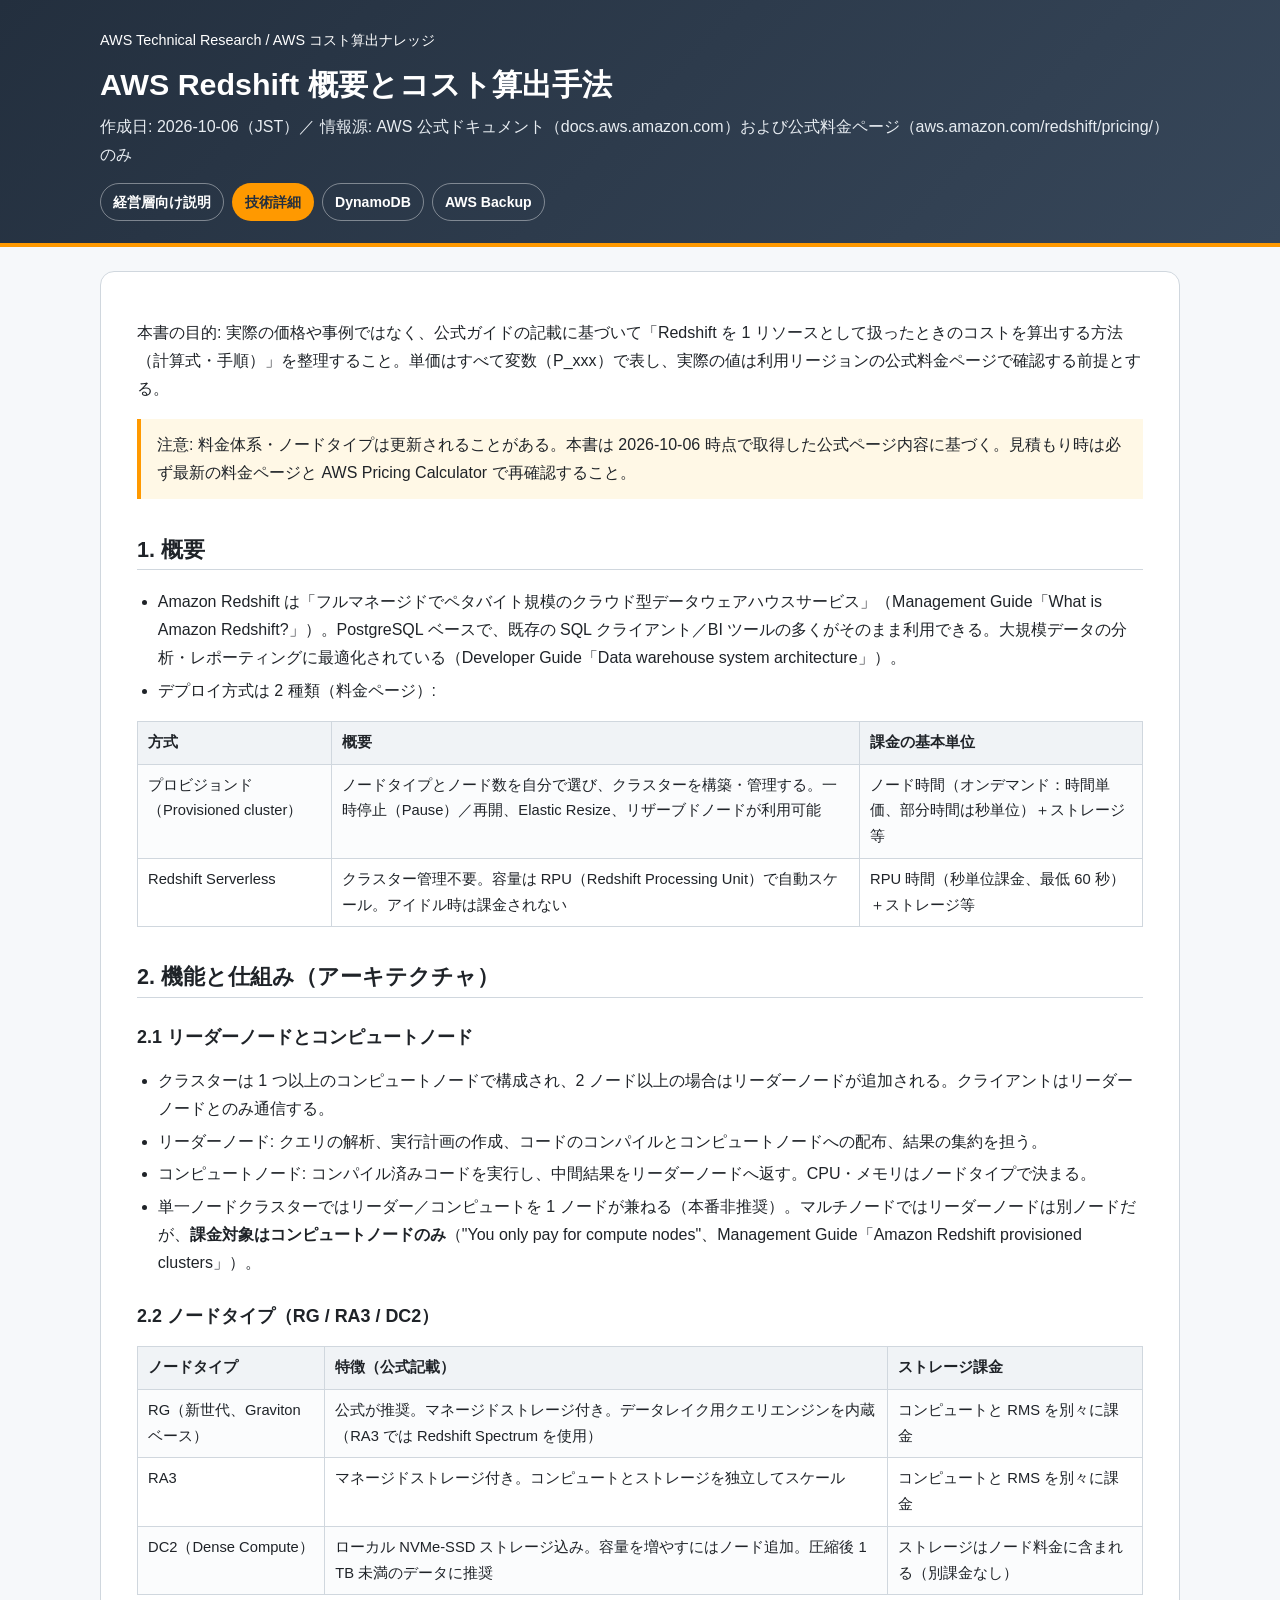
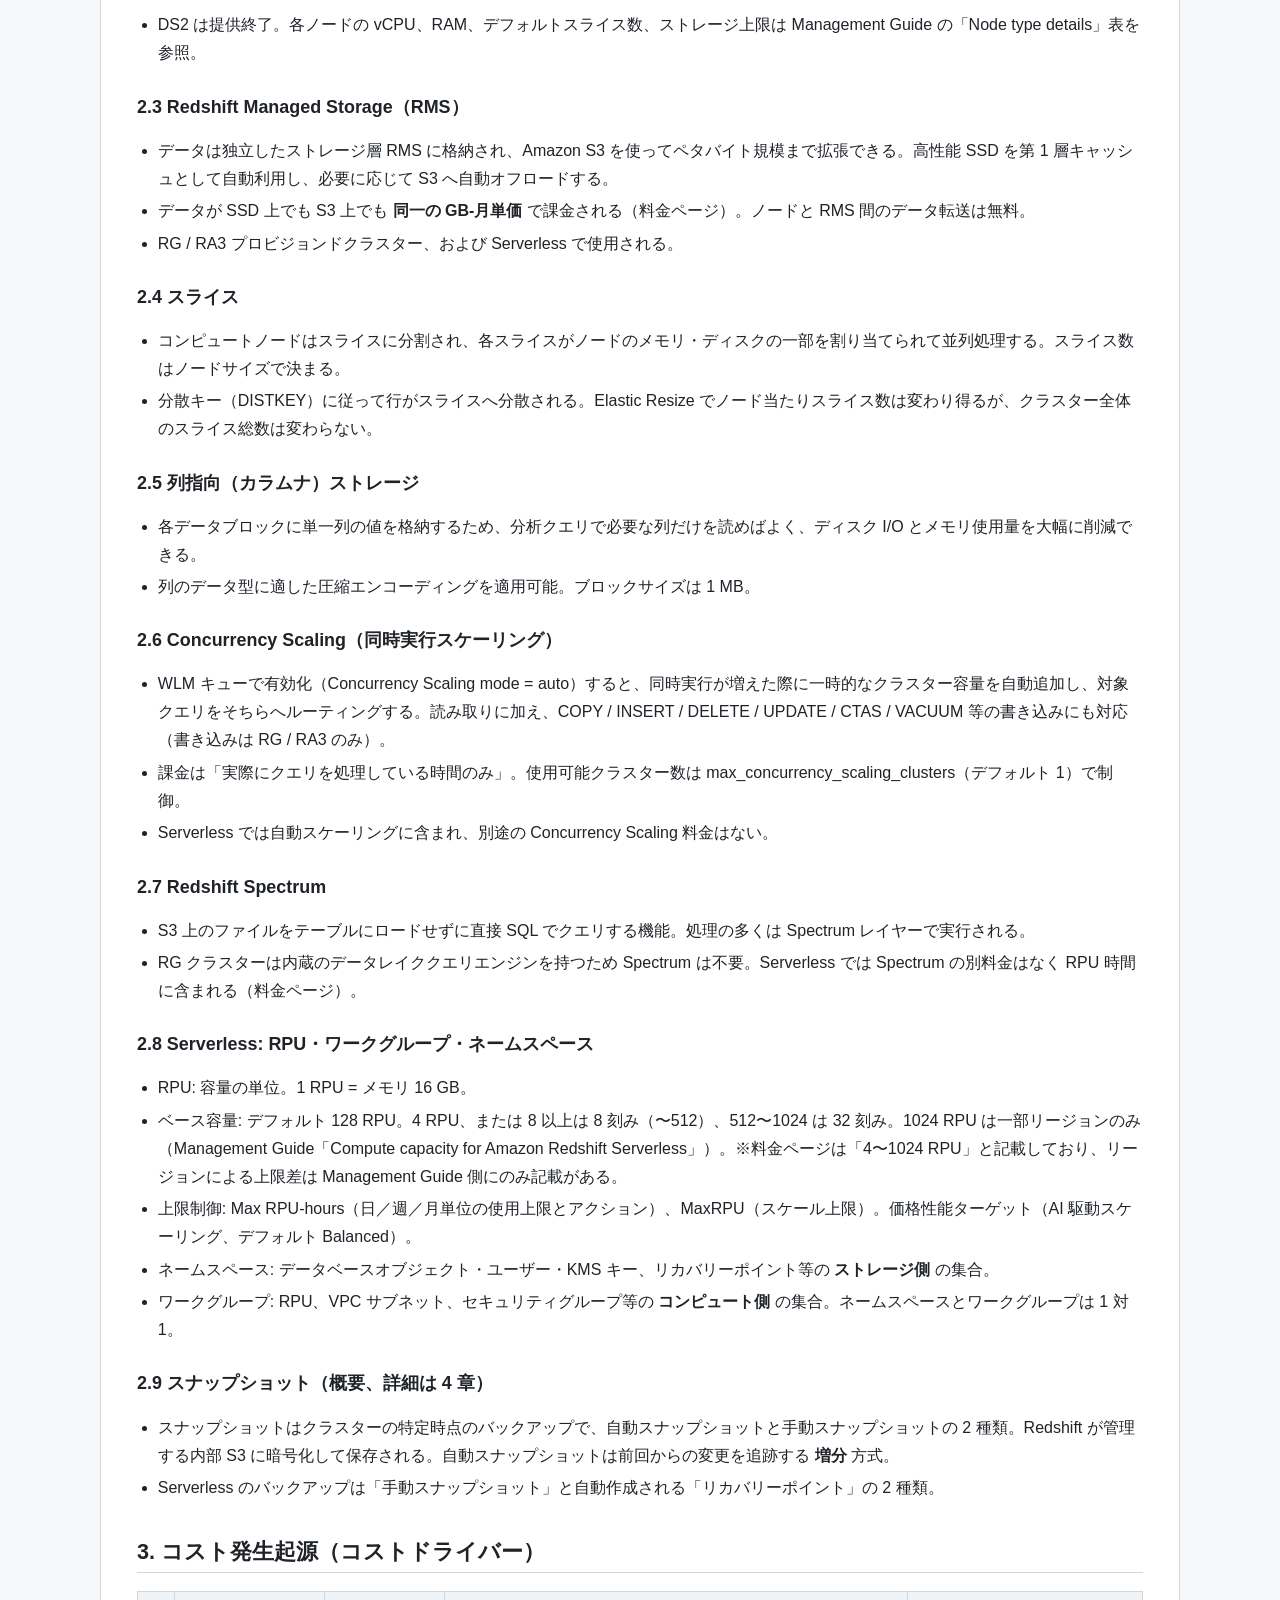
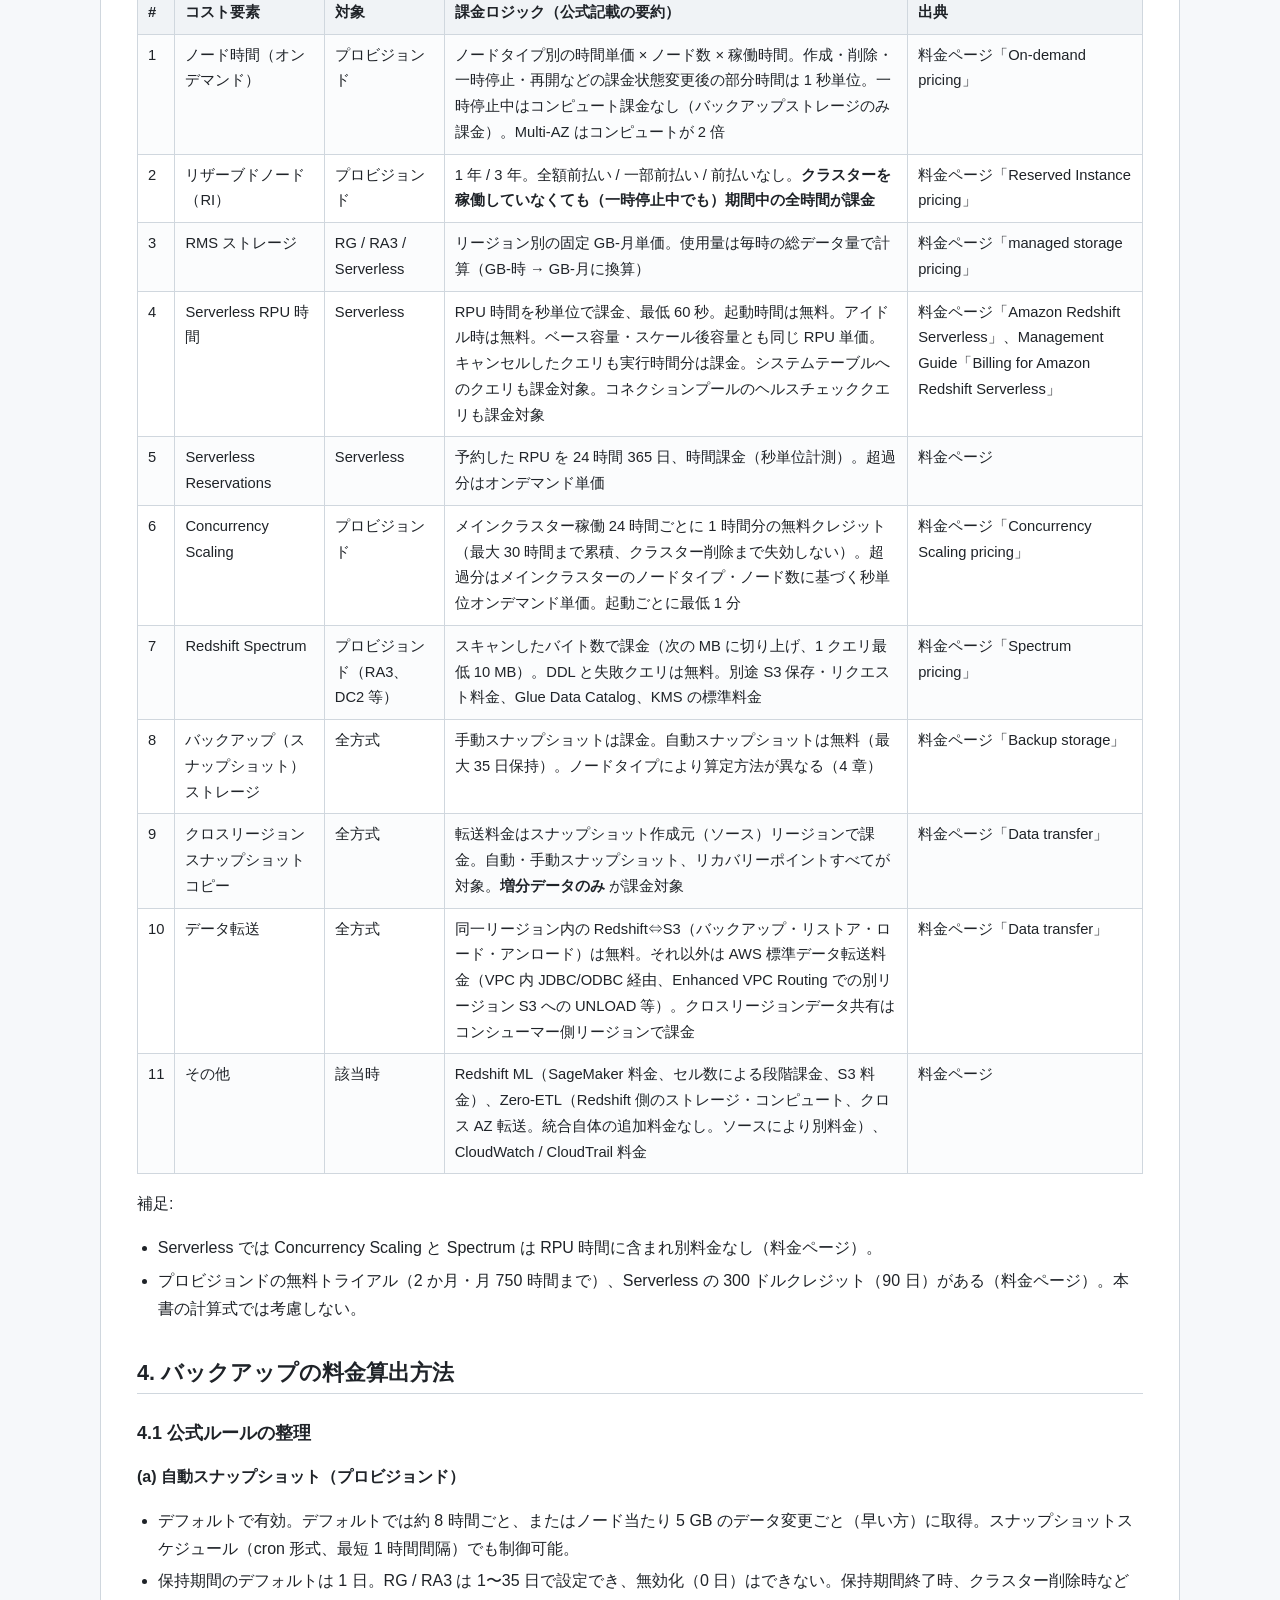
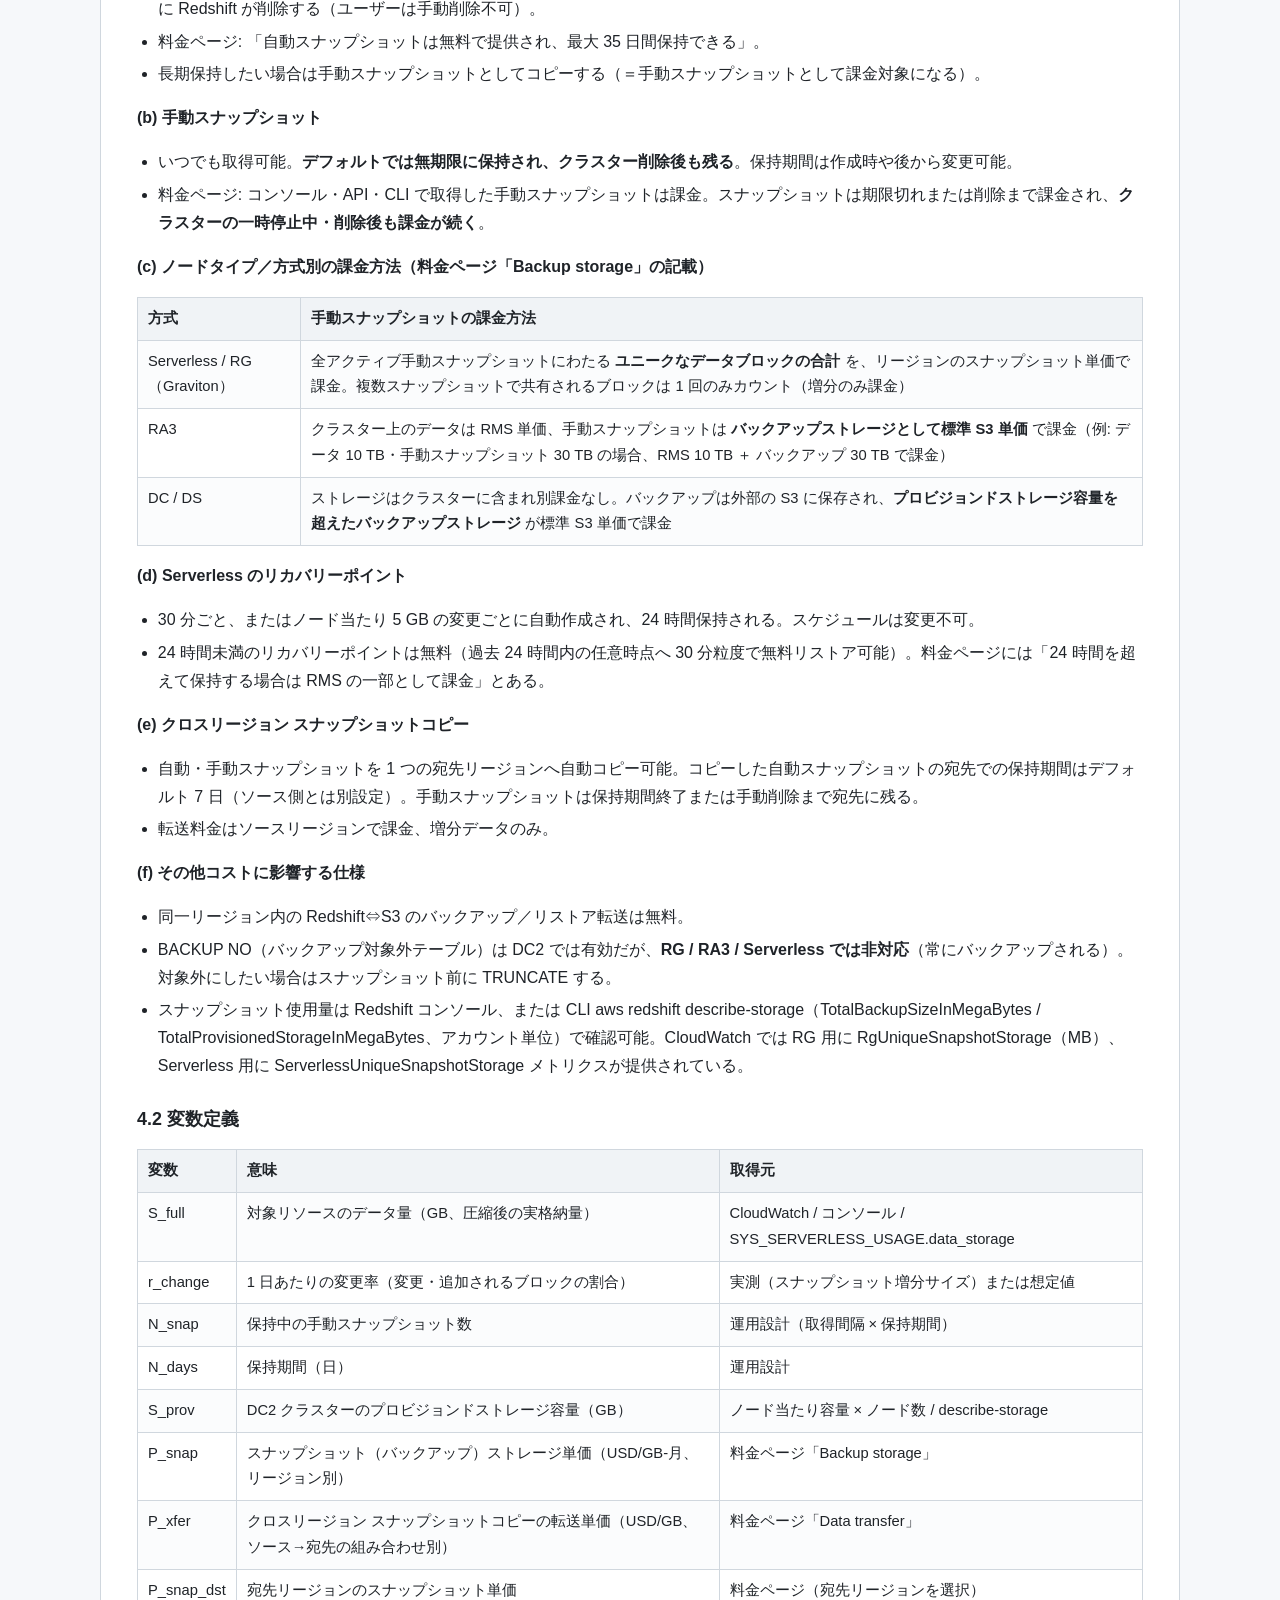
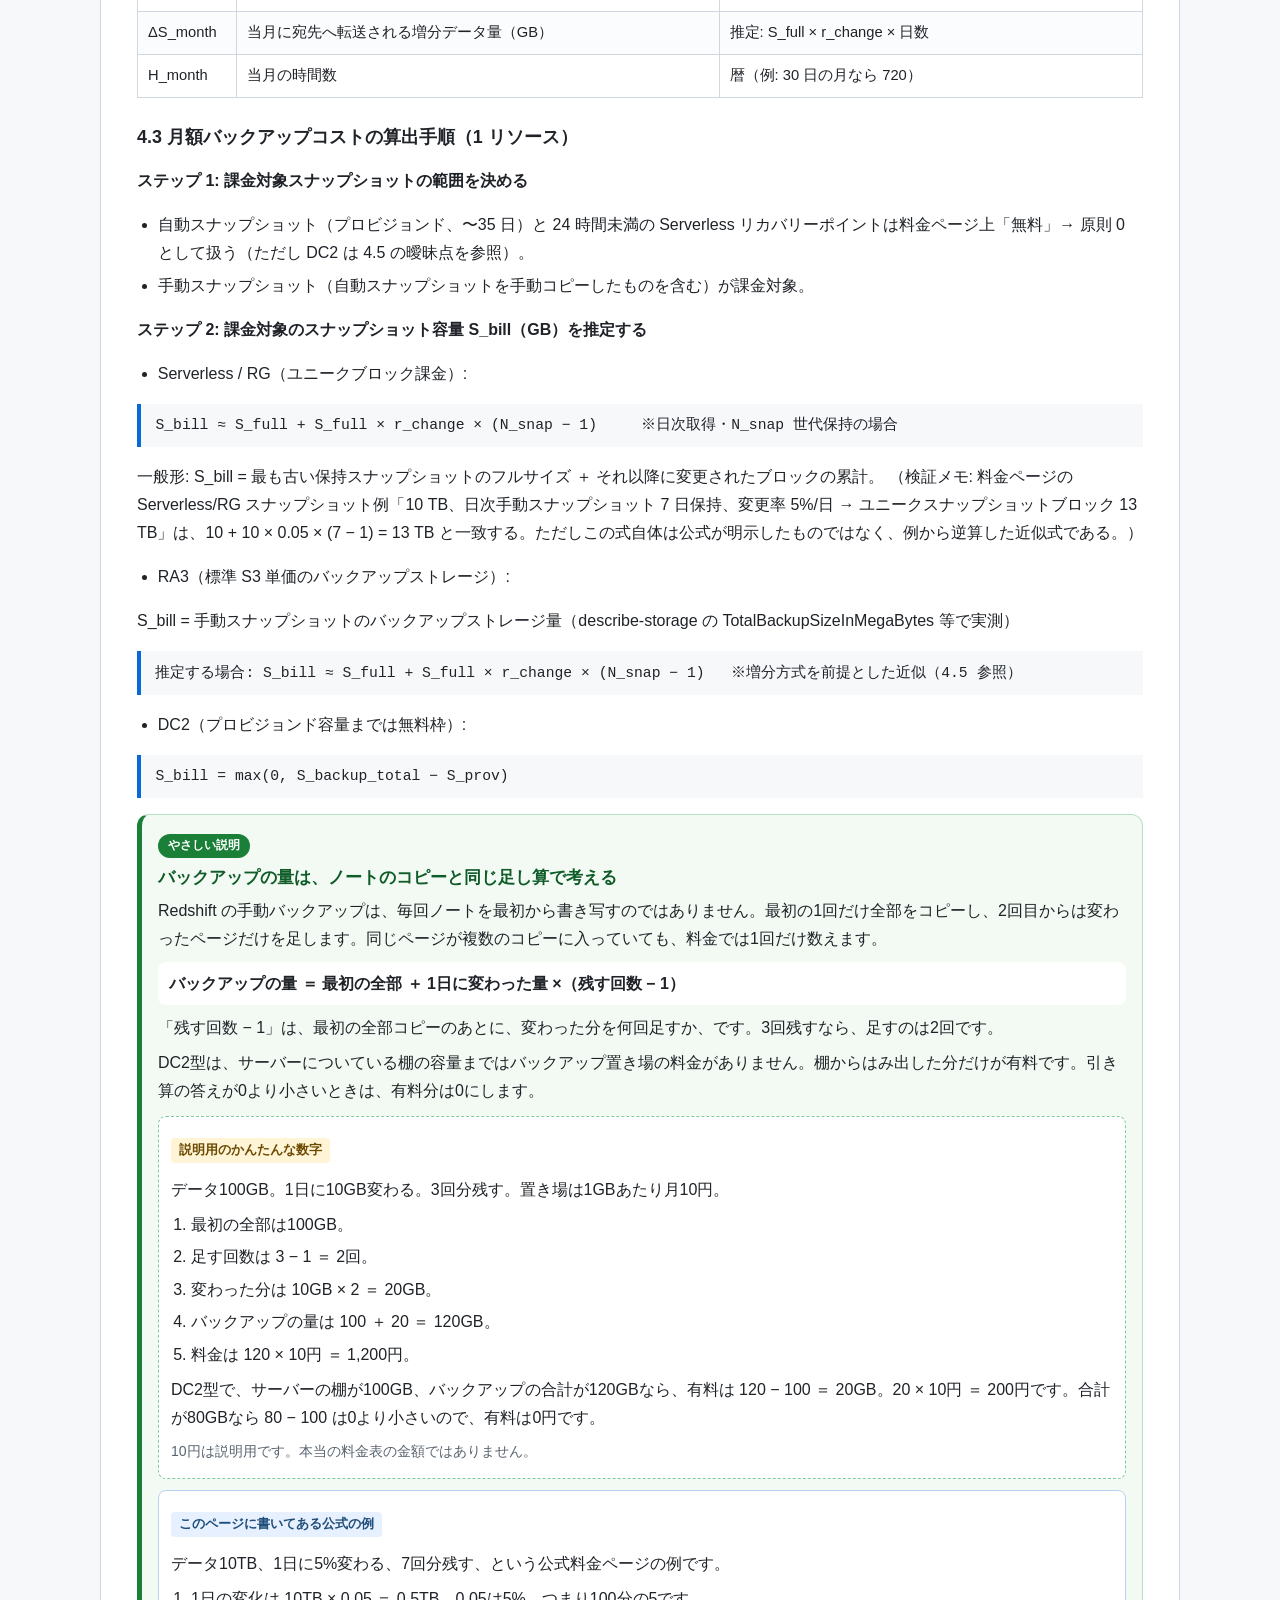
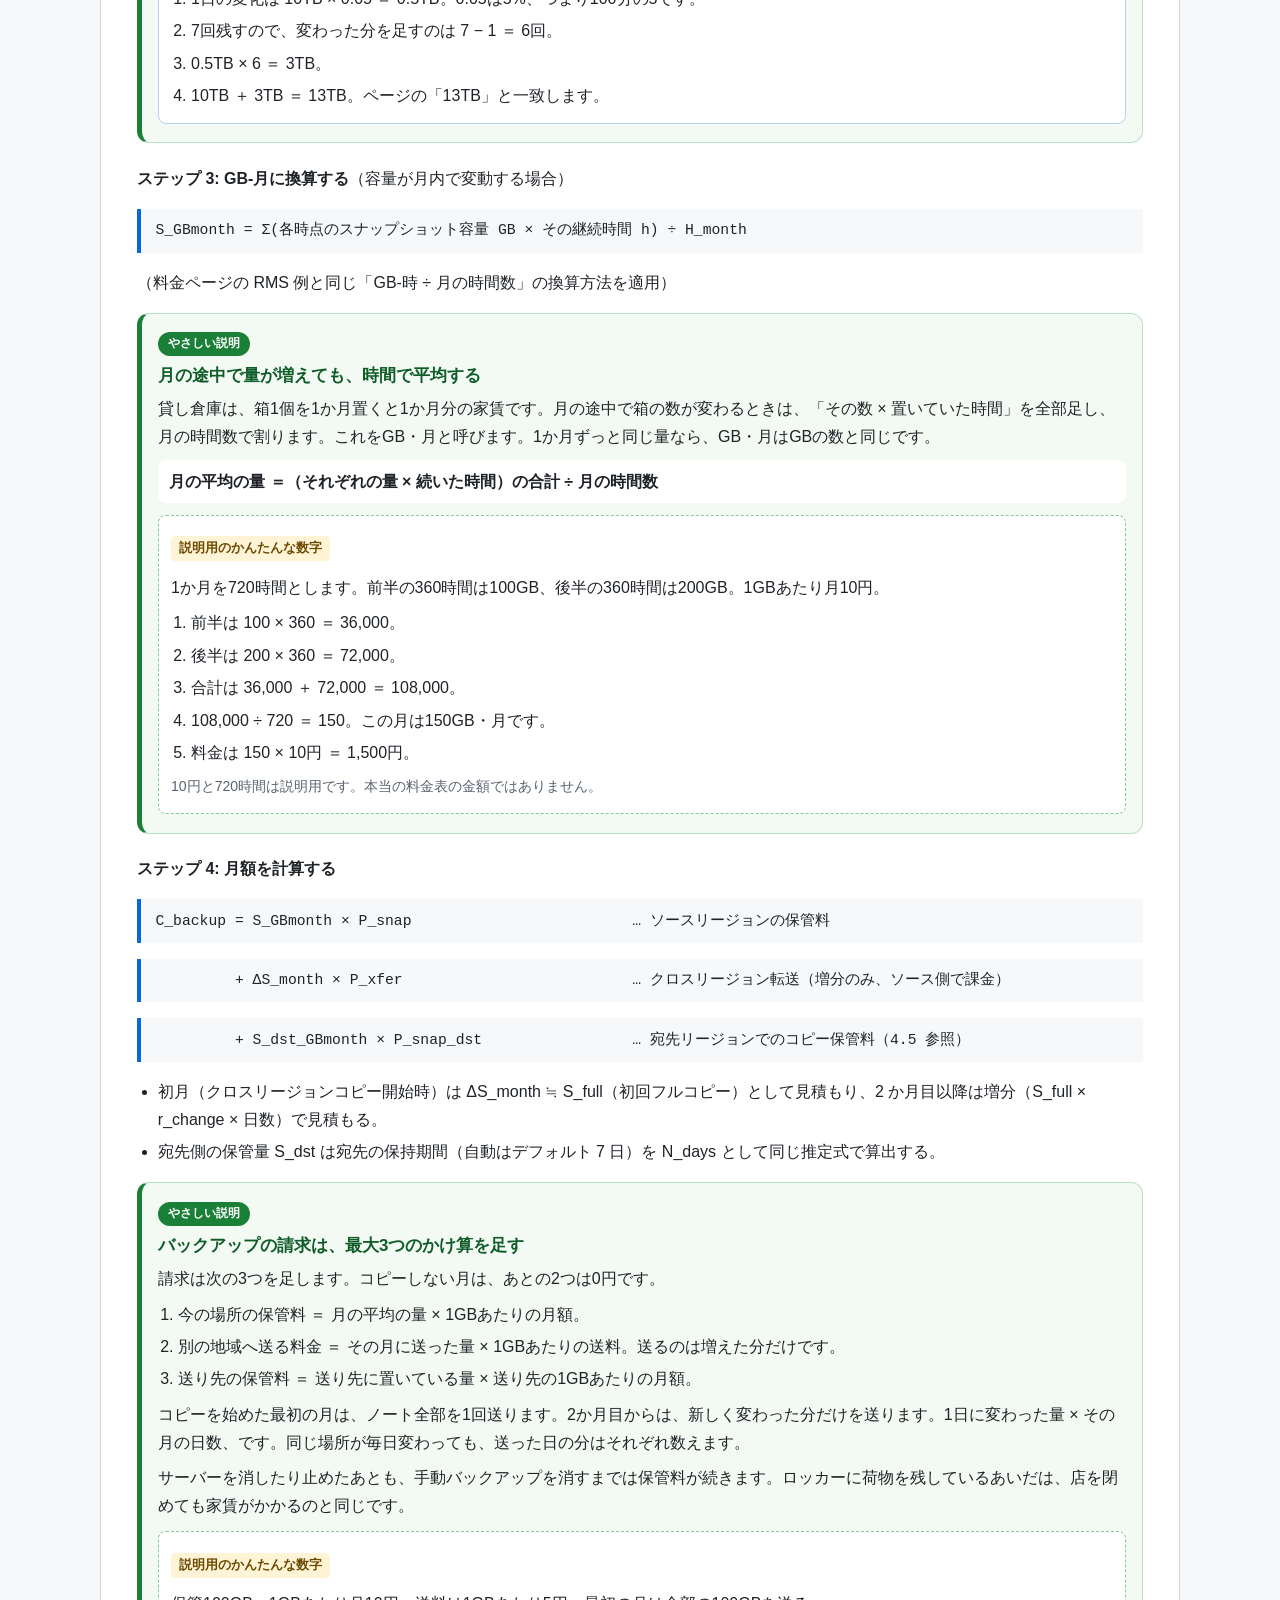
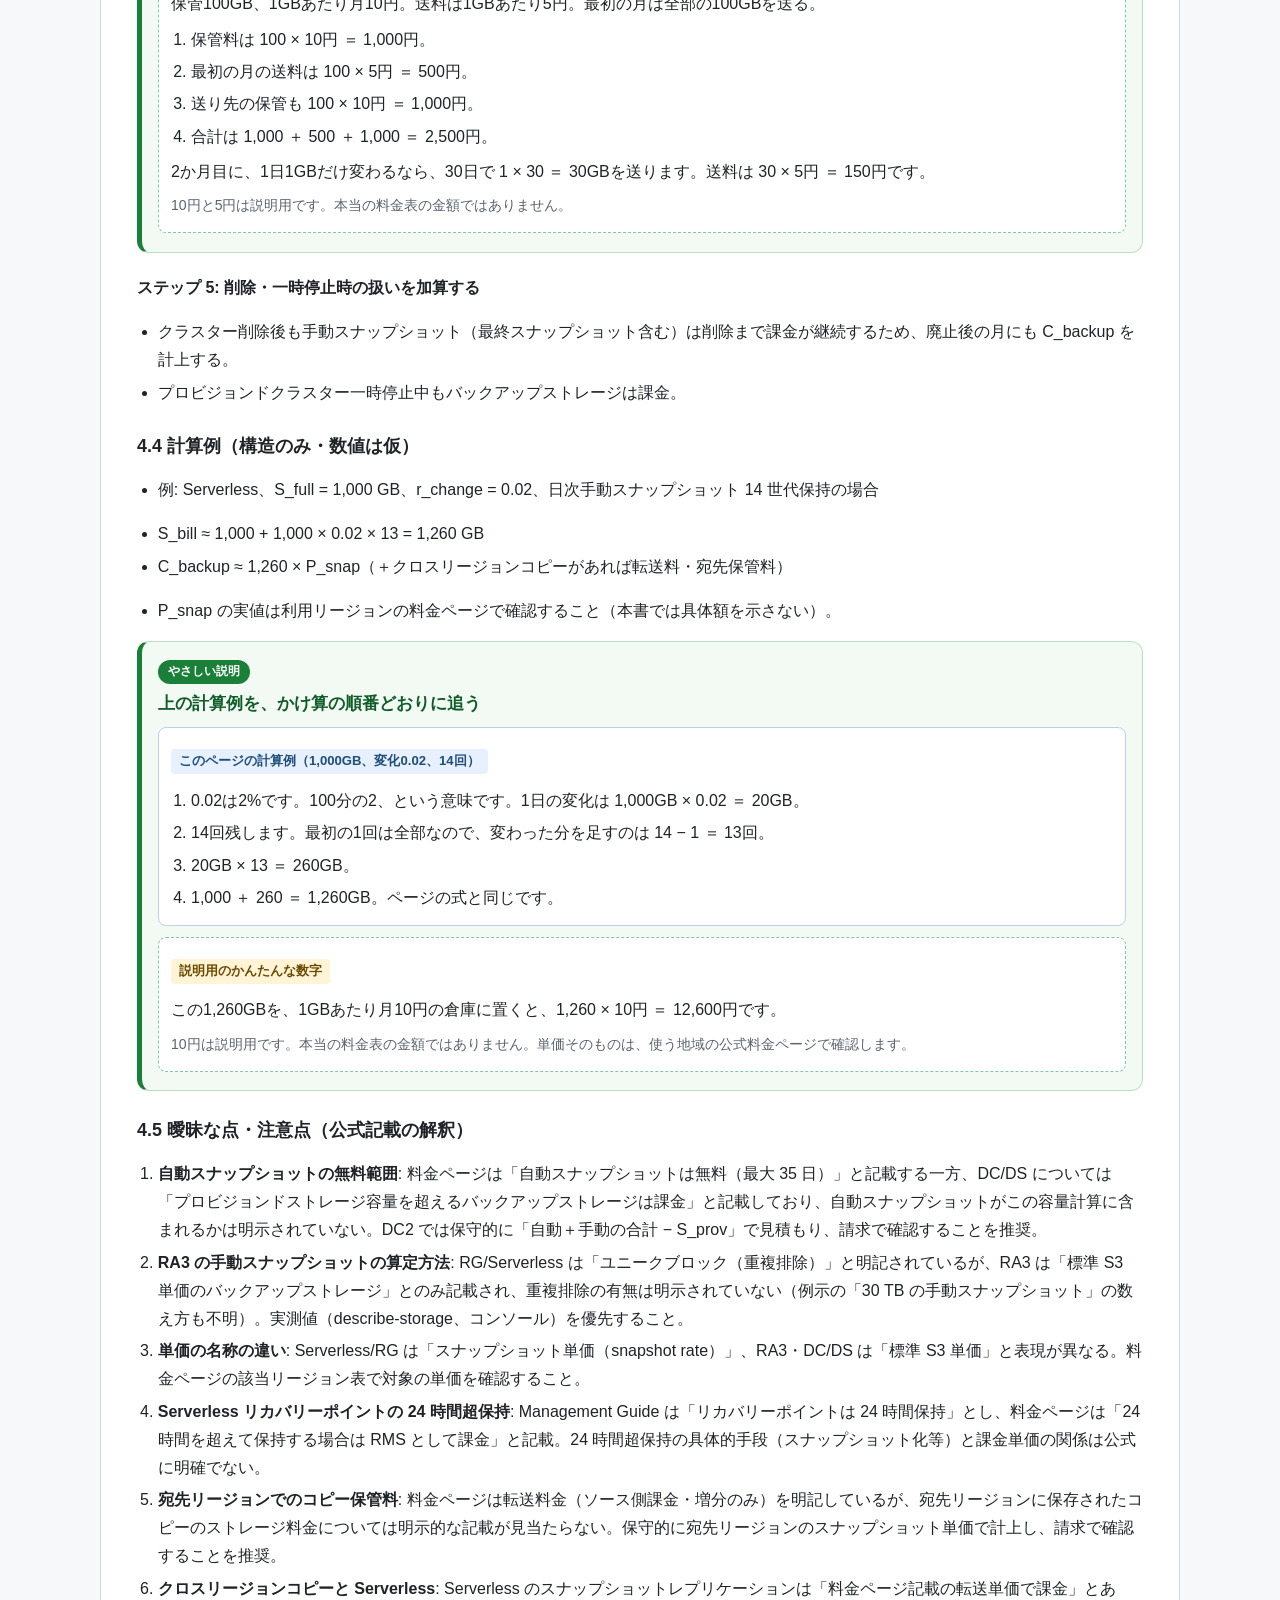
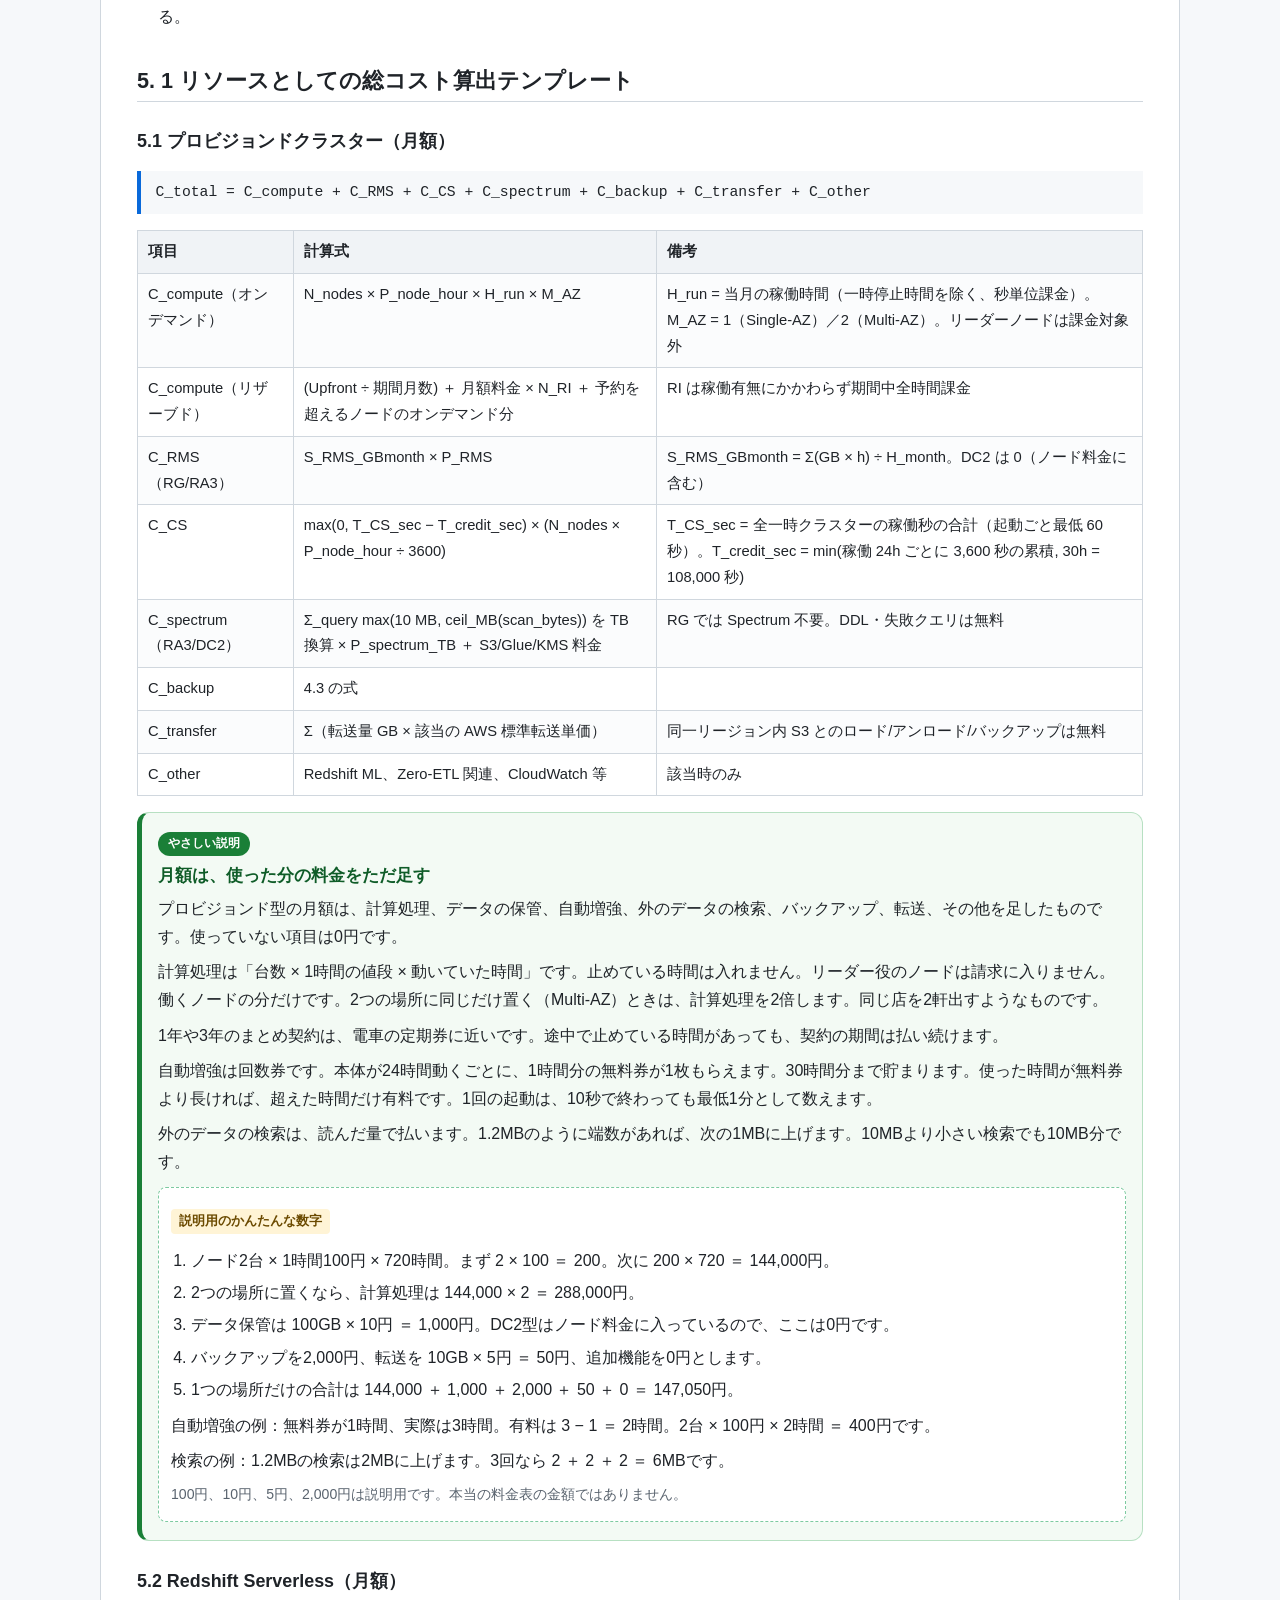
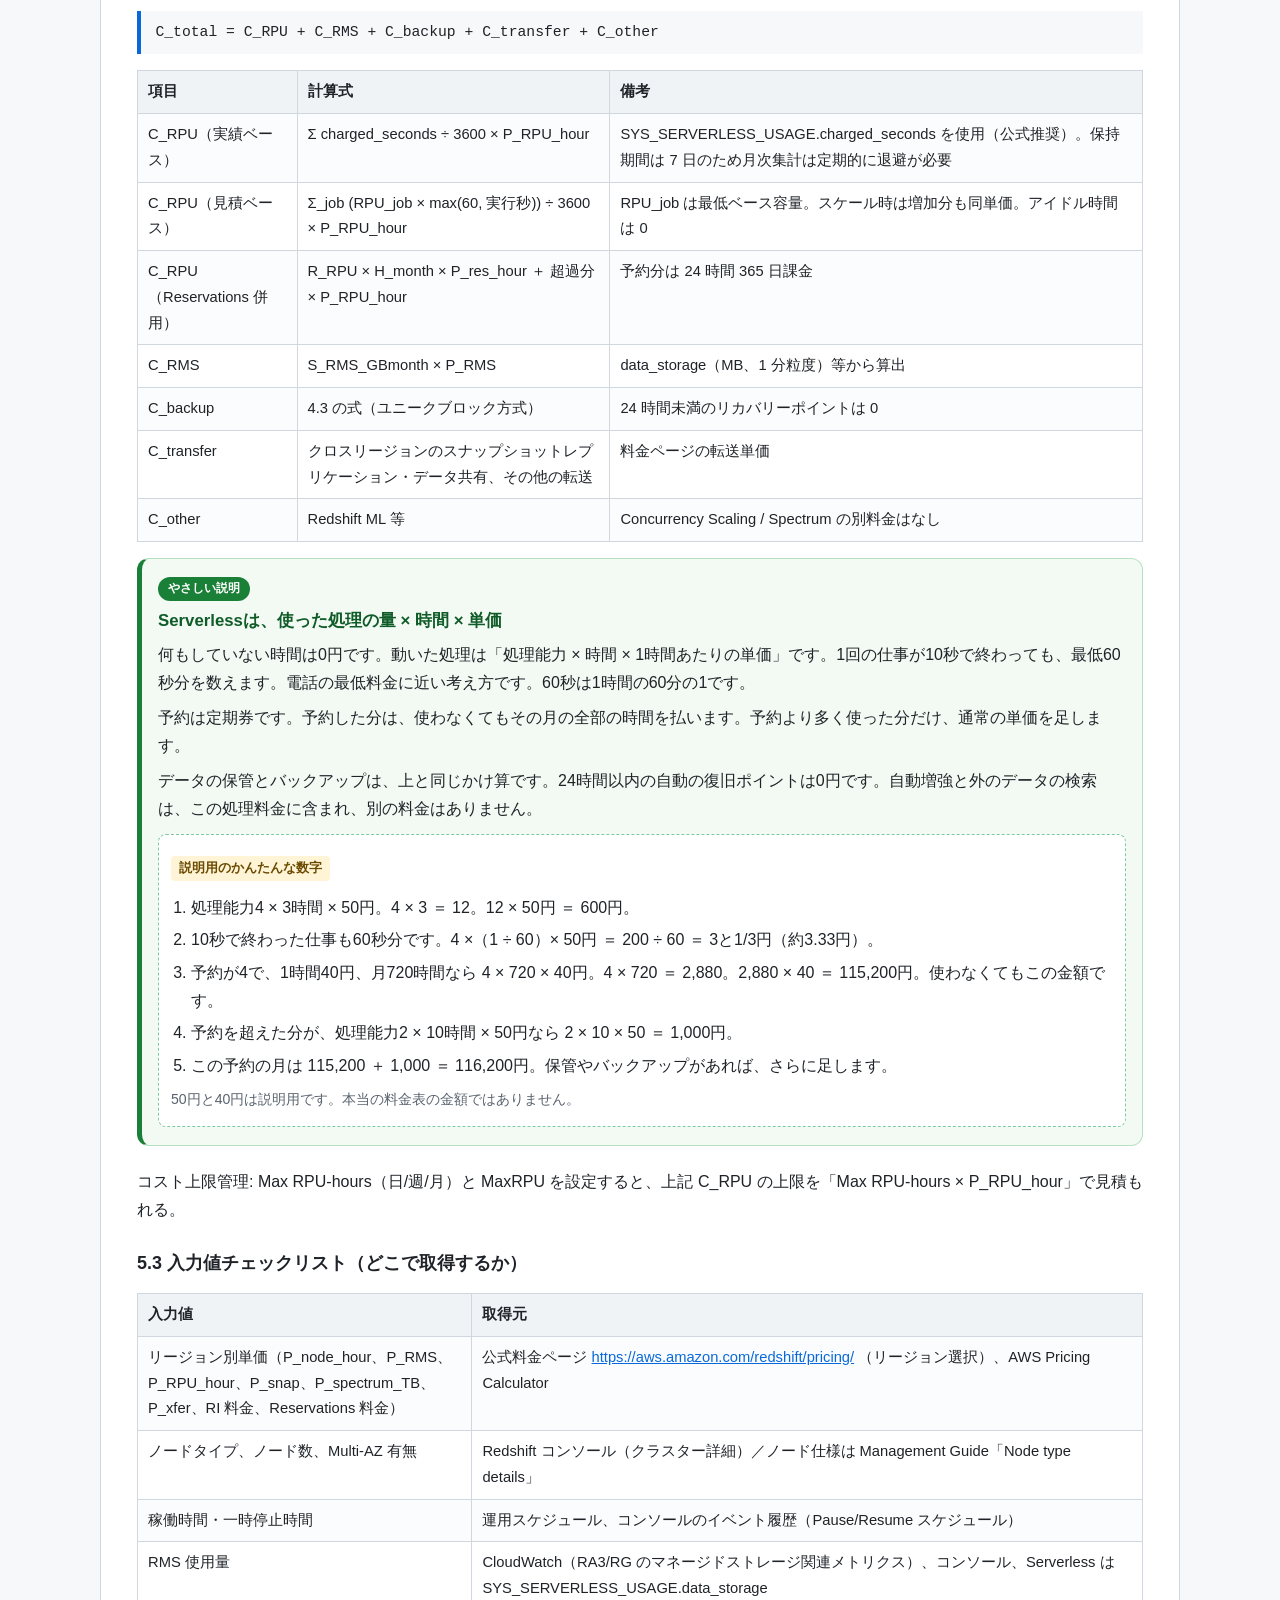
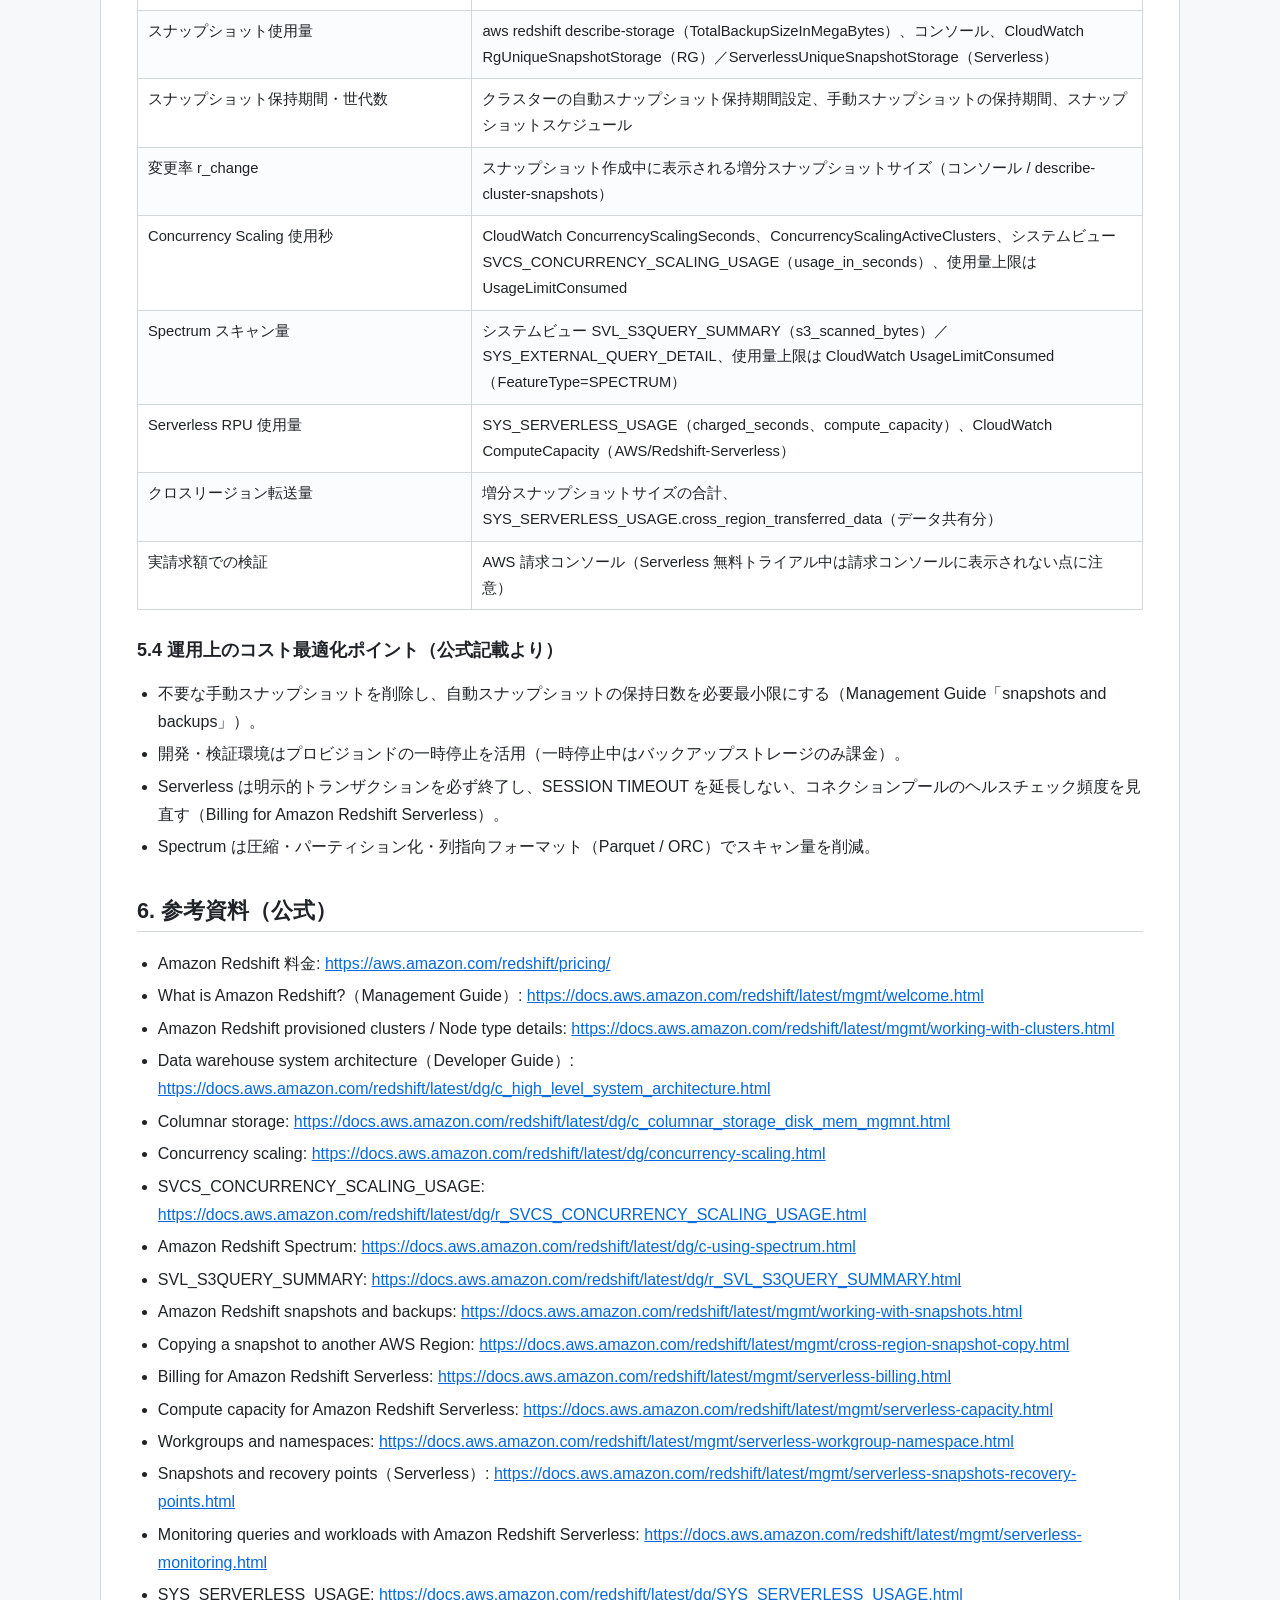
<file: cost/redshift/index.html>
<!doctype html>
<html lang="ja">
<head>
<meta charset="utf-8">
<meta name="viewport" content="width=device-width,initial-scale=1">
<title>AWS Redshift 概要とコスト算出手法</title>
<link rel="stylesheet" href="../style.css">
</head>
<body>
<header>
<div class="wrap">
<p class="crumb"><a href="../../">AWS Technical Research</a> / <a href="../">AWS コスト算出ナレッジ</a></p>
<h1>AWS Redshift 概要とコスト算出手法</h1>
<p class="sub">作成日: 2026-10-06（JST）／ 情報源: AWS 公式ドキュメント（docs.aws.amazon.com）および公式料金ページ（aws.amazon.com/redshift/pricing/）のみ</p>
<nav class="switch" aria-label="資料の切り替え"><a class="other" href="executive/">経営層向け説明</a><a class="current" href="./" aria-current="page">技術詳細</a><a class="other" href="../dynamodb/">DynamoDB</a><a class="other" href="../aws-backup/">AWS Backup</a></nav>
</div>
</header>
<main>
<article>
<p>本書の目的: 実際の価格や事例ではなく、公式ガイドの記載に基づいて「Redshift を 1 リソースとして扱ったときのコストを算出する方法（計算式・手順）」を整理すること。単価はすべて変数（P_xxx）で表し、実際の値は利用リージョンの公式料金ページで確認する前提とする。</p>
<blockquote>注意: 料金体系・ノードタイプは更新されることがある。本書は 2026-10-06 時点で取得した公式ページ内容に基づく。見積もり時は必ず最新の料金ページと AWS Pricing Calculator で再確認すること。</blockquote>
<h2 id="s3">1. 概要</h2>
<ul><li>Amazon Redshift は「フルマネージドでペタバイト規模のクラウド型データウェアハウスサービス」（Management Guide「What is Amazon Redshift?」）。PostgreSQL ベースで、既存の SQL クライアント／BI ツールの多くがそのまま利用できる。大規模データの分析・レポーティングに最適化されている（Developer Guide「Data warehouse system architecture」）。</li><li>デプロイ方式は 2 種類（料金ページ）:</li></ul>
<div class="table-wrap"><table><tr><th><strong>方式</strong></th><th><strong>概要</strong></th><th><strong>課金の基本単位</strong></th></tr><tr><td>プロビジョンド（Provisioned cluster）</td><td>ノードタイプとノード数を自分で選び、クラスターを構築・管理する。一時停止（Pause）／再開、Elastic Resize、リザーブドノードが利用可能</td><td>ノード時間（オンデマンド：時間単価、部分時間は秒単位）＋ストレージ等</td></tr><tr><td>Redshift Serverless</td><td>クラスター管理不要。容量は RPU（Redshift Processing Unit）で自動スケール。アイドル時は課金されない</td><td>RPU 時間（秒単位課金、最低 60 秒）＋ストレージ等</td></tr></table></div>
<h2 id="s6">2. 機能と仕組み（アーキテクチャ）</h2>
<h3 id="s7">2.1 リーダーノードとコンピュートノード</h3>
<ul><li>クラスターは 1 つ以上のコンピュートノードで構成され、2 ノード以上の場合はリーダーノードが追加される。クライアントはリーダーノードとのみ通信する。</li><li>リーダーノード: クエリの解析、実行計画の作成、コードのコンパイルとコンピュートノードへの配布、結果の集約を担う。</li><li>コンピュートノード: コンパイル済みコードを実行し、中間結果をリーダーノードへ返す。CPU・メモリはノードタイプで決まる。</li><li>単一ノードクラスターではリーダー／コンピュートを 1 ノードが兼ねる（本番非推奨）。マルチノードではリーダーノードは別ノードだが、<strong>課金対象はコンピュートノードのみ</strong>（&quot;You only pay for compute nodes&quot;、Management Guide「Amazon Redshift provisioned clusters」）。</li></ul>
<h3 id="s9">2.2 ノードタイプ（RG / RA3 / DC2）</h3>
<div class="table-wrap"><table><tr><th><strong>ノードタイプ</strong></th><th><strong>特徴（公式記載）</strong></th><th><strong>ストレージ課金</strong></th></tr><tr><td>RG（新世代、Graviton ベース）</td><td>公式が推奨。マネージドストレージ付き。データレイク用クエリエンジンを内蔵（RA3 では Redshift Spectrum を使用）</td><td>コンピュートと RMS を別々に課金</td></tr><tr><td>RA3</td><td>マネージドストレージ付き。コンピュートとストレージを独立してスケール</td><td>コンピュートと RMS を別々に課金</td></tr><tr><td>DC2（Dense Compute）</td><td>ローカル NVMe-SSD ストレージ込み。容量を増やすにはノード追加。圧縮後 1 TB 未満のデータに推奨</td><td>ストレージはノード料金に含まれる（別課金なし）</td></tr></table></div>
<ul><li>DS2 は提供終了。各ノードの vCPU、RAM、デフォルトスライス数、ストレージ上限は Management Guide の「Node type details」表を参照。</li></ul>
<h3 id="s12">2.3 Redshift Managed Storage（RMS）</h3>
<ul><li>データは独立したストレージ層 RMS に格納され、Amazon S3 を使ってペタバイト規模まで拡張できる。高性能 SSD を第 1 層キャッシュとして自動利用し、必要に応じて S3 へ自動オフロードする。</li><li>データが SSD 上でも S3 上でも <strong>同一の GB-月単価</strong> で課金される（料金ページ）。ノードと RMS 間のデータ転送は無料。</li><li>RG / RA3 プロビジョンドクラスター、および Serverless で使用される。</li></ul>
<h3 id="s14">2.4 スライス</h3>
<ul><li>コンピュートノードはスライスに分割され、各スライスがノードのメモリ・ディスクの一部を割り当てられて並列処理する。スライス数はノードサイズで決まる。</li><li>分散キー（DISTKEY）に従って行がスライスへ分散される。Elastic Resize でノード当たりスライス数は変わり得るが、クラスター全体のスライス総数は変わらない。</li></ul>
<h3 id="s16">2.5 列指向（カラムナ）ストレージ</h3>
<ul><li>各データブロックに単一列の値を格納するため、分析クエリで必要な列だけを読めばよく、ディスク I/O とメモリ使用量を大幅に削減できる。</li><li>列のデータ型に適した圧縮エンコーディングを適用可能。ブロックサイズは 1 MB。</li></ul>
<h3 id="s18">2.6 Concurrency Scaling（同時実行スケーリング）</h3>
<ul><li>WLM キューで有効化（Concurrency Scaling mode = auto）すると、同時実行が増えた際に一時的なクラスター容量を自動追加し、対象クエリをそちらへルーティングする。読み取りに加え、COPY / INSERT / DELETE / UPDATE / CTAS / VACUUM 等の書き込みにも対応（書き込みは RG / RA3 のみ）。</li><li>課金は「実際にクエリを処理している時間のみ」。使用可能クラスター数は max_concurrency_scaling_clusters（デフォルト 1）で制御。</li><li>Serverless では自動スケーリングに含まれ、別途の Concurrency Scaling 料金はない。</li></ul>
<h3 id="s20">2.7 Redshift Spectrum</h3>
<ul><li>S3 上のファイルをテーブルにロードせずに直接 SQL でクエリする機能。処理の多くは Spectrum レイヤーで実行される。</li><li>RG クラスターは内蔵のデータレイククエリエンジンを持つため Spectrum は不要。Serverless では Spectrum の別料金はなく RPU 時間に含まれる（料金ページ）。</li></ul>
<h3 id="s22">2.8 Serverless: RPU・ワークグループ・ネームスペース</h3>
<ul><li>RPU: 容量の単位。1 RPU = メモリ 16 GB。</li><li>ベース容量: デフォルト 128 RPU。4 RPU、または 8 以上は 8 刻み（〜512）、512〜1024 は 32 刻み。1024 RPU は一部リージョンのみ（Management Guide「Compute capacity for Amazon Redshift Serverless」）。※料金ページは「4〜1024 RPU」と記載しており、リージョンによる上限差は Management Guide 側にのみ記載がある。</li><li>上限制御: Max RPU-hours（日／週／月単位の使用上限とアクション）、MaxRPU（スケール上限）。価格性能ターゲット（AI 駆動スケーリング、デフォルト Balanced）。</li><li>ネームスペース: データベースオブジェクト・ユーザー・KMS キー、リカバリーポイント等の <strong>ストレージ側</strong> の集合。</li><li>ワークグループ: RPU、VPC サブネット、セキュリティグループ等の <strong>コンピュート側</strong> の集合。ネームスペースとワークグループは 1 対 1。</li></ul>
<h3 id="s24">2.9 スナップショット（概要、詳細は 4 章）</h3>
<ul><li>スナップショットはクラスターの特定時点のバックアップで、自動スナップショットと手動スナップショットの 2 種類。Redshift が管理する内部 S3 に暗号化して保存される。自動スナップショットは前回からの変更を追跡する <strong>増分</strong> 方式。</li><li>Serverless のバックアップは「手動スナップショット」と自動作成される「リカバリーポイント」の 2 種類。</li></ul>
<h2 id="s26">3. コスト発生起源（コストドライバー）</h2>
<div class="table-wrap"><table><tr><th><strong>#</strong></th><th><strong>コスト要素</strong></th><th><strong>対象</strong></th><th><strong>課金ロジック（公式記載の要約）</strong></th><th><strong>出典</strong></th></tr><tr><td>1</td><td>ノード時間（オンデマンド）</td><td>プロビジョンド</td><td>ノードタイプ別の時間単価 × ノード数 × 稼働時間。作成・削除・一時停止・再開などの課金状態変更後の部分時間は 1 秒単位。一時停止中はコンピュート課金なし（バックアップストレージのみ課金）。Multi-AZ はコンピュートが 2 倍</td><td>料金ページ「On-demand pricing」</td></tr><tr><td>2</td><td>リザーブドノード（RI）</td><td>プロビジョンド</td><td>1 年 / 3 年。全額前払い / 一部前払い / 前払いなし。<strong>クラスターを稼働していなくても（一時停止中でも）期間中の全時間が課金</strong></td><td>料金ページ「Reserved Instance pricing」</td></tr><tr><td>3</td><td>RMS ストレージ</td><td>RG / RA3 / Serverless</td><td>リージョン別の固定 GB-月単価。使用量は毎時の総データ量で計算（GB-時 → GB-月に換算）</td><td>料金ページ「managed storage pricing」</td></tr><tr><td>4</td><td>Serverless RPU 時間</td><td>Serverless</td><td>RPU 時間を秒単位で課金、最低 60 秒。起動時間は無料。アイドル時は無料。ベース容量・スケール後容量とも同じ RPU 単価。キャンセルしたクエリも実行時間分は課金。システムテーブルへのクエリも課金対象。コネクションプールのヘルスチェッククエリも課金対象</td><td>料金ページ「Amazon Redshift Serverless」、Management Guide「Billing for Amazon Redshift Serverless」</td></tr><tr><td>5</td><td>Serverless Reservations</td><td>Serverless</td><td>予約した RPU を 24 時間 365 日、時間課金（秒単位計測）。超過分はオンデマンド単価</td><td>料金ページ</td></tr><tr><td>6</td><td>Concurrency Scaling</td><td>プロビジョンド</td><td>メインクラスター稼働 24 時間ごとに 1 時間分の無料クレジット（最大 30 時間まで累積、クラスター削除まで失効しない）。超過分はメインクラスターのノードタイプ・ノード数に基づく秒単位オンデマンド単価。起動ごとに最低 1 分</td><td>料金ページ「Concurrency Scaling pricing」</td></tr><tr><td>7</td><td>Redshift Spectrum</td><td>プロビジョンド（RA3、DC2 等）</td><td>スキャンしたバイト数で課金（次の MB に切り上げ、1 クエリ最低 10 MB）。DDL と失敗クエリは無料。別途 S3 保存・リクエスト料金、Glue Data Catalog、KMS の標準料金</td><td>料金ページ「Spectrum pricing」</td></tr><tr><td>8</td><td>バックアップ（スナップショット）ストレージ</td><td>全方式</td><td>手動スナップショットは課金。自動スナップショットは無料（最大 35 日保持）。ノードタイプにより算定方法が異なる（4 章）</td><td>料金ページ「Backup storage」</td></tr><tr><td>9</td><td>クロスリージョン スナップショットコピー</td><td>全方式</td><td>転送料金はスナップショット作成元（ソース）リージョンで課金。自動・手動スナップショット、リカバリーポイントすべてが対象。<strong>増分データのみ</strong> が課金対象</td><td>料金ページ「Data transfer」</td></tr><tr><td>10</td><td>データ転送</td><td>全方式</td><td>同一リージョン内の Redshift⇔S3（バックアップ・リストア・ロード・アンロード）は無料。それ以外は AWS 標準データ転送料金（VPC 内 JDBC/ODBC 経由、Enhanced VPC Routing での別リージョン S3 への UNLOAD 等）。クロスリージョンデータ共有はコンシューマー側リージョンで課金</td><td>料金ページ「Data transfer」</td></tr><tr><td>11</td><td>その他</td><td>該当時</td><td>Redshift ML（SageMaker 料金、セル数による段階課金、S3 料金）、Zero-ETL（Redshift 側のストレージ・コンピュート、クロス AZ 転送。統合自体の追加料金なし。ソースにより別料金）、CloudWatch / CloudTrail 料金</td><td>料金ページ</td></tr></table></div>
<p>補足:</p>
<ul><li>Serverless では Concurrency Scaling と Spectrum は RPU 時間に含まれ別料金なし（料金ページ）。</li><li>プロビジョンドの無料トライアル（2 か月・月 750 時間まで）、Serverless の 300 ドルクレジット（90 日）がある（料金ページ）。本書の計算式では考慮しない。</li></ul>
<h2 id="s30">4. バックアップの料金算出方法</h2>
<h3 id="s31">4.1 公式ルールの整理</h3>
<p><strong>(a) 自動スナップショット（プロビジョンド）</strong></p>
<ul><li>デフォルトで有効。デフォルトでは約 8 時間ごと、またはノード当たり 5 GB のデータ変更ごと（早い方）に取得。スナップショットスケジュール（cron 形式、最短 1 時間間隔）でも制御可能。</li><li>保持期間のデフォルトは 1 日。RG / RA3 は 1〜35 日で設定でき、無効化（0 日）はできない。保持期間終了時、クラスター削除時などに Redshift が削除する（ユーザーは手動削除不可）。</li><li>料金ページ: 「自動スナップショットは無料で提供され、最大 35 日間保持できる」。</li><li>長期保持したい場合は手動スナップショットとしてコピーする（＝手動スナップショットとして課金対象になる）。</li></ul>
<p><strong>(b) 手動スナップショット</strong></p>
<ul><li>いつでも取得可能。<strong>デフォルトでは無期限に保持され、クラスター削除後も残る</strong>。保持期間は作成時や後から変更可能。</li><li>料金ページ: コンソール・API・CLI で取得した手動スナップショットは課金。スナップショットは期限切れまたは削除まで課金され、<strong>クラスターの一時停止中・削除後も課金が続く</strong>。</li></ul>
<p><strong>(c) ノードタイプ／方式別の課金方法（料金ページ「Backup storage」の記載）</strong></p>
<div class="table-wrap"><table><tr><th><strong>方式</strong></th><th><strong>手動スナップショットの課金方法</strong></th></tr><tr><td>Serverless / RG（Graviton）</td><td>全アクティブ手動スナップショットにわたる <strong>ユニークなデータブロックの合計</strong> を、リージョンのスナップショット単価で課金。複数スナップショットで共有されるブロックは 1 回のみカウント（増分のみ課金）</td></tr><tr><td>RA3</td><td>クラスター上のデータは RMS 単価、手動スナップショットは <strong>バックアップストレージとして標準 S3 単価</strong> で課金（例: データ 10 TB・手動スナップショット 30 TB の場合、RMS 10 TB ＋ バックアップ 30 TB で課金）</td></tr><tr><td>DC / DS</td><td>ストレージはクラスターに含まれ別課金なし。バックアップは外部の S3 に保存され、<strong>プロビジョンドストレージ容量を超えたバックアップストレージ</strong> が標準 S3 単価で課金</td></tr></table></div>
<p><strong>(d) Serverless のリカバリーポイント</strong></p>
<ul><li>30 分ごと、またはノード当たり 5 GB の変更ごとに自動作成され、24 時間保持される。スケジュールは変更不可。</li><li>24 時間未満のリカバリーポイントは無料（過去 24 時間内の任意時点へ 30 分粒度で無料リストア可能）。料金ページには「24 時間を超えて保持する場合は RMS の一部として課金」とある。</li></ul>
<p><strong>(e) クロスリージョン スナップショットコピー</strong></p>
<ul><li>自動・手動スナップショットを 1 つの宛先リージョンへ自動コピー可能。コピーした自動スナップショットの宛先での保持期間はデフォルト 7 日（ソース側とは別設定）。手動スナップショットは保持期間終了または手動削除まで宛先に残る。</li><li>転送料金はソースリージョンで課金、増分データのみ。</li></ul>
<p><strong>(f) その他コストに影響する仕様</strong></p>
<ul><li>同一リージョン内の Redshift⇔S3 のバックアップ／リストア転送は無料。</li><li>BACKUP NO（バックアップ対象外テーブル）は DC2 では有効だが、<strong>RG / RA3 / Serverless では非対応</strong>（常にバックアップされる）。対象外にしたい場合はスナップショット前に TRUNCATE する。</li><li>スナップショット使用量は Redshift コンソール、または CLI aws redshift describe-storage（TotalBackupSizeInMegaBytes / TotalProvisionedStorageInMegaBytes、アカウント単位）で確認可能。CloudWatch では RG 用に RgUniqueSnapshotStorage（MB）、Serverless 用に ServerlessUniqueSnapshotStorage メトリクスが提供されている。</li></ul>
<h3 id="s44">4.2 変数定義</h3>
<div class="table-wrap"><table><tr><th><strong>変数</strong></th><th><strong>意味</strong></th><th><strong>取得元</strong></th></tr><tr><td>S_full</td><td>対象リソースのデータ量（GB、圧縮後の実格納量）</td><td>CloudWatch / コンソール / SYS_SERVERLESS_USAGE.data_storage</td></tr><tr><td>r_change</td><td>1 日あたりの変更率（変更・追加されるブロックの割合）</td><td>実測（スナップショット増分サイズ）または想定値</td></tr><tr><td>N_snap</td><td>保持中の手動スナップショット数</td><td>運用設計（取得間隔 × 保持期間）</td></tr><tr><td>N_days</td><td>保持期間（日）</td><td>運用設計</td></tr><tr><td>S_prov</td><td>DC2 クラスターのプロビジョンドストレージ容量（GB）</td><td>ノード当たり容量 × ノード数 / describe-storage</td></tr><tr><td>P_snap</td><td>スナップショット（バックアップ）ストレージ単価（USD/GB-月、リージョン別）</td><td>料金ページ「Backup storage」</td></tr><tr><td>P_xfer</td><td>クロスリージョン スナップショットコピーの転送単価（USD/GB、ソース→宛先の組み合わせ別）</td><td>料金ページ「Data transfer」</td></tr><tr><td>P_snap_dst</td><td>宛先リージョンのスナップショット単価</td><td>料金ページ（宛先リージョンを選択）</td></tr><tr><td>ΔS_month</td><td>当月に宛先へ転送される増分データ量（GB）</td><td>推定: S_full × r_change × 日数</td></tr><tr><td>H_month</td><td>当月の時間数</td><td>暦（例: 30 日の月なら 720）</td></tr></table></div>
<h3 id="s46">4.3 月額バックアップコストの算出手順（1 リソース）</h3>
<p><strong>ステップ 1: 課金対象スナップショットの範囲を決める</strong></p>
<ul><li>自動スナップショット（プロビジョンド、〜35 日）と 24 時間未満の Serverless リカバリーポイントは料金ページ上「無料」→ 原則 0 として扱う（ただし DC2 は 4.5 の曖昧点を参照）。</li><li>手動スナップショット（自動スナップショットを手動コピーしたものを含む）が課金対象。</li></ul>
<p><strong>ステップ 2: 課金対象のスナップショット容量 S_bill（GB）を推定する</strong></p>
<ul><li>Serverless / RG（ユニークブロック課金）:</li></ul>
<p class="formula">S_bill ≈ S_full + S_full × r_change × (N_snap − 1)     ※日次取得・N_snap 世代保持の場合</p>
<p>一般形: S_bill = 最も古い保持スナップショットのフルサイズ ＋ それ以降に変更されたブロックの累計。 （検証メモ: 料金ページの Serverless/RG スナップショット例「10 TB、日次手動スナップショット 7 日保持、変更率 5%/日 → ユニークスナップショットブロック 13 TB」は、10 + 10 × 0.05 × (7 − 1) = 13 TB と一致する。ただしこの式自体は公式が明示したものではなく、例から逆算した近似式である。）</p>
<ul><li>RA3（標準 S3 単価のバックアップストレージ）:</li></ul>
<p>S_bill = 手動スナップショットのバックアップストレージ量（describe-storage の TotalBackupSizeInMegaBytes 等で実測）</p>
<p class="formula">推定する場合: S_bill ≈ S_full + S_full × r_change × (N_snap − 1)   ※増分方式を前提とした近似（4.5 参照）</p>
<ul><li>DC2（プロビジョンド容量までは無料枠）:</li></ul>
<p class="formula">S_bill = max(0, S_backup_total − S_prov)</p>
<aside class="easy" id="easy-rs-bill" aria-label="やさしい説明">
<p class="easy-kicker">やさしい説明</p>
<p class="easy-title">バックアップの量は、ノートのコピーと同じ足し算で考える</p>
<p>Redshift の手動バックアップは、毎回ノートを最初から書き写すのではありません。最初の1回だけ全部をコピーし、2回目からは変わったページだけを足します。同じページが複数のコピーに入っていても、料金では1回だけ数えます。</p>
<p class="word-formula">バックアップの量 ＝ 最初の全部 ＋ 1日に変わった量 ×（残す回数 − 1）</p>
<p>「残す回数 − 1」は、最初の全部コピーのあとに、変わった分を何回足すか、です。3回残すなら、足すのは2回です。</p>
<p>DC2型は、サーバーについている棚の容量まではバックアップ置き場の料金がありません。棚からはみ出した分だけが有料です。引き算の答えが0より小さいときは、有料分は0にします。</p>
<div class="ex">
<p><span class="ex-label">説明用のかんたんな数字</span></p>
<p>データ100GB。1日に10GB変わる。3回分残す。置き場は1GBあたり月10円。</p>
<ol>
<li>最初の全部は100GB。</li>
<li>足す回数は 3 − 1 ＝ 2回。</li>
<li>変わった分は 10GB × 2 ＝ 20GB。</li>
<li>バックアップの量は 100 ＋ 20 ＝ 120GB。</li>
<li>料金は 120 × 10円 ＝ 1,200円。</li>
</ol>
<p>DC2型で、サーバーの棚が100GB、バックアップの合計が120GBなら、有料は 120 − 100 ＝ 20GB。20 × 10円 ＝ 200円です。合計が80GBなら 80 − 100 は0より小さいので、有料は0円です。</p>
<p class="ex-note">10円は説明用です。本当の料金表の金額ではありません。</p>
</div>
<div class="real">
<p><span class="real-label">このページに書いてある公式の例</span></p>
<p>データ10TB、1日に5%変わる、7回分残す、という公式料金ページの例です。</p>
<ol>
<li>1日の変化は 10TB × 0.05 ＝ 0.5TB。0.05は5%、つまり100分の5です。</li>
<li>7回残すので、変わった分を足すのは 7 − 1 ＝ 6回。</li>
<li>0.5TB × 6 ＝ 3TB。</li>
<li>10TB ＋ 3TB ＝ 13TB。ページの「13TB」と一致します。</li>
</ol>
</div>
</aside>

<p><strong>ステップ 3: GB-月に換算する</strong>（容量が月内で変動する場合）</p>
<p class="formula">S_GBmonth = Σ(各時点のスナップショット容量 GB × その継続時間 h) ÷ H_month</p>
<p>（料金ページの RMS 例と同じ「GB-時 ÷ 月の時間数」の換算方法を適用）</p>
<aside class="easy" id="easy-rs-gbmonth" aria-label="やさしい説明">
<p class="easy-kicker">やさしい説明</p>
<p class="easy-title">月の途中で量が増えても、時間で平均する</p>
<p>貸し倉庫は、箱1個を1か月置くと1か月分の家賃です。月の途中で箱の数が変わるときは、「その数 × 置いていた時間」を全部足し、月の時間数で割ります。これをGB・月と呼びます。1か月ずっと同じ量なら、GB・月はGBの数と同じです。</p>
<p class="word-formula">月の平均の量 ＝（それぞれの量 × 続いた時間）の合計 ÷ 月の時間数</p>
<div class="ex">
<p><span class="ex-label">説明用のかんたんな数字</span></p>
<p>1か月を720時間とします。前半の360時間は100GB、後半の360時間は200GB。1GBあたり月10円。</p>
<ol>
<li>前半は 100 × 360 ＝ 36,000。</li>
<li>後半は 200 × 360 ＝ 72,000。</li>
<li>合計は 36,000 ＋ 72,000 ＝ 108,000。</li>
<li>108,000 ÷ 720 ＝ 150。この月は150GB・月です。</li>
<li>料金は 150 × 10円 ＝ 1,500円。</li>
</ol>
<p class="ex-note">10円と720時間は説明用です。本当の料金表の金額ではありません。</p>
</div>
</aside>

<p><strong>ステップ 4: 月額を計算する</strong></p>
<p class="formula">C_backup = S_GBmonth × P_snap                         … ソースリージョンの保管料</p>
<p class="formula">         + ΔS_month × P_xfer                          … クロスリージョン転送（増分のみ、ソース側で課金）</p>
<p class="formula">         + S_dst_GBmonth × P_snap_dst                 … 宛先リージョンでのコピー保管料（4.5 参照）</p>
<ul><li>初月（クロスリージョンコピー開始時）は ΔS_month ≒ S_full（初回フルコピー）として見積もり、2 か月目以降は増分（S_full × r_change × 日数）で見積もる。</li><li>宛先側の保管量 S_dst は宛先の保持期間（自動はデフォルト 7 日）を N_days として同じ推定式で算出する。</li></ul>
<aside class="easy" id="easy-rs-cbak" aria-label="やさしい説明">
<p class="easy-kicker">やさしい説明</p>
<p class="easy-title">バックアップの請求は、最大3つのかけ算を足す</p>
<p>請求は次の3つを足します。コピーしない月は、あとの2つは0円です。</p>
<ol>
<li>今の場所の保管料 ＝ 月の平均の量 × 1GBあたりの月額。</li>
<li>別の地域へ送る料金 ＝ その月に送った量 × 1GBあたりの送料。送るのは増えた分だけです。</li>
<li>送り先の保管料 ＝ 送り先に置いている量 × 送り先の1GBあたりの月額。</li>
</ol>
<p>コピーを始めた最初の月は、ノート全部を1回送ります。2か月目からは、新しく変わった分だけを送ります。1日に変わった量 × その月の日数、です。同じ場所が毎日変わっても、送った日の分はそれぞれ数えます。</p>
<p>サーバーを消したり止めたあとも、手動バックアップを消すまでは保管料が続きます。ロッカーに荷物を残しているあいだは、店を閉めても家賃がかかるのと同じです。</p>
<div class="ex">
<p><span class="ex-label">説明用のかんたんな数字</span></p>
<p>保管100GB、1GBあたり月10円。送料は1GBあたり5円。最初の月は全部の100GBを送る。</p>
<ol>
<li>保管料は 100 × 10円 ＝ 1,000円。</li>
<li>最初の月の送料は 100 × 5円 ＝ 500円。</li>
<li>送り先の保管も 100 × 10円 ＝ 1,000円。</li>
<li>合計は 1,000 ＋ 500 ＋ 1,000 ＝ 2,500円。</li>
</ol>
<p>2か月目に、1日1GBだけ変わるなら、30日で 1 × 30 ＝ 30GBを送ります。送料は 30 × 5円 ＝ 150円です。</p>
<p class="ex-note">10円と5円は説明用です。本当の料金表の金額ではありません。</p>
</div>
</aside>

<p><strong>ステップ 5: 削除・一時停止時の扱いを加算する</strong></p>
<ul><li>クラスター削除後も手動スナップショット（最終スナップショット含む）は削除まで課金が継続するため、廃止後の月にも C_backup を計上する。</li><li>プロビジョンドクラスター一時停止中もバックアップストレージは課金。</li></ul>
<h3 id="s68">4.4 計算例（構造のみ・数値は仮）</h3>
<ul><li>例: Serverless、S_full = 1,000 GB、r_change = 0.02、日次手動スナップショット 14 世代保持の場合</li></ul>
<ul><li>S_bill ≈ 1,000 + 1,000 × 0.02 × 13 = 1,260 GB</li><li>C_backup ≈ 1,260 × P_snap（＋クロスリージョンコピーがあれば転送料・宛先保管料）</li></ul>
<ul><li>P_snap の実値は利用リージョンの料金ページで確認すること（本書では具体額を示さない）。</li></ul>
<aside class="easy" id="easy-rs-ex44" aria-label="やさしい説明">
<p class="easy-kicker">やさしい説明</p>
<p class="easy-title">上の計算例を、かけ算の順番どおりに追う</p>
<div class="real">
<p><span class="real-label">このページの計算例（1,000GB、変化0.02、14回）</span></p>
<ol>
<li>0.02は2%です。100分の2、という意味です。1日の変化は 1,000GB × 0.02 ＝ 20GB。</li>
<li>14回残します。最初の1回は全部なので、変わった分を足すのは 14 − 1 ＝ 13回。</li>
<li>20GB × 13 ＝ 260GB。</li>
<li>1,000 ＋ 260 ＝ 1,260GB。ページの式と同じです。</li>
</ol>
</div>
<div class="ex">
<p><span class="ex-label">説明用のかんたんな数字</span></p>
<p>この1,260GBを、1GBあたり月10円の倉庫に置くと、1,260 × 10円 ＝ 12,600円です。</p>
<p class="ex-note">10円は説明用です。本当の料金表の金額ではありません。単価そのものは、使う地域の公式料金ページで確認します。</p>
</div>
</aside>

<h3 id="s72">4.5 曖昧な点・注意点（公式記載の解釈）</h3>
<ol><li><strong>自動スナップショットの無料範囲</strong>: 料金ページは「自動スナップショットは無料（最大 35 日）」と記載する一方、DC/DS については「プロビジョンドストレージ容量を超えるバックアップストレージは課金」と記載しており、自動スナップショットがこの容量計算に含まれるかは明示されていない。DC2 では保守的に「自動＋手動の合計 − S_prov」で見積もり、請求で確認することを推奨。</li><li><strong>RA3 の手動スナップショットの算定方法</strong>: RG/Serverless は「ユニークブロック（重複排除）」と明記されているが、RA3 は「標準 S3 単価のバックアップストレージ」とのみ記載され、重複排除の有無は明示されていない（例示の「30 TB の手動スナップショット」の数え方も不明）。実測値（describe-storage、コンソール）を優先すること。</li><li><strong>単価の名称の違い</strong>: Serverless/RG は「スナップショット単価（snapshot rate）」、RA3・DC/DS は「標準 S3 単価」と表現が異なる。料金ページの該当リージョン表で対象の単価を確認すること。</li><li><strong>Serverless リカバリーポイントの 24 時間超保持</strong>: Management Guide は「リカバリーポイントは 24 時間保持」とし、料金ページは「24 時間を超えて保持する場合は RMS として課金」と記載。24 時間超保持の具体的手段（スナップショット化等）と課金単価の関係は公式に明確でない。</li><li><strong>宛先リージョンでのコピー保管料</strong>: 料金ページは転送料金（ソース側課金・増分のみ）を明記しているが、宛先リージョンに保存されたコピーのストレージ料金については明示的な記載が見当たらない。保守的に宛先リージョンのスナップショット単価で計上し、請求で確認することを推奨。</li><li><strong>クロスリージョンコピーと Serverless</strong>: Serverless のスナップショットレプリケーションは「料金ページ記載の転送単価で課金」とある。</li></ol>
<h2 id="s74">5. 1 リソースとしての総コスト算出テンプレート</h2>
<h3 id="s75">5.1 プロビジョンドクラスター（月額）</h3>
<p class="formula">C_total = C_compute + C_RMS + C_CS + C_spectrum + C_backup + C_transfer + C_other</p>
<div class="table-wrap"><table><tr><th><strong>項目</strong></th><th><strong>計算式</strong></th><th><strong>備考</strong></th></tr><tr><td>C_compute（オンデマンド）</td><td>N_nodes × P_node_hour × H_run × M_AZ</td><td>H_run = 当月の稼働時間（一時停止時間を除く、秒単位課金）。M_AZ = 1（Single-AZ）／2（Multi-AZ）。リーダーノードは課金対象外</td></tr><tr><td>C_compute（リザーブド）</td><td>(Upfront ÷ 期間月数) ＋ 月額料金 × N_RI ＋ 予約を超えるノードのオンデマンド分</td><td>RI は稼働有無にかかわらず期間中全時間課金</td></tr><tr><td>C_RMS（RG/RA3）</td><td>S_RMS_GBmonth × P_RMS</td><td>S_RMS_GBmonth = Σ(GB × h) ÷ H_month。DC2 は 0（ノード料金に含む）</td></tr><tr><td>C_CS</td><td>max(0, T_CS_sec − T_credit_sec) × (N_nodes × P_node_hour ÷ 3600)</td><td>T_CS_sec = 全一時クラスターの稼働秒の合計（起動ごと最低 60 秒）。T_credit_sec = min(稼働 24h ごとに 3,600 秒の累積, 30h = 108,000 秒)</td></tr><tr><td>C_spectrum（RA3/DC2）</td><td>Σ_query max(10 MB, ceil_MB(scan_bytes)) を TB 換算 × P_spectrum_TB ＋ S3/Glue/KMS 料金</td><td>RG では Spectrum 不要。DDL・失敗クエリは無料</td></tr><tr><td>C_backup</td><td>4.3 の式</td><td></td></tr><tr><td>C_transfer</td><td>Σ（転送量 GB × 該当の AWS 標準転送単価）</td><td>同一リージョン内 S3 とのロード/アンロード/バックアップは無料</td></tr><tr><td>C_other</td><td>Redshift ML、Zero-ETL 関連、CloudWatch 等</td><td>該当時のみ</td></tr></table></div>
<aside class="easy" id="easy-rs-total-prov" aria-label="やさしい説明">
<p class="easy-kicker">やさしい説明</p>
<p class="easy-title">月額は、使った分の料金をただ足す</p>
<p>プロビジョンド型の月額は、計算処理、データの保管、自動増強、外のデータの検索、バックアップ、転送、その他を足したものです。使っていない項目は0円です。</p>
<p>計算処理は「台数 × 1時間の値段 × 動いていた時間」です。止めている時間は入れません。リーダー役のノードは請求に入りません。働くノードの分だけです。2つの場所に同じだけ置く（Multi-AZ）ときは、計算処理を2倍します。同じ店を2軒出すようなものです。</p>
<p>1年や3年のまとめ契約は、電車の定期券に近いです。途中で止めている時間があっても、契約の期間は払い続けます。</p>
<p>自動増強は回数券です。本体が24時間動くごとに、1時間分の無料券が1枚もらえます。30時間分まで貯まります。使った時間が無料券より長ければ、超えた時間だけ有料です。1回の起動は、10秒で終わっても最低1分として数えます。</p>
<p>外のデータの検索は、読んだ量で払います。1.2MBのように端数があれば、次の1MBに上げます。10MBより小さい検索でも10MB分です。</p>
<div class="ex">
<p><span class="ex-label">説明用のかんたんな数字</span></p>
<ol>
<li>ノード2台 × 1時間100円 × 720時間。まず 2 × 100 ＝ 200。次に 200 × 720 ＝ 144,000円。</li>
<li>2つの場所に置くなら、計算処理は 144,000 × 2 ＝ 288,000円。</li>
<li>データ保管は 100GB × 10円 ＝ 1,000円。DC2型はノード料金に入っているので、ここは0円です。</li>
<li>バックアップを2,000円、転送を 10GB × 5円 ＝ 50円、追加機能を0円とします。</li>
<li>1つの場所だけの合計は 144,000 ＋ 1,000 ＋ 2,000 ＋ 50 ＋ 0 ＝ 147,050円。</li>
</ol>
<p>自動増強の例：無料券が1時間、実際は3時間。有料は 3 − 1 ＝ 2時間。2台 × 100円 × 2時間 ＝ 400円です。</p>
<p>検索の例：1.2MBの検索は2MBに上げます。3回なら 2 ＋ 2 ＋ 2 ＝ 6MBです。</p>
<p class="ex-note">100円、10円、5円、2,000円は説明用です。本当の料金表の金額ではありません。</p>
</div>
</aside>

<h3 id="s78">5.2 Redshift Serverless（月額）</h3>
<p class="formula">C_total = C_RPU + C_RMS + C_backup + C_transfer + C_other</p>
<div class="table-wrap"><table><tr><th><strong>項目</strong></th><th><strong>計算式</strong></th><th><strong>備考</strong></th></tr><tr><td>C_RPU（実績ベース）</td><td>Σ charged_seconds ÷ 3600 × P_RPU_hour</td><td>SYS_SERVERLESS_USAGE.charged_seconds を使用（公式推奨）。保持期間は 7 日のため月次集計は定期的に退避が必要</td></tr><tr><td>C_RPU（見積ベース）</td><td>Σ_job (RPU_job × max(60, 実行秒)) ÷ 3600 × P_RPU_hour</td><td>RPU_job は最低ベース容量。スケール時は増加分も同単価。アイドル時間は 0</td></tr><tr><td>C_RPU（Reservations 併用）</td><td>R_RPU × H_month × P_res_hour ＋ 超過分 × P_RPU_hour</td><td>予約分は 24 時間 365 日課金</td></tr><tr><td>C_RMS</td><td>S_RMS_GBmonth × P_RMS</td><td>data_storage（MB、1 分粒度）等から算出</td></tr><tr><td>C_backup</td><td>4.3 の式（ユニークブロック方式）</td><td>24 時間未満のリカバリーポイントは 0</td></tr><tr><td>C_transfer</td><td>クロスリージョンのスナップショットレプリケーション・データ共有、その他の転送</td><td>料金ページの転送単価</td></tr><tr><td>C_other</td><td>Redshift ML 等</td><td>Concurrency Scaling / Spectrum の別料金はなし</td></tr></table></div>
<aside class="easy" id="easy-rs-total-sls" aria-label="やさしい説明">
<p class="easy-kicker">やさしい説明</p>
<p class="easy-title">Serverlessは、使った処理の量 × 時間 × 単価</p>
<p>何もしていない時間は0円です。動いた処理は「処理能力 × 時間 × 1時間あたりの単価」です。1回の仕事が10秒で終わっても、最低60秒分を数えます。電話の最低料金に近い考え方です。60秒は1時間の60分の1です。</p>
<p>予約は定期券です。予約した分は、使わなくてもその月の全部の時間を払います。予約より多く使った分だけ、通常の単価を足します。</p>
<p>データの保管とバックアップは、上と同じかけ算です。24時間以内の自動の復旧ポイントは0円です。自動増強と外のデータの検索は、この処理料金に含まれ、別の料金はありません。</p>
<div class="ex">
<p><span class="ex-label">説明用のかんたんな数字</span></p>
<ol>
<li>処理能力4 × 3時間 × 50円。4 × 3 ＝ 12。12 × 50円 ＝ 600円。</li>
<li>10秒で終わった仕事も60秒分です。4 ×（1 ÷ 60）× 50円 ＝ 200 ÷ 60 ＝ 3と1/3円（約3.33円）。</li>
<li>予約が4で、1時間40円、月720時間なら 4 × 720 × 40円。4 × 720 ＝ 2,880。2,880 × 40 ＝ 115,200円。使わなくてもこの金額です。</li>
<li>予約を超えた分が、処理能力2 × 10時間 × 50円なら 2 × 10 × 50 ＝ 1,000円。</li>
<li>この予約の月は 115,200 ＋ 1,000 ＝ 116,200円。保管やバックアップがあれば、さらに足します。</li>
</ol>
<p class="ex-note">50円と40円は説明用です。本当の料金表の金額ではありません。</p>
</div>
</aside>

<p>コスト上限管理: Max RPU-hours（日/週/月）と MaxRPU を設定すると、上記 C_RPU の上限を「Max RPU-hours × P_RPU_hour」で見積もれる。</p>
<h3 id="s82">5.3 入力値チェックリスト（どこで取得するか）</h3>
<div class="table-wrap"><table><tr><th><strong>入力値</strong></th><th><strong>取得元</strong></th></tr><tr><td>リージョン別単価（P_node_hour、P_RMS、P_RPU_hour、P_snap、P_spectrum_TB、P_xfer、RI 料金、Reservations 料金）</td><td>公式料金ページ <a href="https://aws.amazon.com/redshift/pricing/" target="_blank" rel="noopener">https://aws.amazon.com/redshift/pricing/</a> （リージョン選択）、AWS Pricing Calculator</td></tr><tr><td>ノードタイプ、ノード数、Multi-AZ 有無</td><td>Redshift コンソール（クラスター詳細）／ノード仕様は Management Guide「Node type details」</td></tr><tr><td>稼働時間・一時停止時間</td><td>運用スケジュール、コンソールのイベント履歴（Pause/Resume スケジュール）</td></tr><tr><td>RMS 使用量</td><td>CloudWatch（RA3/RG のマネージドストレージ関連メトリクス）、コンソール、Serverless は SYS_SERVERLESS_USAGE.data_storage</td></tr><tr><td>スナップショット使用量</td><td>aws redshift describe-storage（TotalBackupSizeInMegaBytes）、コンソール、CloudWatch RgUniqueSnapshotStorage（RG）／ServerlessUniqueSnapshotStorage（Serverless）</td></tr><tr><td>スナップショット保持期間・世代数</td><td>クラスターの自動スナップショット保持期間設定、手動スナップショットの保持期間、スナップショットスケジュール</td></tr><tr><td>変更率 r_change</td><td>スナップショット作成中に表示される増分スナップショットサイズ（コンソール / describe-cluster-snapshots）</td></tr><tr><td>Concurrency Scaling 使用秒</td><td>CloudWatch ConcurrencyScalingSeconds、ConcurrencyScalingActiveClusters、システムビュー SVCS_CONCURRENCY_SCALING_USAGE（usage_in_seconds）、使用量上限は UsageLimitConsumed</td></tr><tr><td>Spectrum スキャン量</td><td>システムビュー SVL_S3QUERY_SUMMARY（s3_scanned_bytes）／SYS_EXTERNAL_QUERY_DETAIL、使用量上限は CloudWatch UsageLimitConsumed（FeatureType=SPECTRUM）</td></tr><tr><td>Serverless RPU 使用量</td><td>SYS_SERVERLESS_USAGE（charged_seconds、compute_capacity）、CloudWatch ComputeCapacity（AWS/Redshift-Serverless）</td></tr><tr><td>クロスリージョン転送量</td><td>増分スナップショットサイズの合計、SYS_SERVERLESS_USAGE.cross_region_transferred_data（データ共有分）</td></tr><tr><td>実請求額での検証</td><td>AWS 請求コンソール（Serverless 無料トライアル中は請求コンソールに表示されない点に注意）</td></tr></table></div>
<h3 id="s84">5.4 運用上のコスト最適化ポイント（公式記載より）</h3>
<ul><li>不要な手動スナップショットを削除し、自動スナップショットの保持日数を必要最小限にする（Management Guide「snapshots and backups」）。</li><li>開発・検証環境はプロビジョンドの一時停止を活用（一時停止中はバックアップストレージのみ課金）。</li><li>Serverless は明示的トランザクションを必ず終了し、SESSION TIMEOUT を延長しない、コネクションプールのヘルスチェック頻度を見直す（Billing for Amazon Redshift Serverless）。</li><li>Spectrum は圧縮・パーティション化・列指向フォーマット（Parquet / ORC）でスキャン量を削減。</li></ul>
<h2 id="s86">6. 参考資料（公式）</h2>
<ul><li>Amazon Redshift 料金: <a href="https://aws.amazon.com/redshift/pricing/" target="_blank" rel="noopener">https://aws.amazon.com/redshift/pricing/</a></li><li>What is Amazon Redshift?（Management Guide）: <a href="https://docs.aws.amazon.com/redshift/latest/mgmt/welcome.html" target="_blank" rel="noopener">https://docs.aws.amazon.com/redshift/latest/mgmt/welcome.html</a></li><li>Amazon Redshift provisioned clusters / Node type details: <a href="https://docs.aws.amazon.com/redshift/latest/mgmt/working-with-clusters.html" target="_blank" rel="noopener">https://docs.aws.amazon.com/redshift/latest/mgmt/working-with-clusters.html</a></li><li>Data warehouse system architecture（Developer Guide）: <a href="https://docs.aws.amazon.com/redshift/latest/dg/c_high_level_system_architecture.html" target="_blank" rel="noopener">https://docs.aws.amazon.com/redshift/latest/dg/c_high_level_system_architecture.html</a></li><li>Columnar storage: <a href="https://docs.aws.amazon.com/redshift/latest/dg/c_columnar_storage_disk_mem_mgmnt.html" target="_blank" rel="noopener">https://docs.aws.amazon.com/redshift/latest/dg/c_columnar_storage_disk_mem_mgmnt.html</a></li><li>Concurrency scaling: <a href="https://docs.aws.amazon.com/redshift/latest/dg/concurrency-scaling.html" target="_blank" rel="noopener">https://docs.aws.amazon.com/redshift/latest/dg/concurrency-scaling.html</a></li><li>SVCS_CONCURRENCY_SCALING_USAGE: <a href="https://docs.aws.amazon.com/redshift/latest/dg/r_SVCS_CONCURRENCY_SCALING_USAGE.html" target="_blank" rel="noopener">https://docs.aws.amazon.com/redshift/latest/dg/r_SVCS_CONCURRENCY_SCALING_USAGE.html</a></li><li>Amazon Redshift Spectrum: <a href="https://docs.aws.amazon.com/redshift/latest/dg/c-using-spectrum.html" target="_blank" rel="noopener">https://docs.aws.amazon.com/redshift/latest/dg/c-using-spectrum.html</a></li><li>SVL_S3QUERY_SUMMARY: <a href="https://docs.aws.amazon.com/redshift/latest/dg/r_SVL_S3QUERY_SUMMARY.html" target="_blank" rel="noopener">https://docs.aws.amazon.com/redshift/latest/dg/r_SVL_S3QUERY_SUMMARY.html</a></li><li>Amazon Redshift snapshots and backups: <a href="https://docs.aws.amazon.com/redshift/latest/mgmt/working-with-snapshots.html" target="_blank" rel="noopener">https://docs.aws.amazon.com/redshift/latest/mgmt/working-with-snapshots.html</a></li><li>Copying a snapshot to another AWS Region: <a href="https://docs.aws.amazon.com/redshift/latest/mgmt/cross-region-snapshot-copy.html" target="_blank" rel="noopener">https://docs.aws.amazon.com/redshift/latest/mgmt/cross-region-snapshot-copy.html</a></li><li>Billing for Amazon Redshift Serverless: <a href="https://docs.aws.amazon.com/redshift/latest/mgmt/serverless-billing.html" target="_blank" rel="noopener">https://docs.aws.amazon.com/redshift/latest/mgmt/serverless-billing.html</a></li><li>Compute capacity for Amazon Redshift Serverless: <a href="https://docs.aws.amazon.com/redshift/latest/mgmt/serverless-capacity.html" target="_blank" rel="noopener">https://docs.aws.amazon.com/redshift/latest/mgmt/serverless-capacity.html</a></li><li>Workgroups and namespaces: <a href="https://docs.aws.amazon.com/redshift/latest/mgmt/serverless-workgroup-namespace.html" target="_blank" rel="noopener">https://docs.aws.amazon.com/redshift/latest/mgmt/serverless-workgroup-namespace.html</a></li><li>Snapshots and recovery points（Serverless）: <a href="https://docs.aws.amazon.com/redshift/latest/mgmt/serverless-snapshots-recovery-points.html" target="_blank" rel="noopener">https://docs.aws.amazon.com/redshift/latest/mgmt/serverless-snapshots-recovery-points.html</a></li><li>Monitoring queries and workloads with Amazon Redshift Serverless: <a href="https://docs.aws.amazon.com/redshift/latest/mgmt/serverless-monitoring.html" target="_blank" rel="noopener">https://docs.aws.amazon.com/redshift/latest/mgmt/serverless-monitoring.html</a></li><li>SYS_SERVERLESS_USAGE: <a href="https://docs.aws.amazon.com/redshift/latest/dg/SYS_SERVERLESS_USAGE.html" target="_blank" rel="noopener">https://docs.aws.amazon.com/redshift/latest/dg/SYS_SERVERLESS_USAGE.html</a></li><li>Performance data（CloudWatch メトリクス一覧）: <a href="https://docs.aws.amazon.com/redshift/latest/mgmt/metrics-listing.html" target="_blank" rel="noopener">https://docs.aws.amazon.com/redshift/latest/mgmt/metrics-listing.html</a></li><li>AWS CLI describe-storage: <a href="https://docs.aws.amazon.com/cli/latest/reference/redshift/describe-storage.html" target="_blank" rel="noopener">https://docs.aws.amazon.com/cli/latest/reference/redshift/describe-storage.html</a></li></ul>
<p class="note">バックアップをAWS Backupで取得する場合の費用は<a href="../aws-backup/">こちら</a>。</p>
</article>
</main>
<footer>AWS公式公開情報に基づく調査資料。料金は変更されるため、見積もり時は公式料金ページと AWS Pricing Calculator で再確認すること。</footer>
</body>
</html>
</file>
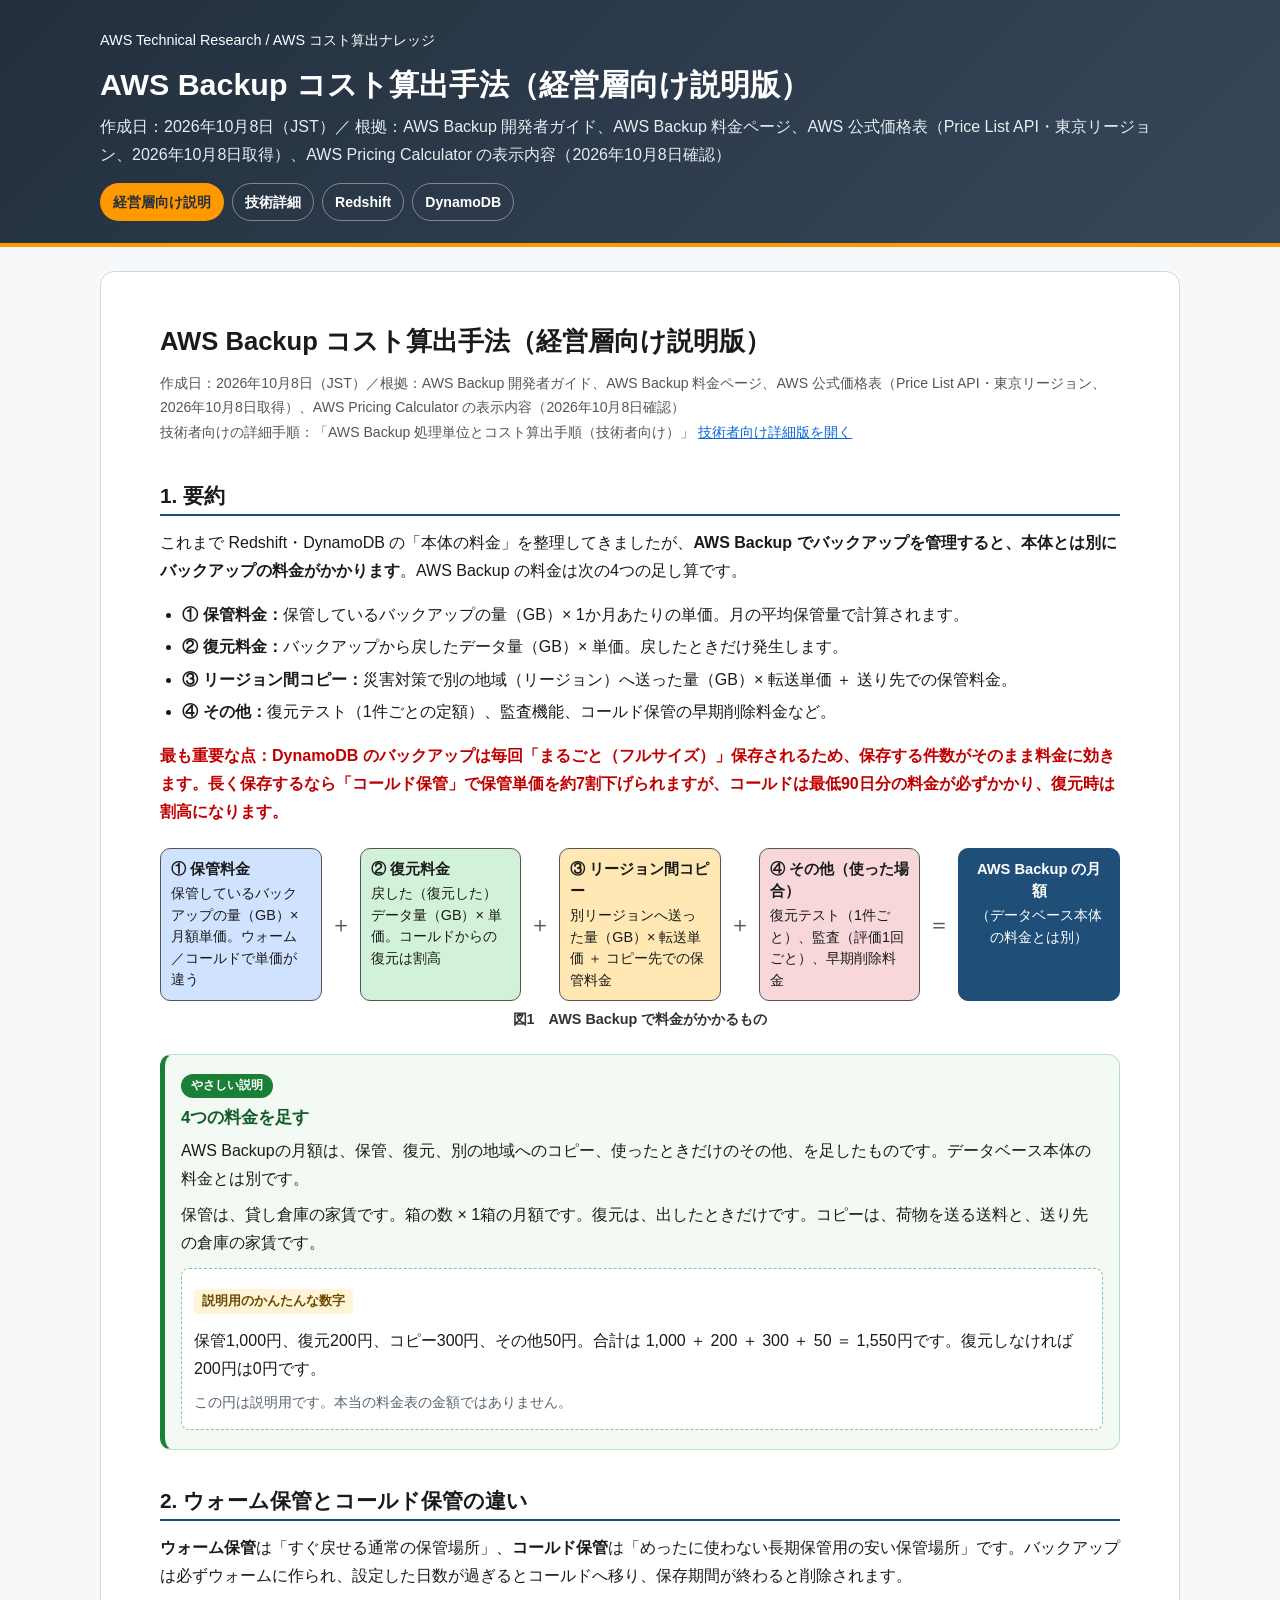
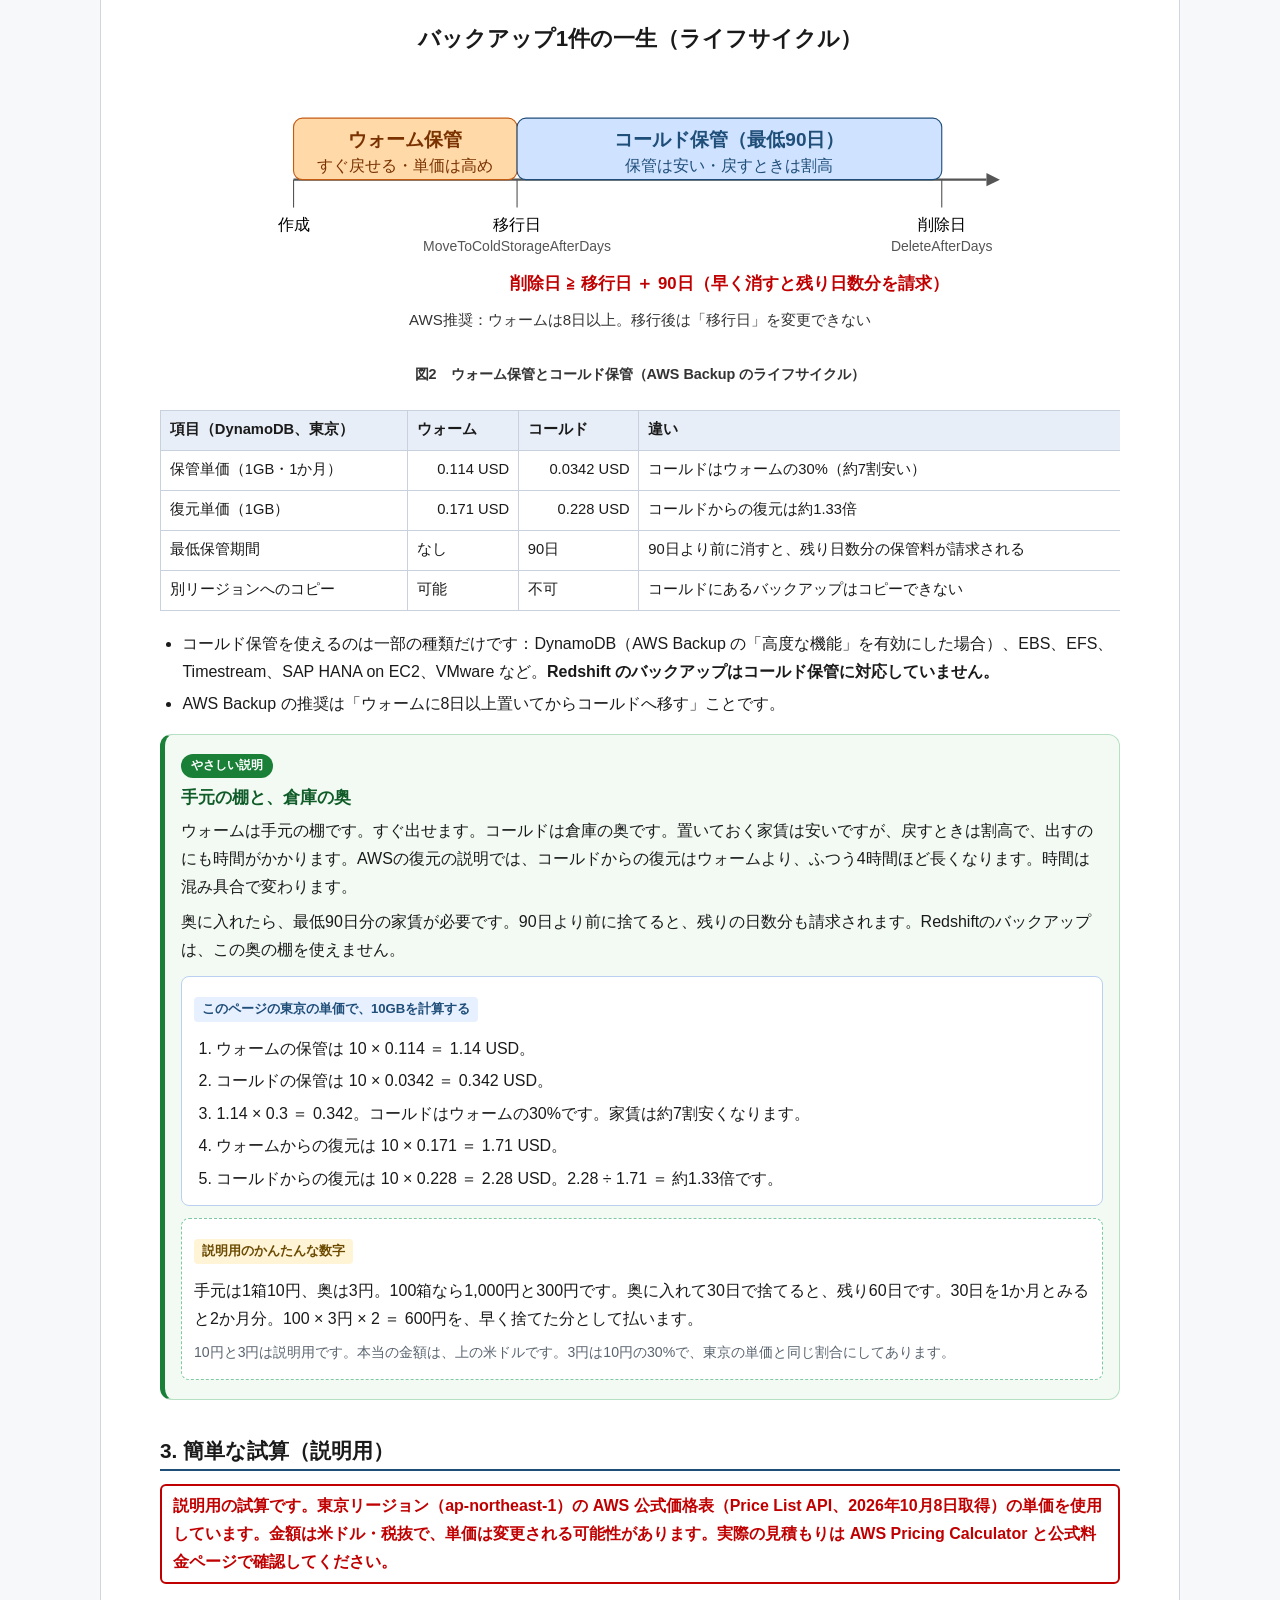
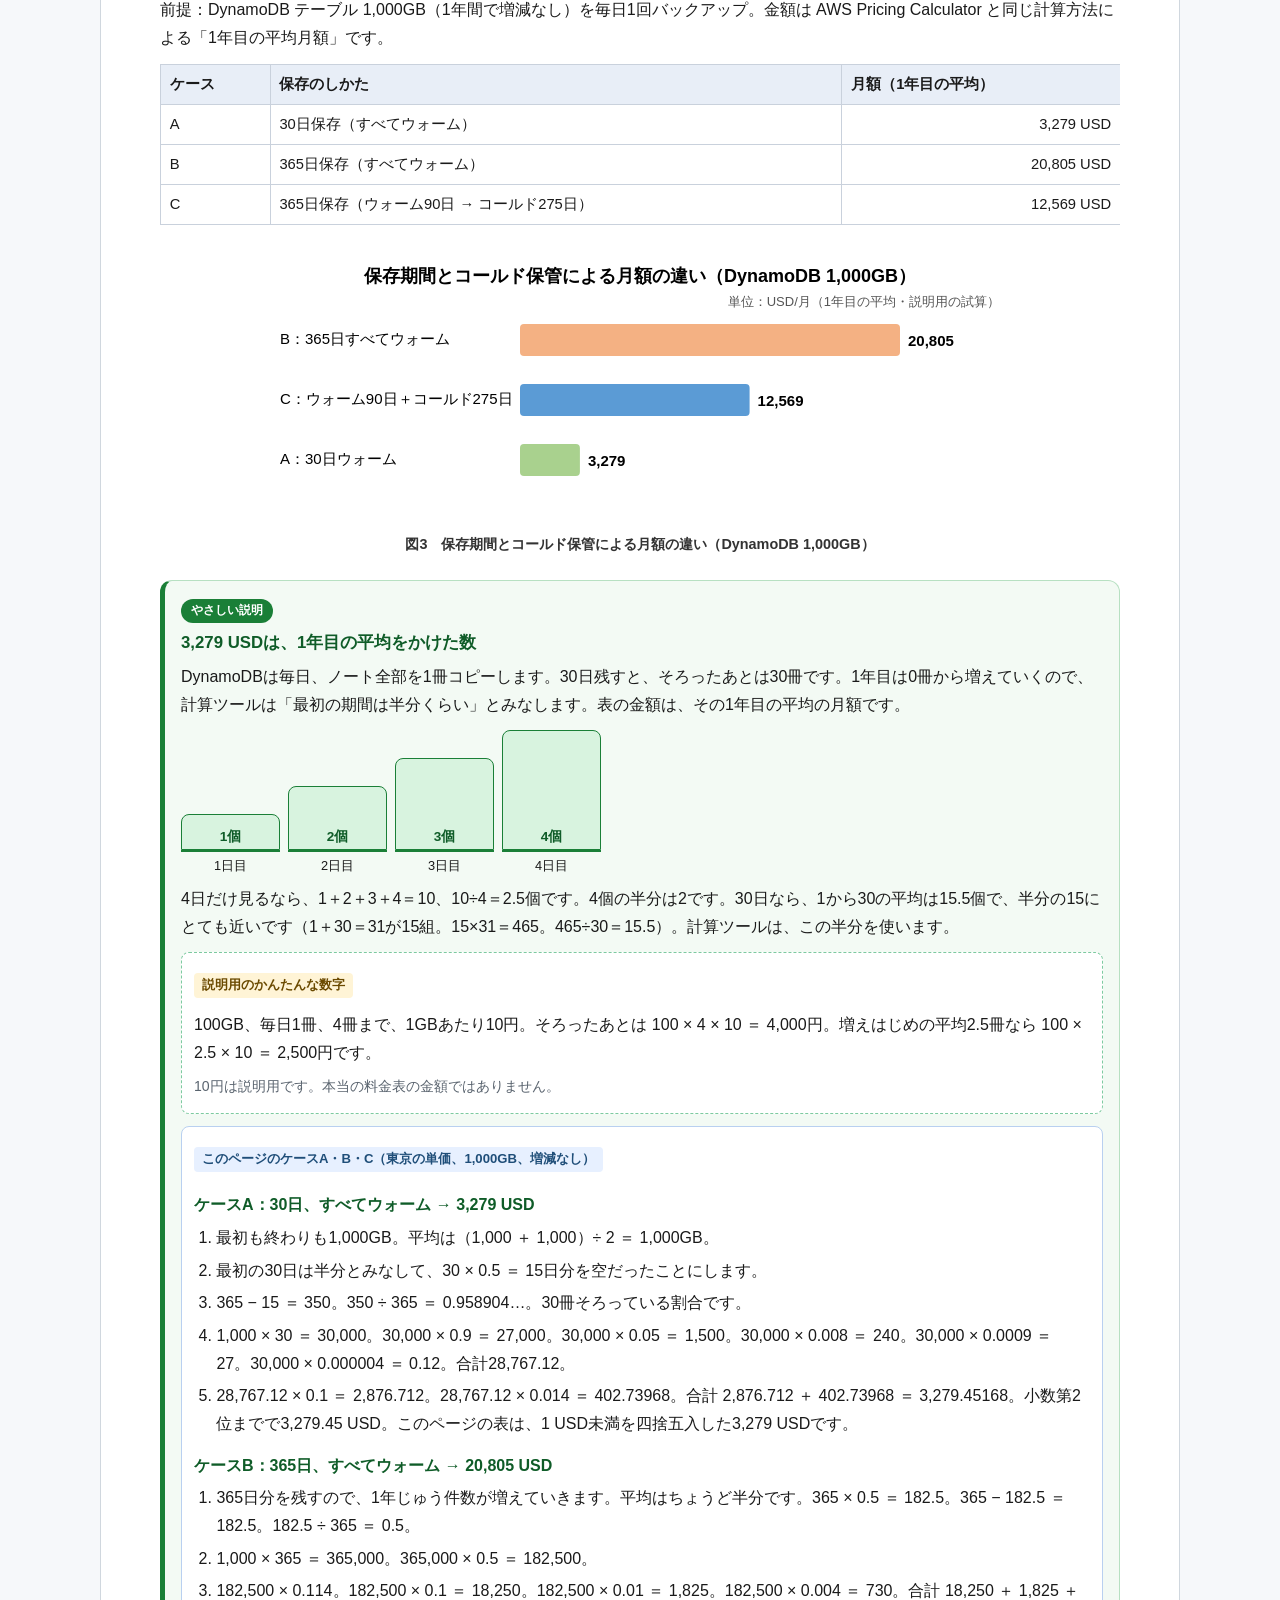
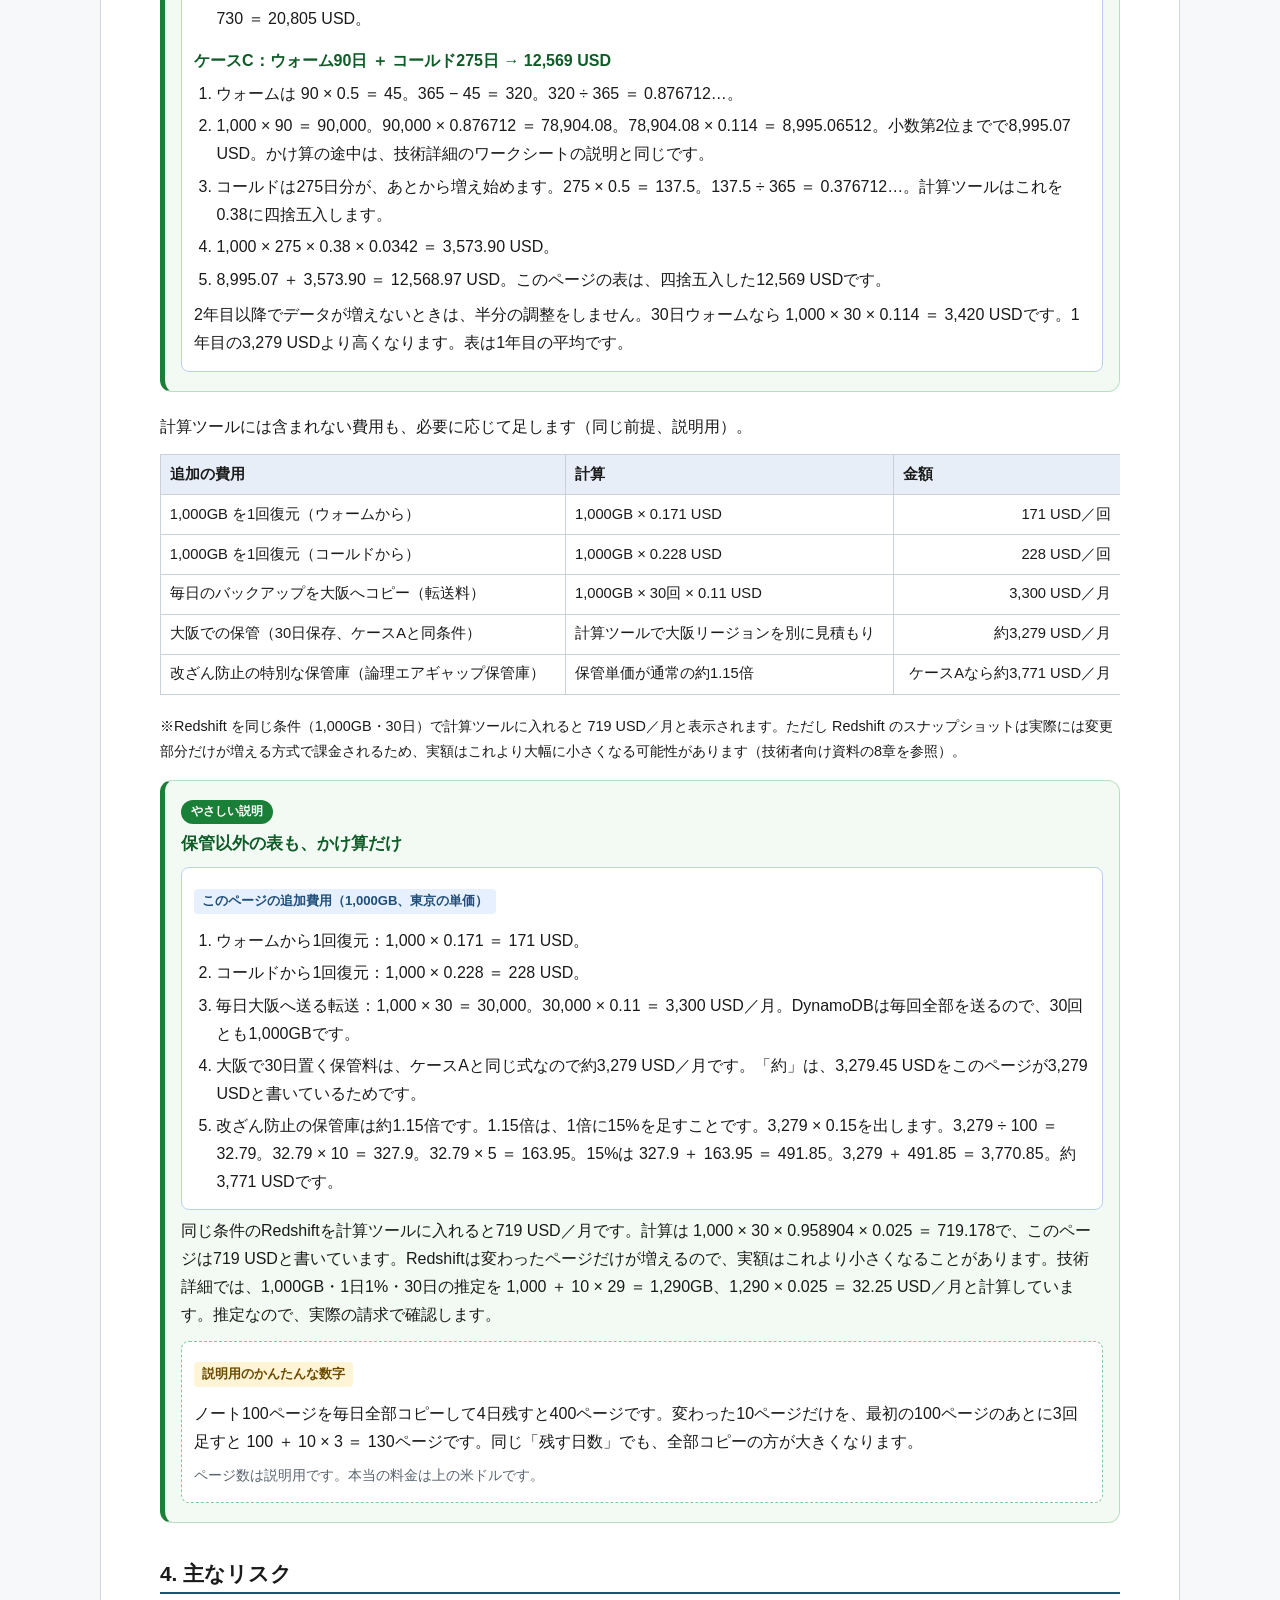
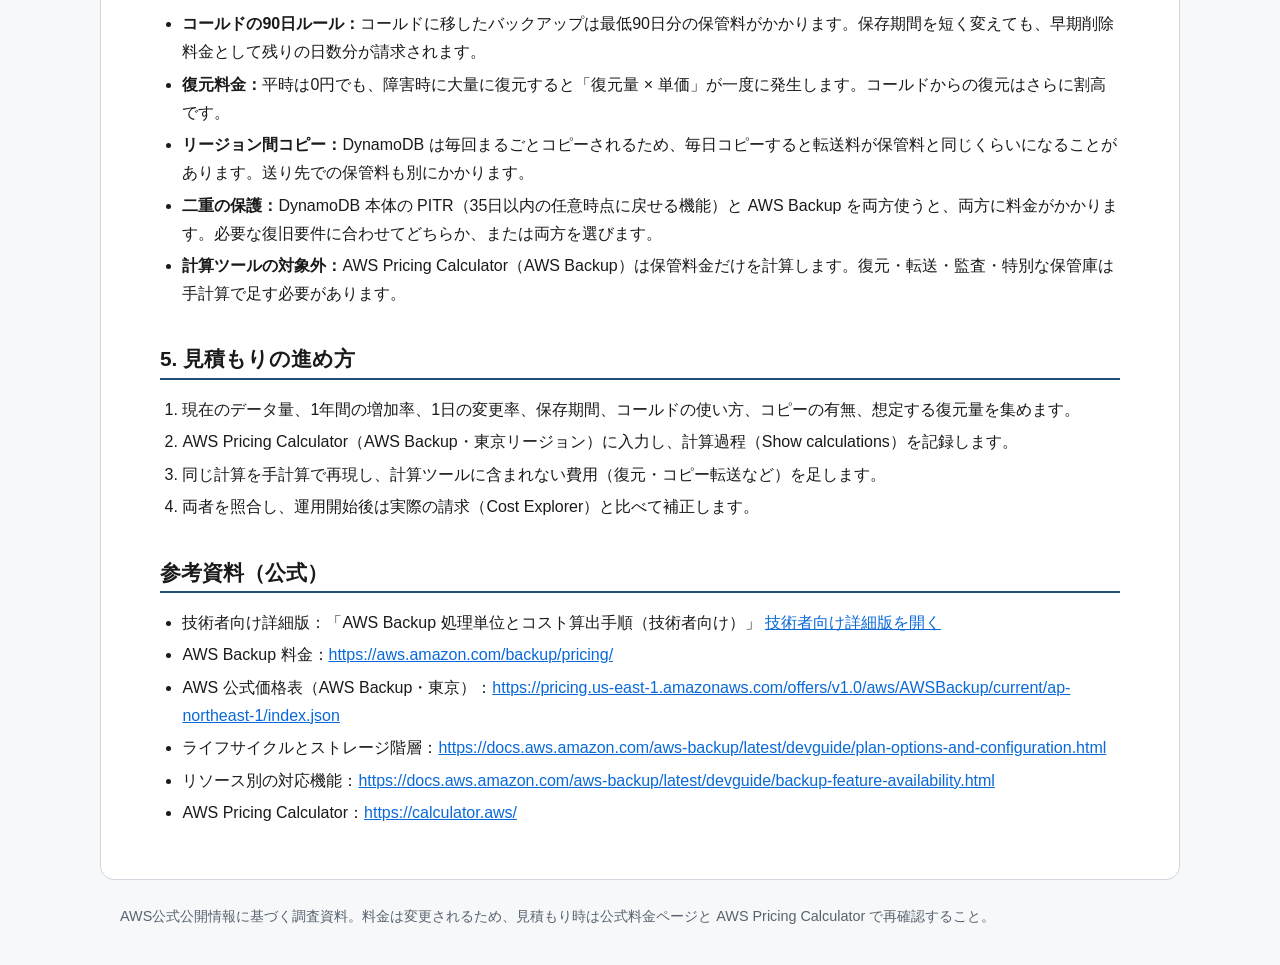
<file: cost/aws-backup/executive/index.html>
<!doctype html>
<html lang="ja">
<head>
<meta charset="utf-8">
<meta name="viewport" content="width=device-width,initial-scale=1">
<title>AWS Backup コスト算出手法（経営層向け説明版）</title>
<link rel="stylesheet" href="../../style.css">
</head>
<body>
<header>
<div class="wrap">
<p class="crumb"><a href="../../../">AWS Technical Research</a> / <a href="../../">AWS コスト算出ナレッジ</a></p>
<h1>AWS Backup コスト算出手法（経営層向け説明版）</h1>
<p class="sub">作成日：2026年10月8日（JST）／ 根拠：AWS Backup 開発者ガイド、AWS Backup 料金ページ、AWS 公式価格表（Price List API・東京リージョン、2026年10月8日取得）、AWS Pricing Calculator の表示内容（2026年10月8日確認）</p>
<nav class="switch" aria-label="資料の切り替え"><a class="current" href="./" aria-current="page">経営層向け説明</a><a class="other" href="../">技術詳細</a><a class="other" href="../../redshift/executive/">Redshift</a><a class="other" href="../../dynamodb/executive/">DynamoDB</a></nav>
</div>
</header>
<main>
<article class="awsb">
<style>
.awsb{font-family:'Noto Sans JP','Hiragino Kaku Gothic ProN','Hiragino Sans','Meiryo','Noto Sans CJK JP',sans-serif;line-height:1.75;color:#1a1a1a;max-width:960px;margin:0 auto;padding:0 12px;word-break:normal;overflow-wrap:anywhere}
.awsb h1{font-size:1.6em;line-height:1.4;margin:.6em 0 .4em}
.awsb h2{font-size:1.3em;border-bottom:2px solid #1f4e79;padding-bottom:.2em;margin:1.8em 0 .6em}
.awsb h3{font-size:1.08em;margin:1.4em 0 .4em;color:#1f4e79}
.awsb .meta{color:#555;font-size:.88em}
.awsb .key{color:#c00000;font-weight:700}
.awsb .kari{color:#c00000;font-weight:700;border:2px solid #c00000;padding:.4em .7em;border-radius:6px;display:block}
.awsb .note{background:#f5f7fa;border-left:4px solid #1f4e79;padding:.6em .9em;margin:1em 0;font-size:.95em}
.awsb .warn{background:#fff4f4;border-left:4px solid #c00000;padding:.6em .9em;margin:1em 0;font-size:.95em}
.awsb .tbl{overflow-x:auto;margin:.8em 0 1.2em}
.awsb table{border-collapse:collapse;width:100%;font-size:.92em}
.awsb th,.awsb td{border:1px solid #c9d1dc;padding:.45em .6em;vertical-align:top;text-align:left}
.awsb th{background:#e8eef7}
.awsb tr.total td{background:#fff2cc;font-weight:700}
.awsb td.num{text-align:right;white-space:nowrap}
.awsb code{font-family:Consolas,Menlo,monospace;font-size:.9em;background:#f0f2f5;padding:0 .25em;border-radius:3px}
.awsb pre{background:#f0f2f5;padding:.7em;overflow-x:auto;font-size:.88em;line-height:1.5}
.awsb figure{margin:1.4em 0;text-align:center}
.awsb figure svg{width:100%;height:auto;max-width:760px}
.awsb figcaption{font-size:.9em;color:#333;margin-top:.4em;font-weight:700}
.awsb .flow{display:flex;flex-wrap:nowrap;align-items:stretch;justify-content:center;gap:8px;text-align:left}
.awsb .fbox{flex:1 1 0;min-width:0;border-radius:10px;padding:.6em .7em;border:1.5px solid #555;font-size:.9em;line-height:1.5}
.awsb .fbox b{display:block;font-size:1.02em;margin-bottom:.2em}
.awsb .arrow{align-self:center;font-size:1.4em;color:#555;flex:0 0 auto}
.awsb .sum{background:#1f4e79;color:#fff;border-color:#1f4e79;text-align:center}
.awsb .c1{background:#cfe2ff}.awsb .c2{background:#d1f2d9}.awsb .c3{background:#ffe8b3}.awsb .c4{background:#f8d7da}.awsb .c5{background:#e2d9f3}
.awsb .steps{counter-reset:s;list-style:none;padding:0}
.awsb ol,.awsb ul{padding-left:1.4em}
@media (max-width:600px){.awsb .flow{flex-wrap:wrap}.awsb{font-size:15px}.awsb .arrow{transform:rotate(90deg);flex-basis:100%;text-align:center}.awsb .fbox{max-width:none;flex-basis:100%}}

.awsb .sv-n{display:none}
@media (max-width:600px){.awsb .tbl table{min-width:540px}}
@media (max-width:600px){.awsb .sv-w{display:none}.awsb .sv-n{display:inline}.awsb figure svg.sv-n{max-width:420px}}
</style>

<h1>AWS Backup コスト算出手法（経営層向け説明版）</h1>
<p class="meta">作成日：2026年10月8日（JST）／根拠：AWS Backup 開発者ガイド、AWS Backup 料金ページ、AWS 公式価格表（Price List API・東京リージョン、2026年10月8日取得）、AWS Pricing Calculator の表示内容（2026年10月8日確認）<br>
技術者向けの詳細手順：「AWS Backup 処理単位とコスト算出手順（技術者向け）」 <a href="../">技術者向け詳細版を開く</a></p>

<h2>1. 要約</h2>
<p>これまで Redshift・DynamoDB の「本体の料金」を整理してきましたが、<strong>AWS Backup でバックアップを管理すると、本体とは別にバックアップの料金がかかります</strong>。AWS Backup の料金は次の4つの足し算です。</p>
<ul>
<li><strong>① 保管料金：</strong>保管しているバックアップの量（GB）× 1か月あたりの単価。月の平均保管量で計算されます。</li>
<li><strong>② 復元料金：</strong>バックアップから戻したデータ量（GB）× 単価。戻したときだけ発生します。</li>
<li><strong>③ リージョン間コピー：</strong>災害対策で別の地域（リージョン）へ送った量（GB）× 転送単価 ＋ 送り先での保管料金。</li>
<li><strong>④ その他：</strong>復元テスト（1件ごとの定額）、監査機能、コールド保管の早期削除料金など。</li>
</ul>
<p class="key">最も重要な点：DynamoDB のバックアップは毎回「まるごと（フルサイズ）」保存されるため、保存する件数がそのまま料金に効きます。長く保存するなら「コールド保管」で保管単価を約7割下げられますが、コールドは最低90日分の料金が必ずかかり、復元時は割高になります。</p>
<figure data-fig="charges"><div class="flow">
<div class="fbox c1"><b>① 保管料金</b>保管しているバックアップの量（GB）× 月額単価。ウォーム／コールドで単価が違う</div>
<div class="arrow">＋</div>
<div class="fbox c2"><b>② 復元料金</b>戻した（復元した）データ量（GB）× 単価。コールドからの復元は割高</div>
<div class="arrow">＋</div>
<div class="fbox c3"><b>③ リージョン間コピー</b>別リージョンへ送った量（GB）× 転送単価 ＋ コピー先での保管料金</div>
<div class="arrow">＋</div>
<div class="fbox c4"><b>④ その他（使った場合）</b>復元テスト（1件ごと）、監査（評価1回ごと）、早期削除料金</div>
<div class="arrow">＝</div>
<div class="fbox sum"><b>AWS Backup の月額</b>（データベース本体の料金とは別）</div>
</div><figcaption>図1　AWS Backup で料金がかかるもの</figcaption></figure>
<aside class="easy" id="easy-awbx-sum" aria-label="やさしい説明">
<p class="easy-kicker">やさしい説明</p>
<p class="easy-title">4つの料金を足す</p>
<p>AWS Backupの月額は、保管、復元、別の地域へのコピー、使ったときだけのその他、を足したものです。データベース本体の料金とは別です。</p>
<p>保管は、貸し倉庫の家賃です。箱の数 × 1箱の月額です。復元は、出したときだけです。コピーは、荷物を送る送料と、送り先の倉庫の家賃です。</p>
<div class="ex">
<p><span class="ex-label">説明用のかんたんな数字</span></p>
<p>保管1,000円、復元200円、コピー300円、その他50円。合計は 1,000 ＋ 200 ＋ 300 ＋ 50 ＝ 1,550円です。復元しなければ200円は0円です。</p>
<p class="ex-note">この円は説明用です。本当の料金表の金額ではありません。</p>
</div>
</aside>


<h2>2. ウォーム保管とコールド保管の違い</h2>
<p><strong>ウォーム保管</strong>は「すぐ戻せる通常の保管場所」、<strong>コールド保管</strong>は「めったに使わない長期保管用の安い保管場所」です。バックアップは必ずウォームに作られ、設定した日数が過ぎるとコールドへ移り、保存期間が終わると削除されます。</p>
<figure data-fig="lifecycle"><svg class="sv-w" viewBox="0 0 680 300" role="img" aria-label="ウォームからコールドへの移行と削除のタイムライン" style="font-family:'Noto Sans JP','Hiragino Kaku Gothic ProN','Hiragino Sans','Meiryo','Noto Sans CJK JP',sans-serif" xmlns="http://www.w3.org/2000/svg">
<rect x="0" y="0" width="680" height="300" fill="#fff"/>
<text x="340" y="30" text-anchor="middle" font-size="20" font-weight="700" fill="#1a1a1a">バックアップ1件の一生（ライフサイクル）</text>
<line x1="30" y1="150" x2="650" y2="150" stroke="#555" stroke-width="2"/>
<polygon points="650,144 662,150 650,156" fill="#555"/>
<rect x="30" y="95" width="200" height="55" rx="8" fill="#ffd9a8" stroke="#c55a11"/>
<text x="130" y="120" text-anchor="middle" font-size="17" font-weight="700" fill="#7a3200">ウォーム保管</text>
<text x="130" y="142" text-anchor="middle" font-size="14" fill="#7a3200">すぐ戻せる・単価は高め</text>
<rect x="230" y="95" width="380" height="55" rx="8" fill="#cfe2ff" stroke="#1f4e79"/>
<text x="420" y="120" text-anchor="middle" font-size="17" font-weight="700" fill="#1f4e79">コールド保管（最低90日）</text>
<text x="420" y="142" text-anchor="middle" font-size="14" fill="#1f4e79">保管は安い・戻すときは割高</text>
<line x1="30" y1="150" x2="30" y2="175" stroke="#555"/><text x="30" y="195" text-anchor="middle" font-size="14">作成</text>
<line x1="230" y1="150" x2="230" y2="175" stroke="#555"/><text x="230" y="195" text-anchor="middle" font-size="14">移行日</text>
<text x="230" y="214" text-anchor="middle" font-size="12.5" fill="#555">MoveToColdStorageAfterDays</text>
<line x1="610" y1="150" x2="610" y2="175" stroke="#555"/><text x="610" y="195" text-anchor="middle" font-size="14">削除日</text>
<text x="610" y="214" text-anchor="middle" font-size="12.5" fill="#555">DeleteAfterDays</text>
<text x="420" y="248" text-anchor="middle" font-size="15" fill="#c00000" font-weight="700">削除日 ≧ 移行日 ＋ 90日（早く消すと残り日数分を請求）</text>
<text x="340" y="280" text-anchor="middle" font-size="13.5" fill="#333">AWS推奨：ウォームは8日以上。移行後は「移行日」を変更できない</text>
</svg><svg class="sv-n" viewBox="0 0 380 470" role="img" aria-label="ウォームからコールドへの移行と削除のタイムライン（縦）" style="font-family:'Noto Sans JP','Hiragino Kaku Gothic ProN','Hiragino Sans','Meiryo','Noto Sans CJK JP',sans-serif" xmlns="http://www.w3.org/2000/svg">
<rect width="380" height="470" fill="#fff"/>
<text x="190" y="28" text-anchor="middle" font-size="19" font-weight="700">バックアップ1件の一生</text>
<line x1="40" y1="55" x2="40" y2="400" stroke="#555" stroke-width="2"/><polygon points="34,400 40,412 46,400" fill="#555"/>
<circle cx="40" cy="60" r="6" fill="#555"/><text x="56" y="66" font-size="16" font-weight="700">作成</text>
<rect x="56" y="80" width="300" height="70" rx="8" fill="#ffd9a8" stroke="#c55a11"/>
<text x="206" y="110" text-anchor="middle" font-size="18" font-weight="700" fill="#7a3200">ウォーム保管</text>
<text x="206" y="136" text-anchor="middle" font-size="15" fill="#7a3200">すぐ戻せる・単価は高め</text>
<circle cx="40" cy="170" r="6" fill="#555"/><text x="56" y="176" font-size="16" font-weight="700">移行日</text>
<text x="56" y="196" font-size="13" fill="#555">MoveToColdStorageAfterDays</text>
<rect x="56" y="210" width="300" height="110" rx="8" fill="#cfe2ff" stroke="#1f4e79"/>
<text x="206" y="245" text-anchor="middle" font-size="18" font-weight="700" fill="#1f4e79">コールド保管</text>
<text x="206" y="272" text-anchor="middle" font-size="15" fill="#1f4e79">最低90日・保管は安い</text>
<text x="206" y="296" text-anchor="middle" font-size="15" fill="#1f4e79">戻すときは割高</text>
<circle cx="40" cy="345" r="6" fill="#555"/><text x="56" y="351" font-size="16" font-weight="700">削除日</text>
<text x="56" y="371" font-size="13" fill="#555">DeleteAfterDays</text>
<text x="190" y="436" text-anchor="middle" font-size="15" fill="#c00000" font-weight="700">削除日 ≧ 移行日 ＋ 90日</text>
<text x="190" y="460" text-anchor="middle" font-size="13.5" fill="#333">推奨：ウォームは8日以上</text></svg><figcaption>図2　ウォーム保管とコールド保管（AWS Backup のライフサイクル）</figcaption></figure>
<div class="tbl"><table>
<tr><th>項目（DynamoDB、東京）</th><th>ウォーム</th><th>コールド</th><th>違い</th></tr>
<tr><td>保管単価（1GB・1か月）</td><td class="num">0.114 USD</td><td class="num">0.0342 USD</td><td>コールドはウォームの30%（約7割安い）</td></tr>
<tr><td>復元単価（1GB）</td><td class="num">0.171 USD</td><td class="num">0.228 USD</td><td>コールドからの復元は約1.33倍</td></tr>
<tr><td>最低保管期間</td><td>なし</td><td>90日</td><td>90日より前に消すと、残り日数分の保管料が請求される</td></tr>
<tr><td>別リージョンへのコピー</td><td>可能</td><td>不可</td><td>コールドにあるバックアップはコピーできない</td></tr>
</table></div>
<ul>
<li>コールド保管を使えるのは一部の種類だけです：DynamoDB（AWS Backup の「高度な機能」を有効にした場合）、EBS、EFS、Timestream、SAP HANA on EC2、VMware など。<strong>Redshift のバックアップはコールド保管に対応していません。</strong></li>
<li>AWS Backup の推奨は「ウォームに8日以上置いてからコールドへ移す」ことです。</li>
</ul>
<aside class="easy" id="easy-awbx-cold" aria-label="やさしい説明">
<p class="easy-kicker">やさしい説明</p>
<p class="easy-title">手元の棚と、倉庫の奥</p>
<p>ウォームは手元の棚です。すぐ出せます。コールドは倉庫の奥です。置いておく家賃は安いですが、戻すときは割高で、出すのにも時間がかかります。AWSの復元の説明では、コールドからの復元はウォームより、ふつう4時間ほど長くなります。時間は混み具合で変わります。</p>
<p>奥に入れたら、最低90日分の家賃が必要です。90日より前に捨てると、残りの日数分も請求されます。Redshiftのバックアップは、この奥の棚を使えません。</p>
<div class="real">
<p><span class="real-label">このページの東京の単価で、10GBを計算する</span></p>
<ol>
<li>ウォームの保管は 10 × 0.114 ＝ 1.14 USD。</li>
<li>コールドの保管は 10 × 0.0342 ＝ 0.342 USD。</li>
<li>1.14 × 0.3 ＝ 0.342。コールドはウォームの30%です。家賃は約7割安くなります。</li>
<li>ウォームからの復元は 10 × 0.171 ＝ 1.71 USD。</li>
<li>コールドからの復元は 10 × 0.228 ＝ 2.28 USD。2.28 ÷ 1.71 ＝ 約1.33倍です。</li>
</ol>
</div>
<div class="ex">
<p><span class="ex-label">説明用のかんたんな数字</span></p>
<p>手元は1箱10円、奥は3円。100箱なら1,000円と300円です。奥に入れて30日で捨てると、残り60日です。30日を1か月とみると2か月分。100 × 3円 × 2 ＝ 600円を、早く捨てた分として払います。</p>
<p class="ex-note">10円と3円は説明用です。本当の金額は、上の米ドルです。3円は10円の30%で、東京の単価と同じ割合にしてあります。</p>
</div>
</aside>


<h2>3. 簡単な試算（説明用）</h2>
<p class="kari">説明用の試算です。東京リージョン（ap-northeast-1）の AWS 公式価格表（Price List API、2026年10月8日取得）の単価を使用しています。金額は米ドル・税抜で、単価は変更される可能性があります。実際の見積もりは AWS Pricing Calculator と公式料金ページで確認してください。</p>
<p>前提：DynamoDB テーブル 1,000GB（1年間で増減なし）を毎日1回バックアップ。金額は AWS Pricing Calculator と同じ計算方法による「1年目の平均月額」です。</p>
<div class="tbl"><table>
<tr><th>ケース</th><th>保存のしかた</th><th>月額（1年目の平均）</th></tr>
<tr><td>A</td><td>30日保存（すべてウォーム）</td><td class="num">3,279 USD</td></tr>
<tr><td>B</td><td>365日保存（すべてウォーム）</td><td class="num">20,805 USD</td></tr>
<tr><td>C</td><td>365日保存（ウォーム90日 → コールド275日）</td><td class="num">12,569 USD</td></tr>
</table></div>
<figure data-fig="bars"><svg class="sv-w" viewBox="0 0 760 270" role="img" aria-label="保存期間とコールド保管による月額の違い（DynamoDB 1,000GB）" style="font-family:'Noto Sans JP','Hiragino Kaku Gothic ProN','Hiragino Sans','Meiryo','Noto Sans CJK JP',sans-serif" xmlns="http://www.w3.org/2000/svg">
<rect x="0" y="0" width="760" height="270" fill="#fff"/>
<text x="380" y="34" text-anchor="middle" font-size="18" font-weight="700">保存期間とコールド保管による月額の違い（DynamoDB 1,000GB）</text>
<text x="740" y="58" text-anchor="end" font-size="13" fill="#555">単位：USD/月（1年目の平均・説明用の試算）</text>
<text x="20" y="96" font-size="15">B：365日すべてウォーム</text><rect x="260" y="76" width="380.0" height="32" rx="4" fill="#f4b183"/><text x="648.0" y="98" font-size="15" font-weight="700">20,805</text><text x="20" y="156" font-size="15">C：ウォーム90日＋コールド275日</text><rect x="260" y="136" width="229.6" height="32" rx="4" fill="#5b9bd5"/><text x="497.6" y="158" font-size="15" font-weight="700">12,569</text><text x="20" y="216" font-size="15">A：30日ウォーム</text><rect x="260" y="196" width="59.9" height="32" rx="4" fill="#a9d18e"/><text x="327.9" y="218" font-size="15" font-weight="700">3,279</text></svg><svg class="sv-n" viewBox="0 0 380 314" role="img" aria-label="保存期間とコールド保管による月額の違い（DynamoDB 1,000GB）" style="font-family:'Noto Sans JP','Hiragino Kaku Gothic ProN','Hiragino Sans','Meiryo','Noto Sans CJK JP',sans-serif" xmlns="http://www.w3.org/2000/svg"><rect width="380" height="314" fill="#fff"/><text x="190" y="26" text-anchor="middle" font-size="16" font-weight="700">保存期間とコールドによる違い</text><text x="190" y="48" text-anchor="middle" font-size="13" fill="#555">USD/月（1年目の平均・説明用の試算）</text><text x="16" y="82" font-size="15">B：365日すべてウォーム</text><rect x="16" y="92" width="250.0" height="30" rx="4" fill="#f4b183"/><text x="274.0" y="114" font-size="15" font-weight="700">20,805</text><text x="16" y="160" font-size="15">C：ウォーム90日＋コールド275日</text><rect x="16" y="170" width="151.0" height="30" rx="4" fill="#5b9bd5"/><text x="175.0" y="192" font-size="15" font-weight="700">12,569</text><text x="16" y="238" font-size="15">A：30日ウォーム</text><rect x="16" y="248" width="39.4" height="30" rx="4" fill="#a9d18e"/><text x="63.4" y="270" font-size="15" font-weight="700">3,279</text></svg><figcaption>図3　保存期間とコールド保管による月額の違い（DynamoDB 1,000GB）</figcaption></figure>
<aside class="easy" id="easy-awbx-cases" aria-label="やさしい説明">
<p class="easy-kicker">やさしい説明</p>
<p class="easy-title">3,279 USDは、1年目の平均をかけた数</p>
<p>DynamoDBは毎日、ノート全部を1冊コピーします。30日残すと、そろったあとは30冊です。1年目は0冊から増えていくので、計算ツールは「最初の期間は半分くらい」とみなします。表の金額は、その1年目の平均の月額です。</p>
<div class="stair" role="img" aria-label="1日目から4日目まで、保管しているバックアップが1個、2個、3個、4個と増える階段。平均は2.5個">
<div class="stair-col"><div class="bar h1">1個</div><div class="stair-d">1日目</div></div>
<div class="stair-col"><div class="bar h2">2個</div><div class="stair-d">2日目</div></div>
<div class="stair-col"><div class="bar h3">3個</div><div class="stair-d">3日目</div></div>
<div class="stair-col"><div class="bar h4">4個</div><div class="stair-d">4日目</div></div>
</div>
<p>4日だけ見るなら、1＋2＋3＋4＝10、10÷4＝2.5個です。4個の半分は2です。30日なら、1から30の平均は15.5個で、半分の15にとても近いです（1＋30＝31が15組。15×31＝465。465÷30＝15.5）。計算ツールは、この半分を使います。</p>
<div class="ex">
<p><span class="ex-label">説明用のかんたんな数字</span></p>
<p>100GB、毎日1冊、4冊まで、1GBあたり10円。そろったあとは 100 × 4 × 10 ＝ 4,000円。増えはじめの平均2.5冊なら 100 × 2.5 × 10 ＝ 2,500円です。</p>
<p class="ex-note">10円は説明用です。本当の料金表の金額ではありません。</p>
</div>
<div class="real">
<p><span class="real-label">このページのケースA・B・C（東京の単価、1,000GB、増減なし）</span></p>
<p class="easy-sub">ケースA：30日、すべてウォーム → 3,279 USD</p>
<ol>
<li>最初も終わりも1,000GB。平均は（1,000 ＋ 1,000）÷ 2 ＝ 1,000GB。</li>
<li>最初の30日は半分とみなして、30 × 0.5 ＝ 15日分を空だったことにします。</li>
<li>365 − 15 ＝ 350。350 ÷ 365 ＝ 0.958904…。30冊そろっている割合です。</li>
<li>1,000 × 30 ＝ 30,000。30,000 × 0.9 ＝ 27,000。30,000 × 0.05 ＝ 1,500。30,000 × 0.008 ＝ 240。30,000 × 0.0009 ＝ 27。30,000 × 0.000004 ＝ 0.12。合計28,767.12。</li>
<li>28,767.12 × 0.1 ＝ 2,876.712。28,767.12 × 0.014 ＝ 402.73968。合計 2,876.712 ＋ 402.73968 ＝ 3,279.45168。小数第2位までで3,279.45 USD。このページの表は、1 USD未満を四捨五入した3,279 USDです。</li>
</ol>
<p class="easy-sub">ケースB：365日、すべてウォーム → 20,805 USD</p>
<ol>
<li>365日分を残すので、1年じゅう件数が増えていきます。平均はちょうど半分です。365 × 0.5 ＝ 182.5。365 − 182.5 ＝ 182.5。182.5 ÷ 365 ＝ 0.5。</li>
<li>1,000 × 365 ＝ 365,000。365,000 × 0.5 ＝ 182,500。</li>
<li>182,500 × 0.114。182,500 × 0.1 ＝ 18,250。182,500 × 0.01 ＝ 1,825。182,500 × 0.004 ＝ 730。合計 18,250 ＋ 1,825 ＋ 730 ＝ 20,805 USD。</li>
</ol>
<p class="easy-sub">ケースC：ウォーム90日 ＋ コールド275日 → 12,569 USD</p>
<ol>
<li>ウォームは 90 × 0.5 ＝ 45。365 − 45 ＝ 320。320 ÷ 365 ＝ 0.876712…。</li>
<li>1,000 × 90 ＝ 90,000。90,000 × 0.876712 ＝ 78,904.08。78,904.08 × 0.114 ＝ 8,995.06512。小数第2位までで8,995.07 USD。かけ算の途中は、技術詳細のワークシートの説明と同じです。</li>
<li>コールドは275日分が、あとから増え始めます。275 × 0.5 ＝ 137.5。137.5 ÷ 365 ＝ 0.376712…。計算ツールはこれを0.38に四捨五入します。</li>
<li>1,000 × 275 × 0.38 × 0.0342 ＝ 3,573.90 USD。</li>
<li>8,995.07 ＋ 3,573.90 ＝ 12,568.97 USD。このページの表は、四捨五入した12,569 USDです。</li>
</ol>
<p>2年目以降でデータが増えないときは、半分の調整をしません。30日ウォームなら 1,000 × 30 × 0.114 ＝ 3,420 USDです。1年目の3,279 USDより高くなります。表は1年目の平均です。</p>
</div>
</aside>

<p>計算ツールには含まれない費用も、必要に応じて足します（同じ前提、説明用）。</p>
<div class="tbl"><table>
<tr><th>追加の費用</th><th>計算</th><th>金額</th></tr>
<tr><td>1,000GB を1回復元（ウォームから）</td><td>1,000GB × 0.171 USD</td><td class="num">171 USD／回</td></tr>
<tr><td>1,000GB を1回復元（コールドから）</td><td>1,000GB × 0.228 USD</td><td class="num">228 USD／回</td></tr>
<tr><td>毎日のバックアップを大阪へコピー（転送料）</td><td>1,000GB × 30回 × 0.11 USD</td><td class="num">3,300 USD／月</td></tr>
<tr><td>大阪での保管（30日保存、ケースAと同条件）</td><td>計算ツールで大阪リージョンを別に見積もり</td><td class="num">約3,279 USD／月</td></tr>
<tr><td>改ざん防止の特別な保管庫（論理エアギャップ保管庫）</td><td>保管単価が通常の約1.15倍</td><td class="num">ケースAなら約3,771 USD／月</td></tr>
</table></div>
<p style="font-size:.9em">※Redshift を同じ条件（1,000GB・30日）で計算ツールに入れると 719 USD／月と表示されます。ただし Redshift のスナップショットは実際には変更部分だけが増える方式で課金されるため、実額はこれより大幅に小さくなる可能性があります（技術者向け資料の8章を参照）。</p>
<aside class="easy" id="easy-awbx-extra" aria-label="やさしい説明">
<p class="easy-kicker">やさしい説明</p>
<p class="easy-title">保管以外の表も、かけ算だけ</p>
<div class="real">
<p><span class="real-label">このページの追加費用（1,000GB、東京の単価）</span></p>
<ol>
<li>ウォームから1回復元：1,000 × 0.171 ＝ 171 USD。</li>
<li>コールドから1回復元：1,000 × 0.228 ＝ 228 USD。</li>
<li>毎日大阪へ送る転送：1,000 × 30 ＝ 30,000。30,000 × 0.11 ＝ 3,300 USD／月。DynamoDBは毎回全部を送るので、30回とも1,000GBです。</li>
<li>大阪で30日置く保管料は、ケースAと同じ式なので約3,279 USD／月です。「約」は、3,279.45 USDをこのページが3,279 USDと書いているためです。</li>
<li>改ざん防止の保管庫は約1.15倍です。1.15倍は、1倍に15%を足すことです。3,279 × 0.15を出します。3,279 ÷ 100 ＝ 32.79。32.79 × 10 ＝ 327.9。32.79 × 5 ＝ 163.95。15%は 327.9 ＋ 163.95 ＝ 491.85。3,279 ＋ 491.85 ＝ 3,770.85。約3,771 USDです。</li>
</ol>
</div>
<p>同じ条件のRedshiftを計算ツールに入れると719 USD／月です。計算は 1,000 × 30 × 0.958904 × 0.025 ＝ 719.178で、このページは719 USDと書いています。Redshiftは変わったページだけが増えるので、実額はこれより小さくなることがあります。技術詳細では、1,000GB・1日1%・30日の推定を 1,000 ＋ 10 × 29 ＝ 1,290GB、1,290 × 0.025 ＝ 32.25 USD／月と計算しています。推定なので、実際の請求で確認します。</p>
<div class="ex">
<p><span class="ex-label">説明用のかんたんな数字</span></p>
<p>ノート100ページを毎日全部コピーして4日残すと400ページです。変わった10ページだけを、最初の100ページのあとに3回足すと 100 ＋ 10 × 3 ＝ 130ページです。同じ「残す日数」でも、全部コピーの方が大きくなります。</p>
<p class="ex-note">ページ数は説明用です。本当の料金は上の米ドルです。</p>
</div>
</aside>


<h2>4. 主なリスク</h2>
<ul>
<li><strong>コールドの90日ルール：</strong>コールドに移したバックアップは最低90日分の保管料がかかります。保存期間を短く変えても、早期削除料金として残りの日数分が請求されます。</li>
<li><strong>復元料金：</strong>平時は0円でも、障害時に大量に復元すると「復元量 × 単価」が一度に発生します。コールドからの復元はさらに割高です。</li>
<li><strong>リージョン間コピー：</strong>DynamoDB は毎回まるごとコピーされるため、毎日コピーすると転送料が保管料と同じくらいになることがあります。送り先での保管料も別にかかります。</li>
<li><strong>二重の保護：</strong>DynamoDB 本体の PITR（35日以内の任意時点に戻せる機能）と AWS Backup を両方使うと、両方に料金がかかります。必要な復旧要件に合わせてどちらか、または両方を選びます。</li>
<li><strong>計算ツールの対象外：</strong>AWS Pricing Calculator（AWS Backup）は保管料金だけを計算します。復元・転送・監査・特別な保管庫は手計算で足す必要があります。</li>
</ul>

<h2>5. 見積もりの進め方</h2>
<ol>
<li>現在のデータ量、1年間の増加率、1日の変更率、保存期間、コールドの使い方、コピーの有無、想定する復元量を集めます。</li>
<li>AWS Pricing Calculator（AWS Backup・東京リージョン）に入力し、計算過程（Show calculations）を記録します。</li>
<li>同じ計算を手計算で再現し、計算ツールに含まれない費用（復元・コピー転送など）を足します。</li>
<li>両者を照合し、運用開始後は実際の請求（Cost Explorer）と比べて補正します。</li>
</ol>

<h2>参考資料（公式）</h2>
<ul>
<li>技術者向け詳細版：「AWS Backup 処理単位とコスト算出手順（技術者向け）」 <a href="../">技術者向け詳細版を開く</a></li>
<li>AWS Backup 料金：<a href="https://aws.amazon.com/backup/pricing/">https://aws.amazon.com/backup/pricing/</a></li>
<li>AWS 公式価格表（AWS Backup・東京）：<a href="https://pricing.us-east-1.amazonaws.com/offers/v1.0/aws/AWSBackup/current/ap-northeast-1/index.json">https://pricing.us-east-1.amazonaws.com/offers/v1.0/aws/AWSBackup/current/ap-northeast-1/index.json</a></li>
<li>ライフサイクルとストレージ階層：<a href="https://docs.aws.amazon.com/aws-backup/latest/devguide/plan-options-and-configuration.html">https://docs.aws.amazon.com/aws-backup/latest/devguide/plan-options-and-configuration.html</a></li>
<li>リソース別の対応機能：<a href="https://docs.aws.amazon.com/aws-backup/latest/devguide/backup-feature-availability.html">https://docs.aws.amazon.com/aws-backup/latest/devguide/backup-feature-availability.html</a></li>
<li>AWS Pricing Calculator：<a href="https://calculator.aws/">https://calculator.aws/</a></li>
</ul>

</article>
</main>
<footer>AWS公式公開情報に基づく調査資料。料金は変更されるため、見積もり時は公式料金ページと AWS Pricing Calculator で再確認すること。</footer>
</body>
</html>
</file>
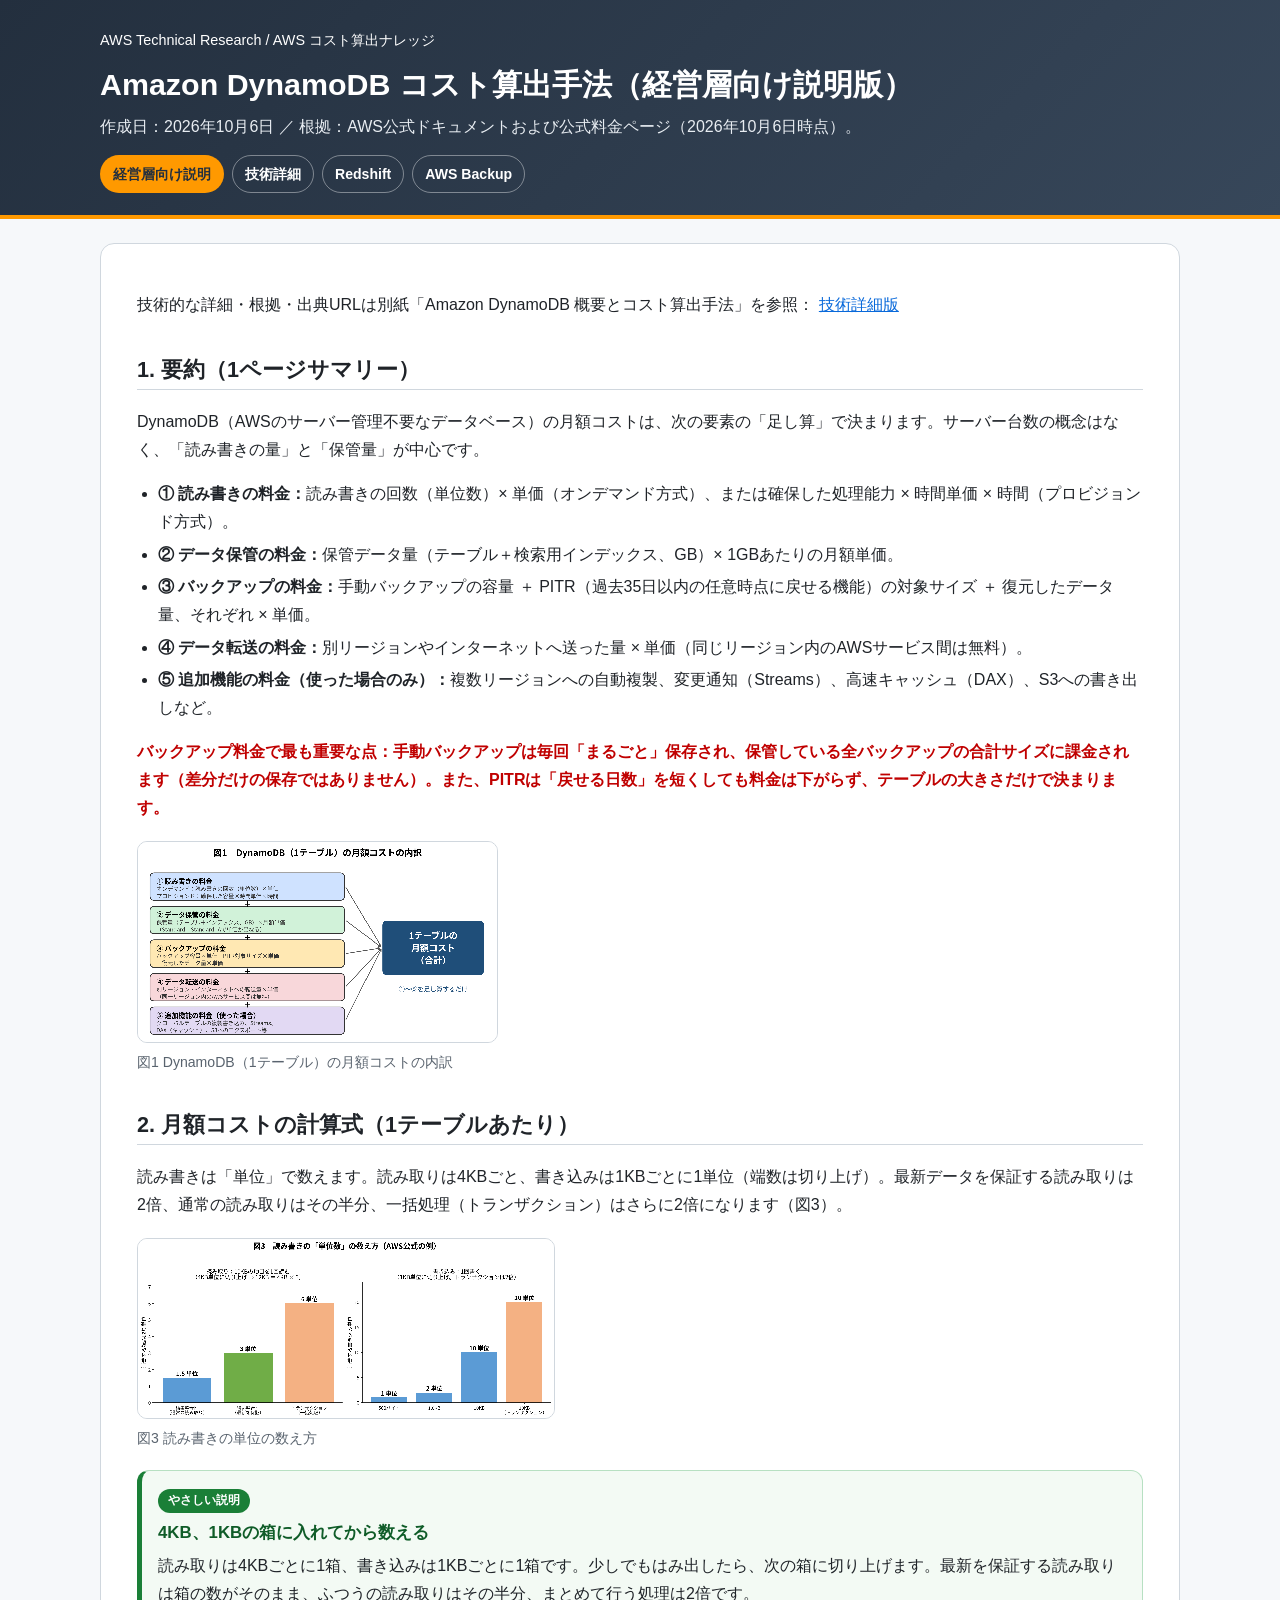
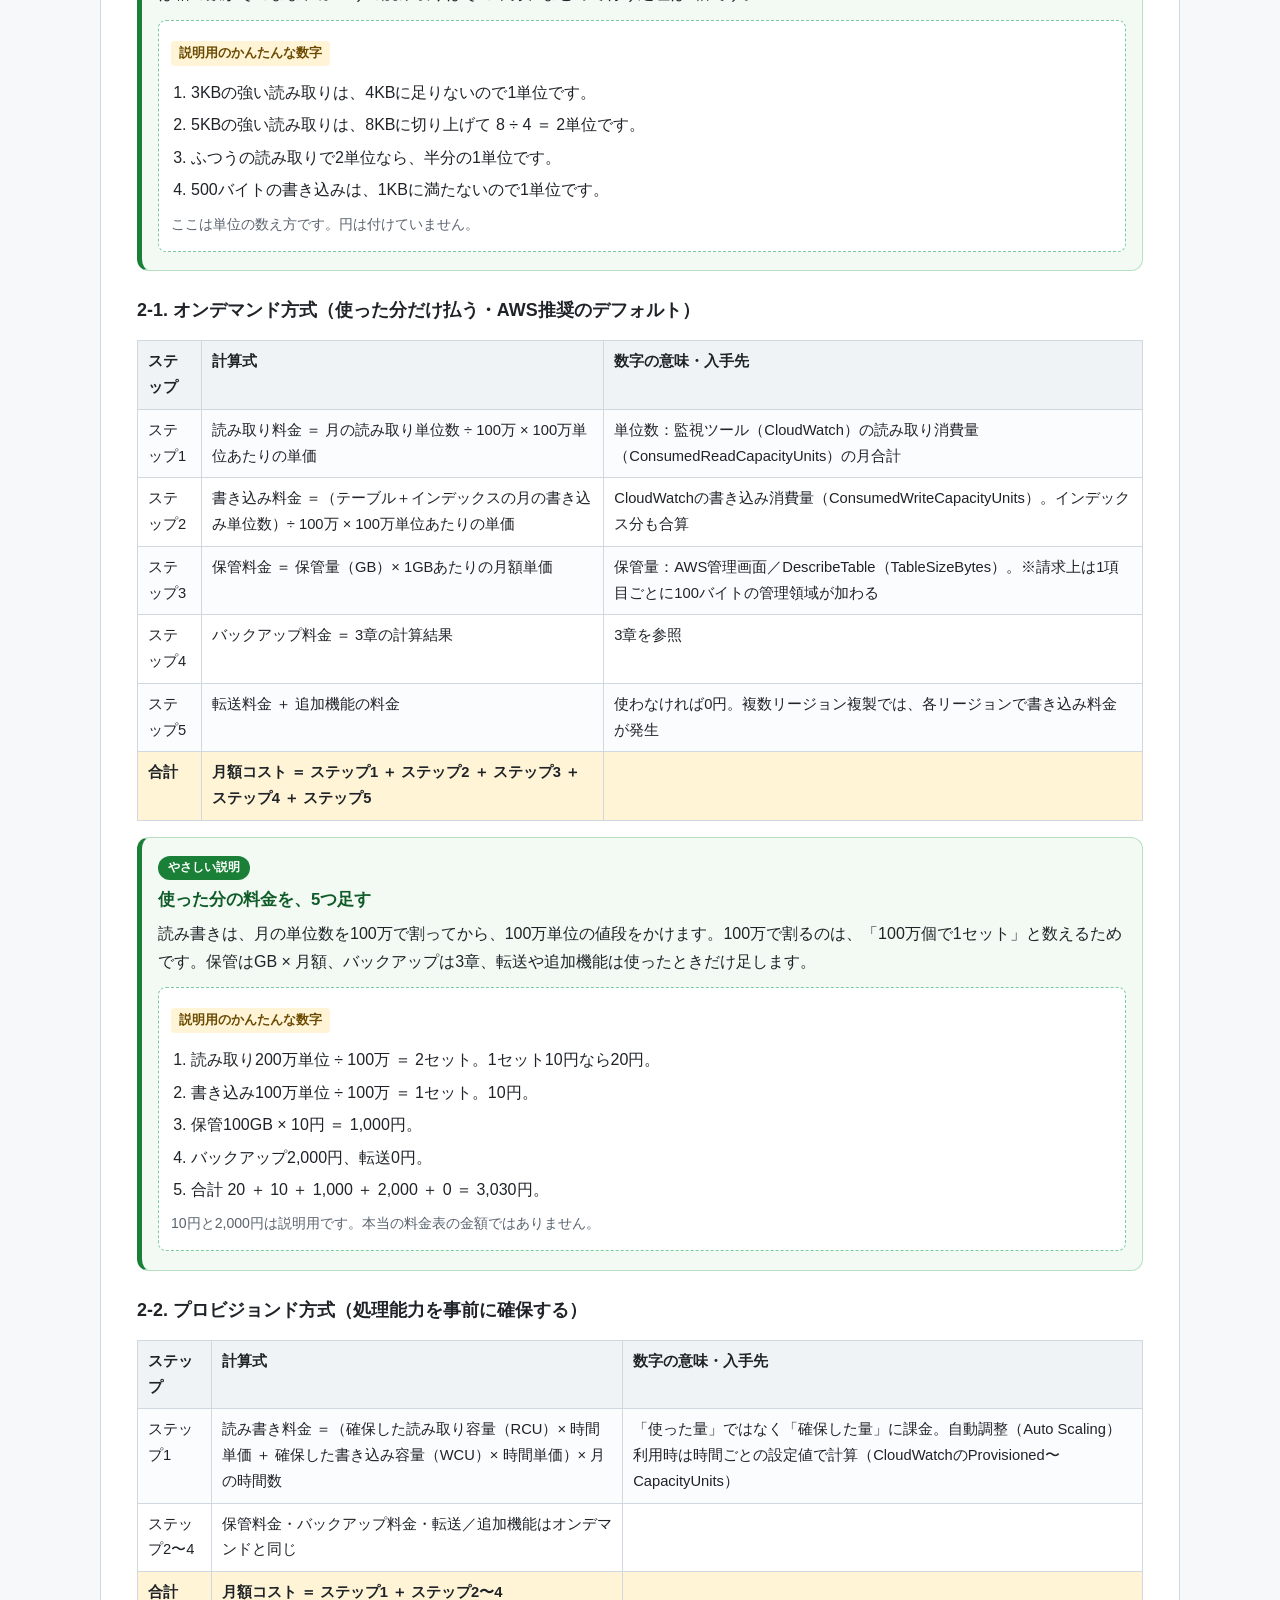
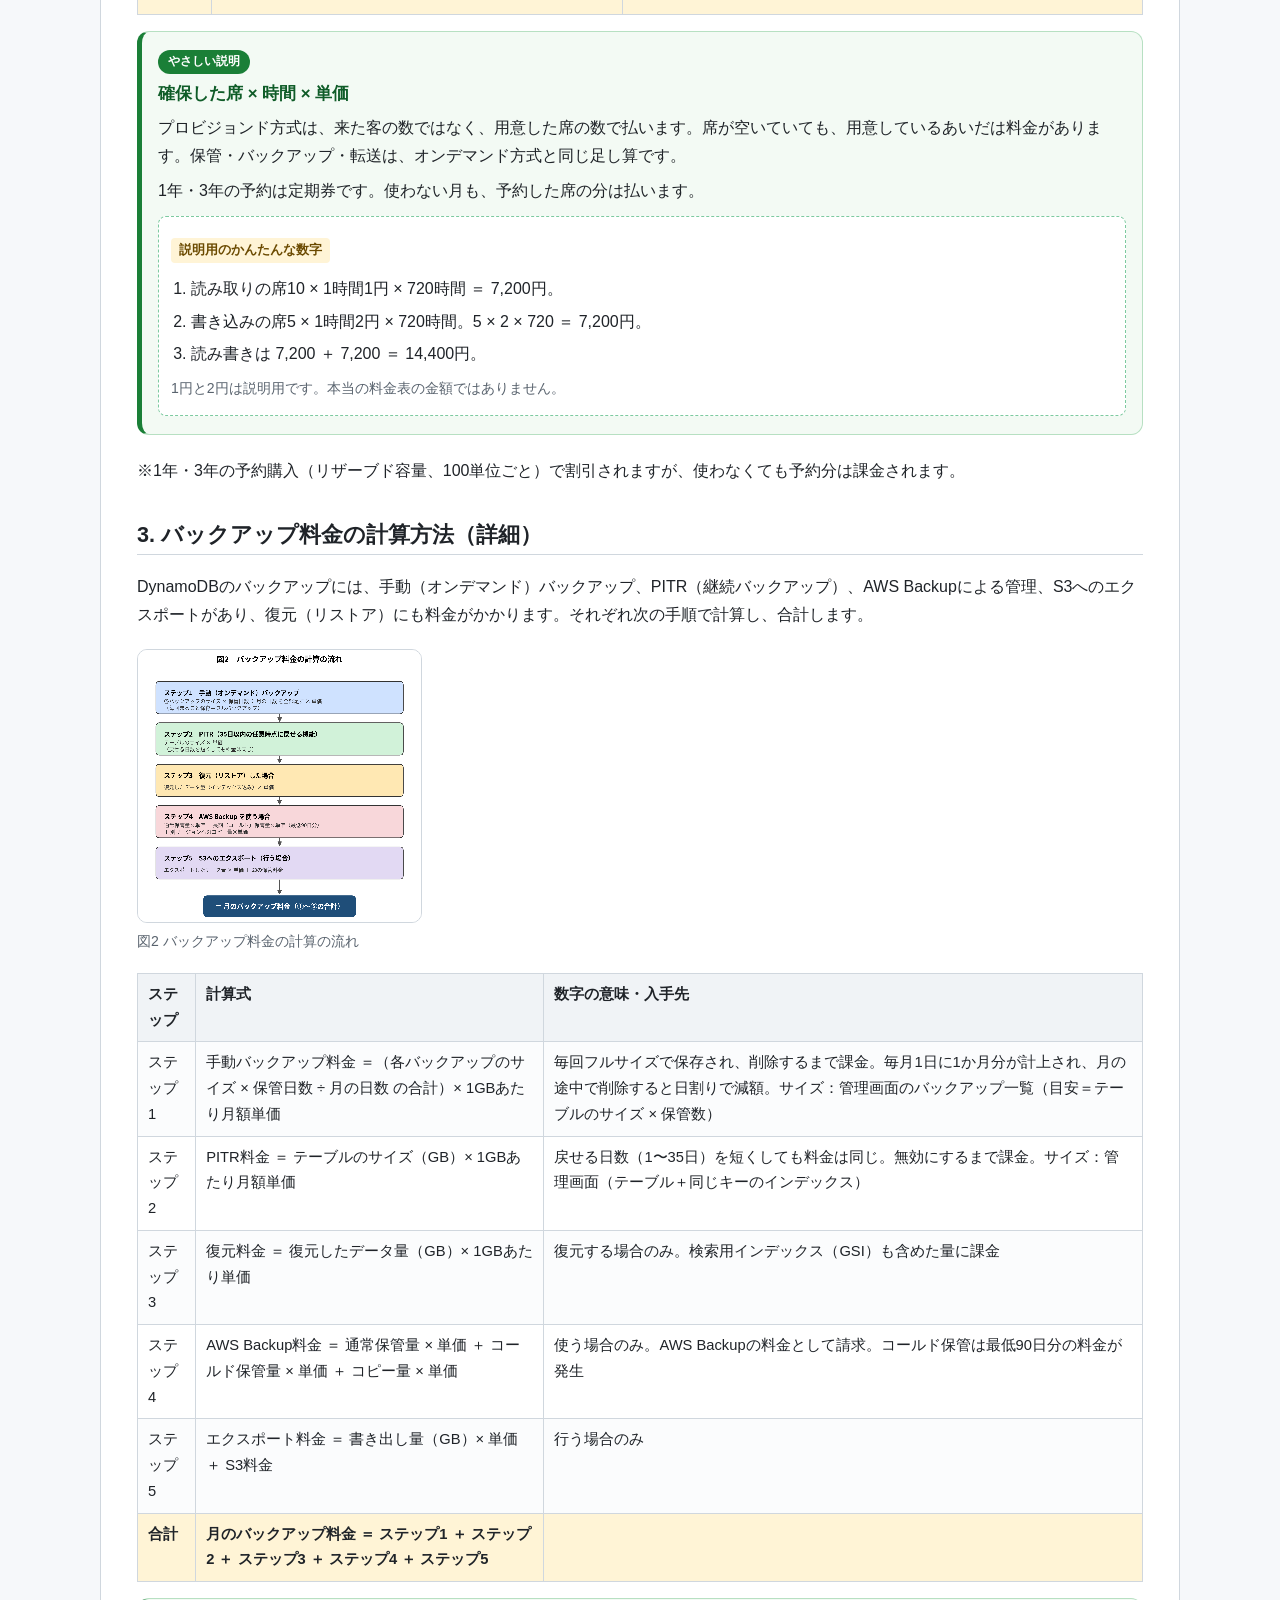
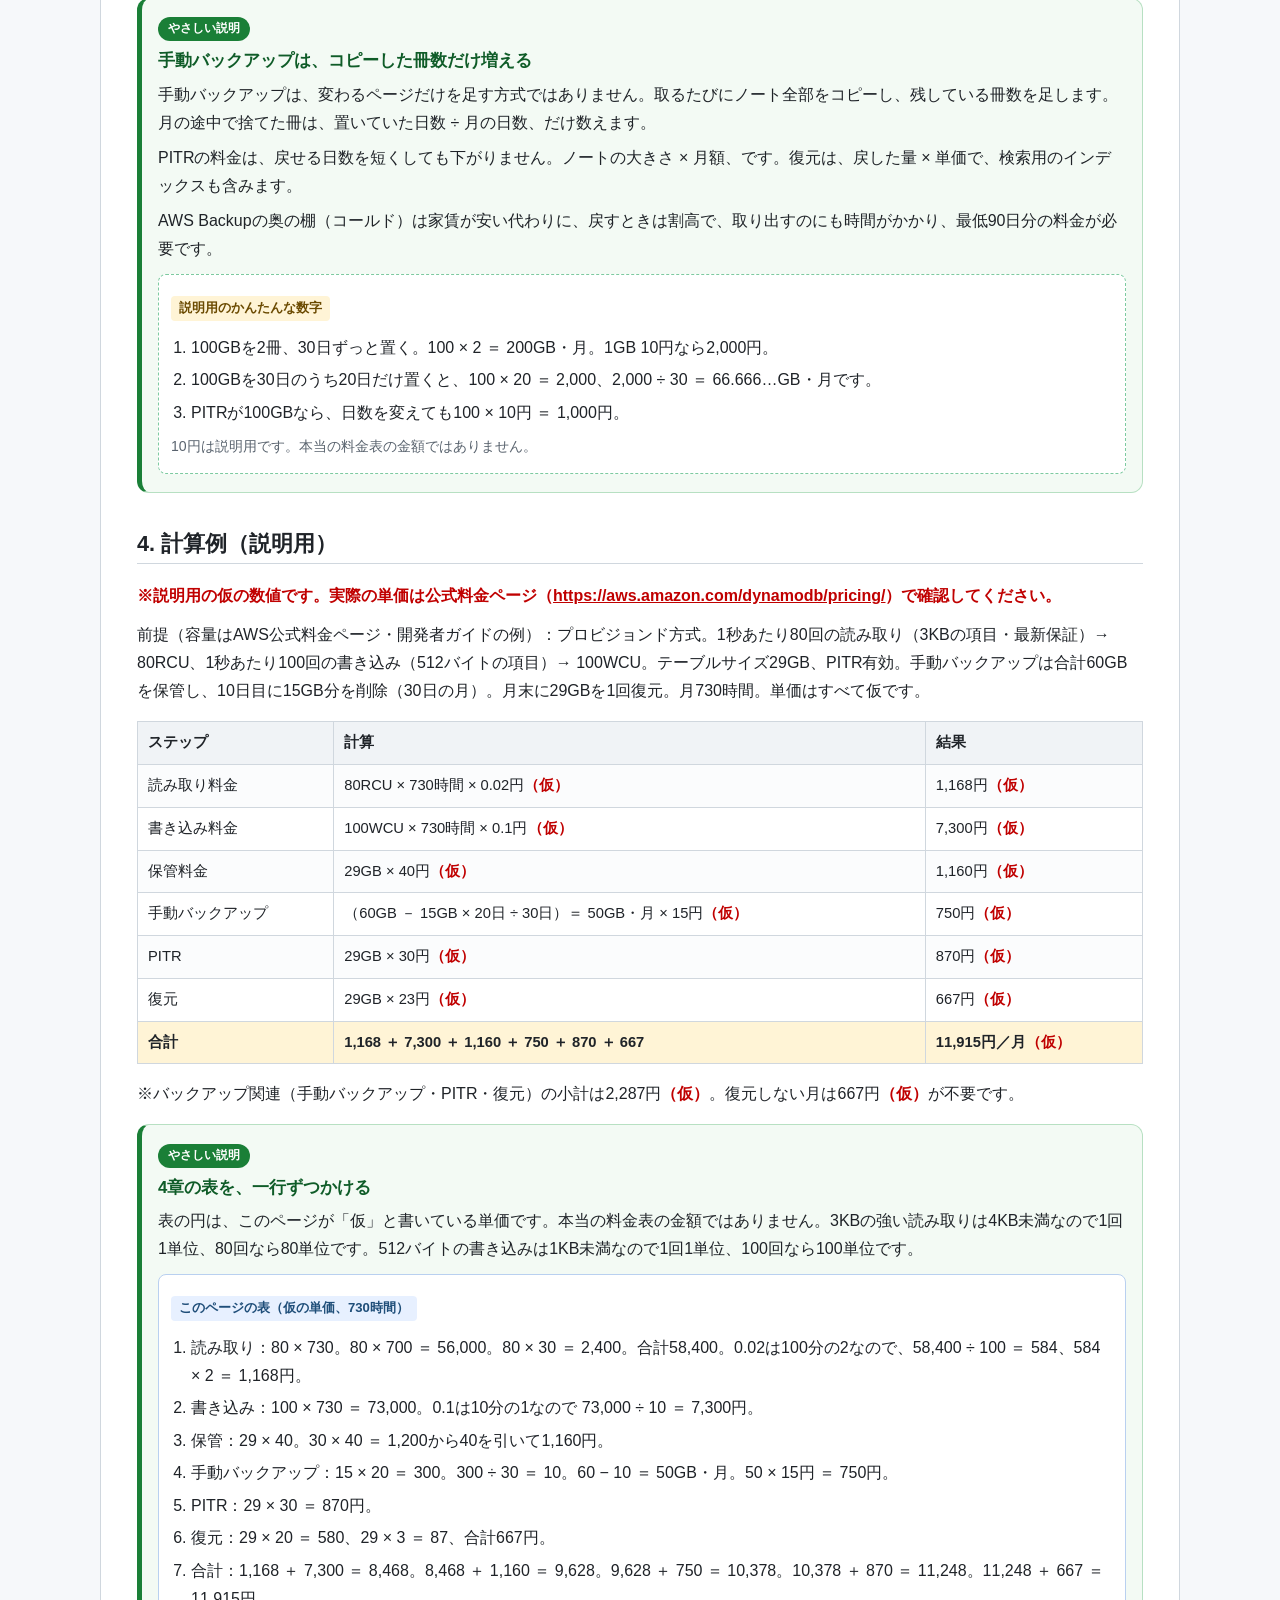
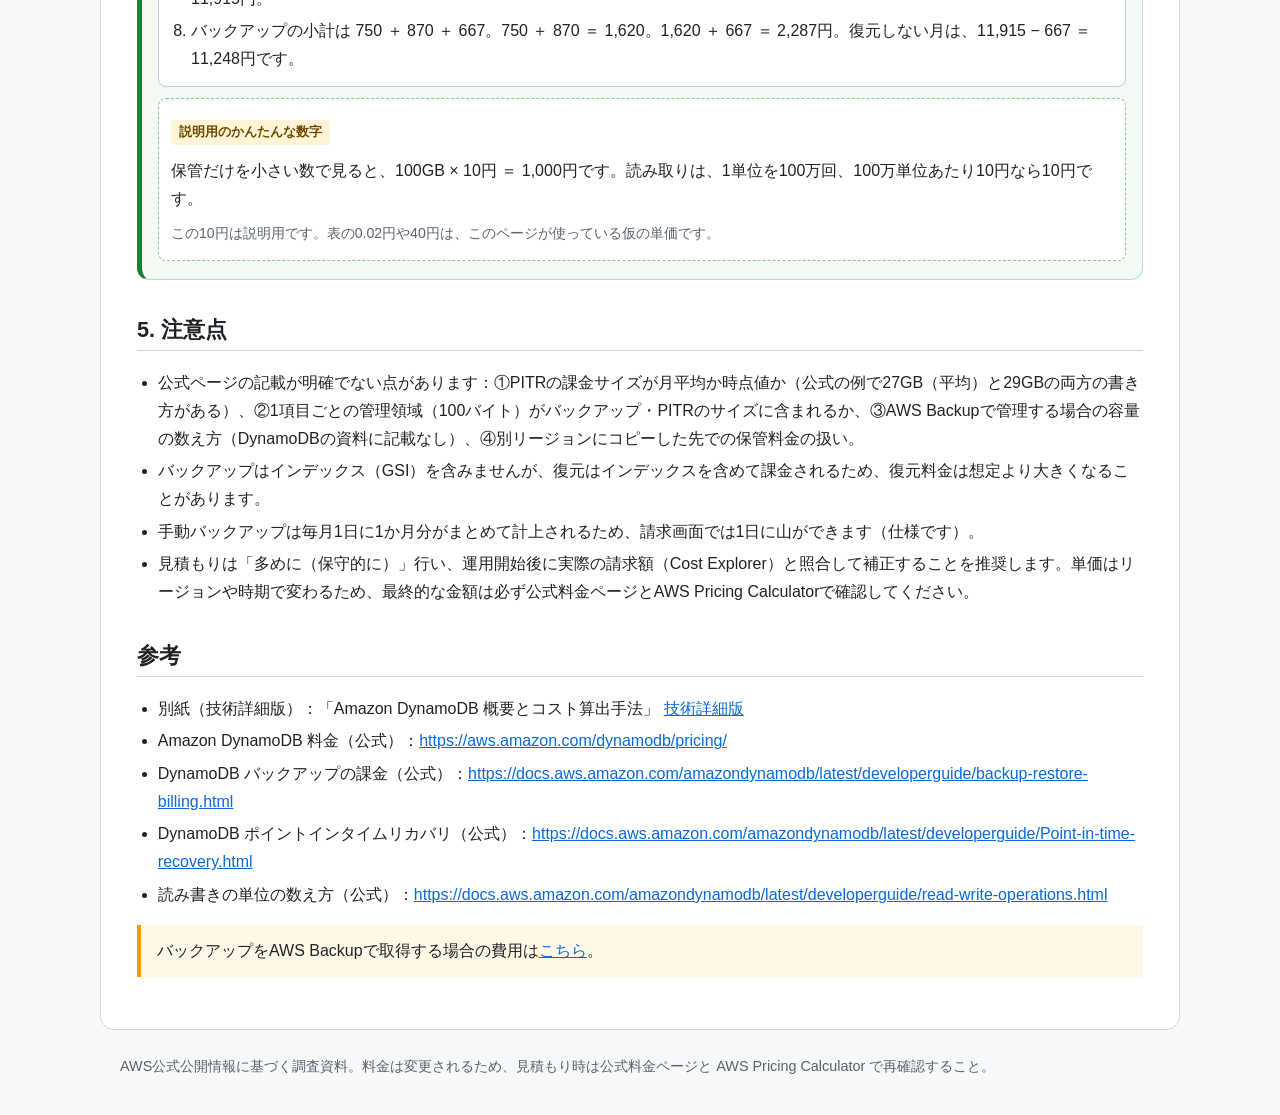
<file: cost/dynamodb/executive/index.html>
<!doctype html>
<html lang="ja">
<head>
<meta charset="utf-8">
<meta name="viewport" content="width=device-width,initial-scale=1">
<title>Amazon DynamoDB コスト算出手法（経営層向け説明版）</title>
<link rel="stylesheet" href="../../style.css">
</head>
<body>
<header>
<div class="wrap">
<p class="crumb"><a href="../../../">AWS Technical Research</a> / <a href="../../">AWS コスト算出ナレッジ</a></p>
<h1>Amazon DynamoDB コスト算出手法（経営層向け説明版）</h1>
<p class="sub">作成日：2026年10月6日 ／ 根拠：AWS公式ドキュメントおよび公式料金ページ（2026年10月6日時点）。</p>
<nav class="switch" aria-label="資料の切り替え"><a class="current" href="./" aria-current="page">経営層向け説明</a><a class="other" href="../">技術詳細</a><a class="other" href="../../redshift/executive/">Redshift</a><a class="other" href="../../aws-backup/executive/">AWS Backup</a></nav>
</div>
</header>
<main>
<article>
<p>技術的な詳細・根拠・出典URLは別紙「Amazon DynamoDB 概要とコスト算出手法」を参照： <a href="../">技術詳細版</a></p>
<h2 id="s2"><strong>1. 要約（1ページサマリー）</strong></h2>
<p>DynamoDB（AWSのサーバー管理不要なデータベース）の月額コストは、次の要素の「足し算」で決まります。サーバー台数の概念はなく、「読み書きの量」と「保管量」が中心です。</p>
<ul><li><strong>① 読み書きの料金：</strong>読み書きの回数（単位数）× 単価（オンデマンド方式）、または確保した処理能力 × 時間単価 × 時間（プロビジョンド方式）。</li><li><strong>② データ保管の料金：</strong>保管データ量（テーブル＋検索用インデックス、GB）× 1GBあたりの月額単価。</li><li><strong>③ バックアップの料金：</strong>手動バックアップの容量 ＋ PITR（過去35日以内の任意時点に戻せる機能）の対象サイズ ＋ 復元したデータ量、それぞれ × 単価。</li><li><strong>④ データ転送の料金：</strong>別リージョンやインターネットへ送った量 × 単価（同じリージョン内のAWSサービス間は無料）。</li><li><strong>⑤ 追加機能の料金（使った場合のみ）：</strong>複数リージョンへの自動複製、変更通知（Streams）、高速キャッシュ（DAX）、S3への書き出しなど。</li></ul>
<p><strong><span class="warn">バックアップ料金で最も重要な点：</span></strong><span class="warn">手動バックアップは毎回「まるごと」保存され、保管している全バックアップの合計サイズに課金されます（差分だけの保存ではありません）。また、PITRは「戻せる日数」を短くしても料金は下がらず、テーブルの大きさだけで決まります。</span></p>
<figure><img src="../images/dynamodb_fig1_cost_breakdown.png" alt="図1 DynamoDB（1テーブル）の月額コストの内訳"><figcaption>図1 DynamoDB（1テーブル）の月額コストの内訳</figcaption></figure>
<h2 id="s7"><strong>2. 月額コストの計算式（1テーブルあたり）</strong></h2>
<p>読み書きは「単位」で数えます。読み取りは4KBごと、書き込みは1KBごとに1単位（端数は切り上げ）。最新データを保証する読み取りは2倍、通常の読み取りはその半分、一括処理（トランザクション）はさらに2倍になります（図3）。</p>
<figure><img src="../images/dynamodb_fig3_capacity_units.png" alt="図3 読み書きの単位の数え方"><figcaption>図3 読み書きの単位の数え方</figcaption></figure>
<aside class="easy" id="easy-ddbx-unit" aria-label="やさしい説明">
<p class="easy-kicker">やさしい説明</p>
<p class="easy-title">4KB、1KBの箱に入れてから数える</p>
<p>読み取りは4KBごとに1箱、書き込みは1KBごとに1箱です。少しでもはみ出したら、次の箱に切り上げます。最新を保証する読み取りは箱の数がそのまま、ふつうの読み取りはその半分、まとめて行う処理は2倍です。</p>
<div class="ex">
<p><span class="ex-label">説明用のかんたんな数字</span></p>
<ol>
<li>3KBの強い読み取りは、4KBに足りないので1単位です。</li>
<li>5KBの強い読み取りは、8KBに切り上げて 8 ÷ 4 ＝ 2単位です。</li>
<li>ふつうの読み取りで2単位なら、半分の1単位です。</li>
<li>500バイトの書き込みは、1KBに満たないので1単位です。</li>
</ol>
<p class="ex-note">ここは単位の数え方です。円は付けていません。</p>
</div>
</aside>

<h3 id="s10"><strong>2-1. オンデマンド方式（使った分だけ払う・AWS推奨のデフォルト）</strong></h3>
<div class="table-wrap"><table><tr><th><strong>ステップ</strong></th><th><strong>計算式</strong></th><th><strong>数字の意味・入手先</strong></th></tr><tr><td>ステップ1</td><td>読み取り料金 ＝ 月の読み取り単位数 ÷ 100万 × 100万単位あたりの単価</td><td>単位数：監視ツール（CloudWatch）の読み取り消費量（ConsumedReadCapacityUnits）の月合計</td></tr><tr><td>ステップ2</td><td>書き込み料金 ＝（テーブル＋インデックスの月の書き込み単位数）÷ 100万 × 100万単位あたりの単価</td><td>CloudWatchの書き込み消費量（ConsumedWriteCapacityUnits）。インデックス分も合算</td></tr><tr><td>ステップ3</td><td>保管料金 ＝ 保管量（GB）× 1GBあたりの月額単価</td><td>保管量：AWS管理画面／DescribeTable（TableSizeBytes）。※請求上は1項目ごとに100バイトの管理領域が加わる</td></tr><tr><td>ステップ4</td><td>バックアップ料金 ＝ 3章の計算結果</td><td>3章を参照</td></tr><tr><td>ステップ5</td><td>転送料金 ＋ 追加機能の料金</td><td>使わなければ0円。複数リージョン複製では、各リージョンで書き込み料金が発生</td></tr><tr class="total"><td><strong>合計</strong></td><td><strong>月額コスト ＝ ステップ1 ＋ ステップ2 ＋ ステップ3 ＋ ステップ4 ＋ ステップ5</strong></td><td></td></tr></table></div>
<aside class="easy" id="easy-ddbx-od" aria-label="やさしい説明">
<p class="easy-kicker">やさしい説明</p>
<p class="easy-title">使った分の料金を、5つ足す</p>
<p>読み書きは、月の単位数を100万で割ってから、100万単位の値段をかけます。100万で割るのは、「100万個で1セット」と数えるためです。保管はGB × 月額、バックアップは3章、転送や追加機能は使ったときだけ足します。</p>
<div class="ex">
<p><span class="ex-label">説明用のかんたんな数字</span></p>
<ol>
<li>読み取り200万単位 ÷ 100万 ＝ 2セット。1セット10円なら20円。</li>
<li>書き込み100万単位 ÷ 100万 ＝ 1セット。10円。</li>
<li>保管100GB × 10円 ＝ 1,000円。</li>
<li>バックアップ2,000円、転送0円。</li>
<li>合計 20 ＋ 10 ＋ 1,000 ＋ 2,000 ＋ 0 ＝ 3,030円。</li>
</ol>
<p class="ex-note">10円と2,000円は説明用です。本当の料金表の金額ではありません。</p>
</div>
</aside>

<h3 id="s12"><strong>2-2. プロビジョンド方式（処理能力を事前に確保する）</strong></h3>
<div class="table-wrap"><table><tr><th><strong>ステップ</strong></th><th><strong>計算式</strong></th><th><strong>数字の意味・入手先</strong></th></tr><tr><td>ステップ1</td><td>読み書き料金 ＝（確保した読み取り容量（RCU）× 時間単価 ＋ 確保した書き込み容量（WCU）× 時間単価）× 月の時間数</td><td>「使った量」ではなく「確保した量」に課金。自動調整（Auto Scaling）利用時は時間ごとの設定値で計算（CloudWatchのProvisioned〜CapacityUnits）</td></tr><tr><td>ステップ2〜4</td><td>保管料金・バックアップ料金・転送／追加機能はオンデマンドと同じ</td><td></td></tr><tr class="total"><td><strong>合計</strong></td><td><strong>月額コスト ＝ ステップ1 ＋ ステップ2〜4</strong></td><td></td></tr></table></div>
<aside class="easy" id="easy-ddbx-prov" aria-label="やさしい説明">
<p class="easy-kicker">やさしい説明</p>
<p class="easy-title">確保した席 × 時間 × 単価</p>
<p>プロビジョンド方式は、来た客の数ではなく、用意した席の数で払います。席が空いていても、用意しているあいだは料金があります。保管・バックアップ・転送は、オンデマンド方式と同じ足し算です。</p>
<p>1年・3年の予約は定期券です。使わない月も、予約した席の分は払います。</p>
<div class="ex">
<p><span class="ex-label">説明用のかんたんな数字</span></p>
<ol>
<li>読み取りの席10 × 1時間1円 × 720時間 ＝ 7,200円。</li>
<li>書き込みの席5 × 1時間2円 × 720時間。5 × 2 × 720 ＝ 7,200円。</li>
<li>読み書きは 7,200 ＋ 7,200 ＝ 14,400円。</li>
</ol>
<p class="ex-note">1円と2円は説明用です。本当の料金表の金額ではありません。</p>
</div>
</aside>

<p>※1年・3年の予約購入（リザーブド容量、100単位ごと）で割引されますが、使わなくても予約分は課金されます。</p>
<h2 id="s15"><strong>3. バックアップ料金の計算方法（詳細）</strong></h2>
<p>DynamoDBのバックアップには、手動（オンデマンド）バックアップ、PITR（継続バックアップ）、AWS Backupによる管理、S3へのエクスポートがあり、復元（リストア）にも料金がかかります。それぞれ次の手順で計算し、合計します。</p>
<figure><img src="../images/dynamodb_fig2_backup_flow.png" alt="図2 バックアップ料金の計算の流れ"><figcaption>図2 バックアップ料金の計算の流れ</figcaption></figure>
<div class="table-wrap"><table><tr><th><strong>ステップ</strong></th><th><strong>計算式</strong></th><th><strong>数字の意味・入手先</strong></th></tr><tr><td>ステップ1</td><td>手動バックアップ料金 ＝（各バックアップのサイズ × 保管日数 ÷ 月の日数 の合計）× 1GBあたり月額単価</td><td>毎回フルサイズで保存され、削除するまで課金。毎月1日に1か月分が計上され、月の途中で削除すると日割りで減額。サイズ：管理画面のバックアップ一覧（目安＝テーブルのサイズ × 保管数）</td></tr><tr><td>ステップ2</td><td>PITR料金 ＝ テーブルのサイズ（GB）× 1GBあたり月額単価</td><td>戻せる日数（1〜35日）を短くしても料金は同じ。無効にするまで課金。サイズ：管理画面（テーブル＋同じキーのインデックス）</td></tr><tr><td>ステップ3</td><td>復元料金 ＝ 復元したデータ量（GB）× 1GBあたり単価</td><td>復元する場合のみ。検索用インデックス（GSI）も含めた量に課金</td></tr><tr><td>ステップ4</td><td>AWS Backup料金 ＝ 通常保管量 × 単価 ＋ コールド保管量 × 単価 ＋ コピー量 × 単価</td><td>使う場合のみ。AWS Backupの料金として請求。コールド保管は最低90日分の料金が発生</td></tr><tr><td>ステップ5</td><td>エクスポート料金 ＝ 書き出し量（GB）× 単価 ＋ S3料金</td><td>行う場合のみ</td></tr><tr class="total"><td><strong>合計</strong></td><td><strong>月のバックアップ料金 ＝ ステップ1 ＋ ステップ2 ＋ ステップ3 ＋ ステップ4 ＋ ステップ5</strong></td><td></td></tr></table></div>
<aside class="easy" id="easy-ddbx-bak" aria-label="やさしい説明">
<p class="easy-kicker">やさしい説明</p>
<p class="easy-title">手動バックアップは、コピーした冊数だけ増える</p>
<p>手動バックアップは、変わるページだけを足す方式ではありません。取るたびにノート全部をコピーし、残している冊数を足します。月の途中で捨てた冊は、置いていた日数 ÷ 月の日数、だけ数えます。</p>
<p>PITRの料金は、戻せる日数を短くしても下がりません。ノートの大きさ × 月額、です。復元は、戻した量 × 単価で、検索用のインデックスも含みます。</p>
<p>AWS Backupの奥の棚（コールド）は家賃が安い代わりに、戻すときは割高で、取り出すのにも時間がかかり、最低90日分の料金が必要です。</p>
<div class="ex">
<p><span class="ex-label">説明用のかんたんな数字</span></p>
<ol>
<li>100GBを2冊、30日ずっと置く。100 × 2 ＝ 200GB・月。1GB 10円なら2,000円。</li>
<li>100GBを30日のうち20日だけ置くと、100 × 20 ＝ 2,000、2,000 ÷ 30 ＝ 66.666…GB・月です。</li>
<li>PITRが100GBなら、日数を変えても100 × 10円 ＝ 1,000円。</li>
</ol>
<p class="ex-note">10円は説明用です。本当の料金表の金額ではありません。</p>
</div>
</aside>

<h2 id="s19"><strong>4. 計算例（説明用）</strong></h2>
<p><strong><span class="warn">※説明用の仮の数値です。実際の単価は公式料金ページ（<a href="https://aws.amazon.com/dynamodb/pricing/" target="_blank" rel="noopener">https://aws.amazon.com/dynamodb/pricing/</a>）で確認してください。</span></strong></p>
<p>前提（容量はAWS公式料金ページ・開発者ガイドの例）：プロビジョンド方式。1秒あたり80回の読み取り（3KBの項目・最新保証）→ 80RCU、1秒あたり100回の書き込み（512バイトの項目）→ 100WCU。テーブルサイズ29GB、PITR有効。手動バックアップは合計60GBを保管し、10日目に15GB分を削除（30日の月）。月末に29GBを1回復元。月730時間。単価はすべて仮です。</p>
<div class="table-wrap"><table><tr><th><strong>ステップ</strong></th><th><strong>計算</strong></th><th><strong>結果</strong></th></tr><tr><td>読み取り料金</td><td>80RCU × 730時間 × 0.02円<span class="provisional">（仮）</span></td><td>1,168円<span class="provisional">（仮）</span></td></tr><tr><td>書き込み料金</td><td>100WCU × 730時間 × 0.1円<span class="provisional">（仮）</span></td><td>7,300円<span class="provisional">（仮）</span></td></tr><tr><td>保管料金</td><td>29GB × 40円<span class="provisional">（仮）</span></td><td>1,160円<span class="provisional">（仮）</span></td></tr><tr><td>手動バックアップ</td><td>（60GB － 15GB × 20日 ÷ 30日）＝ 50GB・月 × 15円<span class="provisional">（仮）</span></td><td>750円<span class="provisional">（仮）</span></td></tr><tr><td>PITR</td><td>29GB × 30円<span class="provisional">（仮）</span></td><td>870円<span class="provisional">（仮）</span></td></tr><tr><td>復元</td><td>29GB × 23円<span class="provisional">（仮）</span></td><td>667円<span class="provisional">（仮）</span></td></tr><tr class="total"><td><strong>合計</strong></td><td><strong>1,168 ＋ 7,300 ＋ 1,160 ＋ 750 ＋ 870 ＋ 667</strong></td><td><strong>11,915円／月<span class="provisional">（仮）</span></strong></td></tr></table></div>
<p>※バックアップ関連（手動バックアップ・PITR・復元）の小計は2,287円<span class="provisional">（仮）</span>。復元しない月は667円<span class="provisional">（仮）</span>が不要です。</p>
<aside class="easy" id="easy-ddbx-ex4" aria-label="やさしい説明">
<p class="easy-kicker">やさしい説明</p>
<p class="easy-title">4章の表を、一行ずつかける</p>
<p>表の円は、このページが「仮」と書いている単価です。本当の料金表の金額ではありません。3KBの強い読み取りは4KB未満なので1回1単位、80回なら80単位です。512バイトの書き込みは1KB未満なので1回1単位、100回なら100単位です。</p>
<div class="real">
<p><span class="real-label">このページの表（仮の単価、730時間）</span></p>
<ol>
<li>読み取り：80 × 730。80 × 700 ＝ 56,000。80 × 30 ＝ 2,400。合計58,400。0.02は100分の2なので、58,400 ÷ 100 ＝ 584、584 × 2 ＝ 1,168円。</li>
<li>書き込み：100 × 730 ＝ 73,000。0.1は10分の1なので 73,000 ÷ 10 ＝ 7,300円。</li>
<li>保管：29 × 40。30 × 40 ＝ 1,200から40を引いて1,160円。</li>
<li>手動バックアップ：15 × 20 ＝ 300。300 ÷ 30 ＝ 10。60 − 10 ＝ 50GB・月。50 × 15円 ＝ 750円。</li>
<li>PITR：29 × 30 ＝ 870円。</li>
<li>復元：29 × 20 ＝ 580、29 × 3 ＝ 87、合計667円。</li>
<li>合計：1,168 ＋ 7,300 ＝ 8,468。8,468 ＋ 1,160 ＝ 9,628。9,628 ＋ 750 ＝ 10,378。10,378 ＋ 870 ＝ 11,248。11,248 ＋ 667 ＝ 11,915円。</li>
<li>バックアップの小計は 750 ＋ 870 ＋ 667。750 ＋ 870 ＝ 1,620。1,620 ＋ 667 ＝ 2,287円。復元しない月は、11,915 − 667 ＝ 11,248円です。</li>
</ol>
</div>
<div class="ex">
<p><span class="ex-label">説明用のかんたんな数字</span></p>
<p>保管だけを小さい数で見ると、100GB × 10円 ＝ 1,000円です。読み取りは、1単位を100万回、100万単位あたり10円なら10円です。</p>
<p class="ex-note">この10円は説明用です。表の0.02円や40円は、このページが使っている仮の単価です。</p>
</div>
</aside>

<h2 id="s24"><strong>5. 注意点</strong></h2>
<ul><li>公式ページの記載が明確でない点があります：①PITRの課金サイズが月平均か時点値か（公式の例で27GB（平均）と29GBの両方の書き方がある）、②1項目ごとの管理領域（100バイト）がバックアップ・PITRのサイズに含まれるか、③AWS Backupで管理する場合の容量の数え方（DynamoDBの資料に記載なし）、④別リージョンにコピーした先での保管料金の扱い。</li><li>バックアップはインデックス（GSI）を含みませんが、復元はインデックスを含めて課金されるため、復元料金は想定より大きくなることがあります。</li><li>手動バックアップは毎月1日に1か月分がまとめて計上されるため、請求画面では1日に山ができます（仕様です）。</li><li>見積もりは「多めに（保守的に）」行い、運用開始後に実際の請求額（Cost Explorer）と照合して補正することを推奨します。単価はリージョンや時期で変わるため、最終的な金額は必ず公式料金ページとAWS Pricing Calculatorで確認してください。</li></ul>
<h2 id="s26"><strong>参考</strong></h2>
<ul><li>別紙（技術詳細版）：「Amazon DynamoDB 概要とコスト算出手法」 <a href="../">技術詳細版</a></li><li>Amazon DynamoDB 料金（公式）：<a href="https://aws.amazon.com/dynamodb/pricing/" target="_blank" rel="noopener">https://aws.amazon.com/dynamodb/pricing/</a></li><li>DynamoDB バックアップの課金（公式）：<a href="https://docs.aws.amazon.com/amazondynamodb/latest/developerguide/backup-restore-billing.html" target="_blank" rel="noopener">https://docs.aws.amazon.com/amazondynamodb/latest/developerguide/backup-restore-billing.html</a></li><li>DynamoDB ポイントインタイムリカバリ（公式）：<a href="https://docs.aws.amazon.com/amazondynamodb/latest/developerguide/Point-in-time-recovery.html" target="_blank" rel="noopener">https://docs.aws.amazon.com/amazondynamodb/latest/developerguide/Point-in-time-recovery.html</a></li><li>読み書きの単位の数え方（公式）：<a href="https://docs.aws.amazon.com/amazondynamodb/latest/developerguide/read-write-operations.html" target="_blank" rel="noopener">https://docs.aws.amazon.com/amazondynamodb/latest/developerguide/read-write-operations.html</a></li></ul>
<p class="note">バックアップをAWS Backupで取得する場合の費用は<a href="../../aws-backup/executive/">こちら</a>。</p>
</article>
</main>
<footer>AWS公式公開情報に基づく調査資料。料金は変更されるため、見積もり時は公式料金ページと AWS Pricing Calculator で再確認すること。</footer>
</body>
</html>
</file>
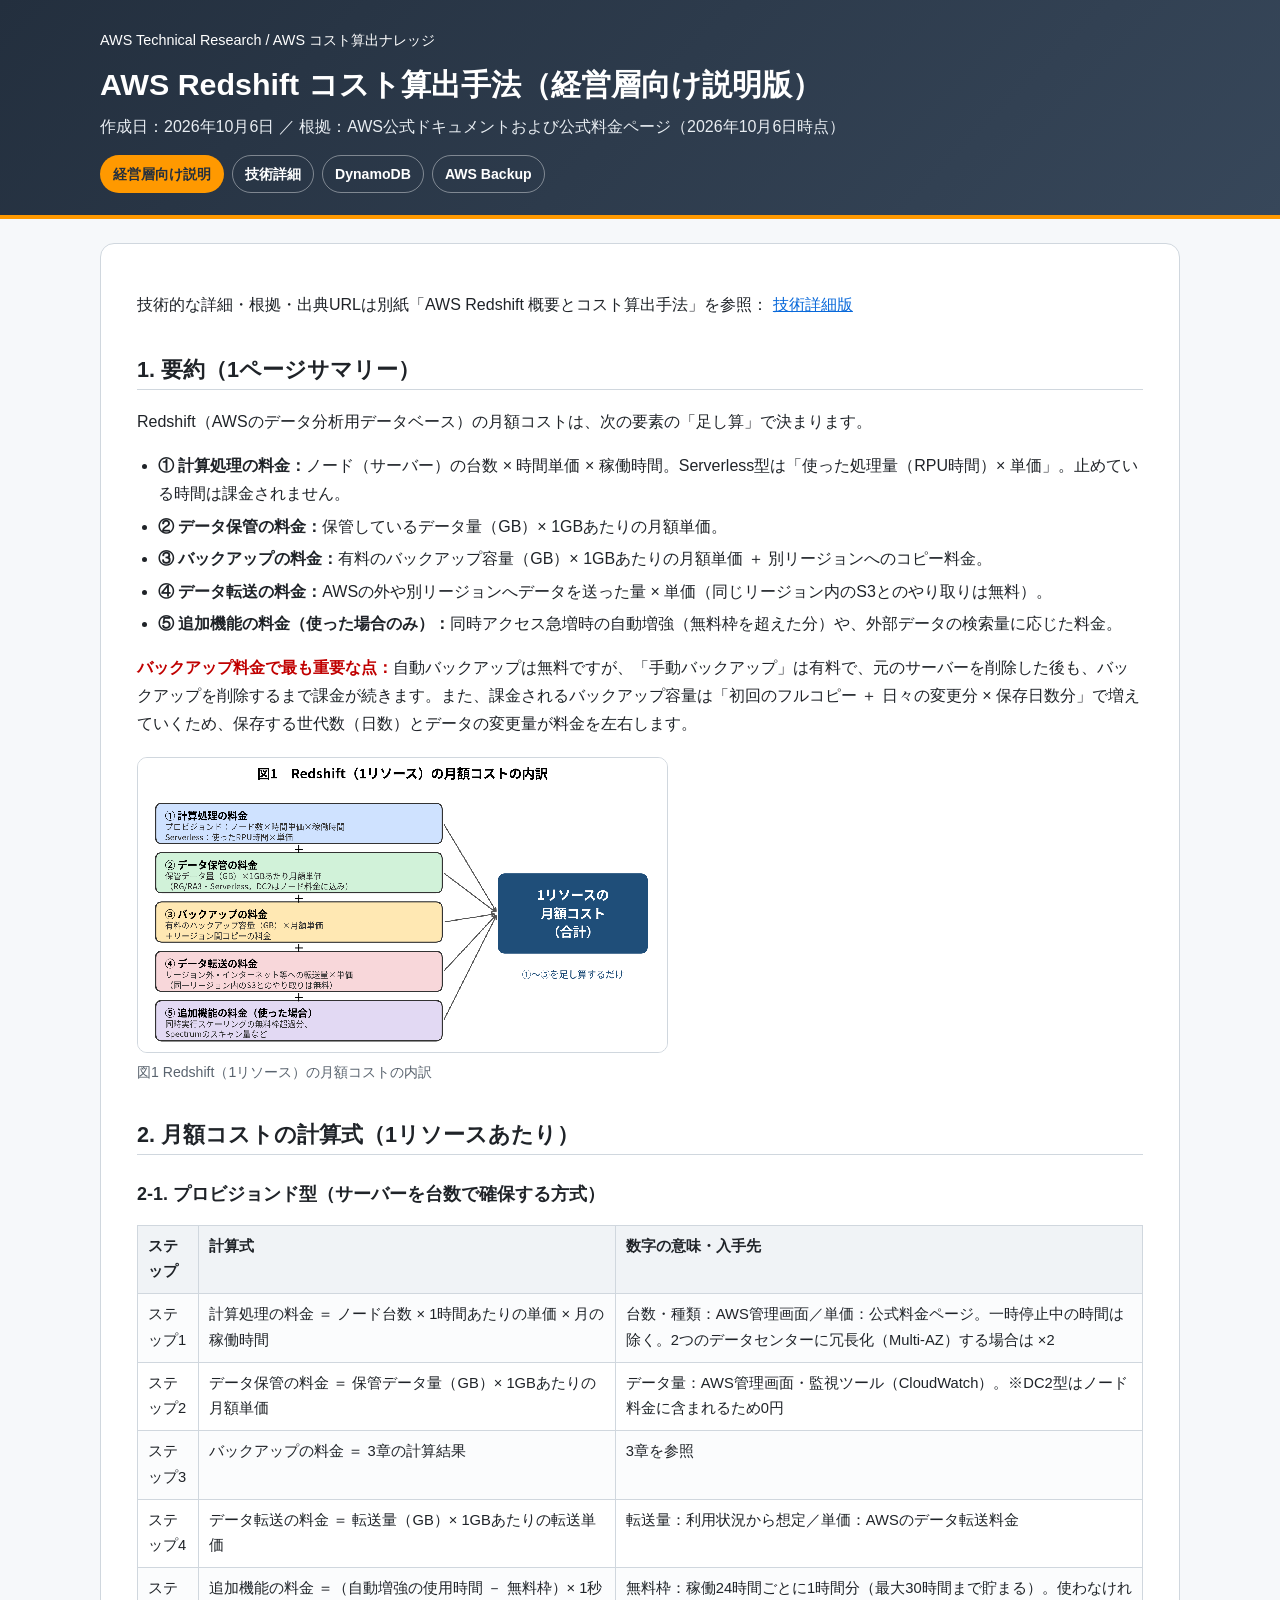
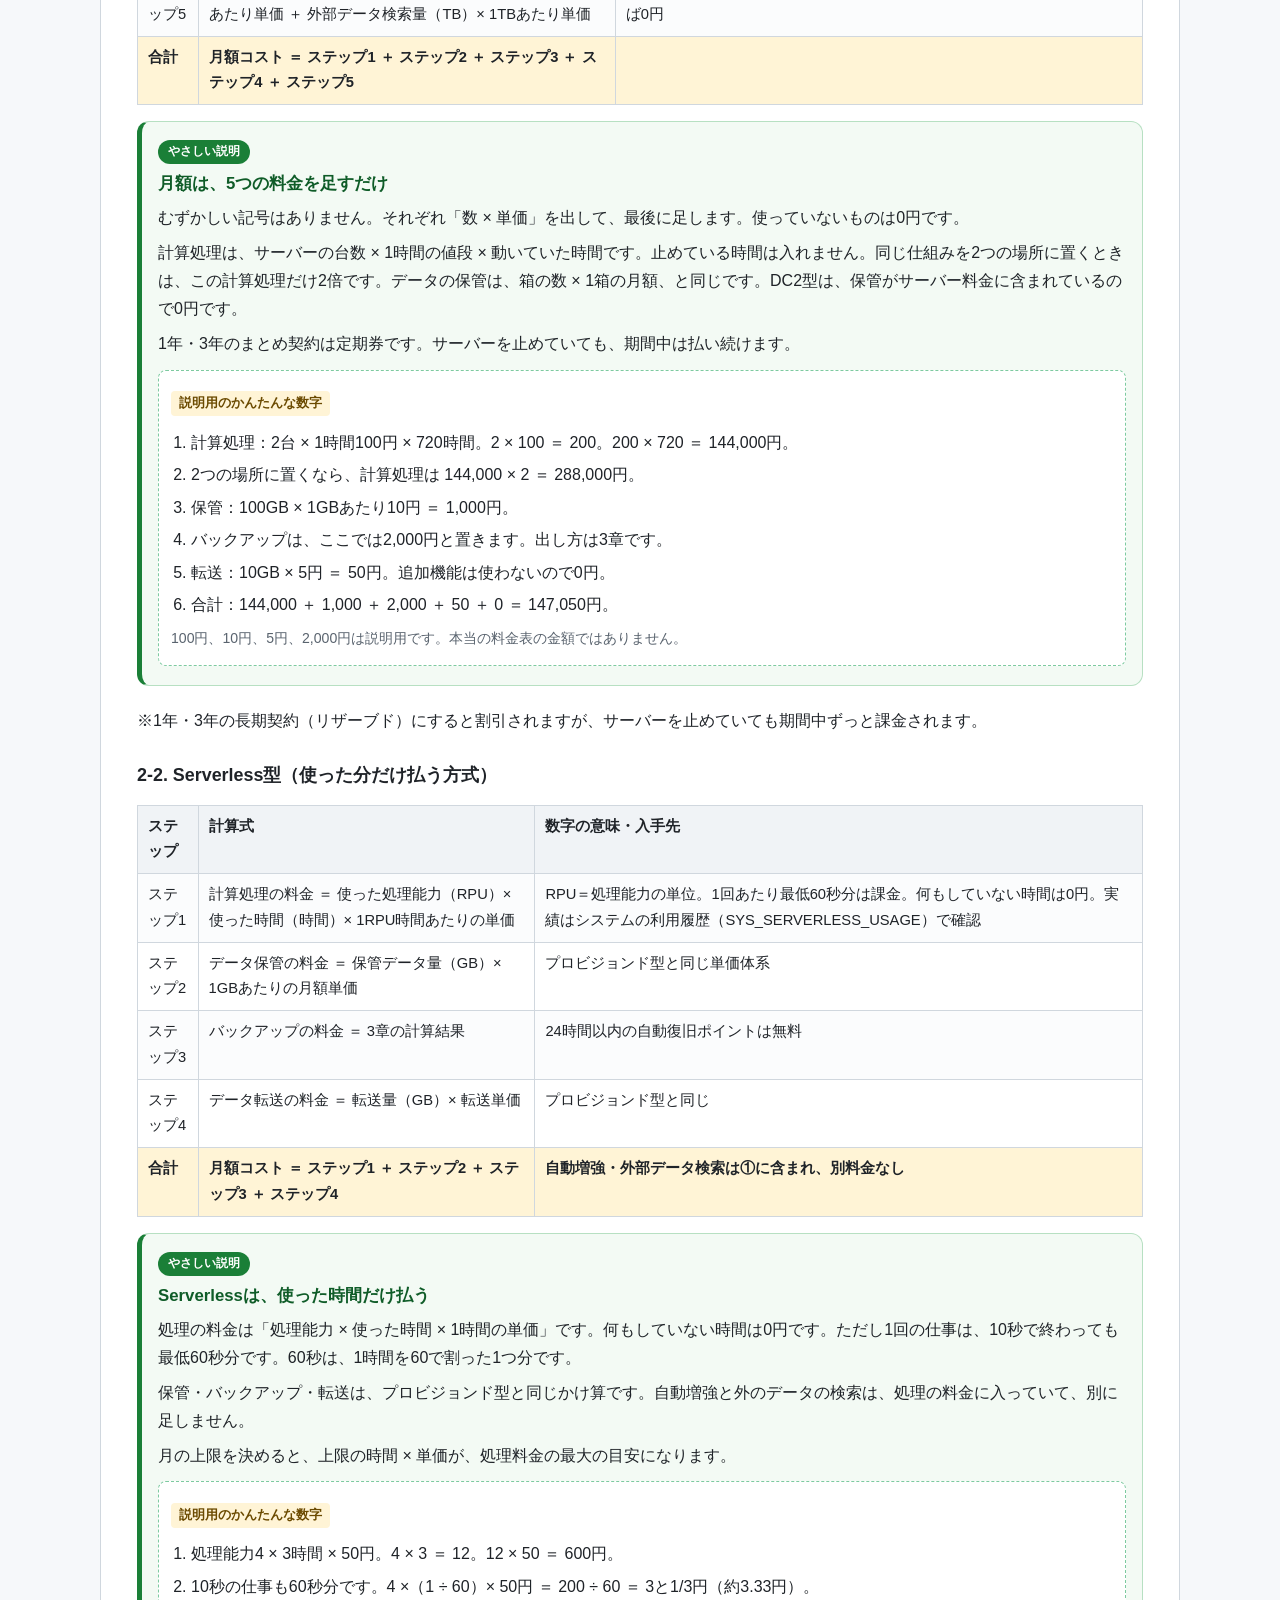
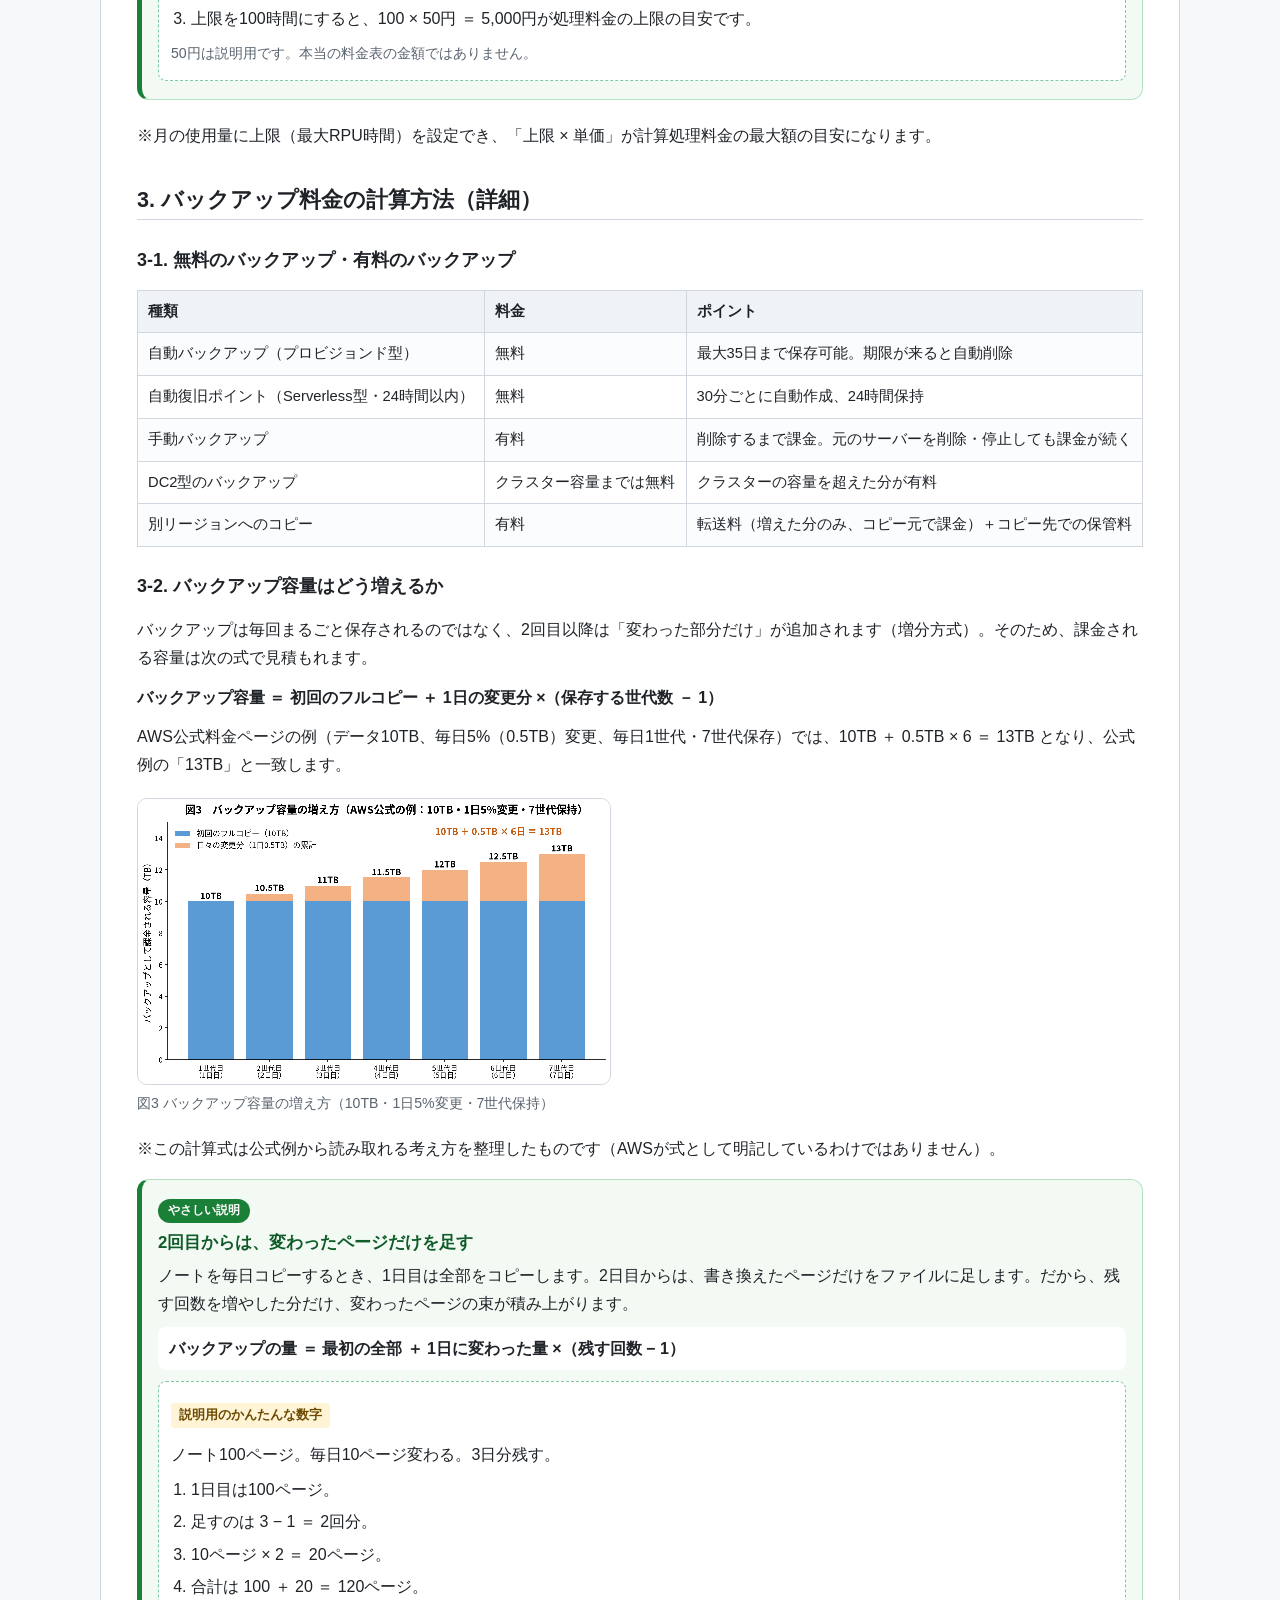
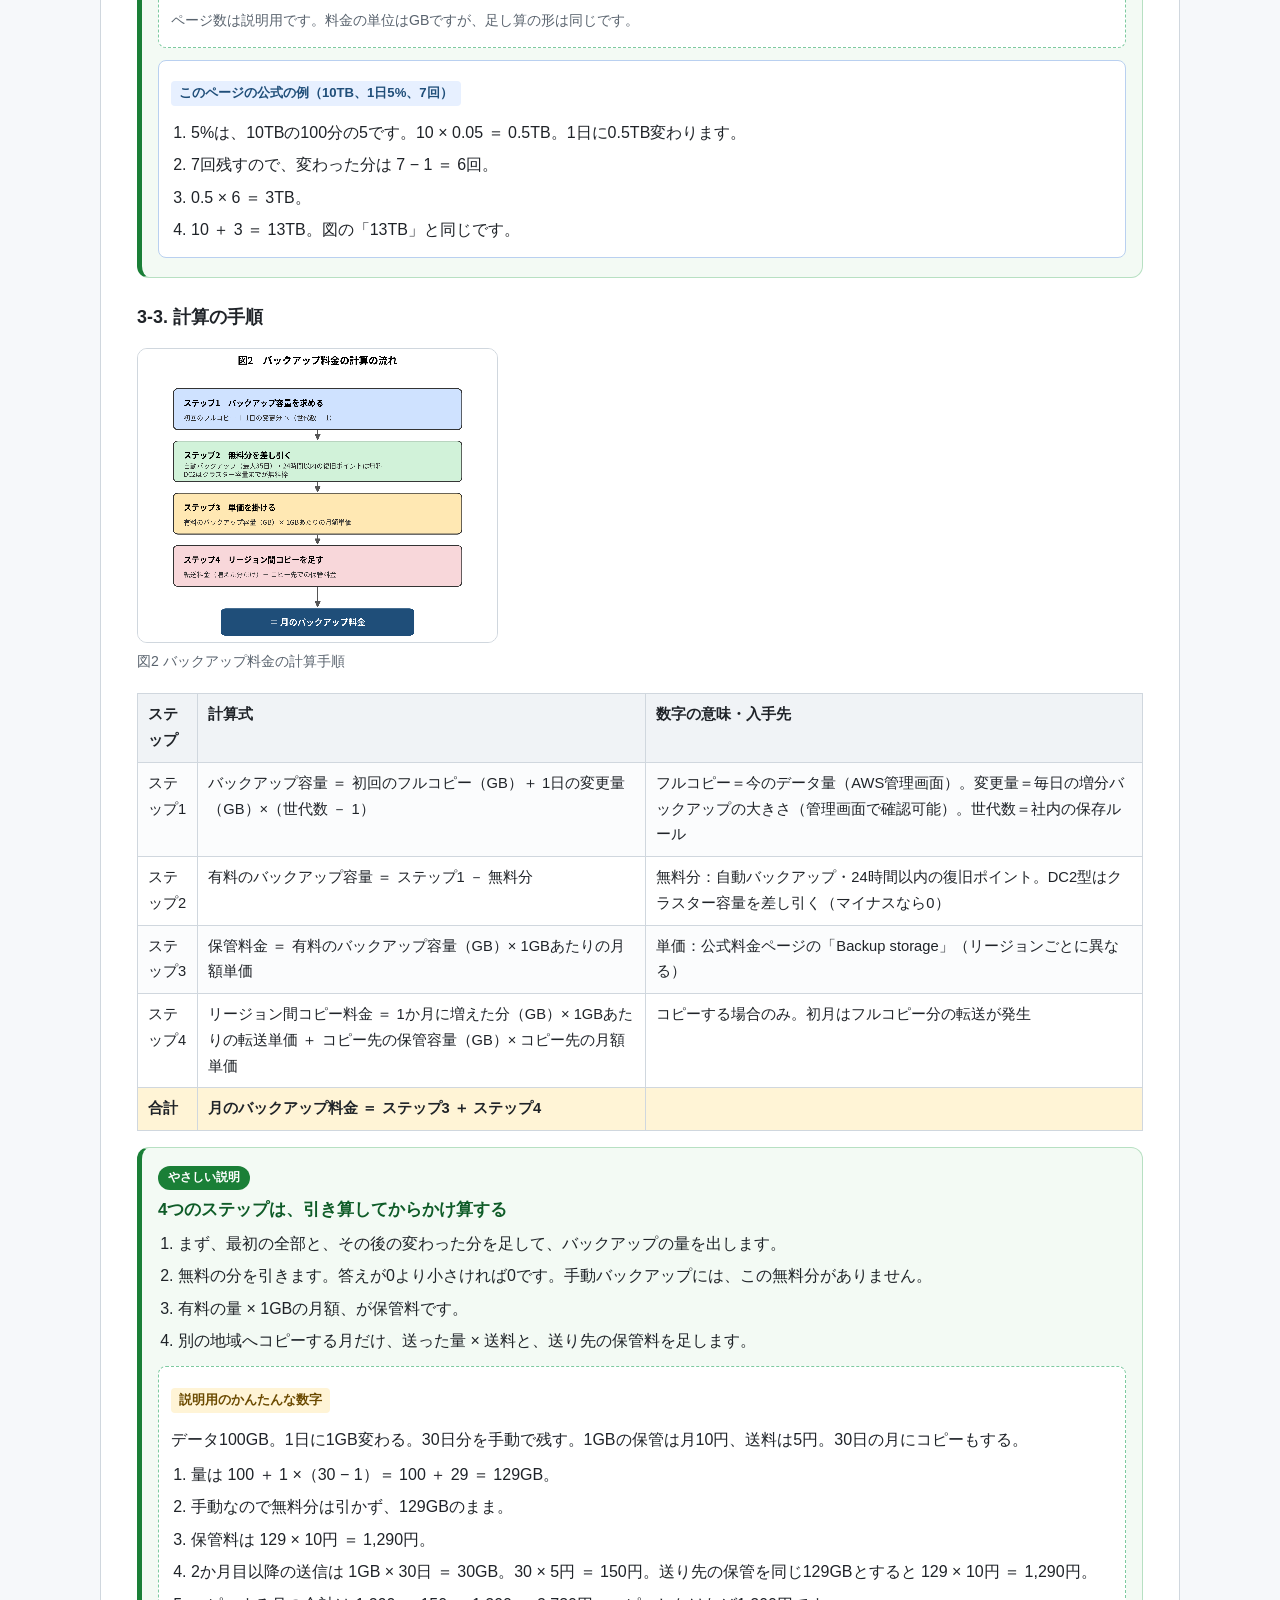
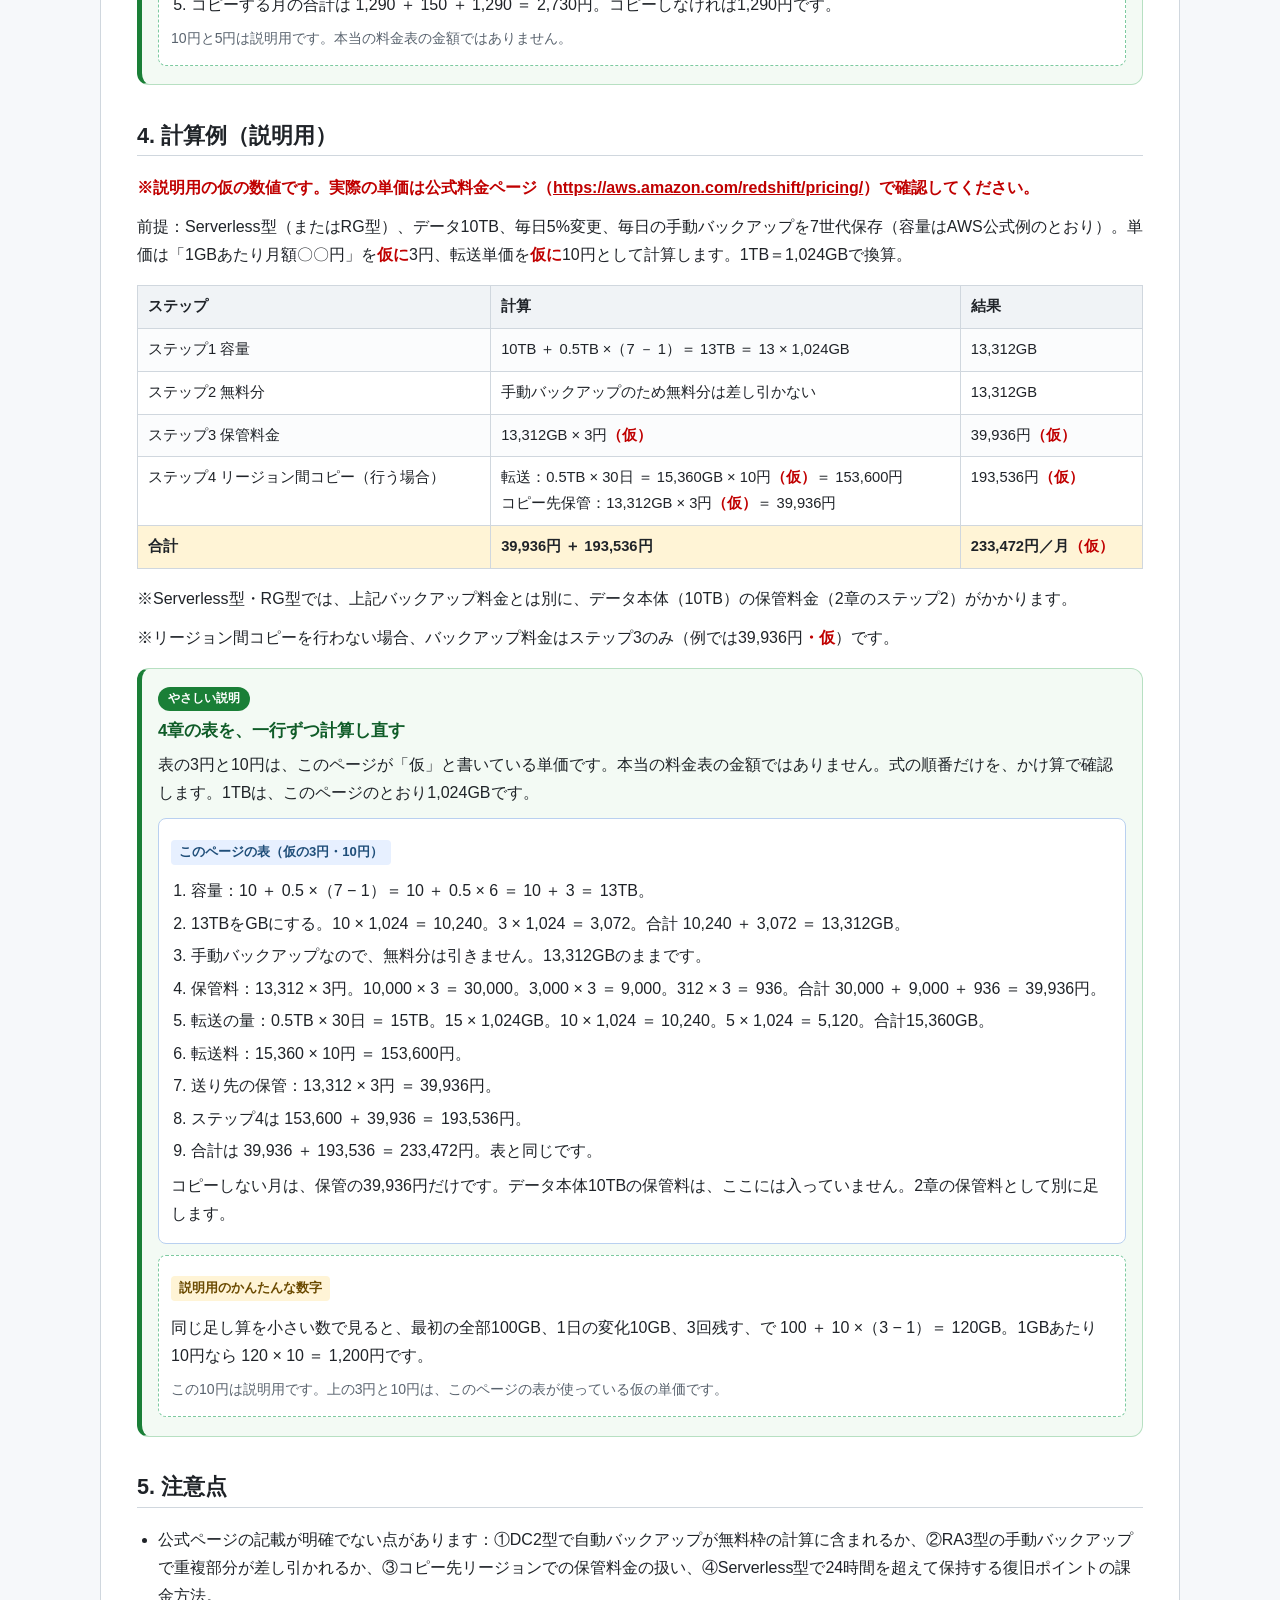
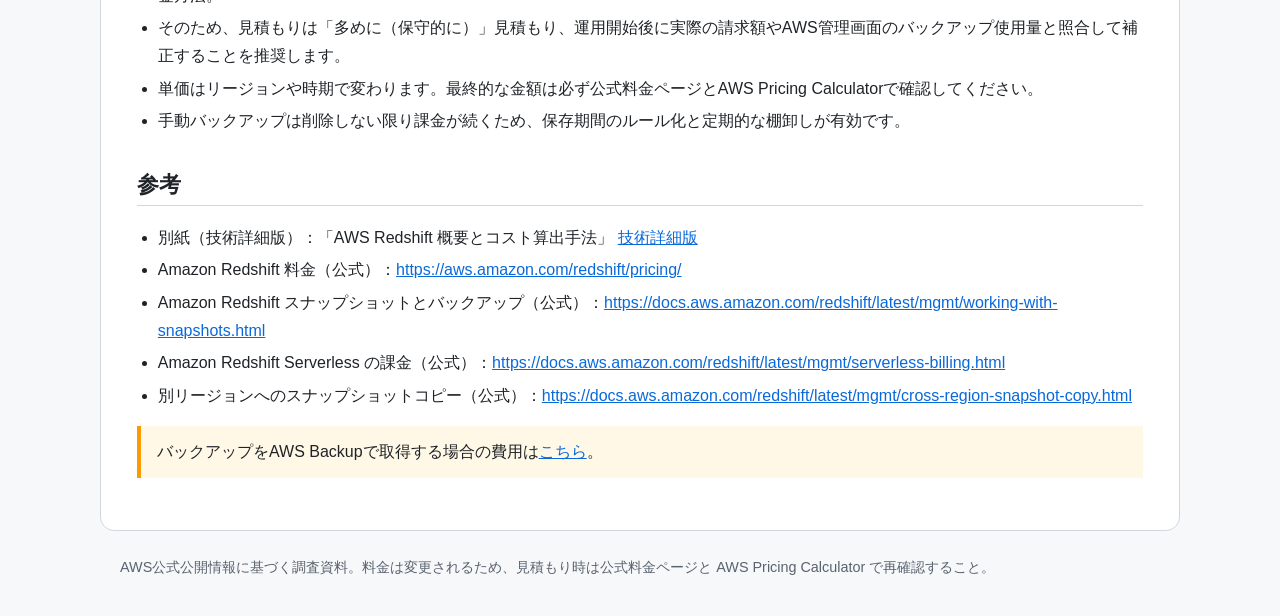
<file: cost/redshift/executive/index.html>
<!doctype html>
<html lang="ja">
<head>
<meta charset="utf-8">
<meta name="viewport" content="width=device-width,initial-scale=1">
<title>AWS Redshift コスト算出手法（経営層向け説明版）</title>
<link rel="stylesheet" href="../../style.css">
</head>
<body>
<header>
<div class="wrap">
<p class="crumb"><a href="../../../">AWS Technical Research</a> / <a href="../../">AWS コスト算出ナレッジ</a></p>
<h1>AWS Redshift コスト算出手法（経営層向け説明版）</h1>
<p class="sub">作成日：2026年10月6日 ／ 根拠：AWS公式ドキュメントおよび公式料金ページ（2026年10月6日時点）</p>
<nav class="switch" aria-label="資料の切り替え"><a class="current" href="./" aria-current="page">経営層向け説明</a><a class="other" href="../">技術詳細</a><a class="other" href="../../dynamodb/executive/">DynamoDB</a><a class="other" href="../../aws-backup/executive/">AWS Backup</a></nav>
</div>
</header>
<main>
<article>
<p>技術的な詳細・根拠・出典URLは別紙「AWS Redshift 概要とコスト算出手法」を参照： <a href="../">技術詳細版</a></p>
<h2 id="s2"><strong>1. 要約（1ページサマリー）</strong></h2>
<p>Redshift（AWSのデータ分析用データベース）の月額コストは、次の要素の「足し算」で決まります。</p>
<ul><li><strong>① 計算処理の料金：</strong>ノード（サーバー）の台数 × 時間単価 × 稼働時間。Serverless型は「使った処理量（RPU時間）× 単価」。止めている時間は課金されません。</li><li><strong>② データ保管の料金：</strong>保管しているデータ量（GB）× 1GBあたりの月額単価。</li><li><strong>③ バックアップの料金：</strong>有料のバックアップ容量（GB）× 1GBあたりの月額単価 ＋ 別リージョンへのコピー料金。</li><li><strong>④ データ転送の料金：</strong>AWSの外や別リージョンへデータを送った量 × 単価（同じリージョン内のS3とのやり取りは無料）。</li><li><strong>⑤ 追加機能の料金（使った場合のみ）：</strong>同時アクセス急増時の自動増強（無料枠を超えた分）や、外部データの検索量に応じた料金。</li></ul>
<p><strong><span class="warn">バックアップ料金で最も重要な点：</span></strong>自動バックアップは無料ですが、「手動バックアップ」は有料で、元のサーバーを削除した後も、バックアップを削除するまで課金が続きます。また、課金されるバックアップ容量は「初回のフルコピー ＋ 日々の変更分 × 保存日数分」で増えていくため、保存する世代数（日数）とデータの変更量が料金を左右します。</p>
<figure><img src="../images/redshift_fig1_cost_breakdown.png" alt="図1 Redshift（1リソース）の月額コストの内訳"><figcaption>図1 Redshift（1リソース）の月額コストの内訳</figcaption></figure>
<h2 id="s7"><strong>2. 月額コストの計算式（1リソースあたり）</strong></h2>
<h3 id="s8"><strong>2-1. プロビジョンド型（サーバーを台数で確保する方式）</strong></h3>
<div class="table-wrap"><table><tr><th><strong>ステップ</strong></th><th><strong>計算式</strong></th><th><strong>数字の意味・入手先</strong></th></tr><tr><td>ステップ1</td><td>計算処理の料金 ＝ ノード台数 × 1時間あたりの単価 × 月の稼働時間</td><td>台数・種類：AWS管理画面／単価：公式料金ページ。一時停止中の時間は除く。2つのデータセンターに冗長化（Multi-AZ）する場合は ×2</td></tr><tr><td>ステップ2</td><td>データ保管の料金 ＝ 保管データ量（GB）× 1GBあたりの月額単価</td><td>データ量：AWS管理画面・監視ツール（CloudWatch）。※DC2型はノード料金に含まれるため0円</td></tr><tr><td>ステップ3</td><td>バックアップの料金 ＝ 3章の計算結果</td><td>3章を参照</td></tr><tr><td>ステップ4</td><td>データ転送の料金 ＝ 転送量（GB）× 1GBあたりの転送単価</td><td>転送量：利用状況から想定／単価：AWSのデータ転送料金</td></tr><tr><td>ステップ5</td><td>追加機能の料金 ＝（自動増強の使用時間 － 無料枠）× 1秒あたり単価 ＋ 外部データ検索量（TB）× 1TBあたり単価</td><td>無料枠：稼働24時間ごとに1時間分（最大30時間まで貯まる）。使わなければ0円</td></tr><tr class="total"><td><strong>合計</strong></td><td><strong>月額コスト ＝ ステップ1 ＋ ステップ2 ＋ ステップ3 ＋ ステップ4 ＋ ステップ5</strong></td><td></td></tr></table></div>
<aside class="easy" id="easy-rsx-prov" aria-label="やさしい説明">
<p class="easy-kicker">やさしい説明</p>
<p class="easy-title">月額は、5つの料金を足すだけ</p>
<p>むずかしい記号はありません。それぞれ「数 × 単価」を出して、最後に足します。使っていないものは0円です。</p>
<p>計算処理は、サーバーの台数 × 1時間の値段 × 動いていた時間です。止めている時間は入れません。同じ仕組みを2つの場所に置くときは、この計算処理だけ2倍です。データの保管は、箱の数 × 1箱の月額、と同じです。DC2型は、保管がサーバー料金に含まれているので0円です。</p>
<p>1年・3年のまとめ契約は定期券です。サーバーを止めていても、期間中は払い続けます。</p>
<div class="ex">
<p><span class="ex-label">説明用のかんたんな数字</span></p>
<ol>
<li>計算処理：2台 × 1時間100円 × 720時間。2 × 100 ＝ 200。200 × 720 ＝ 144,000円。</li>
<li>2つの場所に置くなら、計算処理は 144,000 × 2 ＝ 288,000円。</li>
<li>保管：100GB × 1GBあたり10円 ＝ 1,000円。</li>
<li>バックアップは、ここでは2,000円と置きます。出し方は3章です。</li>
<li>転送：10GB × 5円 ＝ 50円。追加機能は使わないので0円。</li>
<li>合計：144,000 ＋ 1,000 ＋ 2,000 ＋ 50 ＋ 0 ＝ 147,050円。</li>
</ol>
<p class="ex-note">100円、10円、5円、2,000円は説明用です。本当の料金表の金額ではありません。</p>
</div>
</aside>

<p>※1年・3年の長期契約（リザーブド）にすると割引されますが、サーバーを止めていても期間中ずっと課金されます。</p>
<h3 id="s11"><strong>2-2. Serverless型（使った分だけ払う方式）</strong></h3>
<div class="table-wrap"><table><tr><th><strong>ステップ</strong></th><th><strong>計算式</strong></th><th><strong>数字の意味・入手先</strong></th></tr><tr><td>ステップ1</td><td>計算処理の料金 ＝ 使った処理能力（RPU）× 使った時間（時間）× 1RPU時間あたりの単価</td><td>RPU＝処理能力の単位。1回あたり最低60秒分は課金。何もしていない時間は0円。実績はシステムの利用履歴（SYS_SERVERLESS_USAGE）で確認</td></tr><tr><td>ステップ2</td><td>データ保管の料金 ＝ 保管データ量（GB）× 1GBあたりの月額単価</td><td>プロビジョンド型と同じ単価体系</td></tr><tr><td>ステップ3</td><td>バックアップの料金 ＝ 3章の計算結果</td><td>24時間以内の自動復旧ポイントは無料</td></tr><tr><td>ステップ4</td><td>データ転送の料金 ＝ 転送量（GB）× 転送単価</td><td>プロビジョンド型と同じ</td></tr><tr class="total"><td><strong>合計</strong></td><td><strong>月額コスト ＝ ステップ1 ＋ ステップ2 ＋ ステップ3 ＋ ステップ4</strong></td><td><strong>自動増強・外部データ検索は①に含まれ、別料金なし</strong></td></tr></table></div>
<aside class="easy" id="easy-rsx-sls" aria-label="やさしい説明">
<p class="easy-kicker">やさしい説明</p>
<p class="easy-title">Serverlessは、使った時間だけ払う</p>
<p>処理の料金は「処理能力 × 使った時間 × 1時間の単価」です。何もしていない時間は0円です。ただし1回の仕事は、10秒で終わっても最低60秒分です。60秒は、1時間を60で割った1つ分です。</p>
<p>保管・バックアップ・転送は、プロビジョンド型と同じかけ算です。自動増強と外のデータの検索は、処理の料金に入っていて、別に足しません。</p>
<p>月の上限を決めると、上限の時間 × 単価が、処理料金の最大の目安になります。</p>
<div class="ex">
<p><span class="ex-label">説明用のかんたんな数字</span></p>
<ol>
<li>処理能力4 × 3時間 × 50円。4 × 3 ＝ 12。12 × 50 ＝ 600円。</li>
<li>10秒の仕事も60秒分です。4 ×（1 ÷ 60）× 50円 ＝ 200 ÷ 60 ＝ 3と1/3円（約3.33円）。</li>
<li>上限を100時間にすると、100 × 50円 ＝ 5,000円が処理料金の上限の目安です。</li>
</ol>
<p class="ex-note">50円は説明用です。本当の料金表の金額ではありません。</p>
</div>
</aside>

<p>※月の使用量に上限（最大RPU時間）を設定でき、「上限 × 単価」が計算処理料金の最大額の目安になります。</p>
<h2 id="s14"><strong>3. バックアップ料金の計算方法（詳細）</strong></h2>
<h3 id="s15"><strong>3-1. 無料のバックアップ・有料のバックアップ</strong></h3>
<div class="table-wrap"><table><tr><th><strong>種類</strong></th><th><strong>料金</strong></th><th><strong>ポイント</strong></th></tr><tr><td>自動バックアップ（プロビジョンド型）</td><td>無料</td><td>最大35日まで保存可能。期限が来ると自動削除</td></tr><tr><td>自動復旧ポイント（Serverless型・24時間以内）</td><td>無料</td><td>30分ごとに自動作成、24時間保持</td></tr><tr><td>手動バックアップ</td><td>有料</td><td>削除するまで課金。元のサーバーを削除・停止しても課金が続く</td></tr><tr><td>DC2型のバックアップ</td><td>クラスター容量までは無料</td><td>クラスターの容量を超えた分が有料</td></tr><tr><td>別リージョンへのコピー</td><td>有料</td><td>転送料（増えた分のみ、コピー元で課金）＋コピー先での保管料</td></tr></table></div>
<h3 id="s17"><strong>3-2. バックアップ容量はどう増えるか</strong></h3>
<p>バックアップは毎回まるごと保存されるのではなく、2回目以降は「変わった部分だけ」が追加されます（増分方式）。そのため、課金される容量は次の式で見積もれます。</p>
<p><strong>バックアップ容量 ＝ 初回のフルコピー ＋ 1日の変更分 ×（保存する世代数 － 1）</strong></p>
<p>AWS公式料金ページの例（データ10TB、毎日5%（0.5TB）変更、毎日1世代・7世代保存）では、10TB ＋ 0.5TB × 6 ＝ 13TB となり、公式例の「13TB」と一致します。</p>
<figure><img src="../images/redshift_fig3_snapshot_growth.png" alt="図3 バックアップ容量の増え方（10TB・1日5%変更・7世代保持）"><figcaption>図3 バックアップ容量の増え方（10TB・1日5%変更・7世代保持）</figcaption></figure>
<p>※この計算式は公式例から読み取れる考え方を整理したものです（AWSが式として明記しているわけではありません）。</p>
<aside class="easy" id="easy-rsx-grow" aria-label="やさしい説明">
<p class="easy-kicker">やさしい説明</p>
<p class="easy-title">2回目からは、変わったページだけを足す</p>
<p>ノートを毎日コピーするとき、1日目は全部をコピーします。2日目からは、書き換えたページだけをファイルに足します。だから、残す回数を増やした分だけ、変わったページの束が積み上がります。</p>
<p class="word-formula">バックアップの量 ＝ 最初の全部 ＋ 1日に変わった量 ×（残す回数 − 1）</p>
<div class="ex">
<p><span class="ex-label">説明用のかんたんな数字</span></p>
<p>ノート100ページ。毎日10ページ変わる。3日分残す。</p>
<ol>
<li>1日目は100ページ。</li>
<li>足すのは 3 − 1 ＝ 2回分。</li>
<li>10ページ × 2 ＝ 20ページ。</li>
<li>合計は 100 ＋ 20 ＝ 120ページ。</li>
</ol>
<p class="ex-note">ページ数は説明用です。料金の単位はGBですが、足し算の形は同じです。</p>
</div>
<div class="real">
<p><span class="real-label">このページの公式の例（10TB、1日5%、7回）</span></p>
<ol>
<li>5%は、10TBの100分の5です。10 × 0.05 ＝ 0.5TB。1日に0.5TB変わります。</li>
<li>7回残すので、変わった分は 7 − 1 ＝ 6回。</li>
<li>0.5 × 6 ＝ 3TB。</li>
<li>10 ＋ 3 ＝ 13TB。図の「13TB」と同じです。</li>
</ol>
</div>
</aside>

<h3 id="s23"><strong>3-3. 計算の手順</strong></h3>
<figure><img src="../images/redshift_fig2_backup_flow.png" alt="図2 バックアップ料金の計算手順"><figcaption>図2 バックアップ料金の計算手順</figcaption></figure>
<div class="table-wrap"><table><tr><th><strong>ステップ</strong></th><th><strong>計算式</strong></th><th><strong>数字の意味・入手先</strong></th></tr><tr><td>ステップ1</td><td>バックアップ容量 ＝ 初回のフルコピー（GB）＋ 1日の変更量（GB）×（世代数 － 1）</td><td>フルコピー＝今のデータ量（AWS管理画面）。変更量＝毎日の増分バックアップの大きさ（管理画面で確認可能）。世代数＝社内の保存ルール</td></tr><tr><td>ステップ2</td><td>有料のバックアップ容量 ＝ ステップ1 － 無料分</td><td>無料分：自動バックアップ・24時間以内の復旧ポイント。DC2型はクラスター容量を差し引く（マイナスなら0）</td></tr><tr><td>ステップ3</td><td>保管料金 ＝ 有料のバックアップ容量（GB）× 1GBあたりの月額単価</td><td>単価：公式料金ページの「Backup storage」（リージョンごとに異なる）</td></tr><tr><td>ステップ4</td><td>リージョン間コピー料金 ＝ 1か月に増えた分（GB）× 1GBあたりの転送単価 ＋ コピー先の保管容量（GB）× コピー先の月額単価</td><td>コピーする場合のみ。初月はフルコピー分の転送が発生</td></tr><tr class="total"><td><strong>合計</strong></td><td><strong>月のバックアップ料金 ＝ ステップ3 ＋ ステップ4</strong></td><td></td></tr></table></div>
<aside class="easy" id="easy-rsx-steps" aria-label="やさしい説明">
<p class="easy-kicker">やさしい説明</p>
<p class="easy-title">4つのステップは、引き算してからかけ算する</p>
<ol>
<li>まず、最初の全部と、その後の変わった分を足して、バックアップの量を出します。</li>
<li>無料の分を引きます。答えが0より小さければ0です。手動バックアップには、この無料分がありません。</li>
<li>有料の量 × 1GBの月額、が保管料です。</li>
<li>別の地域へコピーする月だけ、送った量 × 送料と、送り先の保管料を足します。</li>
</ol>
<div class="ex">
<p><span class="ex-label">説明用のかんたんな数字</span></p>
<p>データ100GB。1日に1GB変わる。30日分を手動で残す。1GBの保管は月10円、送料は5円。30日の月にコピーもする。</p>
<ol>
<li>量は 100 ＋ 1 ×（30 − 1）＝ 100 ＋ 29 ＝ 129GB。</li>
<li>手動なので無料分は引かず、129GBのまま。</li>
<li>保管料は 129 × 10円 ＝ 1,290円。</li>
<li>2か月目以降の送信は 1GB × 30日 ＝ 30GB。30 × 5円 ＝ 150円。送り先の保管を同じ129GBとすると 129 × 10円 ＝ 1,290円。</li>
<li>コピーする月の合計は 1,290 ＋ 150 ＋ 1,290 ＝ 2,730円。コピーしなければ1,290円です。</li>
</ol>
<p class="ex-note">10円と5円は説明用です。本当の料金表の金額ではありません。</p>
</div>
</aside>

<h2 id="s26"><strong>4. 計算例（説明用）</strong></h2>
<p><strong><span class="warn">※説明用の仮の数値です。実際の単価は公式料金ページ（<a href="https://aws.amazon.com/redshift/pricing/" target="_blank" rel="noopener">https://aws.amazon.com/redshift/pricing/</a>）で確認してください。</span></strong></p>
<p>前提：Serverless型（またはRG型）、データ10TB、毎日5%変更、毎日の手動バックアップを7世代保存（容量はAWS公式例のとおり）。単価は「1GBあたり月額〇〇円」を<span class="provisional">仮に</span>3円、転送単価を<span class="provisional">仮に</span>10円として計算します。1TB＝1,024GBで換算。</p>
<div class="table-wrap"><table><tr><th><strong>ステップ</strong></th><th><strong>計算</strong></th><th><strong>結果</strong></th></tr><tr><td>ステップ1 容量</td><td>10TB ＋ 0.5TB ×（7 － 1）＝ 13TB ＝ 13 × 1,024GB</td><td>13,312GB</td></tr><tr><td>ステップ2 無料分</td><td>手動バックアップのため無料分は差し引かない</td><td>13,312GB</td></tr><tr><td>ステップ3 保管料金</td><td>13,312GB × 3円<span class="provisional">（仮）</span></td><td>39,936円<span class="provisional">（仮）</span></td></tr><tr><td>ステップ4 リージョン間コピー（行う場合）</td><td>転送：0.5TB × 30日 ＝ 15,360GB × 10円<span class="provisional">（仮）</span>＝ 153,600円<br>コピー先保管：13,312GB × 3円<span class="provisional">（仮）</span>＝ 39,936円</td><td>193,536円<span class="provisional">（仮）</span></td></tr><tr class="total"><td><strong>合計</strong></td><td><strong>39,936円 ＋ 193,536円</strong></td><td><strong>233,472円／月<span class="provisional">（仮）</span></strong></td></tr></table></div>
<p>※Serverless型・RG型では、上記バックアップ料金とは別に、データ本体（10TB）の保管料金（2章のステップ2）がかかります。</p>
<p>※リージョン間コピーを行わない場合、バックアップ料金はステップ3のみ（例では39,936円<span class="provisional">・仮</span>）です。</p>
<aside class="easy" id="easy-rsx-ex4" aria-label="やさしい説明">
<p class="easy-kicker">やさしい説明</p>
<p class="easy-title">4章の表を、一行ずつ計算し直す</p>
<p>表の3円と10円は、このページが「仮」と書いている単価です。本当の料金表の金額ではありません。式の順番だけを、かけ算で確認します。1TBは、このページのとおり1,024GBです。</p>
<div class="real">
<p><span class="real-label">このページの表（仮の3円・10円）</span></p>
<ol>
<li>容量：10 ＋ 0.5 ×（7 − 1）＝ 10 ＋ 0.5 × 6 ＝ 10 ＋ 3 ＝ 13TB。</li>
<li>13TBをGBにする。10 × 1,024 ＝ 10,240。3 × 1,024 ＝ 3,072。合計 10,240 ＋ 3,072 ＝ 13,312GB。</li>
<li>手動バックアップなので、無料分は引きません。13,312GBのままです。</li>
<li>保管料：13,312 × 3円。10,000 × 3 ＝ 30,000。3,000 × 3 ＝ 9,000。312 × 3 ＝ 936。合計 30,000 ＋ 9,000 ＋ 936 ＝ 39,936円。</li>
<li>転送の量：0.5TB × 30日 ＝ 15TB。15 × 1,024GB。10 × 1,024 ＝ 10,240。5 × 1,024 ＝ 5,120。合計15,360GB。</li>
<li>転送料：15,360 × 10円 ＝ 153,600円。</li>
<li>送り先の保管：13,312 × 3円 ＝ 39,936円。</li>
<li>ステップ4は 153,600 ＋ 39,936 ＝ 193,536円。</li>
<li>合計は 39,936 ＋ 193,536 ＝ 233,472円。表と同じです。</li>
</ol>
<p>コピーしない月は、保管の39,936円だけです。データ本体10TBの保管料は、ここには入っていません。2章の保管料として別に足します。</p>
</div>
<div class="ex">
<p><span class="ex-label">説明用のかんたんな数字</span></p>
<p>同じ足し算を小さい数で見ると、最初の全部100GB、1日の変化10GB、3回残す、で 100 ＋ 10 ×（3 − 1）＝ 120GB。1GBあたり10円なら 120 × 10 ＝ 1,200円です。</p>
<p class="ex-note">この10円は説明用です。上の3円と10円は、このページの表が使っている仮の単価です。</p>
</div>
</aside>

<h2 id="s32"><strong>5. 注意点</strong></h2>
<ul><li>公式ページの記載が明確でない点があります：①DC2型で自動バックアップが無料枠の計算に含まれるか、②RA3型の手動バックアップで重複部分が差し引かれるか、③コピー先リージョンでの保管料金の扱い、④Serverless型で24時間を超えて保持する復旧ポイントの課金方法。</li><li>そのため、見積もりは「多めに（保守的に）」見積もり、運用開始後に実際の請求額やAWS管理画面のバックアップ使用量と照合して補正することを推奨します。</li><li>単価はリージョンや時期で変わります。最終的な金額は必ず公式料金ページとAWS Pricing Calculatorで確認してください。</li><li>手動バックアップは削除しない限り課金が続くため、保存期間のルール化と定期的な棚卸しが有効です。</li></ul>
<h2 id="s34"><strong>参考</strong></h2>
<ul><li>別紙（技術詳細版）：「AWS Redshift 概要とコスト算出手法」 <a href="../">技術詳細版</a></li><li>Amazon Redshift 料金（公式）：<a href="https://aws.amazon.com/redshift/pricing/" target="_blank" rel="noopener">https://aws.amazon.com/redshift/pricing/</a></li><li>Amazon Redshift スナップショットとバックアップ（公式）：<a href="https://docs.aws.amazon.com/redshift/latest/mgmt/working-with-snapshots.html" target="_blank" rel="noopener">https://docs.aws.amazon.com/redshift/latest/mgmt/working-with-snapshots.html</a></li><li>Amazon Redshift Serverless の課金（公式）：<a href="https://docs.aws.amazon.com/redshift/latest/mgmt/serverless-billing.html" target="_blank" rel="noopener">https://docs.aws.amazon.com/redshift/latest/mgmt/serverless-billing.html</a></li><li>別リージョンへのスナップショットコピー（公式）：<a href="https://docs.aws.amazon.com/redshift/latest/mgmt/cross-region-snapshot-copy.html" target="_blank" rel="noopener">https://docs.aws.amazon.com/redshift/latest/mgmt/cross-region-snapshot-copy.html</a></li></ul>
<p class="note">バックアップをAWS Backupで取得する場合の費用は<a href="../../aws-backup/executive/">こちら</a>。</p>
</article>
</main>
<footer>AWS公式公開情報に基づく調査資料。料金は変更されるため、見積もり時は公式料金ページと AWS Pricing Calculator で再確認すること。</footer>
</body>
</html>
</file>
<file: cost/style.css>
:root{--bg:#f6f8fa;--panel:#fff;--text:#1f2328;--muted:#59636e;--line:#d0d7de;--link:#0969da;--aws:#232f3e;--orange:#ff9900;--warn:#c00000}
*{box-sizing:border-box}
html{scroll-behavior:smooth}
body{margin:0;background:var(--bg);color:var(--text);font-family:-apple-system,BlinkMacSystemFont,"Segoe UI","Hiragino Sans","Noto Sans JP",Arial,sans-serif;line-height:1.75}
header{background:linear-gradient(135deg,var(--aws),#37475a);color:#fff;border-bottom:4px solid var(--orange);padding:28px 20px 22px}
header .wrap,main,footer{max-width:1080px;margin-left:auto;margin-right:auto}
header h1{margin:0;font-size:clamp(1.35rem,2.6vw,1.9rem);line-height:1.35}
header .sub{margin:.45rem 0 0;color:#e8edf2}
.crumb{margin:0 0 .7rem;font-size:.9rem}
.crumb a{color:#fff;text-decoration:none}
.crumb a:hover{text-decoration:underline}
.switch{display:flex;flex-wrap:wrap;gap:8px;margin-top:14px}
.switch a{display:inline-block;text-decoration:none;border-radius:999px;padding:6px 12px;font-size:.88rem;font-weight:650;border:1px solid transparent}
.switch a.current{background:var(--orange);color:#232f3e}
.switch a.other{background:transparent;color:#fff;border-color:#ffffff66}
.switch a.other:hover{background:#ffffff18}
main{background:var(--panel);border:1px solid var(--line);border-radius:14px;margin:24px auto;padding:clamp(18px,3vw,36px)}
h2,h3,h4{line-height:1.35;scroll-margin-top:16px}
h2{margin-top:2.2rem;border-bottom:1px solid var(--line);padding-bottom:.35rem;font-size:1.35rem}
h3{margin-top:1.7rem;font-size:1.12rem}
h4{margin-top:1.3rem}
p{margin:.7rem 0}
a{color:var(--link)}
ul,ol{padding-left:1.3rem}
li{margin:.28rem 0}
blockquote,.note{margin:1rem 0;padding:.75rem 1rem;border-left:4px solid var(--orange);background:#fff8e6}
.warn,.provisional{color:var(--warn);font-weight:700}
.warn a{color:inherit}
.formula{font-family:ui-monospace,SFMono-Regular,"Cascadia Mono",Menlo,Consolas,monospace;background:#f6f8fa;border-left:4px solid var(--link);padding:.65rem .9rem;margin:1rem 0;overflow-x:auto;line-height:1.55;font-size:.92rem}
figure{margin:1.2rem 0}
figure img{max-width:100%;height:auto;display:block;border:1px solid var(--line);border-radius:10px;background:#fff}
figcaption{color:var(--muted);font-size:.88rem;margin-top:.4rem}
.table-wrap{overflow-x:auto;margin:1rem 0}
table{border-collapse:collapse;width:100%;font-size:.92rem}
th,td{border:1px solid var(--line);padding:8px 10px;vertical-align:top;text-align:left}
th{background:#f0f3f6}
tr:nth-child(even) td{background:#fbfcfd}
tr.total td{background:#fff4d6;font-weight:700}
td p,th p{margin:.2rem 0}
td p:first-child,th p:first-child{margin-top:0}
td p:last-child,th p:last-child{margin-bottom:0}
footer{max-width:1080px;margin:0 auto 36px;padding:0 20px;color:var(--muted);font-size:.9rem}
@media(max-width:700px){header{padding:20px 14px}main{margin:12px;padding:16px}table{font-size:.84rem}}
@media print{header .switch,.crumb{display:none}body{background:#fff}main{border:0}}
.easy{margin:1rem 0 1.35rem;padding:.9rem 1rem 1rem;background:#f3faf4;border:1px solid #b7e0c2;border-left:5px solid #1a7f37;border-radius:12px;box-sizing:border-box;max-width:100%}
.easy *{box-sizing:border-box}
.easy p{margin:.45rem 0}
.easy .easy-kicker{display:inline-block;margin:0 0 .4rem;padding:2px 10px;background:#1a7f37;color:#fff;border-radius:999px;font-size:.78rem;font-weight:700;line-height:1.6}
.easy .easy-title{margin:.1rem 0 .45rem;color:#0f5c28;font-size:1.05rem;font-weight:700;line-height:1.45}
.easy .easy-sub{margin:.85rem 0 .3rem;color:#0f5c28;font-weight:700}
.easy .word-formula{margin:.55rem 0;padding:.55rem .7rem;background:#fff;border-radius:8px;font-weight:700;line-height:1.6;overflow-x:auto}
.easy .ex,.easy .real{margin:.7rem 0 .15rem;padding:.65rem .75rem .45rem;background:#fff;border-radius:8px}
.easy .ex{border:1px dashed #7dcaa0}
.easy .real{border:1px solid #b9d0f0}
.easy .ex-label,.easy .real-label{display:inline-block;margin:0 0 .35rem;padding:1px 8px;border-radius:4px;font-size:.82rem;font-weight:700}
.easy .ex-label{background:#fff4d6;color:#6b4a00}
.easy .real-label{background:#e7f0ff;color:#1f4e79}
.easy ol,.easy ul{margin:.25rem 0 .35rem;padding-left:1.25rem}
.easy li{margin:.28rem 0}
.easy .ex-note{color:#59636e;font-size:.88rem}
.stair{display:flex;align-items:flex-end;gap:8px;max-width:420px;margin:.7rem 0 .25rem}
.stair-col{flex:1 1 0;min-width:0;text-align:center}
.stair .bar{display:flex;align-items:flex-end;justify-content:center;background:#d8f3df;border:1px solid #1a7f37;border-radius:8px 8px 0 0;color:#0f5c28;font-weight:700;font-size:.85rem;line-height:1.2;padding:0 2px 4px}
.stair .h1{height:36px}.stair .h2{height:64px}.stair .h3{height:92px}.stair .h4{height:120px}
.stair-d{border-top:2px solid #1a7f37;padding-top:3px;font-size:.8rem}
.awsb .easy,.awsb .easy *{box-sizing:border-box}
@media(max-width:700px){.easy{padding:.8rem .75rem .85rem}.easy .easy-title{font-size:1rem}.stair{max-width:100%}}
/* Keep global element rules from restyling AWS Backup articles.
   Colors, SVG text, flow boxes and tables stay in each page's .awsb CSS. */
.awsb,.awsb *{box-sizing:content-box}
.awsb tr:nth-child(even) td{background:transparent}
.awsb .warn{color:inherit;font-weight:inherit}
</file>
